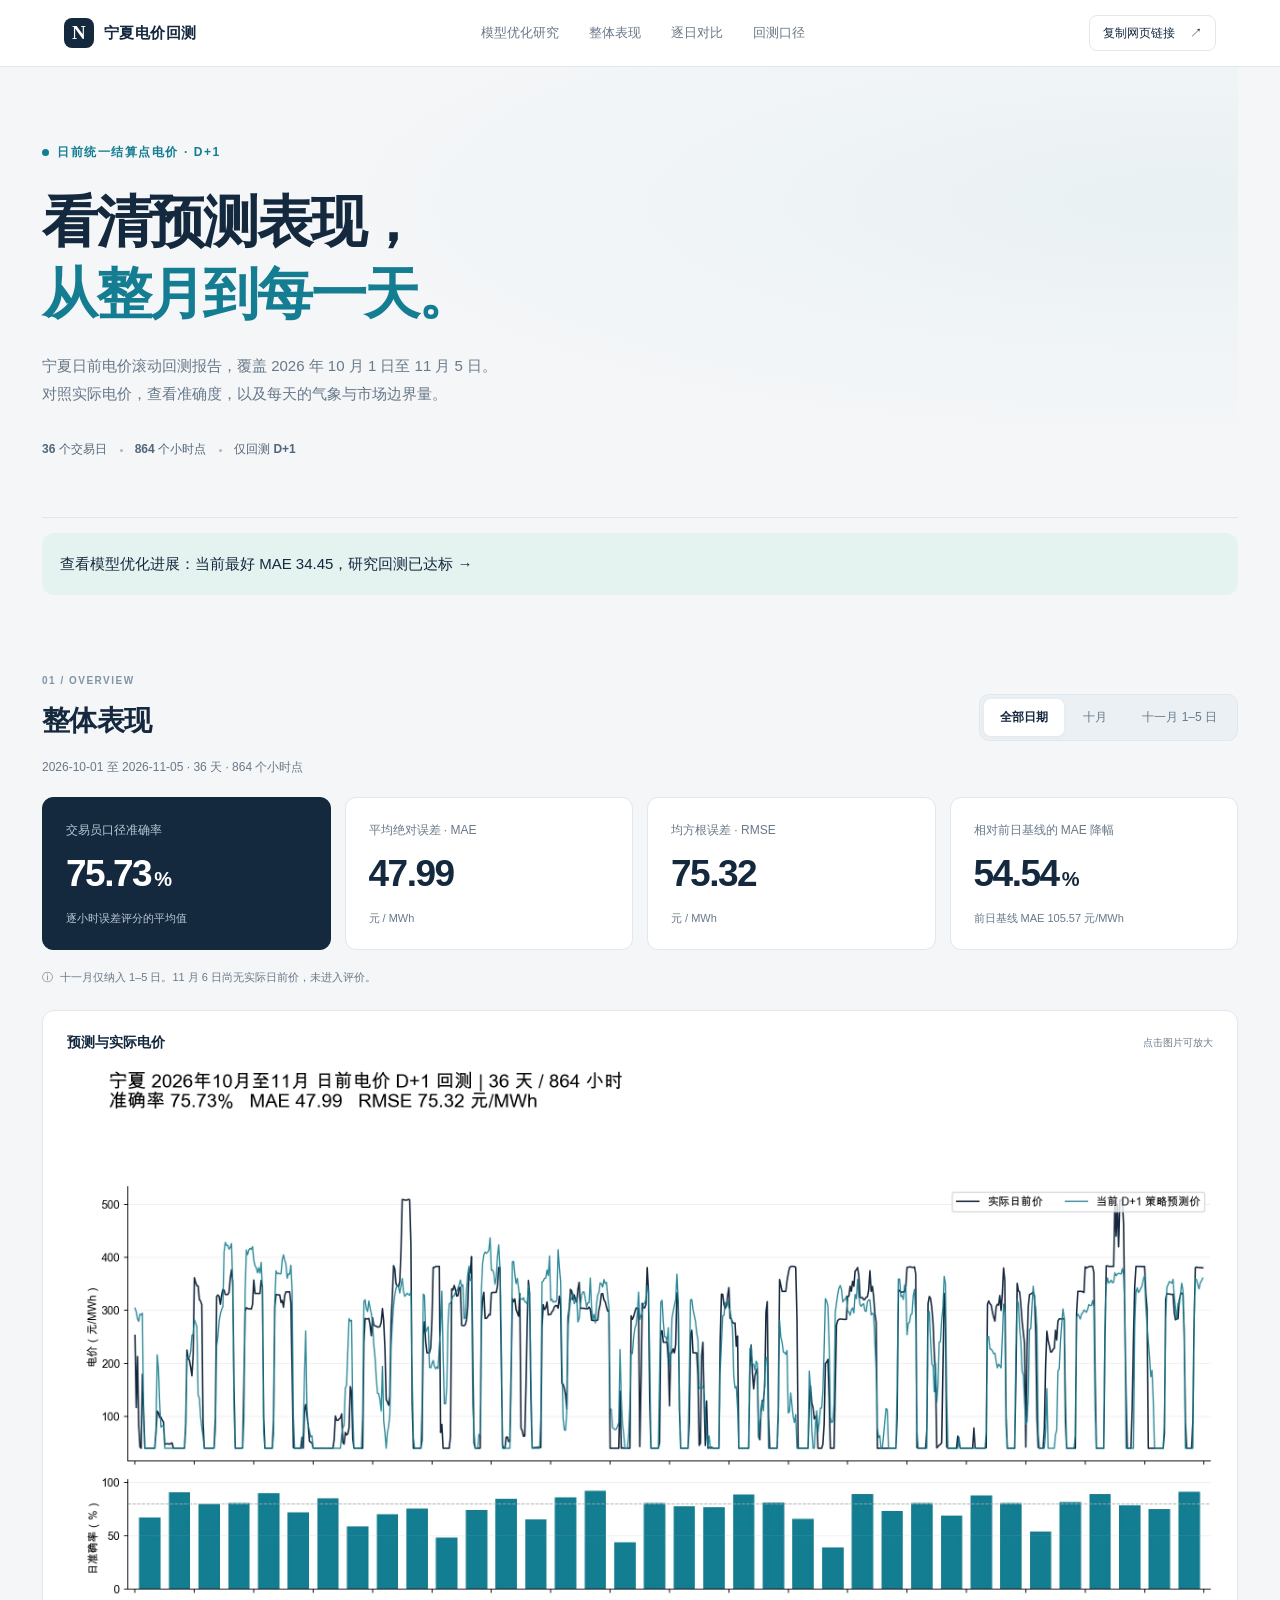
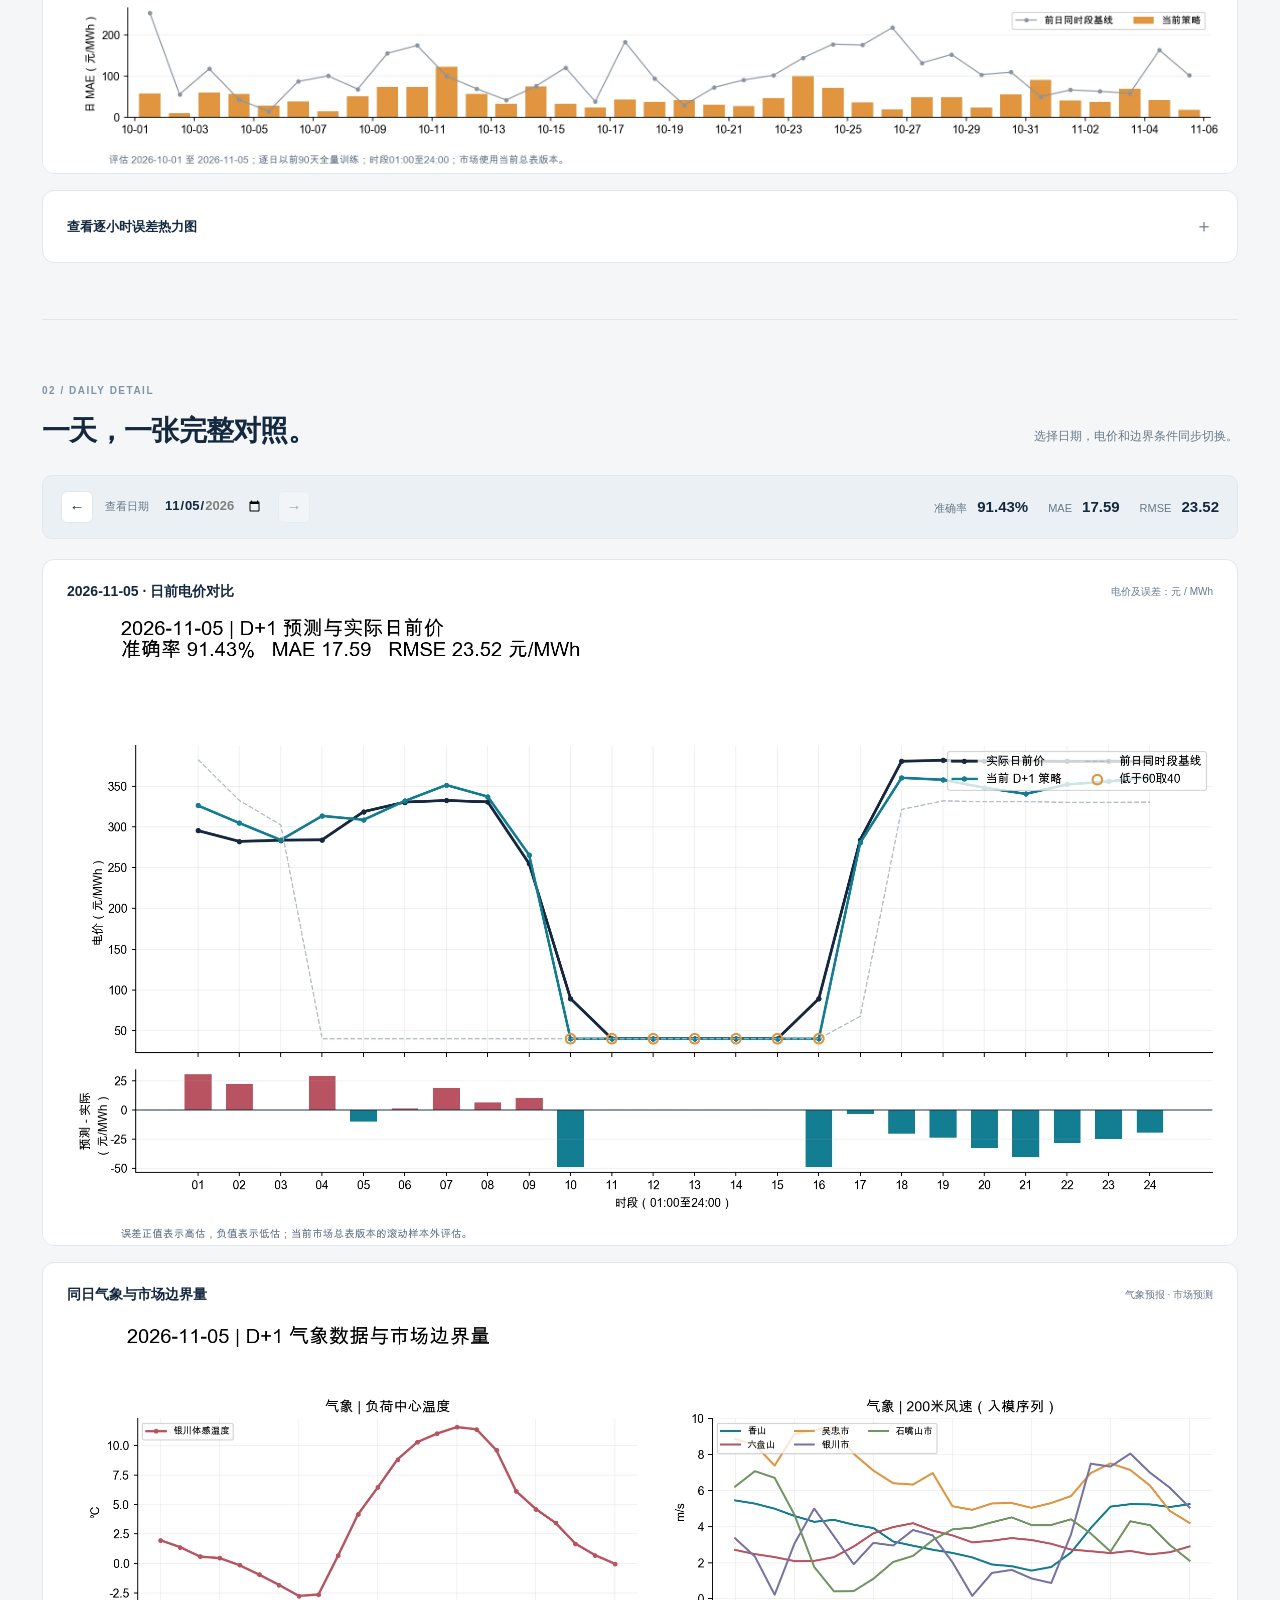
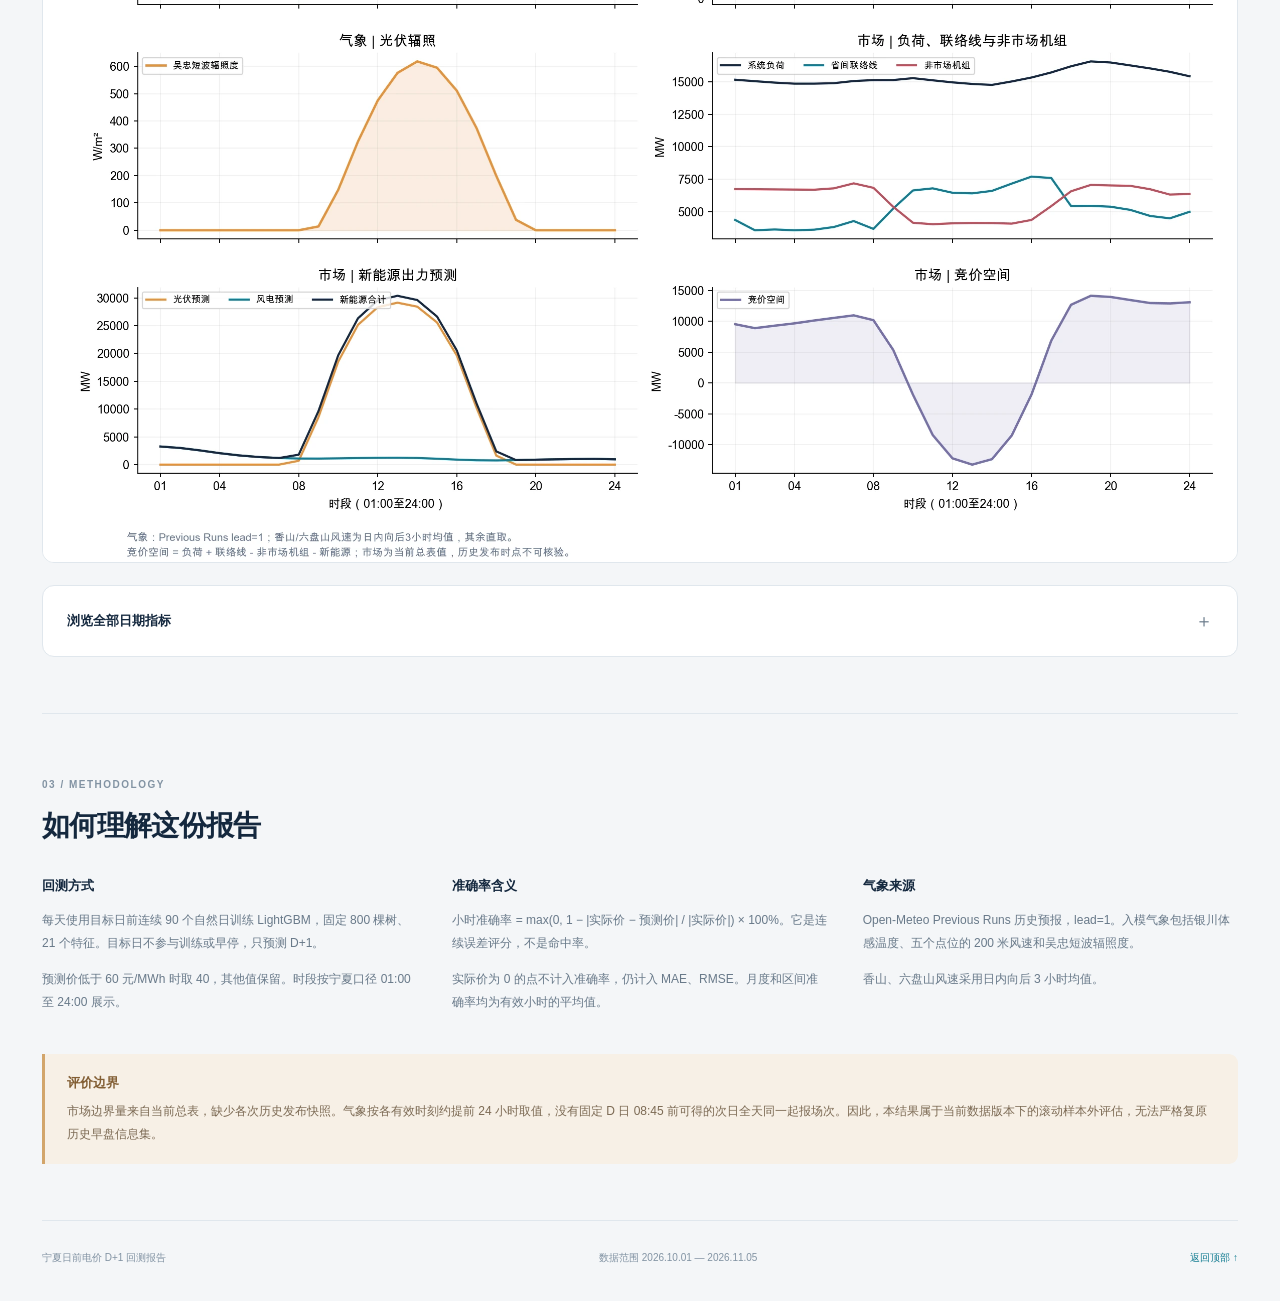
<file: index.html>
<!doctype html>
<html lang="zh-CN">
<head>
  <meta charset="utf-8">
  <meta name="viewport" content="width=device-width,initial-scale=1">
  <meta name="robots" content="noindex,nofollow">
  <meta name="description" content="宁夏日前电价 D+1 回测：2026年10月1日至11月5日，分月准确度、逐日电价对比、气象与市场边界量。">
  <meta name="theme-color" content="#14283e">
  <title>宁夏日前电价 D+1 回测报告</title>
  <link rel="stylesheet" href="style.css">
  <script src="app.js" defer></script>
</head>
<body>
  <header class="topbar"><a class="brand" href="#top"><span class="brand-mark">N</span> 宁夏电价回测</a><nav><a href="optimization/">模型优化研究</a><a href="#overview">整体表现</a><a href="#daily">逐日对比</a><a href="#method">回测口径</a></nav><button class="share" id="share">复制网页链接 <span aria-hidden="true">↗</span></button></header>
  <main id="top">
    <section class="hero">
      <div class="eyebrow"><span class="status-dot"></span> 日前统一结算点电价 · D+1</div>
      <h1>看清预测表现，<br><span>从整月到每一天。</span></h1>
      <p class="intro">宁夏日前电价滚动回测报告，覆盖 2026 年 10 月 1 日至 11 月 5 日。<br class="desktop">对照实际电价，查看准确度，以及每天的气象与市场边界量。</p>
      <div class="hero-foot"><span>36 个交易日</span><span>864 个小时点</span><span>仅回测 D+1</span></div>
    </section>
    <p style="padding:18px;background:#e4f2f0;border-radius:12px"><a href="optimization/">查看模型优化进展：当前最好 MAE 34.45，研究回测已达标 →</a></p>
    <section id="overview" class="section">
      <div class="section-heading"><div><span class="section-num">01 / OVERVIEW</span><h2>整体表现</h2></div><div class="scope-tabs" role="group" aria-label="选择统计范围"><button data-scope="all" aria-pressed="true">全部日期</button><button data-scope="2026-10" aria-pressed="false">十月</button><button data-scope="2026-11" aria-pressed="false">十一月 1–5 日</button></div></div>
      <p class="range-label" id="scope-range">正在加载报告…</p>
      <div class="metrics" aria-live="polite">
        <article class="metric primary"><div>交易员口径准确率</div><strong id="accuracy">—</strong><small>逐小时误差评分的平均值</small></article>
        <article class="metric"><div>平均绝对误差 · MAE</div><strong id="mae">—</strong><small>元 / MWh</small></article>
        <article class="metric"><div>均方根误差 · RMSE</div><strong id="rmse">—</strong><small>元 / MWh</small></article>
        <article class="metric"><div>相对前日基线的 MAE 降幅</div><strong id="gain">—</strong><small id="baseline">前日同时段价格作为基线</small></article>
      </div>
      <p class="coverage"><span aria-hidden="true">ⓘ</span> 十一月仅纳入 1–5 日。11 月 6 日尚无实际日前价，未进入评价。</p>
      <article class="chart-card"><div class="card-heading"><h3>预测与实际电价</h3><span>点击图片可放大</span></div><img id="overview-chart" class="zoomable" alt="区间预测与实际电价、每日准确率与MAE对比" data-zoom></article>
      <details class="chart-card heatmap"><summary>查看逐小时误差热力图 <span>＋</span></summary><img id="heatmap-chart" class="zoomable" alt="逐小时绝对误差与日准确率" data-zoom></details>
    </section>
    <section id="daily" class="section">
      <div class="section-heading"><div><span class="section-num">02 / DAILY DETAIL</span><h2>一天，一张完整对照。</h2></div><p class="section-note">选择日期，电价和边界条件同步切换。</p></div>
      <div class="day-toolbar"><div class="date-controls"><button id="previous" aria-label="前一天">←</button><label for="date">查看日期</label><input id="date" type="date" min="2026-10-01" max="2026-11-05"><button id="next" aria-label="后一天">→</button></div><div class="daily-stat" aria-live="polite"><span>准确率 <b id="day-accuracy">—</b></span><span>MAE <b id="day-mae">—</b></span><span>RMSE <b id="day-rmse">—</b></span></div></div>
      <article class="chart-card"><div class="card-heading"><h3><span id="day-title">—</span> · 日前电价对比</h3><span>电价及误差：元 / MWh</span></div><img id="day-price" class="zoomable" alt="所选日期的实际电价、D+1预测电价及逐时误差" data-zoom></article>
      <article class="chart-card"><div class="card-heading"><h3>同日气象与市场边界量</h3><span>气象预报 · 市场预测</span></div><img id="day-inputs" class="zoomable" alt="所选日期的温度、风速、辐照、系统负荷、新能源及竞价空间" data-zoom></article>
      <details class="table-card"><summary>浏览全部日期指标 <span>＋</span></summary><div class="table-scroll"><table><thead><tr><th>日期</th><th>准确率</th><th>MAE</th><th>RMSE</th><th>平均偏差</th><th>低价修正点数</th></tr></thead><tbody id="daily-table"></tbody></table></div><p class="table-note">点击日期即可切换图表。误差单位：元 / MWh；平均偏差为预测减实际。</p></details>
    </section>
    <section id="method" class="section method-section"><span class="section-num">03 / METHODOLOGY</span><h2>如何理解这份报告</h2><div class="method-grid"><article><h3>回测方式</h3><p>每天使用目标日前连续 90 个自然日训练 LightGBM，固定 800 棵树、21 个特征。目标日不参与训练或早停，只预测 D+1。</p><p>预测价低于 60 元/MWh 时取 40，其他值保留。时段按宁夏口径 01:00 至 24:00 展示。</p></article><article><h3>准确率含义</h3><p>小时准确率 = max(0, 1 − |实际价 − 预测价| / |实际价|) × 100%。它是连续误差评分，不是命中率。</p><p>实际价为 0 的点不计入准确率，仍计入 MAE、RMSE。月度和区间准确率均为有效小时的平均值。</p></article><article><h3>气象来源</h3><p>Open-Meteo Previous Runs 历史预报，lead=1。入模气象包括银川体感温度、五个点位的 200 米风速和吴忠短波辐照度。</p><p>香山、六盘山风速采用日内向后 3 小时均值。</p></article></div><div class="method-limit"><h3>评价边界</h3><p>市场边界量来自当前总表，缺少各次历史发布快照。气象按各有效时刻约提前 24 小时取值，没有固定 D 日 08:45 前可得的次日全天同一起报场次。因此，本结果属于当前数据版本下的滚动样本外评估，无法严格复原历史早盘信息集。</p></div></section>
  </main>
  <footer><span>宁夏日前电价 D+1 回测报告</span><span>数据范围 2026.10.01 — 2026.11.05</span><a href="#top">返回顶部 ↑</a></footer>
  <dialog id="zoom-dialog" aria-label="放大查看图表"><button id="close-zoom" aria-label="关闭放大图">关闭 ×</button><img id="zoom-image" alt="放大图表"></dialog>
  <div id="toast" role="status" aria-live="polite"></div>
</body></html>
</file>
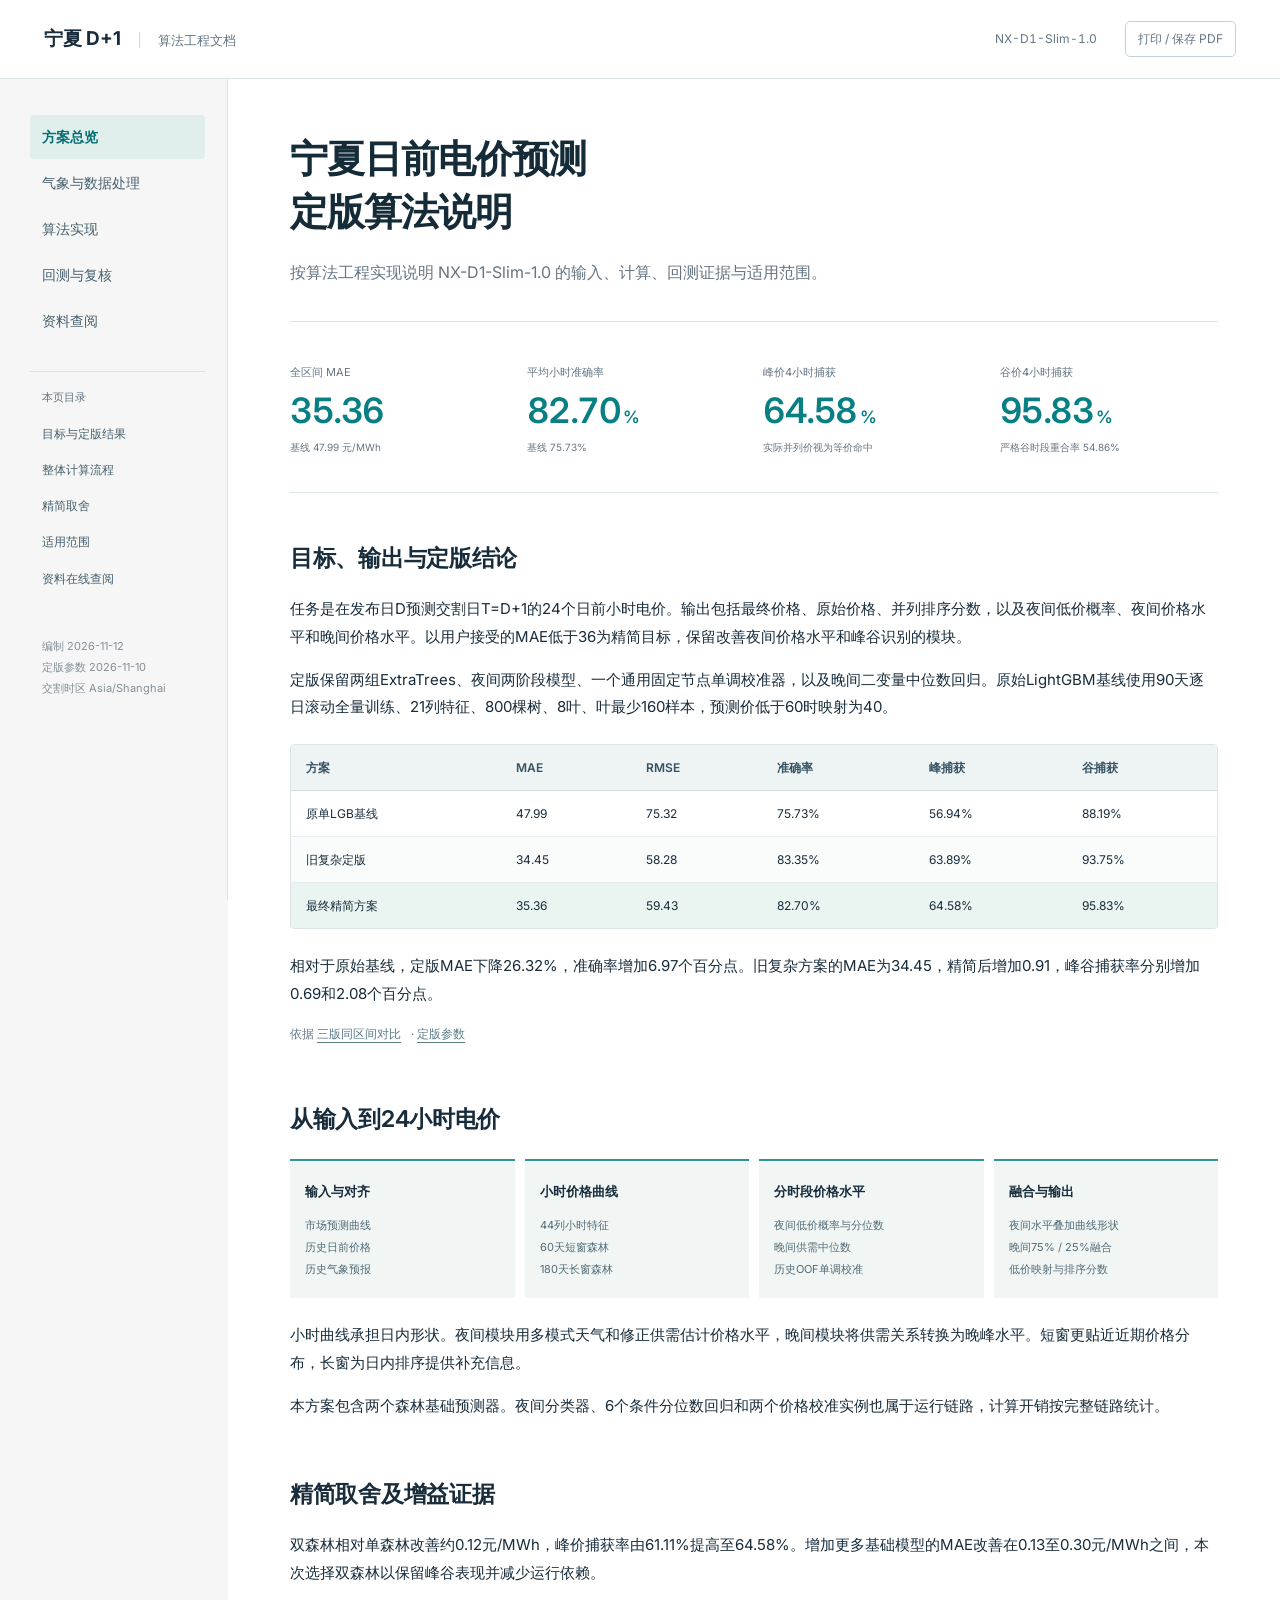
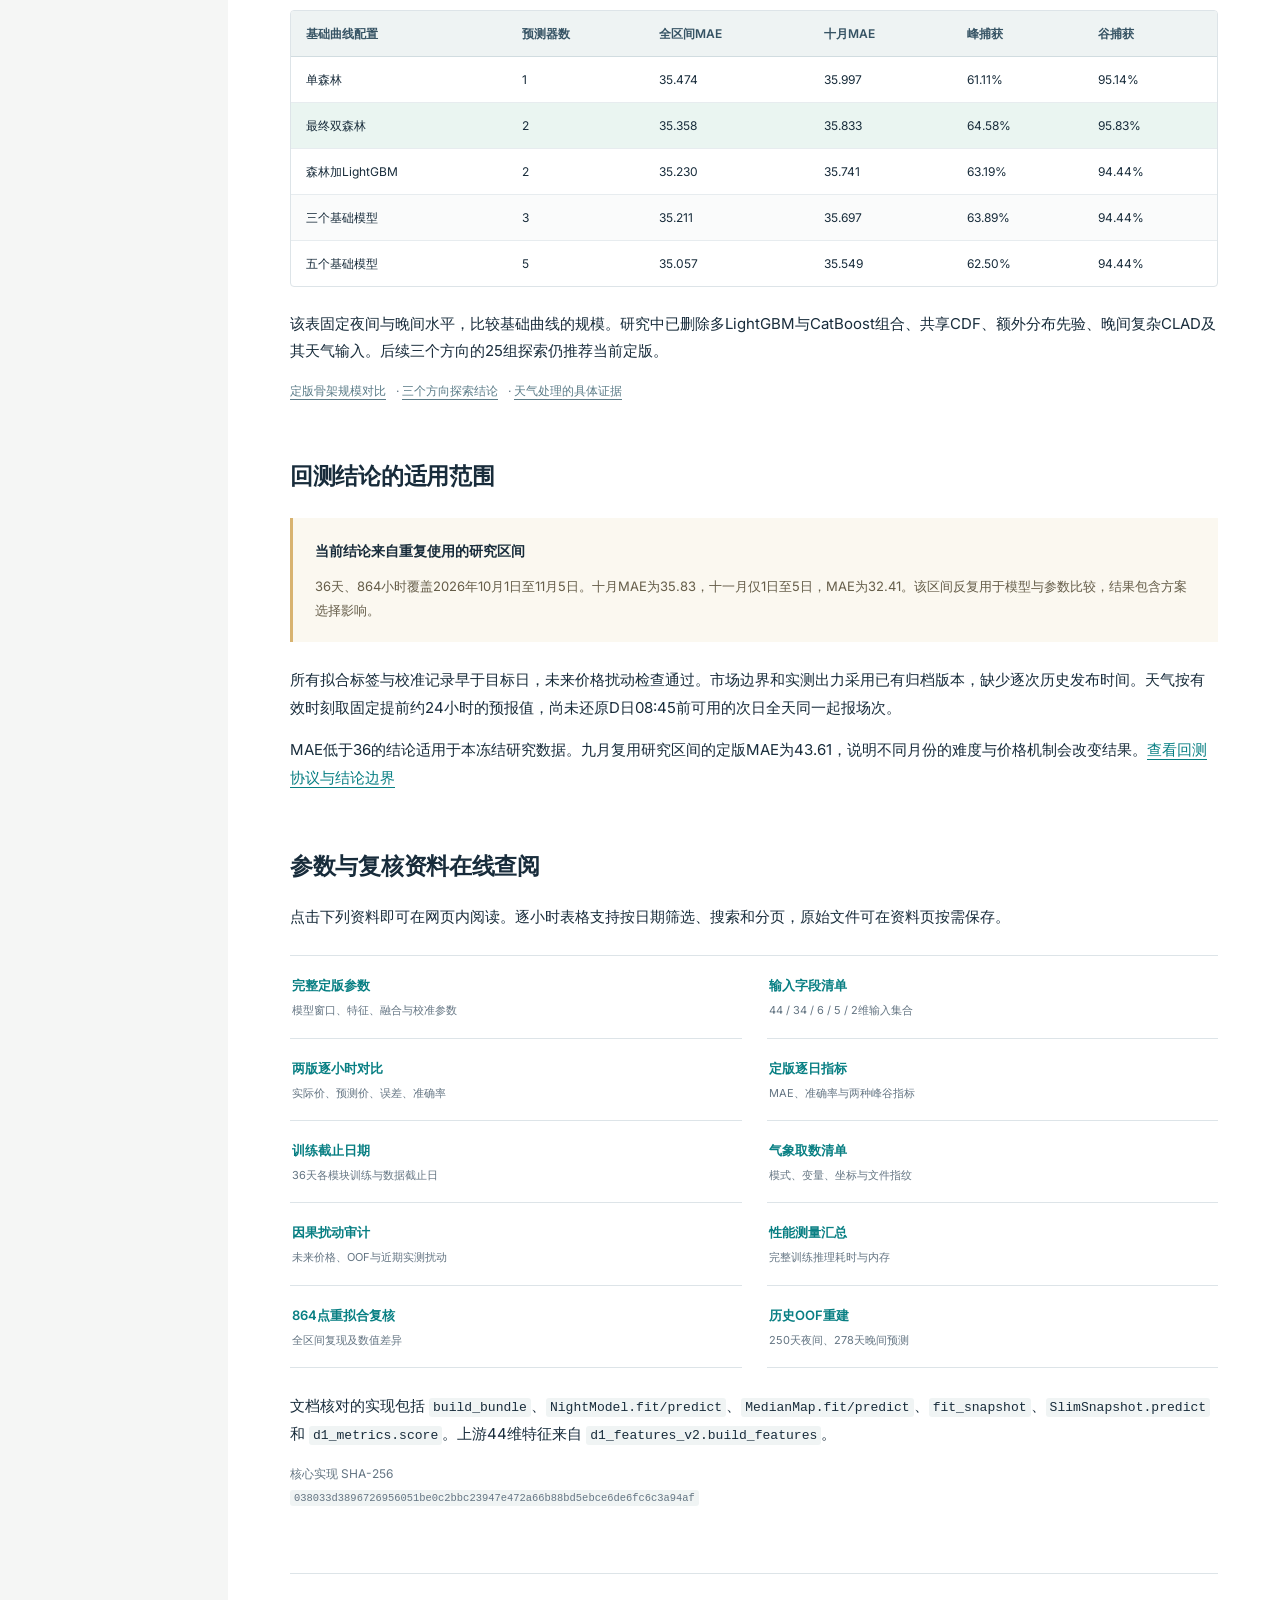
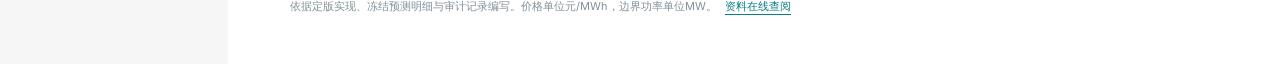
<file: algorithm/index.html>
<!doctype html>
<html lang="zh-CN"><head><meta charset="utf-8"><meta name="viewport" content="width=device-width,initial-scale=1">
<meta name="description" content="按算法工程实现说明 NX-D1-Slim-1.0 的输入、计算、回测证据与适用范围。"><meta name="color-scheme" content="light"><title>宁夏日前电价预测 定版算法说明 · 宁夏D1算法工程文档</title>
<link rel="stylesheet" href="assets/style.css?v=2127a3fffd"><script src="assets/app.js?v=2728bcb90c" defer></script><script src="assets/resources.js?v=71de764c98" defer></script></head><body>
<a class="skip" href="#main">跳到正文</a><header class="topbar"><a class="brand" href="index.html">宁夏 D+1<span>算法工程文档</span></a><span class="version">NX-D1-Slim-1.0</span><button type="button" class="print" data-print>打印 / 保存 PDF</button></header>
<div class="layout"><aside class="sidebar"><nav aria-label="文档章节"><a href="index.html" aria-current="page">方案总览</a><a href="weather.html">气象与数据处理</a><a href="model.html">算法实现</a><a href="backtest.html">回测与复核</a><a href="resources.html">资料查阅</a></nav><div class="toc"><p>本页目录</p><nav aria-label="本页目录"><a href="#scope">目标与定版结果</a><a href="#architecture">整体计算流程</a><a href="#choice">精简取舍</a><a href="#limits">适用范围</a><a href="#evidence">资料在线查阅</a></nav></div><p class="sidebar-note">编制 2026-11-12<br>定版参数 2026-11-10<br>交割时区 Asia/Shanghai</p></aside>
<main id="main"><header class="article-header"><h1>宁夏日前电价预测<br>定版算法说明</h1><p class="lead">按算法工程实现说明 NX-D1-Slim-1.0 的输入、计算、回测证据与适用范围。</p></header>
<div class="metrics">
<div><span>全区间 MAE</span><strong>35.36</strong><small>基线 47.99 元/MWh</small></div>
<div><span>平均小时准确率</span><strong>82.70<em>%</em></strong><small>基线 75.73%</small></div>
<div><span>峰价4小时捕获</span><strong>64.58<em>%</em></strong><small>实际并列价视为等价命中</small></div>
<div><span>谷价4小时捕获</span><strong>95.83<em>%</em></strong><small>严格谷时段重合率 54.86%</small></div>
</div>
<section id="scope"><h2>目标、输出与定版结论</h2>
<p>任务是在发布日D预测交割日T=D+1的24个日前小时电价。输出包括最终价格、原始价格、并列排序分数，以及夜间低价概率、夜间价格水平和晚间价格水平。以用户接受的MAE低于36为精简目标，保留改善夜间价格水平和峰谷识别的模块。</p>
<p>定版保留两组ExtraTrees、夜间两阶段模型、一个通用固定节点单调校准器，以及晚间二变量中位数回归。原始LightGBM基线使用90天逐日滚动全量训练、21列特征、800棵树、8叶、叶最少160样本，预测价低于60时映射为40。</p>
<div class="table-scroll" tabindex="0"><table><thead><tr><th scope="col">方案</th><th scope="col">MAE</th><th scope="col">RMSE</th><th scope="col">准确率</th><th scope="col">峰捕获</th><th scope="col">谷捕获</th></tr></thead><tbody><tr><td>原单LGB基线</td><td>47.99</td><td>75.32</td><td>75.73%</td><td>56.94%</td><td>88.19%</td></tr><tr><td>旧复杂定版</td><td>34.45</td><td>58.28</td><td>83.35%</td><td>63.89%</td><td>93.75%</td></tr><tr class="selected"><td>最终精简方案</td><td>35.36</td><td>59.43</td><td>82.70%</td><td>64.58%</td><td>95.83%</td></tr></tbody></table></div>
<p>相对于原始基线，定版MAE下降26.32%，准确率增加6.97个百分点。旧复杂方案的MAE为34.45，精简后增加0.91，峰谷捕获率分别增加0.69和2.08个百分点。</p>
<p class="source">依据 <a href="resources.html?file=model_comparison.csv">三版同区间对比</a> · <a href="resources.html?file=parameters.json">定版参数</a></p>
</section>
<section id="architecture"><h2>从输入到24小时电价</h2>
<div class="flow">
<div><b>输入与对齐</b><span>市场预测曲线<br>历史日前价格<br>历史气象预报</span></div>
<div><b>小时价格曲线</b><span>44列小时特征<br>60天短窗森林<br>180天长窗森林</span></div>
<div><b>分时段价格水平</b><span>夜间低价概率与分位数<br>晚间供需中位数<br>历史OOF单调校准</span></div>
<div><b>融合与输出</b><span>夜间水平叠加曲线形状<br>晚间75% / 25%融合<br>低价映射与排序分数</span></div>
</div>
<p>小时曲线承担日内形状。夜间模块用多模式天气和修正供需估计价格水平，晚间模块将供需关系转换为晚峰水平。短窗更贴近近期价格分布，长窗为日内排序提供补充信息。</p>
<p>本方案包含两个森林基础预测器。夜间分类器、6个条件分位数回归和两个价格校准实例也属于运行链路，计算开销按完整链路统计。</p>
</section>
<section id="choice"><h2>精简取舍及增益证据</h2>
<p>双森林相对单森林改善约0.12元/MWh，峰价捕获率由61.11%提高至64.58%。增加更多基础模型的MAE改善在0.13至0.30元/MWh之间，本次选择双森林以保留峰谷表现并减少运行依赖。</p>
<div class="table-scroll" tabindex="0"><table><thead><tr><th scope="col">基础曲线配置</th><th scope="col">预测器数</th><th scope="col">全区间MAE</th><th scope="col">十月MAE</th><th scope="col">峰捕获</th><th scope="col">谷捕获</th></tr></thead><tbody><tr><td>单森林</td><td>1</td><td>35.474</td><td>35.997</td><td>61.11%</td><td>95.14%</td></tr><tr class="selected"><td>最终双森林</td><td>2</td><td>35.358</td><td>35.833</td><td>64.58%</td><td>95.83%</td></tr><tr><td>森林加LightGBM</td><td>2</td><td>35.230</td><td>35.741</td><td>63.19%</td><td>94.44%</td></tr><tr><td>三个基础模型</td><td>3</td><td>35.211</td><td>35.697</td><td>63.89%</td><td>94.44%</td></tr><tr><td>五个基础模型</td><td>5</td><td>35.057</td><td>35.549</td><td>62.50%</td><td>94.44%</td></tr></tbody></table></div>
<p>该表固定夜间与晚间水平，比较基础曲线的规模。研究中已删除多LightGBM与CatBoost组合、共享CDF、额外分布先验、晚间复杂CLAD及其天气输入。后续三个方向的25组探索仍推荐当前定版。</p>
<p class="source"><a href="resources.html?file=model_size_tradeoff.csv">定版骨架规模对比</a> · <a href="resources.html?file=three_direction_selection.json">三个方向探索结论</a> · <a href="weather.html#evidence">天气处理的具体证据</a></p>
</section>
<section id="limits"><h2>回测结论的适用范围</h2>
<aside class="callout"><strong>当前结论来自重复使用的研究区间</strong><p>36天、864小时覆盖2026年10月1日至11月5日。十月MAE为35.83，十一月仅1日至5日，MAE为32.41。该区间反复用于模型与参数比较，结果包含方案选择影响。</p></aside>
<p>所有拟合标签与校准记录早于目标日，未来价格扰动检查通过。市场边界和实测出力采用已有归档版本，缺少逐次历史发布时间。天气按有效时刻取固定提前约24小时的预报值，尚未还原D日08:45前可用的次日全天同一起报场次。</p>
<p>MAE低于36的结论适用于本冻结研究数据。九月复用研究区间的定版MAE为43.61，说明不同月份的难度与价格机制会改变结果。<a href="backtest.html#limits">查看回测协议与结论边界</a></p>
</section>
<section id="evidence"><h2>参数与复核资料在线查阅</h2>
<p>点击下列资料即可在网页内阅读。逐小时表格支持按日期筛选、搜索和分页，原始文件可在资料页按需保存。</p>
<div class="downloads">
<a href="resources.html?file=parameters.json"><b>完整定版参数</b><span>模型窗口、特征、融合与校准参数</span></a>
<a href="resources.html?file=feature_dictionary.csv"><b>输入字段清单</b><span>44 / 34 / 6 / 5 / 2维输入集合</span></a>
<a href="resources.html?file=hourly_comparison.csv"><b>两版逐小时对比</b><span>实际价、预测价、误差、准确率</span></a>
<a href="resources.html?file=final_daily_metrics.csv"><b>定版逐日指标</b><span>MAE、准确率与两种峰谷指标</span></a>
<a href="resources.html?file=training_cutoffs.csv"><b>训练截止日期</b><span>36天各模块训练与数据截止日</span></a>
<a href="resources.html?file=weather_manifest.json"><b>气象取数清单</b><span>模式、变量、坐标与文件指纹</span></a>
<a href="resources.html?file=causality_audit.json"><b>因果扰动审计</b><span>未来价格、OOF与近期实测扰动</span></a>
<a href="resources.html?file=performance.json"><b>性能测量汇总</b><span>完整训练推理耗时与内存</span></a>
<a href="resources.html?file=fresh_reproduction.json"><b>864点重拟合复核</b><span>全区间复现及数值差异</span></a>
<a href="resources.html?file=history_reproduction.json"><b>历史OOF重建</b><span>250天夜间、278天晚间预测</span></a>
</div>
<p>文档核对的实现包括 <code>build_bundle</code>、<code>NightModel.fit/predict</code>、<code>MedianMap.fit/predict</code>、<code>fit_snapshot</code>、<code>SlimSnapshot.predict</code> 和 <code>d1_metrics.score</code>。上游44维特征来自 <code>d1_features_v2.build_features</code>。</p>
<p class="source">核心实现 SHA-256<br><code class="hash">038033d3896726956051be0c2bbc23947e472a66b88bd5ebce6de6fc6c3a94af</code></p>
</section>

<footer>依据定版实现、冻结预测明细与审计记录编写。价格单位元/MWh，边界功率单位MW。<a href="index.html#evidence">资料在线查阅</a></footer></main></div></body></html>
</file>
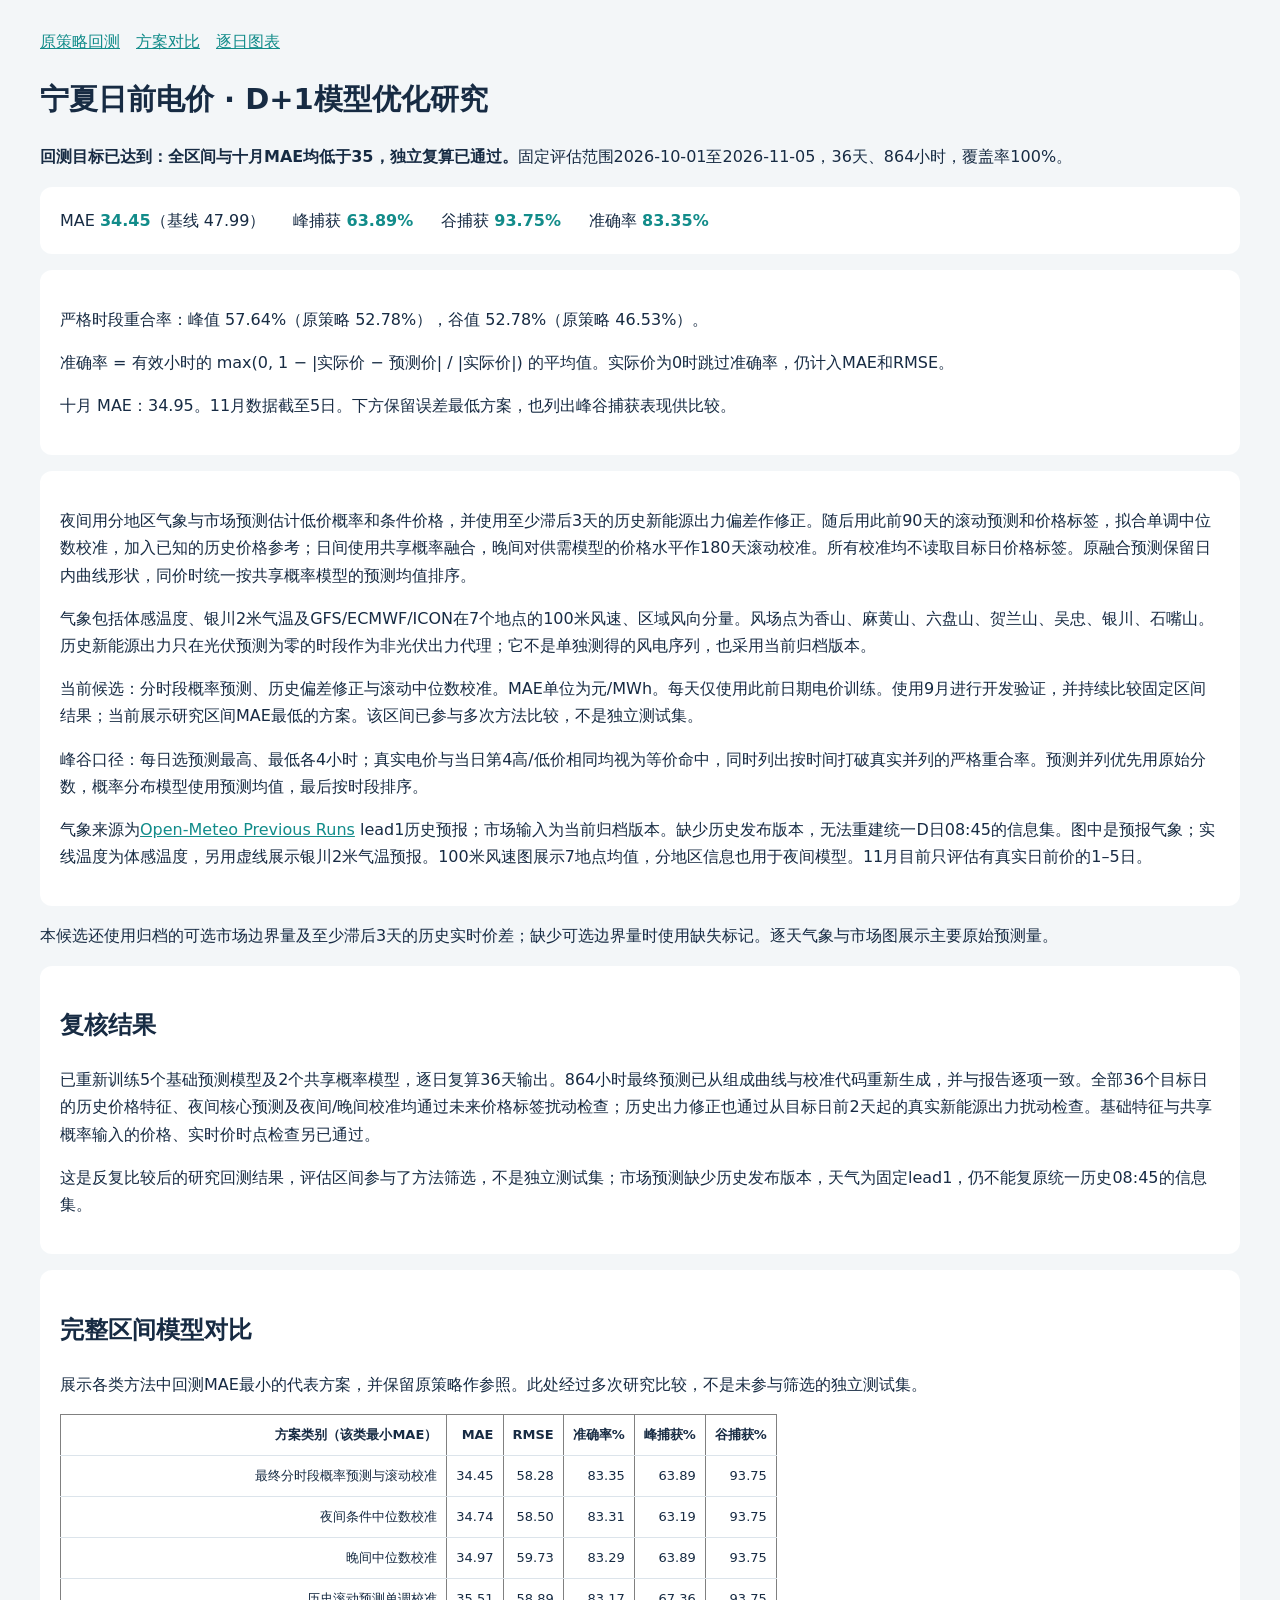
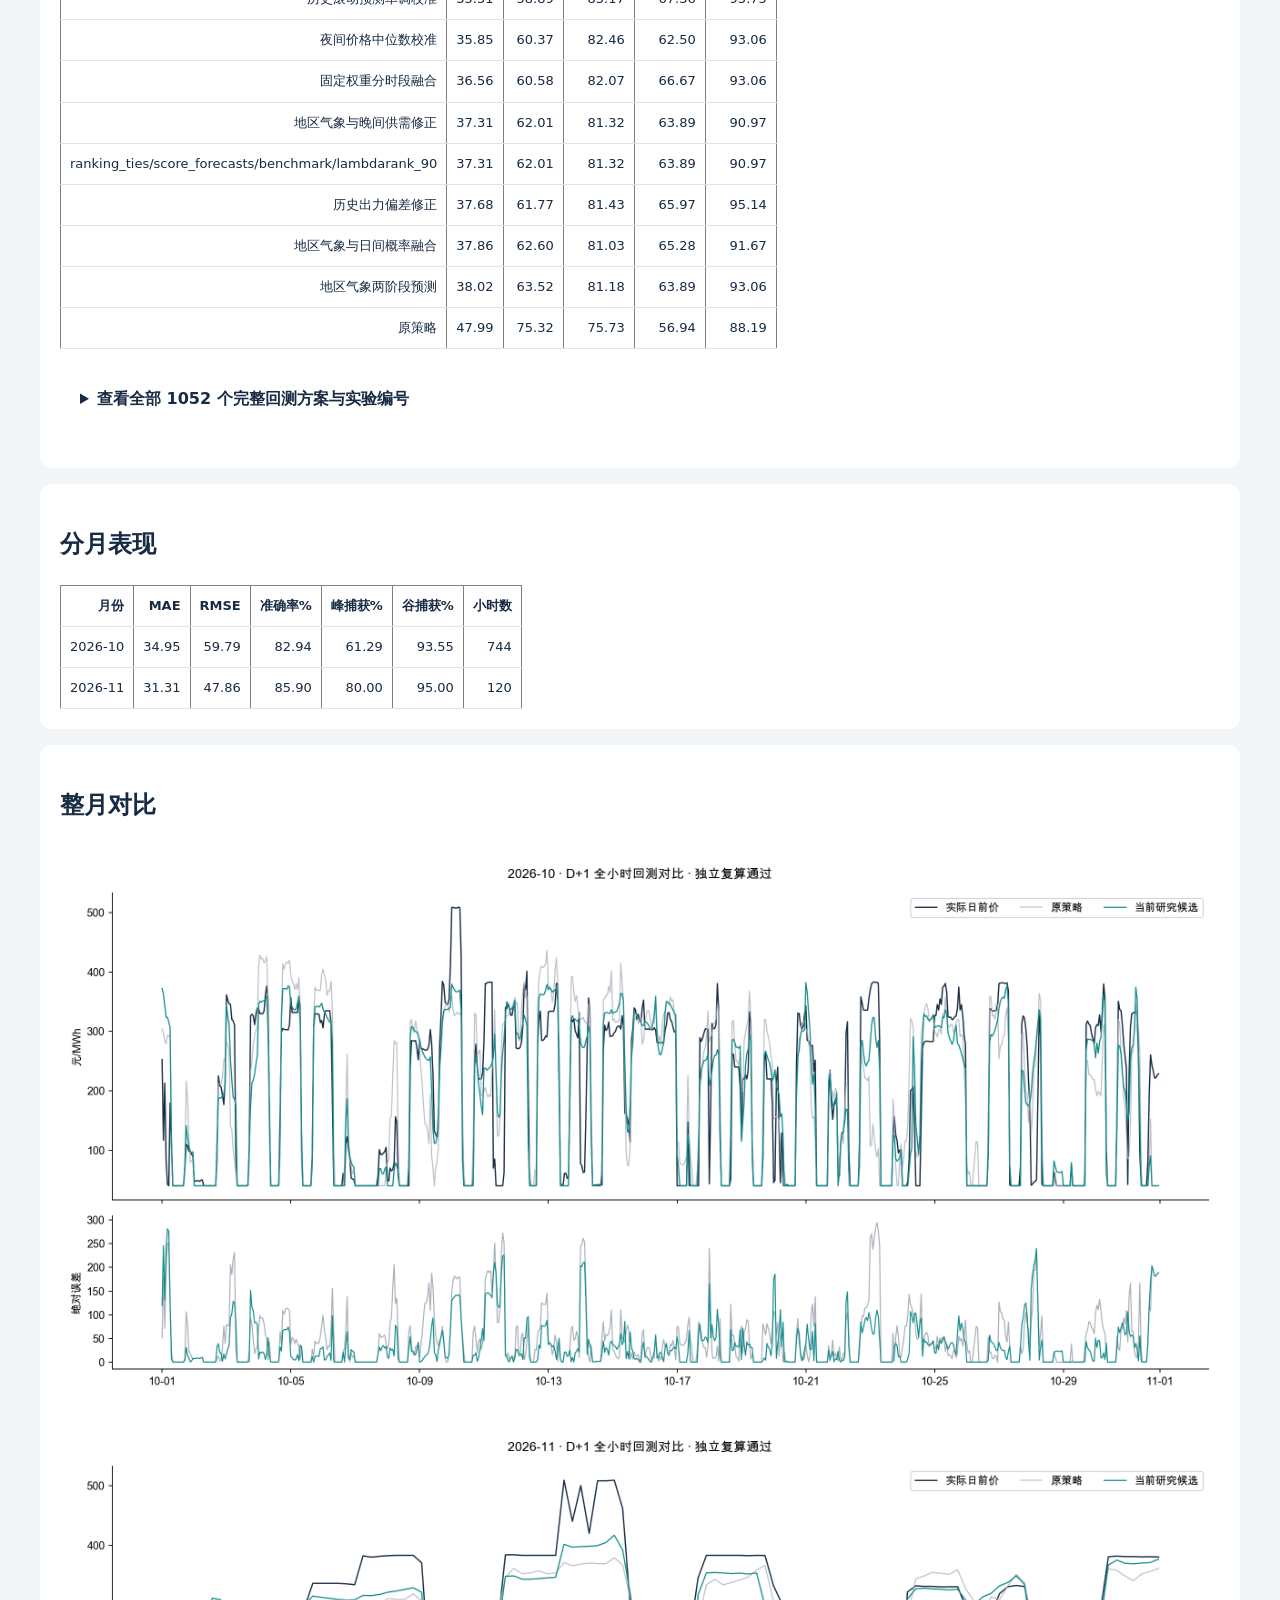
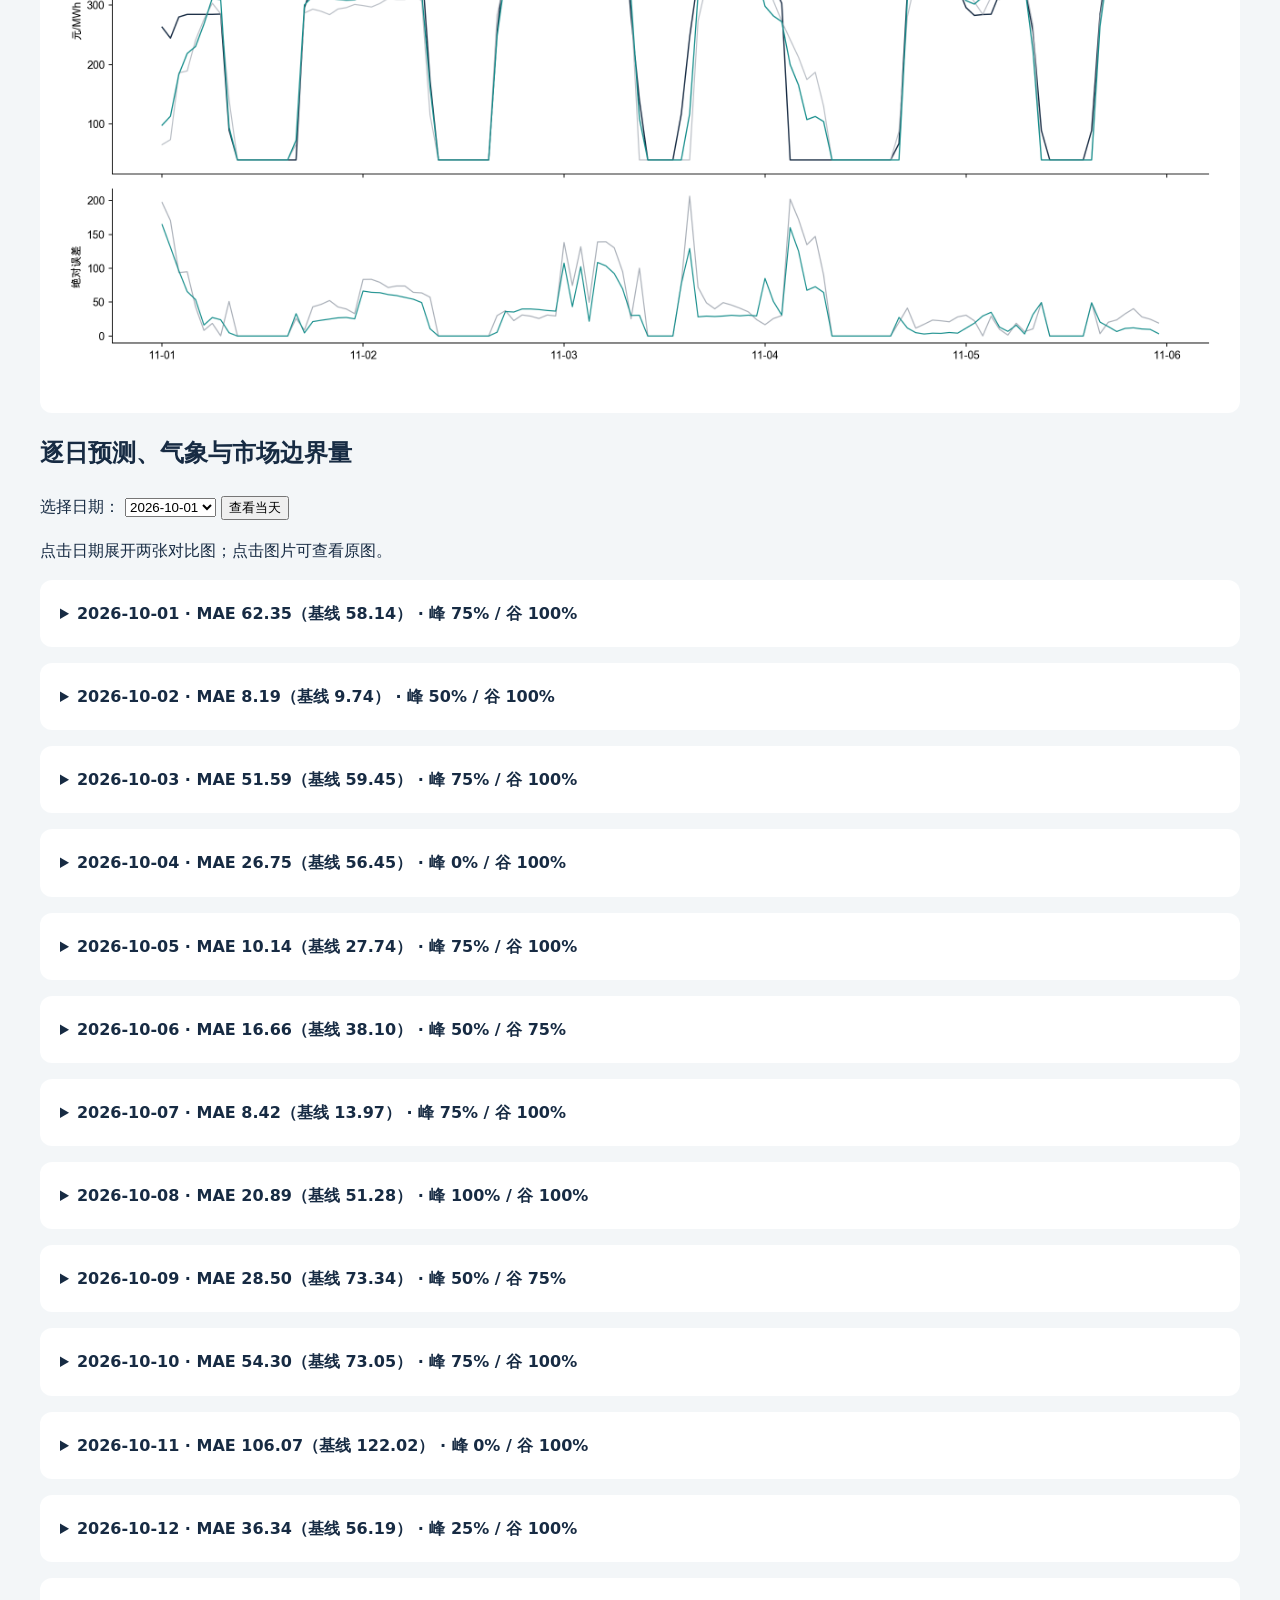
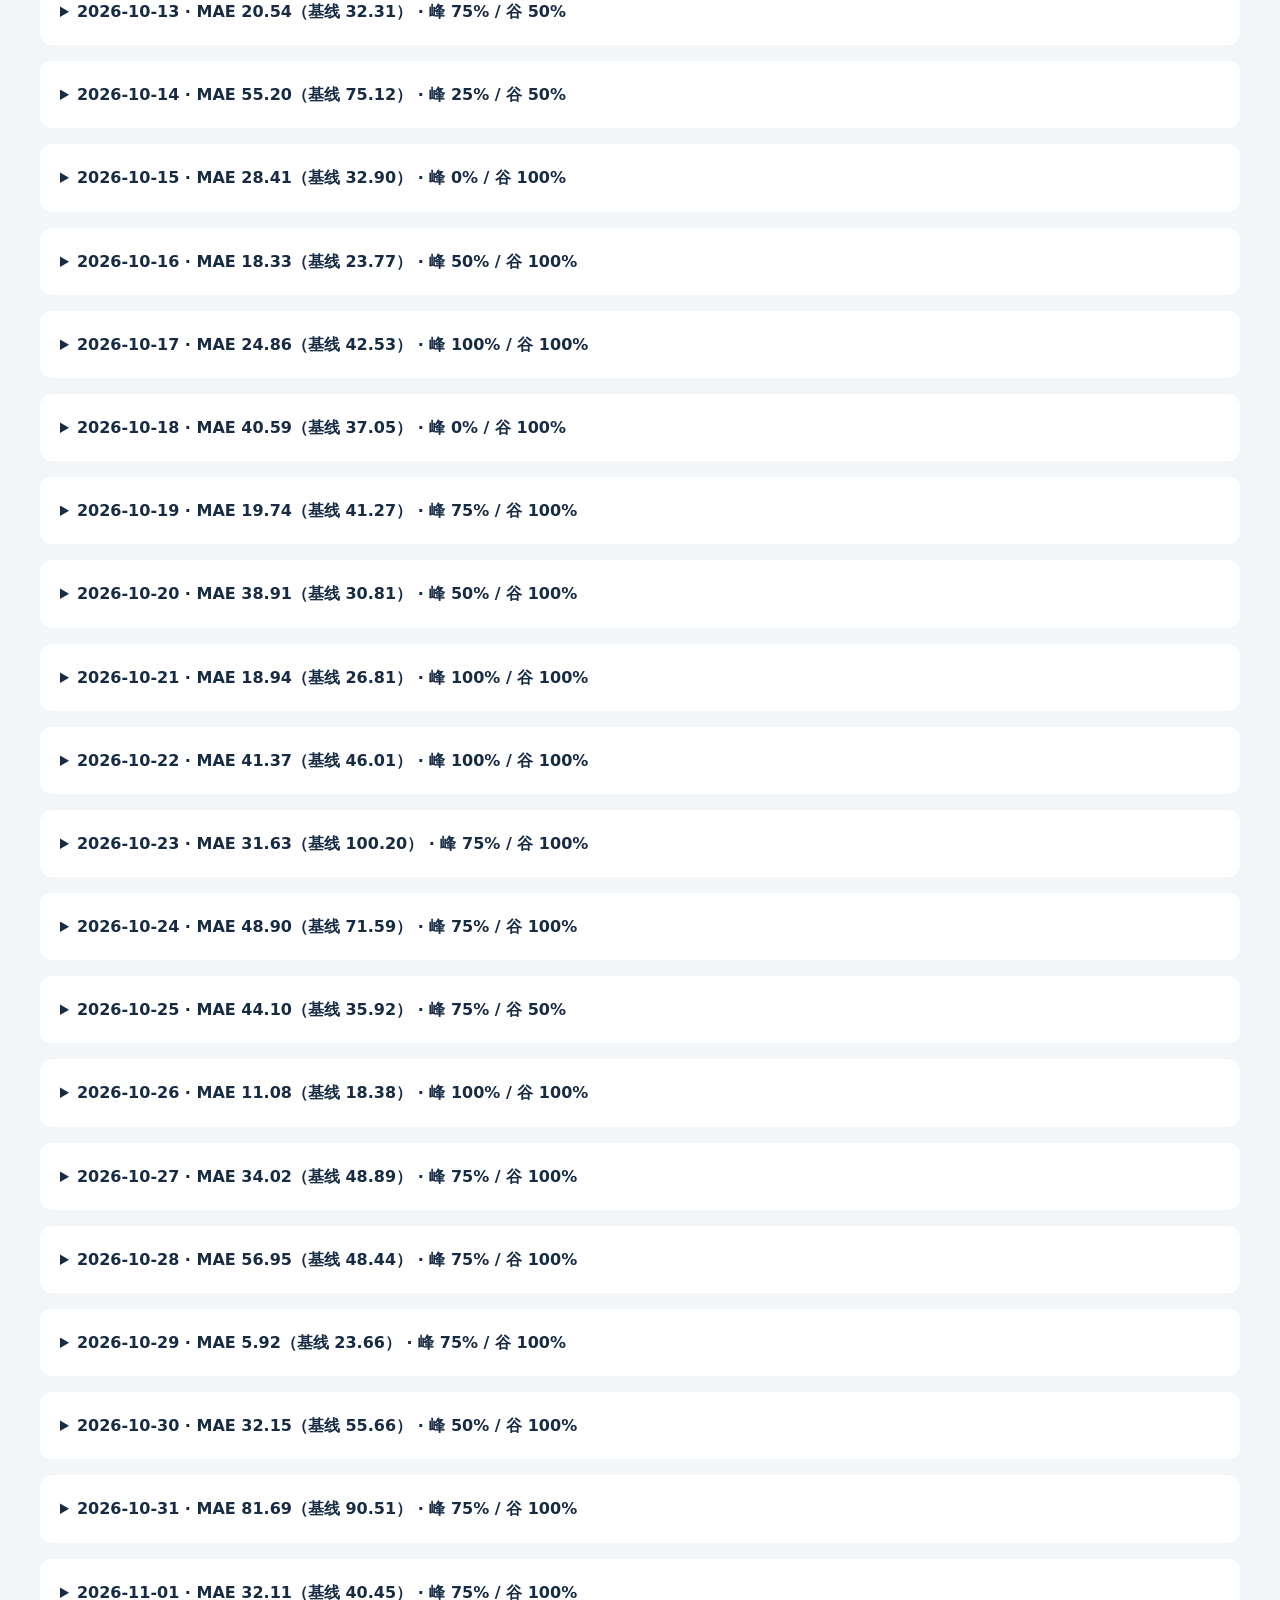
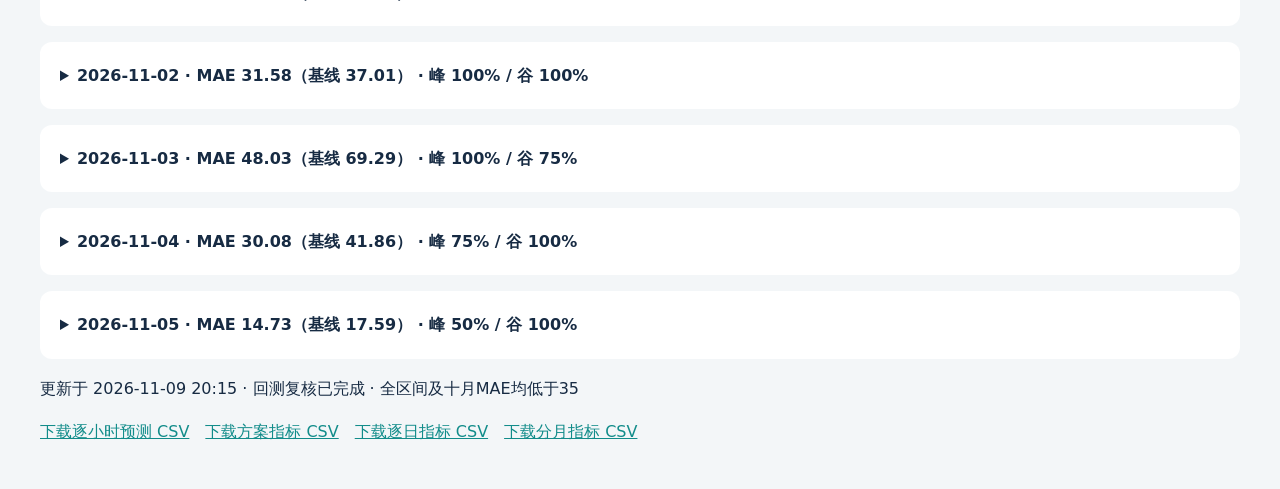
<file: optimization/index.html>
<!doctype html><html lang="zh-CN"><meta charset="utf-8"><meta name="robots" content="noindex,nofollow"><meta name="viewport" content="width=device-width,initial-scale=1"><title>宁夏D+1模型优化研究</title>
<style>body{background:#f3f6f8;color:#172b43;font:16px/1.7 system-ui,sans-serif;margin:0}main{max-width:1200px;margin:auto;padding:28px 18px}section,details{background:white;padding:20px;border-radius:12px;margin:16px 0}h1{font-size:29px}img{width:100%;height:auto;margin:12px 0}table{border-collapse:collapse;font-size:13px;white-space:nowrap}th,td{padding:9px;border-bottom:1px solid #dce4eb;text-align:right}summary{cursor:pointer;font-weight:600}.scroll{overflow:auto}.kpi{display:flex;gap:28px;flex-wrap:wrap}b{color:#128c8a}a{color:#128c8a}</style><main><nav><a href="../">原策略回测</a>　<a href="#comparison">方案对比</a>　<a href="#daily">逐日图表</a></nav>
<h1>宁夏日前电价 · D+1模型优化研究</h1><p><strong>回测目标已达到：全区间与十月MAE均低于35，独立复算已通过。</strong>固定评估范围2026-10-01至2026-11-05，36天、864小时，覆盖率100%。</p>
<section class="kpi"><span>MAE <b>34.45</b>（基线 47.99）</span><span>峰捕获 <b>63.89%</b></span><span>谷捕获 <b>93.75%</b></span><span>准确率 <b>83.35%</b></span></section>
<section><p>严格时段重合率：峰值 57.64%（原策略 52.78%），谷值 52.78%（原策略 46.53%）。</p>
<p>准确率 = 有效小时的 max(0, 1 − |实际价 − 预测价| / |实际价|) 的平均值。实际价为0时跳过准确率，仍计入MAE和RMSE。</p>
<p>十月 MAE：34.95。11月数据截至5日。下方保留误差最低方案，也列出峰谷捕获表现供比较。</p></section><section><p>夜间用分地区气象与市场预测估计低价概率和条件价格，并使用至少滞后3天的历史新能源出力偏差作修正。随后用此前90天的滚动预测和价格标签，拟合单调中位数校准，加入已知的历史价格参考；日间使用共享概率融合，晚间对供需模型的价格水平作180天滚动校准。所有校准均不读取目标日价格标签。原融合预测保留日内曲线形状，同价时统一按共享概率模型的预测均值排序。</p><p>气象包括体感温度、银川2米气温及GFS/ECMWF/ICON在7个地点的100米风速、区域风向分量。风场点为香山、麻黄山、六盘山、贺兰山、吴忠、银川、石嘴山。历史新能源出力只在光伏预测为零的时段作为非光伏出力代理；它不是单独测得的风电序列，也采用当前归档版本。</p><p>当前候选：分时段概率预测、历史偏差修正与滚动中位数校准。MAE单位为元/MWh。每天仅使用此前日期电价训练。使用9月进行开发验证，并持续比较固定区间结果；当前展示研究区间MAE最低的方案。该区间已参与多次方法比较，不是独立测试集。</p><p>峰谷口径：每日选预测最高、最低各4小时；真实电价与当日第4高/低价相同均视为等价命中，同时列出按时间打破真实并列的严格重合率。预测并列优先用原始分数，概率分布模型使用预测均值，最后按时段排序。</p><p>气象来源为<a href="https://open-meteo.com/en/docs/previous-runs-api" target="_blank" rel="noopener">Open-Meteo Previous Runs</a> lead1历史预报；市场输入为当前归档版本。缺少历史发布版本，无法重建统一D日08:45的信息集。图中是预报气象；实线温度为体感温度，另用虚线展示银川2米气温预报。100米风速图展示7地点均值，分地区信息也用于夜间模型。11月目前只评估有真实日前价的1–5日。</p></section>
<p>本候选还使用归档的可选市场边界量及至少滞后3天的历史实时价差；缺少可选边界量时使用缺失标记。逐天气象与市场图展示主要原始预测量。</p><section><h2>复核结果</h2><p>已重新训练5个基础预测模型及2个共享概率模型，逐日复算36天输出。864小时最终预测已从组成曲线与校准代码重新生成，并与报告逐项一致。全部36个目标日的历史价格特征、夜间核心预测及夜间/晚间校准均通过未来价格标签扰动检查；历史出力修正也通过从目标日前2天起的真实新能源出力扰动检查。基础特征与共享概率输入的价格、实时价时点检查另已通过。</p><p>这是反复比较后的研究回测结果，评估区间参与了方法筛选，不是独立测试集；市场预测缺少历史发布版本，天气为固定lead1，仍不能复原统一历史08:45的信息集。</p></section><section id="comparison"><h2>完整区间模型对比</h2><p>展示各类方法中回测MAE最小的代表方案，并保留原策略作参照。此处经过多次研究比较，不是未参与筛选的独立测试集。</p><div class="scroll"><table border="1" class="dataframe">
  <thead>
    <tr style="text-align: right;">
      <th>方案类别（该类最小MAE）</th>
      <th>MAE</th>
      <th>RMSE</th>
      <th>准确率%</th>
      <th>峰捕获%</th>
      <th>谷捕获%</th>
    </tr>
  </thead>
  <tbody>
    <tr>
      <td>最终分时段概率预测与滚动校准</td>
      <td>34.45</td>
      <td>58.28</td>
      <td>83.35</td>
      <td>63.89</td>
      <td>93.75</td>
    </tr>
    <tr>
      <td>夜间条件中位数校准</td>
      <td>34.74</td>
      <td>58.50</td>
      <td>83.31</td>
      <td>63.19</td>
      <td>93.75</td>
    </tr>
    <tr>
      <td>晚间中位数校准</td>
      <td>34.97</td>
      <td>59.73</td>
      <td>83.29</td>
      <td>63.89</td>
      <td>93.75</td>
    </tr>
    <tr>
      <td>历史滚动预测单调校准</td>
      <td>35.51</td>
      <td>58.89</td>
      <td>83.17</td>
      <td>67.36</td>
      <td>93.75</td>
    </tr>
    <tr>
      <td>夜间价格中位数校准</td>
      <td>35.85</td>
      <td>60.37</td>
      <td>82.46</td>
      <td>62.50</td>
      <td>93.06</td>
    </tr>
    <tr>
      <td>固定权重分时段融合</td>
      <td>36.56</td>
      <td>60.58</td>
      <td>82.07</td>
      <td>66.67</td>
      <td>93.06</td>
    </tr>
    <tr>
      <td>地区气象与晚间供需修正</td>
      <td>37.31</td>
      <td>62.01</td>
      <td>81.32</td>
      <td>63.89</td>
      <td>90.97</td>
    </tr>
    <tr>
      <td>ranking_ties/score_forecasts/benchmark/lambdarank_90</td>
      <td>37.31</td>
      <td>62.01</td>
      <td>81.32</td>
      <td>63.89</td>
      <td>90.97</td>
    </tr>
    <tr>
      <td>历史出力偏差修正</td>
      <td>37.68</td>
      <td>61.77</td>
      <td>81.43</td>
      <td>65.97</td>
      <td>95.14</td>
    </tr>
    <tr>
      <td>地区气象与日间概率融合</td>
      <td>37.86</td>
      <td>62.60</td>
      <td>81.03</td>
      <td>65.28</td>
      <td>91.67</td>
    </tr>
    <tr>
      <td>地区气象两阶段预测</td>
      <td>38.02</td>
      <td>63.52</td>
      <td>81.18</td>
      <td>63.89</td>
      <td>93.06</td>
    </tr>
    <tr>
      <td>原策略</td>
      <td>47.99</td>
      <td>75.32</td>
      <td>75.73</td>
      <td>56.94</td>
      <td>88.19</td>
    </tr>
  </tbody>
</table></div><details><summary>查看全部 1052 个完整回测方案与实验编号</summary><div class="scroll"><table border="1" class="dataframe">
  <thead>
    <tr style="text-align: right;">
      <th>model</th>
      <th>MAE</th>
      <th>RMSE</th>
      <th>accuracy</th>
      <th>peak_top4</th>
      <th>valley_bottom4</th>
      <th>strict_peak_top4</th>
      <th>strict_valley_bottom4</th>
      <th>n</th>
    </tr>
  </thead>
  <tbody>
    <tr>
      <td>calibrated_blocks/benchmark/night90_evening180</td>
      <td>34.45</td>
      <td>58.28</td>
      <td>83.35</td>
      <td>63.89</td>
      <td>93.75</td>
      <td>57.64</td>
      <td>52.78</td>
      <td>864</td>
    </tr>
    <tr>
      <td>night_conditional_map/benchmark/wind_bias_anchors_w90_knots_reg0.005_strength1.0</td>
      <td>34.74</td>
      <td>58.50</td>
      <td>83.31</td>
      <td>63.19</td>
      <td>93.75</td>
      <td>56.94</td>
      <td>52.78</td>
      <td>864</td>
    </tr>
    <tr>
      <td>night_conditional_map/benchmark/wind_bias_anchors_w90_knots_reg0.001_strength1.0</td>
      <td>34.90</td>
      <td>59.01</td>
      <td>83.25</td>
      <td>63.19</td>
      <td>93.75</td>
      <td>56.94</td>
      <td>52.78</td>
      <td>864</td>
    </tr>
    <tr>
      <td>evening_median_map/benchmark/physical_180_isotonic_strength0.25</td>
      <td>34.97</td>
      <td>59.73</td>
      <td>83.29</td>
      <td>63.89</td>
      <td>93.75</td>
      <td>57.64</td>
      <td>52.78</td>
      <td>864</td>
    </tr>
    <tr>
      <td>evening_median_map/benchmark/physical_180_isotonic_strength0.5</td>
      <td>34.98</td>
      <td>59.73</td>
      <td>83.22</td>
      <td>63.89</td>
      <td>93.75</td>
      <td>57.64</td>
      <td>52.78</td>
      <td>864</td>
    </tr>
    <tr>
      <td>night_conditional_map/benchmark/wind_bias_anchors_w120_isotonic_reg0.001_strength1.0</td>
      <td>35.00</td>
      <td>58.67</td>
      <td>82.80</td>
      <td>61.81</td>
      <td>93.75</td>
      <td>55.56</td>
      <td>52.78</td>
      <td>864</td>
    </tr>
    <tr>
      <td>evening_median_map/benchmark/physical_180_knots_strength0.5</td>
      <td>35.04</td>
      <td>59.60</td>
      <td>83.16</td>
      <td>63.89</td>
      <td>93.75</td>
      <td>57.64</td>
      <td>52.78</td>
      <td>864</td>
    </tr>
    <tr>
      <td>evening_median_map/benchmark/physical_180_knots_strength0.25</td>
      <td>35.05</td>
      <td>59.66</td>
      <td>83.20</td>
      <td>63.89</td>
      <td>93.75</td>
      <td>57.64</td>
      <td>52.78</td>
      <td>864</td>
    </tr>
    <tr>
      <td>evening_median_map/benchmark/physical_90_knots_strength0.25</td>
      <td>35.15</td>
      <td>59.76</td>
      <td>83.12</td>
      <td>63.89</td>
      <td>93.75</td>
      <td>57.64</td>
      <td>52.78</td>
      <td>864</td>
    </tr>
    <tr>
      <td>night_conditional_map/benchmark/wind_bias_anchors_w180_knots_reg0.001_strength1.0</td>
      <td>35.17</td>
      <td>59.94</td>
      <td>83.25</td>
      <td>64.58</td>
      <td>93.75</td>
      <td>58.33</td>
      <td>52.78</td>
      <td>864</td>
    </tr>
    <tr>
      <td>night_conditional_map/benchmark/wind_bias_anchors_knots_reg0.005_strength1.0</td>
      <td>35.26</td>
      <td>59.95</td>
      <td>83.24</td>
      <td>64.58</td>
      <td>93.75</td>
      <td>58.33</td>
      <td>52.78</td>
      <td>864</td>
    </tr>
    <tr>
      <td>night_conditional_map/benchmark/wind_bias_anchors_w180_knots_reg0.005_strength1.0</td>
      <td>35.26</td>
      <td>59.95</td>
      <td>83.24</td>
      <td>64.58</td>
      <td>93.75</td>
      <td>58.33</td>
      <td>52.78</td>
      <td>864</td>
    </tr>
    <tr>
      <td>evening_median_map/benchmark/physical_90_isotonic_strength0.25</td>
      <td>35.27</td>
      <td>59.98</td>
      <td>83.11</td>
      <td>63.89</td>
      <td>93.75</td>
      <td>57.64</td>
      <td>52.78</td>
      <td>864</td>
    </tr>
    <tr>
      <td>night_conditional_map/benchmark/wind_bias_anchors_w120_isotonic_reg0.005_strength1.0</td>
      <td>35.28</td>
      <td>59.08</td>
      <td>82.72</td>
      <td>61.81</td>
      <td>93.75</td>
      <td>55.56</td>
      <td>52.78</td>
      <td>864</td>
    </tr>
    <tr>
      <td>evening_median_map/benchmark/physical_90_knots_strength0.5</td>
      <td>35.28</td>
      <td>59.83</td>
      <td>82.95</td>
      <td>63.89</td>
      <td>93.75</td>
      <td>57.64</td>
      <td>52.78</td>
      <td>864</td>
    </tr>
    <tr>
      <td>night_conditional_map/benchmark/wind_bias_anchors_w240_knots_reg0.005_strength1.0</td>
      <td>35.30</td>
      <td>60.18</td>
      <td>83.12</td>
      <td>63.89</td>
      <td>93.75</td>
      <td>57.64</td>
      <td>52.78</td>
      <td>864</td>
    </tr>
    <tr>
      <td>night_conditional_map/benchmark/wind_bias_anchors_isotonic_reg0.005_strength1.0</td>
      <td>35.30</td>
      <td>59.56</td>
      <td>83.24</td>
      <td>64.58</td>
      <td>93.75</td>
      <td>58.33</td>
      <td>52.78</td>
      <td>864</td>
    </tr>
    <tr>
      <td>night_conditional_map/benchmark/wind_bias_anchors_w180_isotonic_reg0.005_strength1.0</td>
      <td>35.30</td>
      <td>59.56</td>
      <td>83.24</td>
      <td>64.58</td>
      <td>93.75</td>
      <td>58.33</td>
      <td>52.78</td>
      <td>864</td>
    </tr>
    <tr>
      <td>night_conditional_map/benchmark/wind_bias_anchors_w180_isotonic_reg0.001_strength1.0</td>
      <td>35.31</td>
      <td>59.72</td>
      <td>83.33</td>
      <td>63.89</td>
      <td>93.75</td>
      <td>57.64</td>
      <td>52.78</td>
      <td>864</td>
    </tr>
    <tr>
      <td>evening_median_map/benchmark/physical_120_knots_strength0.25</td>
      <td>35.33</td>
      <td>59.93</td>
      <td>83.08</td>
      <td>63.89</td>
      <td>93.75</td>
      <td>57.64</td>
      <td>52.78</td>
      <td>864</td>
    </tr>
    <tr>
      <td>evening_median_map/benchmark/blend_180_knots_strength0.25</td>
      <td>35.34</td>
      <td>60.02</td>
      <td>83.21</td>
      <td>64.58</td>
      <td>93.75</td>
      <td>58.33</td>
      <td>52.78</td>
      <td>864</td>
    </tr>
    <tr>
      <td>evening_median_map/benchmark/blend_180_isotonic_strength0.25</td>
      <td>35.35</td>
      <td>60.07</td>
      <td>83.13</td>
      <td>63.89</td>
      <td>93.75</td>
      <td>57.64</td>
      <td>52.78</td>
      <td>864</td>
    </tr>
    <tr>
      <td>evening_median_map/benchmark/blend_90_knots_strength0.25</td>
      <td>35.40</td>
      <td>60.25</td>
      <td>83.22</td>
      <td>64.58</td>
      <td>93.75</td>
      <td>58.33</td>
      <td>52.78</td>
      <td>864</td>
    </tr>
    <tr>
      <td>evening_median_map/benchmark/blend_120_knots_strength0.25</td>
      <td>35.43</td>
      <td>60.19</td>
      <td>83.25</td>
      <td>64.58</td>
      <td>93.75</td>
      <td>58.33</td>
      <td>52.78</td>
      <td>864</td>
    </tr>
    <tr>
      <td>night_conditional_map/benchmark/wind_bias_anchors_w90_knots_reg0.005_strength0.5</td>
      <td>35.44</td>
      <td>59.05</td>
      <td>82.86</td>
      <td>64.58</td>
      <td>93.06</td>
      <td>58.33</td>
      <td>52.08</td>
      <td>864</td>
    </tr>
    <tr>
      <td>night_conditional_map/benchmark/wind_bias_anchors_knots_reg0.02_strength1.0</td>
      <td>35.45</td>
      <td>60.01</td>
      <td>83.15</td>
      <td>63.89</td>
      <td>93.75</td>
      <td>57.64</td>
      <td>52.78</td>
      <td>864</td>
    </tr>
    <tr>
      <td>evening_median_map/benchmark/blend_180_knots_strength0.5</td>
      <td>35.45</td>
      <td>60.11</td>
      <td>83.12</td>
      <td>64.58</td>
      <td>93.75</td>
      <td>58.33</td>
      <td>52.78</td>
      <td>864</td>
    </tr>
    <tr>
      <td>evening_median_map/benchmark/physical_120_isotonic_strength0.25</td>
      <td>35.47</td>
      <td>60.13</td>
      <td>83.04</td>
      <td>63.89</td>
      <td>93.75</td>
      <td>57.64</td>
      <td>52.78</td>
      <td>864</td>
    </tr>
    <tr>
      <td>night_conditional_map/benchmark/wind_bias_anchors_w240_knots_reg0.001_strength1.0</td>
      <td>35.48</td>
      <td>60.61</td>
      <td>83.07</td>
      <td>63.89</td>
      <td>93.75</td>
      <td>57.64</td>
      <td>52.78</td>
      <td>864</td>
    </tr>
    <tr>
      <td>evening_median_map/benchmark/blend_180_isotonic_strength0.5</td>
      <td>35.49</td>
      <td>60.23</td>
      <td>83.03</td>
      <td>63.89</td>
      <td>93.75</td>
      <td>57.64</td>
      <td>52.78</td>
      <td>864</td>
    </tr>
    <tr>
      <td>night_history_maps/benchmark/wind_bias_180_isotonic_strength1.0</td>
      <td>35.51</td>
      <td>58.89</td>
      <td>83.17</td>
      <td>67.36</td>
      <td>93.75</td>
      <td>61.11</td>
      <td>52.78</td>
      <td>864</td>
    </tr>
    <tr>
      <td>evening_median_map/benchmark/blend_90_isotonic_strength0.25</td>
      <td>35.52</td>
      <td>60.30</td>
      <td>83.15</td>
      <td>63.89</td>
      <td>93.75</td>
      <td>57.64</td>
      <td>52.78</td>
      <td>864</td>
    </tr>
    <tr>
      <td>night_history_maps/benchmark/blend_180_knots_strength1.0</td>
      <td>35.52</td>
      <td>59.55</td>
      <td>82.94</td>
      <td>65.28</td>
      <td>93.06</td>
      <td>59.03</td>
      <td>52.08</td>
      <td>864</td>
    </tr>
    <tr>
      <td>evening_median_map/benchmark/reference_180_knots_strength0.25</td>
      <td>35.52</td>
      <td>60.21</td>
      <td>83.07</td>
      <td>64.58</td>
      <td>93.75</td>
      <td>58.33</td>
      <td>52.78</td>
      <td>864</td>
    </tr>
    <tr>
      <td>night_conditional_map/benchmark/wind_bias_calendar_isotonic_reg0.02_strength1.0</td>
      <td>35.54</td>
      <td>59.13</td>
      <td>83.23</td>
      <td>66.67</td>
      <td>93.75</td>
      <td>60.42</td>
      <td>52.78</td>
      <td>864</td>
    </tr>
    <tr>
      <td>night_conditional_map/benchmark/blend_calendar_knots_reg0.02_strength1.0</td>
      <td>35.54</td>
      <td>59.61</td>
      <td>82.93</td>
      <td>65.28</td>
      <td>93.06</td>
      <td>59.03</td>
      <td>52.08</td>
      <td>864</td>
    </tr>
    <tr>
      <td>night_conditional_map/benchmark/wind_bias_anchors_w90_knots_reg0.001_strength0.5</td>
      <td>35.55</td>
      <td>59.29</td>
      <td>82.81</td>
      <td>65.97</td>
      <td>93.06</td>
      <td>59.72</td>
      <td>52.08</td>
      <td>864</td>
    </tr>
    <tr>
      <td>evening_median_map/benchmark/reference_90_knots_strength0.25</td>
      <td>35.55</td>
      <td>60.40</td>
      <td>83.21</td>
      <td>64.58</td>
      <td>93.75</td>
      <td>58.33</td>
      <td>52.78</td>
      <td>864</td>
    </tr>
    <tr>
      <td>evening_median_map/benchmark/reference_90_isotonic_strength0.25</td>
      <td>35.56</td>
      <td>60.44</td>
      <td>83.19</td>
      <td>63.89</td>
      <td>93.75</td>
      <td>57.64</td>
      <td>52.78</td>
      <td>864</td>
    </tr>
    <tr>
      <td>night_conditional_map/benchmark/blend_transition_knots_reg0.02_strength1.0</td>
      <td>35.56</td>
      <td>59.68</td>
      <td>82.95</td>
      <td>65.28</td>
      <td>93.06</td>
      <td>59.03</td>
      <td>52.08</td>
      <td>864</td>
    </tr>
    <tr>
      <td>night_conditional_map/benchmark/wind_bias_anchors_w120_isotonic_reg0.001_strength0.5</td>
      <td>35.62</td>
      <td>58.98</td>
      <td>82.34</td>
      <td>64.58</td>
      <td>93.75</td>
      <td>58.33</td>
      <td>52.78</td>
      <td>864</td>
    </tr>
    <tr>
      <td>night_conditional_map/benchmark/wind_bias_anchors_w180_knots_reg0.001_strength0.5</td>
      <td>35.63</td>
      <td>59.72</td>
      <td>82.85</td>
      <td>64.58</td>
      <td>93.75</td>
      <td>58.33</td>
      <td>52.78</td>
      <td>864</td>
    </tr>
    <tr>
      <td>evening_median_map/benchmark/reference_180_isotonic_strength0.25</td>
      <td>35.63</td>
      <td>60.31</td>
      <td>82.93</td>
      <td>63.89</td>
      <td>93.75</td>
      <td>57.64</td>
      <td>52.78</td>
      <td>864</td>
    </tr>
    <tr>
      <td>evening_median_map/benchmark/physical_90_isotonic_strength0.5</td>
      <td>35.64</td>
      <td>60.39</td>
      <td>82.82</td>
      <td>63.89</td>
      <td>93.75</td>
      <td>57.64</td>
      <td>52.78</td>
      <td>864</td>
    </tr>
    <tr>
      <td>evening_median_map/benchmark/blend_120_isotonic_strength0.25</td>
      <td>35.66</td>
      <td>60.52</td>
      <td>83.14</td>
      <td>63.89</td>
      <td>93.75</td>
      <td>57.64</td>
      <td>52.78</td>
      <td>864</td>
    </tr>
    <tr>
      <td>night_conditional_map/benchmark/blend_transition_knots_reg0.005_strength1.0</td>
      <td>35.66</td>
      <td>59.82</td>
      <td>82.90</td>
      <td>65.97</td>
      <td>93.06</td>
      <td>59.72</td>
      <td>52.08</td>
      <td>864</td>
    </tr>
    <tr>
      <td>evening_median_map/benchmark/blend_90_knots_strength0.5</td>
      <td>35.66</td>
      <td>60.71</td>
      <td>83.04</td>
      <td>64.58</td>
      <td>93.75</td>
      <td>58.33</td>
      <td>52.78</td>
      <td>864</td>
    </tr>
    <tr>
      <td>evening_median_map/benchmark/blend_120_knots_strength0.5</td>
      <td>35.67</td>
      <td>60.48</td>
      <td>83.17</td>
      <td>63.89</td>
      <td>93.75</td>
      <td>57.64</td>
      <td>52.78</td>
      <td>864</td>
    </tr>
    <tr>
      <td>night_conditional_map/benchmark/wind_bias_anchors_isotonic_reg0.02_strength1.0</td>
      <td>35.68</td>
      <td>59.94</td>
      <td>83.16</td>
      <td>65.28</td>
      <td>93.75</td>
      <td>59.03</td>
      <td>52.78</td>
      <td>864</td>
    </tr>
    <tr>
      <td>night_conditional_map/benchmark/blend_calendar_knots_reg0.005_strength1.0</td>
      <td>35.68</td>
      <td>59.89</td>
      <td>82.90</td>
      <td>64.58</td>
      <td>93.06</td>
      <td>58.33</td>
      <td>52.08</td>
      <td>864</td>
    </tr>
    <tr>
      <td>night_conditional_map/benchmark/blend_anchors_knots_reg0.005_strength1.0</td>
      <td>35.68</td>
      <td>60.33</td>
      <td>82.88</td>
      <td>65.28</td>
      <td>93.06</td>
      <td>59.03</td>
      <td>52.08</td>
      <td>864</td>
    </tr>
    <tr>
      <td>evening_median_map/benchmark/physical_180_isotonic_strength1.0</td>
      <td>35.69</td>
      <td>60.41</td>
      <td>82.54</td>
      <td>66.67</td>
      <td>93.75</td>
      <td>60.42</td>
      <td>52.78</td>
      <td>864</td>
    </tr>
    <tr>
      <td>evening_median_map/benchmark/physical_120_knots_strength0.5</td>
      <td>35.69</td>
      <td>60.20</td>
      <td>82.82</td>
      <td>63.89</td>
      <td>93.75</td>
      <td>57.64</td>
      <td>52.78</td>
      <td>864</td>
    </tr>
    <tr>
      <td>night_conditional_map/benchmark/wind_bias_anchors_knots_reg0.005_strength0.5</td>
      <td>35.69</td>
      <td>59.74</td>
      <td>82.89</td>
      <td>64.58</td>
      <td>93.75</td>
      <td>58.33</td>
      <td>52.78</td>
      <td>864</td>
    </tr>
    <tr>
      <td>night_conditional_map/benchmark/wind_bias_anchors_w180_knots_reg0.005_strength0.5</td>
      <td>35.69</td>
      <td>59.74</td>
      <td>82.89</td>
      <td>64.58</td>
      <td>93.75</td>
      <td>58.33</td>
      <td>52.78</td>
      <td>864</td>
    </tr>
    <tr>
      <td>night_conditional_map/benchmark/wind_bias_anchors_w240_knots_reg0.001_strength0.5</td>
      <td>35.70</td>
      <td>59.97</td>
      <td>82.72</td>
      <td>64.58</td>
      <td>93.75</td>
      <td>58.33</td>
      <td>52.78</td>
      <td>864</td>
    </tr>
    <tr>
      <td>night_conditional_map/benchmark/wind_bias_anchors_w240_knots_reg0.005_strength0.5</td>
      <td>35.71</td>
      <td>59.82</td>
      <td>82.72</td>
      <td>65.28</td>
      <td>93.75</td>
      <td>59.03</td>
      <td>52.78</td>
      <td>864</td>
    </tr>
    <tr>
      <td>night_conditional_map/benchmark/wind_bias_transition_knots_reg0.02_strength1.0</td>
      <td>35.71</td>
      <td>60.51</td>
      <td>83.35</td>
      <td>63.89</td>
      <td>93.75</td>
      <td>57.64</td>
      <td>52.78</td>
      <td>864</td>
    </tr>
    <tr>
      <td>night_history_maps/benchmark/wind_bias_180_knots_strength1.0</td>
      <td>35.72</td>
      <td>60.29</td>
      <td>83.32</td>
      <td>63.89</td>
      <td>93.75</td>
      <td>57.64</td>
      <td>52.78</td>
      <td>864</td>
    </tr>
    <tr>
      <td>night_conditional_map/benchmark/wind_bias_transition_isotonic_reg0.02_strength1.0</td>
      <td>35.73</td>
      <td>59.22</td>
      <td>83.19</td>
      <td>68.06</td>
      <td>93.75</td>
      <td>61.81</td>
      <td>52.78</td>
      <td>864</td>
    </tr>
    <tr>
      <td>night_conditional_map/benchmark/wind_bias_anchors_w180_isotonic_reg0.005_strength0.5</td>
      <td>35.73</td>
      <td>59.56</td>
      <td>82.79</td>
      <td>65.28</td>
      <td>93.75</td>
      <td>59.03</td>
      <td>52.78</td>
      <td>864</td>
    </tr>
    <tr>
      <td>night_conditional_map/benchmark/wind_bias_anchors_isotonic_reg0.005_strength0.5</td>
      <td>35.73</td>
      <td>59.56</td>
      <td>82.79</td>
      <td>65.28</td>
      <td>93.75</td>
      <td>59.03</td>
      <td>52.78</td>
      <td>864</td>
    </tr>
    <tr>
      <td>night_conditional_map/benchmark/wind_bias_calendar_knots_reg0.02_strength1.0</td>
      <td>35.73</td>
      <td>60.38</td>
      <td>83.32</td>
      <td>63.89</td>
      <td>93.75</td>
      <td>57.64</td>
      <td>52.78</td>
      <td>864</td>
    </tr>
    <tr>
      <td>night_conditional_map/benchmark/wind_bias_anchors_knots_reg0.02_strength0.5</td>
      <td>35.74</td>
      <td>59.81</td>
      <td>82.89</td>
      <td>65.28</td>
      <td>93.75</td>
      <td>59.03</td>
      <td>52.78</td>
      <td>864</td>
    </tr>
    <tr>
      <td>evening_median_map/benchmark/reference_120_knots_strength0.25</td>
      <td>35.75</td>
      <td>60.59</td>
      <td>83.05</td>
      <td>63.89</td>
      <td>93.75</td>
      <td>57.64</td>
      <td>52.78</td>
      <td>864</td>
    </tr>
    <tr>
      <td>evening_median_map/benchmark/physical_180_knots_strength1.0</td>
      <td>35.75</td>
      <td>60.20</td>
      <td>82.49</td>
      <td>66.67</td>
      <td>93.75</td>
      <td>60.42</td>
      <td>52.78</td>
      <td>864</td>
    </tr>
    <tr>
      <td>night_conditional_map/benchmark/wind_bias_calendar_isotonic_reg0.005_strength1.0</td>
      <td>35.75</td>
      <td>59.64</td>
      <td>83.19</td>
      <td>66.67</td>
      <td>93.75</td>
      <td>60.42</td>
      <td>52.78</td>
      <td>864</td>
    </tr>
    <tr>
      <td>night_conditional_map/benchmark/wind_bias_anchors_w180_isotonic_reg0.001_strength0.5</td>
      <td>35.76</td>
      <td>59.62</td>
      <td>82.76</td>
      <td>64.58</td>
      <td>93.75</td>
      <td>58.33</td>
      <td>52.78</td>
      <td>864</td>
    </tr>
    <tr>
      <td>night_history_maps/benchmark/thermal_90_isotonic_strength1.0</td>
      <td>35.77</td>
      <td>60.06</td>
      <td>82.89</td>
      <td>62.50</td>
      <td>93.06</td>
      <td>56.94</td>
      <td>52.08</td>
      <td>864</td>
    </tr>
    <tr>
      <td>night_conditional_map/benchmark/blend_anchors_knots_reg0.02_strength1.0</td>
      <td>35.78</td>
      <td>60.51</td>
      <td>82.89</td>
      <td>65.28</td>
      <td>93.06</td>
      <td>59.72</td>
      <td>52.08</td>
      <td>864</td>
    </tr>
    <tr>
      <td>evening_median_map/benchmark/reference_120_isotonic_strength0.25</td>
      <td>35.78</td>
      <td>60.73</td>
      <td>83.12</td>
      <td>63.89</td>
      <td>93.75</td>
      <td>57.64</td>
      <td>52.78</td>
      <td>864</td>
    </tr>
    <tr>
      <td>night_history_maps/benchmark/thermal_120_knots_strength1.0</td>
      <td>35.78</td>
      <td>59.85</td>
      <td>82.53</td>
      <td>63.89</td>
      <td>93.06</td>
      <td>57.64</td>
      <td>52.08</td>
      <td>864</td>
    </tr>
    <tr>
      <td>night_conditional_map/benchmark/wind_bias_calendar_knots_reg0.005_strength1.0</td>
      <td>35.79</td>
      <td>60.49</td>
      <td>83.32</td>
      <td>63.89</td>
      <td>93.75</td>
      <td>57.64</td>
      <td>52.78</td>
      <td>864</td>
    </tr>
    <tr>
      <td>evening_median_map/benchmark/blend_180_isotonic_strength1.0</td>
      <td>35.79</td>
      <td>60.62</td>
      <td>82.73</td>
      <td>63.19</td>
      <td>94.44</td>
      <td>57.64</td>
      <td>53.47</td>
      <td>864</td>
    </tr>
    <tr>
      <td>night_history_maps/benchmark/thermal_120_isotonic_strength1.0</td>
      <td>35.79</td>
      <td>60.03</td>
      <td>82.59</td>
      <td>63.19</td>
      <td>93.06</td>
      <td>58.33</td>
      <td>52.08</td>
      <td>864</td>
    </tr>
    <tr>
      <td>night_conditional_map/benchmark/wind_bias_anchors_w120_knots_reg0.001_strength1.0</td>
      <td>35.81</td>
      <td>59.84</td>
      <td>82.33</td>
      <td>63.19</td>
      <td>93.75</td>
      <td>57.64</td>
      <td>52.08</td>
      <td>864</td>
    </tr>
    <tr>
      <td>night_conditional_map/benchmark/wind_bias_transition_knots_reg0.005_strength1.0</td>
      <td>35.82</td>
      <td>60.73</td>
      <td>83.31</td>
      <td>65.28</td>
      <td>93.75</td>
      <td>59.03</td>
      <td>52.78</td>
      <td>864</td>
    </tr>
    <tr>
      <td>evening_median_map/benchmark/blend_180_knots_strength1.0</td>
      <td>35.82</td>
      <td>60.39</td>
      <td>82.84</td>
      <td>62.50</td>
      <td>93.75</td>
      <td>56.25</td>
      <td>52.78</td>
      <td>864</td>
    </tr>
    <tr>
      <td>evening_median_map/benchmark/reference_180_knots_strength0.5</td>
      <td>35.84</td>
      <td>60.53</td>
      <td>82.85</td>
      <td>63.19</td>
      <td>94.44</td>
      <td>56.94</td>
      <td>53.47</td>
      <td>864</td>
    </tr>
    <tr>
      <td>night_median_map/benchmark/map120_prior0.02_strength1.0</td>
      <td>35.85</td>
      <td>60.37</td>
      <td>82.46</td>
      <td>62.50</td>
      <td>93.06</td>
      <td>56.25</td>
      <td>52.08</td>
      <td>864</td>
    </tr>
    <tr>
      <td>night_conditional_map/benchmark/wind_bias_anchors_w120_isotonic_reg0.005_strength0.5</td>
      <td>35.86</td>
      <td>59.32</td>
      <td>82.29</td>
      <td>65.28</td>
      <td>93.75</td>
      <td>59.03</td>
      <td>52.78</td>
      <td>864</td>
    </tr>
    <tr>
      <td>evening_median_map/benchmark/blend_90_isotonic_strength0.5</td>
      <td>35.88</td>
      <td>60.80</td>
      <td>82.93</td>
      <td>63.89</td>
      <td>93.75</td>
      <td>57.64</td>
      <td>52.78</td>
      <td>864</td>
    </tr>
    <tr>
      <td>night_history_maps/benchmark/blend_90_knots_strength1.0</td>
      <td>35.91</td>
      <td>60.42</td>
      <td>82.81</td>
      <td>64.58</td>
      <td>93.75</td>
      <td>58.33</td>
      <td>52.78</td>
      <td>864</td>
    </tr>
    <tr>
      <td>evening_median_map/benchmark/reference_90_knots_strength0.5</td>
      <td>35.93</td>
      <td>60.98</td>
      <td>83.07</td>
      <td>65.28</td>
      <td>94.44</td>
      <td>59.03</td>
      <td>53.47</td>
      <td>864</td>
    </tr>
    <tr>
      <td>night_history_maps/benchmark/wind_bias_180_isotonic_strength0.5</td>
      <td>35.95</td>
      <td>59.30</td>
      <td>82.60</td>
      <td>67.36</td>
      <td>93.75</td>
      <td>61.11</td>
      <td>52.78</td>
      <td>864</td>
    </tr>
    <tr>
      <td>night_history_maps/benchmark/thermal_90_isotonic_strength0.5</td>
      <td>35.95</td>
      <td>59.82</td>
      <td>82.69</td>
      <td>63.89</td>
      <td>93.06</td>
      <td>57.64</td>
      <td>52.08</td>
      <td>864</td>
    </tr>
    <tr>
      <td>night_history_maps/benchmark/blend_180_knots_strength0.5</td>
      <td>35.96</td>
      <td>59.82</td>
      <td>82.62</td>
      <td>65.97</td>
      <td>93.06</td>
      <td>59.72</td>
      <td>52.08</td>
      <td>864</td>
    </tr>
    <tr>
      <td>night_conditional_map/benchmark/wind_bias_calendar_isotonic_reg0.02_strength0.5</td>
      <td>35.97</td>
      <td>59.42</td>
      <td>82.62</td>
      <td>67.36</td>
      <td>93.75</td>
      <td>61.11</td>
      <td>52.78</td>
      <td>864</td>
    </tr>
    <tr>
      <td>night_history_maps/benchmark/thermal_90_knots_strength1.0</td>
      <td>35.97</td>
      <td>60.27</td>
      <td>82.57</td>
      <td>62.50</td>
      <td>93.06</td>
      <td>56.25</td>
      <td>52.08</td>
      <td>864</td>
    </tr>
    <tr>
      <td>evening_median_map/benchmark/reference_90_isotonic_strength0.5</td>
      <td>35.98</td>
      <td>61.09</td>
      <td>83.02</td>
      <td>63.19</td>
      <td>93.75</td>
      <td>57.64</td>
      <td>52.78</td>
      <td>864</td>
    </tr>
    <tr>
      <td>night_median_map/benchmark/map120_prior0.02_strength0.5</td>
      <td>35.99</td>
      <td>60.06</td>
      <td>82.43</td>
      <td>63.89</td>
      <td>93.06</td>
      <td>57.64</td>
      <td>52.08</td>
      <td>864</td>
    </tr>
    <tr>
      <td>night_conditional_map/benchmark/wind_bias_transition_isotonic_reg0.005_strength1.0</td>
      <td>35.99</td>
      <td>59.41</td>
      <td>83.05</td>
      <td>66.67</td>
      <td>93.75</td>
      <td>60.42</td>
      <td>52.78</td>
      <td>864</td>
    </tr>
    <tr>
      <td>night_conditional_map/benchmark/wind_bias_anchors_isotonic_reg0.02_strength0.5</td>
      <td>35.99</td>
      <td>59.78</td>
      <td>82.68</td>
      <td>67.36</td>
      <td>93.75</td>
      <td>61.11</td>
      <td>52.78</td>
      <td>864</td>
    </tr>
    <tr>
      <td>night_conditional_map/benchmark/blend_calendar_knots_reg0.02_strength0.5</td>
      <td>35.99</td>
      <td>59.86</td>
      <td>82.58</td>
      <td>65.97</td>
      <td>93.06</td>
      <td>59.72</td>
      <td>52.08</td>
      <td>864</td>
    </tr>
    <tr>
      <td>evening_median_map/benchmark/reference_180_isotonic_strength0.5</td>
      <td>36.00</td>
      <td>60.73</td>
      <td>82.69</td>
      <td>63.19</td>
      <td>94.44</td>
      <td>57.64</td>
      <td>53.47</td>
      <td>864</td>
    </tr>
    <tr>
      <td>night_conditional_map/benchmark/blend_transition_knots_reg0.02_strength0.5</td>
      <td>36.01</td>
      <td>59.90</td>
      <td>82.56</td>
      <td>65.97</td>
      <td>93.06</td>
      <td>59.72</td>
      <td>52.08</td>
      <td>864</td>
    </tr>
    <tr>
      <td>night_conditional_map/benchmark/wind_bias_anchors_w120_knots_reg0.001_strength0.5</td>
      <td>36.03</td>
      <td>59.46</td>
      <td>82.14</td>
      <td>64.58</td>
      <td>93.75</td>
      <td>58.33</td>
      <td>52.08</td>
      <td>864</td>
    </tr>
    <tr>
      <td>night_conditional_map/benchmark/wind_bias_anchors_w240_isotonic_reg0.001_strength0.5</td>
      <td>36.03</td>
      <td>60.55</td>
      <td>82.65</td>
      <td>65.97</td>
      <td>93.75</td>
      <td>59.72</td>
      <td>52.78</td>
      <td>864</td>
    </tr>
    <tr>
      <td>evening_median_map/benchmark/physical_120_isotonic_strength0.5</td>
      <td>36.04</td>
      <td>60.71</td>
      <td>82.69</td>
      <td>63.19</td>
      <td>93.75</td>
      <td>56.94</td>
      <td>52.78</td>
      <td>864</td>
    </tr>
    <tr>
      <td>night_history_maps/benchmark/wind_bias_180_knots_strength0.5</td>
      <td>36.04</td>
      <td>60.05</td>
      <td>82.66</td>
      <td>66.67</td>
      <td>93.06</td>
      <td>60.42</td>
      <td>52.08</td>
      <td>864</td>
    </tr>
    <tr>
      <td>night_conditional_map/benchmark/blend_transition_knots_reg0.005_strength0.5</td>
      <td>36.04</td>
      <td>59.95</td>
      <td>82.54</td>
      <td>66.67</td>
      <td>93.06</td>
      <td>60.42</td>
      <td>52.08</td>
      <td>864</td>
    </tr>
    <tr>
      <td>night_history_maps/benchmark/wind_bias_120_isotonic_strength1.0</td>
      <td>36.04</td>
      <td>60.00</td>
      <td>82.56</td>
      <td>65.28</td>
      <td>93.75</td>
      <td>59.72</td>
      <td>52.78</td>
      <td>864</td>
    </tr>
    <tr>
      <td>night_conditional_map/benchmark/wind_bias_transition_isotonic_reg0.02_strength0.5</td>
      <td>36.05</td>
      <td>59.47</td>
      <td>82.60</td>
      <td>66.67</td>
      <td>93.75</td>
      <td>60.42</td>
      <td>52.78</td>
      <td>864</td>
    </tr>
    <tr>
      <td>night_conditional_map/benchmark/wind_bias_calendar_knots_reg0.02_strength0.5</td>
      <td>36.05</td>
      <td>60.09</td>
      <td>82.66</td>
      <td>66.67</td>
      <td>93.06</td>
      <td>60.42</td>
      <td>52.08</td>
      <td>864</td>
    </tr>
    <tr>
      <td>night_history_maps/benchmark/thermal_120_knots_strength0.5</td>
      <td>36.05</td>
      <td>59.92</td>
      <td>82.42</td>
      <td>64.58</td>
      <td>93.06</td>
      <td>58.33</td>
      <td>52.08</td>
      <td>864</td>
    </tr>
    <tr>
      <td>night_conditional_map/benchmark/wind_bias_calendar_knots_reg0.005_strength0.5</td>
      <td>36.05</td>
      <td>60.09</td>
      <td>82.67</td>
      <td>66.67</td>
      <td>93.06</td>
      <td>60.42</td>
      <td>52.08</td>
      <td>864</td>
    </tr>
    <tr>
      <td>night_history_maps/benchmark/thermal_120_isotonic_strength0.5</td>
      <td>36.05</td>
      <td>59.97</td>
      <td>82.43</td>
      <td>64.58</td>
      <td>93.06</td>
      <td>58.33</td>
      <td>52.08</td>
      <td>864</td>
    </tr>
    <tr>
      <td>night_conditional_map/benchmark/blend_calendar_knots_reg0.005_strength0.5</td>
      <td>36.05</td>
      <td>59.97</td>
      <td>82.57</td>
      <td>65.97</td>
      <td>93.06</td>
      <td>59.72</td>
      <td>52.08</td>
      <td>864</td>
    </tr>
    <tr>
      <td>night_conditional_map/benchmark/wind_bias_transition_knots_reg0.02_strength0.5</td>
      <td>36.06</td>
      <td>60.14</td>
      <td>82.66</td>
      <td>66.67</td>
      <td>93.06</td>
      <td>60.42</td>
      <td>52.08</td>
      <td>864</td>
    </tr>
    <tr>
      <td>night_conditional_map/benchmark/blend_anchors_knots_reg0.005_strength0.5</td>
      <td>36.06</td>
      <td>60.16</td>
      <td>82.53</td>
      <td>64.58</td>
      <td>93.06</td>
      <td>58.33</td>
      <td>52.08</td>
      <td>864</td>
    </tr>
    <tr>
      <td>night_history_maps/benchmark/blend_120_knots_strength1.0</td>
      <td>36.07</td>
      <td>60.14</td>
      <td>82.55</td>
      <td>64.58</td>
      <td>93.75</td>
      <td>58.33</td>
      <td>52.78</td>
      <td>864</td>
    </tr>
    <tr>
      <td>night_conditional_map/benchmark/wind_bias_calendar_isotonic_reg0.005_strength0.5</td>
      <td>36.08</td>
      <td>59.68</td>
      <td>82.61</td>
      <td>66.67</td>
      <td>93.75</td>
      <td>60.42</td>
      <td>52.78</td>
      <td>864</td>
    </tr>
    <tr>
      <td>night_conditional_map/benchmark/wind_bias_transition_knots_reg0.005_strength0.5</td>
      <td>36.08</td>
      <td>60.22</td>
      <td>82.71</td>
      <td>66.67</td>
      <td>93.75</td>
      <td>60.42</td>
      <td>52.78</td>
      <td>864</td>
    </tr>
    <tr>
      <td>night_conditional_map/benchmark/blend_anchors_knots_reg0.02_strength0.5</td>
      <td>36.09</td>
      <td>60.27</td>
      <td>82.60</td>
      <td>64.58</td>
      <td>93.06</td>
      <td>58.33</td>
      <td>52.08</td>
      <td>864</td>
    </tr>
    <tr>
      <td>evening_median_map/benchmark/blend_90_knots_strength1.0</td>
      <td>36.09</td>
      <td>61.75</td>
      <td>82.89</td>
      <td>63.89</td>
      <td>93.75</td>
      <td>57.64</td>
      <td>52.78</td>
      <td>864</td>
    </tr>
    <tr>
      <td>night_conditional_map/benchmark/wind_bias_anchors_w240_isotonic_reg0.005_strength0.5</td>
      <td>36.10</td>
      <td>60.68</td>
      <td>82.65</td>
      <td>65.97</td>
      <td>93.75</td>
      <td>59.72</td>
      <td>52.78</td>
      <td>864</td>
    </tr>
    <tr>
      <td>night_median_map/benchmark/map60_prior0.02_strength0.5</td>
      <td>36.11</td>
      <td>59.91</td>
      <td>82.31</td>
      <td>64.58</td>
      <td>93.75</td>
      <td>58.33</td>
      <td>52.78</td>
      <td>864</td>
    </tr>
    <tr>
      <td>night_history_maps/benchmark/thermal_90_knots_strength0.5</td>
      <td>36.11</td>
      <td>60.08</td>
      <td>82.39</td>
      <td>63.89</td>
      <td>93.06</td>
      <td>57.64</td>
      <td>52.08</td>
      <td>864</td>
    </tr>
    <tr>
      <td>evening_median_map/benchmark/physical_90_knots_strength1.0</td>
      <td>36.13</td>
      <td>60.49</td>
      <td>82.13</td>
      <td>67.36</td>
      <td>93.75</td>
      <td>61.11</td>
      <td>52.78</td>
      <td>864</td>
    </tr>
    <tr>
      <td>night_conditional_map/benchmark/wind_bias_transition_isotonic_reg0.005_strength0.5</td>
      <td>36.15</td>
      <td>59.58</td>
      <td>82.60</td>
      <td>65.97</td>
      <td>93.75</td>
      <td>59.72</td>
      <td>52.78</td>
      <td>864</td>
    </tr>
    <tr>
      <td>night_history_maps/benchmark/blend_90_knots_strength0.5</td>
      <td>36.17</td>
      <td>60.14</td>
      <td>82.36</td>
      <td>65.28</td>
      <td>93.06</td>
      <td>59.03</td>
      <td>52.08</td>
      <td>864</td>
    </tr>
    <tr>
      <td>evening_median_map/benchmark/blend_120_knots_strength1.0</td>
      <td>36.19</td>
      <td>61.14</td>
      <td>83.00</td>
      <td>62.50</td>
      <td>93.75</td>
      <td>56.94</td>
      <td>52.78</td>
      <td>864</td>
    </tr>
    <tr>
      <td>night_median_map/benchmark/map240_prior0.02_strength0.5</td>
      <td>36.22</td>
      <td>60.52</td>
      <td>82.22</td>
      <td>63.89</td>
      <td>93.06</td>
      <td>57.64</td>
      <td>52.08</td>
      <td>864</td>
    </tr>
    <tr>
      <td>night_history_maps/benchmark/blend_120_knots_strength0.5</td>
      <td>36.27</td>
      <td>60.00</td>
      <td>82.21</td>
      <td>65.28</td>
      <td>93.06</td>
      <td>59.03</td>
      <td>52.08</td>
      <td>864</td>
    </tr>
    <tr>
      <td>night_conditional_map/benchmark/blend_anchors_isotonic_reg0.005_strength0.5</td>
      <td>36.27</td>
      <td>61.21</td>
      <td>82.78</td>
      <td>65.97</td>
      <td>93.06</td>
      <td>59.72</td>
      <td>52.08</td>
      <td>864</td>
    </tr>
    <tr>
      <td>night_median_map/benchmark/map240_prior0.02_strength1.0</td>
      <td>36.29</td>
      <td>61.44</td>
      <td>82.23</td>
      <td>62.50</td>
      <td>90.97</td>
      <td>56.25</td>
      <td>50.00</td>
      <td>864</td>
    </tr>
    <tr>
      <td>night_history_maps/benchmark/wind_bias_120_isotonic_strength0.5</td>
      <td>36.30</td>
      <td>60.11</td>
      <td>82.18</td>
      <td>65.97</td>
      <td>93.06</td>
      <td>59.72</td>
      <td>52.08</td>
      <td>864</td>
    </tr>
    <tr>
      <td>night_conditional_map/benchmark/wind_bias_anchors_w120_knots_reg0.005_strength0.5</td>
      <td>36.32</td>
      <td>60.33</td>
      <td>82.19</td>
      <td>65.28</td>
      <td>93.75</td>
      <td>59.72</td>
      <td>52.78</td>
      <td>864</td>
    </tr>
    <tr>
      <td>evening_median_map/benchmark/blend_120_isotonic_strength0.5</td>
      <td>36.32</td>
      <td>61.32</td>
      <td>82.83</td>
      <td>63.19</td>
      <td>93.75</td>
      <td>56.94</td>
      <td>52.78</td>
      <td>864</td>
    </tr>
    <tr>
      <td>night_history_maps/benchmark/thermal_180_knots_strength0.5</td>
      <td>36.32</td>
      <td>60.31</td>
      <td>82.36</td>
      <td>64.58</td>
      <td>93.06</td>
      <td>58.33</td>
      <td>52.08</td>
      <td>864</td>
    </tr>
    <tr>
      <td>night_history_maps/benchmark/thermal_180_knots_strength1.0</td>
      <td>36.33</td>
      <td>60.65</td>
      <td>82.57</td>
      <td>62.50</td>
      <td>93.06</td>
      <td>56.25</td>
      <td>52.08</td>
      <td>864</td>
    </tr>
    <tr>
      <td>night_median_map/benchmark/map120_prior0.1_strength0.5</td>
      <td>36.34</td>
      <td>60.55</td>
      <td>82.33</td>
      <td>63.89</td>
      <td>93.06</td>
      <td>57.64</td>
      <td>52.08</td>
      <td>864</td>
    </tr>
    <tr>
      <td>night_median_map/benchmark/map120_prior0.1_strength1.0</td>
      <td>36.38</td>
      <td>61.03</td>
      <td>82.35</td>
      <td>63.19</td>
      <td>93.06</td>
      <td>56.94</td>
      <td>52.08</td>
      <td>864</td>
    </tr>
    <tr>
      <td>night_history_maps/benchmark/wind_bias_120_knots_strength1.0</td>
      <td>36.40</td>
      <td>60.15</td>
      <td>82.04</td>
      <td>64.58</td>
      <td>93.75</td>
      <td>58.33</td>
      <td>52.78</td>
      <td>864</td>
    </tr>
    <tr>
      <td>night_history_maps/benchmark/wind_bias_120_knots_strength0.5</td>
      <td>36.41</td>
      <td>60.08</td>
      <td>81.97</td>
      <td>65.28</td>
      <td>93.75</td>
      <td>59.03</td>
      <td>52.78</td>
      <td>864</td>
    </tr>
    <tr>
      <td>evening_median_map/benchmark/reference_120_knots_strength0.5</td>
      <td>36.41</td>
      <td>61.41</td>
      <td>82.73</td>
      <td>63.89</td>
      <td>94.44</td>
      <td>57.64</td>
      <td>53.47</td>
      <td>864</td>
    </tr>
    <tr>
      <td>night_median_map/benchmark/map60_prior0.1_strength0.5</td>
      <td>36.43</td>
      <td>60.90</td>
      <td>82.23</td>
      <td>64.58</td>
      <td>93.06</td>
      <td>58.33</td>
      <td>52.08</td>
      <td>864</td>
    </tr>
    <tr>
      <td>night_history_maps/benchmark/wind_bias_90_knots_strength0.5</td>
      <td>36.48</td>
      <td>60.56</td>
      <td>82.15</td>
      <td>64.58</td>
      <td>93.06</td>
      <td>58.33</td>
      <td>52.08</td>
      <td>864</td>
    </tr>
    <tr>
      <td>evening_median_map/benchmark/reference_120_isotonic_strength0.5</td>
      <td>36.52</td>
      <td>61.78</td>
      <td>82.81</td>
      <td>63.19</td>
      <td>93.75</td>
      <td>57.64</td>
      <td>52.78</td>
      <td>864</td>
    </tr>
    <tr>
      <td>night_conditional_map/benchmark/wind_bias_anchors_w120_knots_reg0.005_strength1.0</td>
      <td>36.52</td>
      <td>61.66</td>
      <td>82.44</td>
      <td>61.81</td>
      <td>93.75</td>
      <td>56.25</td>
      <td>52.78</td>
      <td>864</td>
    </tr>
    <tr>
      <td>night_median_map/benchmark/map60_prior0.02_strength1.0</td>
      <td>36.54</td>
      <td>61.48</td>
      <td>82.19</td>
      <td>63.19</td>
      <td>93.75</td>
      <td>57.64</td>
      <td>52.78</td>
      <td>864</td>
    </tr>
    <tr>
      <td>night_conditional_map/benchmark/wind_bias_anchors_w240_isotonic_reg0.001_strength1.0</td>
      <td>36.56</td>
      <td>62.05</td>
      <td>82.73</td>
      <td>64.58</td>
      <td>93.75</td>
      <td>58.33</td>
      <td>52.78</td>
      <td>864</td>
    </tr>
    <tr>
      <td>night_fixed_ensembles/benchmark/regional_thermal_anchor_wind_bias_day_cdf7</td>
      <td>36.56</td>
      <td>60.58</td>
      <td>82.07</td>
      <td>66.67</td>
      <td>93.06</td>
      <td>60.42</td>
      <td>52.08</td>
      <td>864</td>
    </tr>
    <tr>
      <td>night_fixed_ensembles/benchmark/wind_bias_only_day_cdf7</td>
      <td>36.57</td>
      <td>60.48</td>
      <td>82.26</td>
      <td>65.97</td>
      <td>93.75</td>
      <td>59.72</td>
      <td>52.78</td>
      <td>864</td>
    </tr>
    <tr>
      <td>night_history_maps/benchmark/wind_bias_90_knots_strength1.0</td>
      <td>36.60</td>
      <td>61.49</td>
      <td>82.62</td>
      <td>63.19</td>
      <td>93.75</td>
      <td>56.94</td>
      <td>52.78</td>
      <td>864</td>
    </tr>
    <tr>
      <td>evening_median_map/benchmark/blend_90_isotonic_strength1.0</td>
      <td>36.60</td>
      <td>61.99</td>
      <td>82.59</td>
      <td>63.19</td>
      <td>94.44</td>
      <td>57.64</td>
      <td>53.47</td>
      <td>864</td>
    </tr>
    <tr>
      <td>evening_median_map/benchmark/reference_180_knots_strength1.0</td>
      <td>36.60</td>
      <td>61.35</td>
      <td>82.35</td>
      <td>61.81</td>
      <td>95.14</td>
      <td>56.25</td>
      <td>54.17</td>
      <td>864</td>
    </tr>
    <tr>
      <td>night_conditional_map/benchmark/wind_bias_anchors_w240_isotonic_reg0.005_strength1.0</td>
      <td>36.68</td>
      <td>62.37</td>
      <td>82.75</td>
      <td>63.89</td>
      <td>93.75</td>
      <td>57.64</td>
      <td>52.78</td>
      <td>864</td>
    </tr>
    <tr>
      <td>night_median_map/benchmark/map240_prior0.1_strength0.5</td>
      <td>36.70</td>
      <td>60.90</td>
      <td>81.78</td>
      <td>64.58</td>
      <td>93.06</td>
      <td>58.33</td>
      <td>52.08</td>
      <td>864</td>
    </tr>
    <tr>
      <td>night_history_maps/benchmark/thermal_180_isotonic_strength0.5</td>
      <td>36.72</td>
      <td>61.92</td>
      <td>82.34</td>
      <td>65.28</td>
      <td>90.97</td>
      <td>59.03</td>
      <td>50.00</td>
      <td>864</td>
    </tr>
    <tr>
      <td>night_history_maps/benchmark/blend_90_isotonic_strength0.5</td>
      <td>36.72</td>
      <td>61.46</td>
      <td>82.15</td>
      <td>64.58</td>
      <td>92.36</td>
      <td>58.33</td>
      <td>51.39</td>
      <td>864</td>
    </tr>
    <tr>
      <td>evening_median_map/benchmark/reference_90_knots_strength1.0</td>
      <td>36.75</td>
      <td>62.42</td>
      <td>82.78</td>
      <td>64.58</td>
      <td>94.44</td>
      <td>58.33</td>
      <td>53.47</td>
      <td>864</td>
    </tr>
    <tr>
      <td>night_conditional_map/benchmark/wind_bias_anchors_w90_isotonic_reg0.001_strength0.5</td>
      <td>36.81</td>
      <td>60.85</td>
      <td>82.22</td>
      <td>66.67</td>
      <td>93.06</td>
      <td>60.42</td>
      <td>52.08</td>
      <td>864</td>
    </tr>
    <tr>
      <td>night_fixed_ensembles/benchmark/regional_thermal_anchor_day_cdf7</td>
      <td>36.83</td>
      <td>61.33</td>
      <td>81.65</td>
      <td>64.58</td>
      <td>93.06</td>
      <td>58.33</td>
      <td>51.39</td>
      <td>864</td>
    </tr>
    <tr>
      <td>night_fixed_ensembles/benchmark/regional_thermal_anchor_wind_bias_day_original</td>
      <td>36.84</td>
      <td>61.11</td>
      <td>81.93</td>
      <td>66.67</td>
      <td>93.06</td>
      <td>60.42</td>
      <td>52.08</td>
      <td>864</td>
    </tr>
    <tr>
      <td>night_conditional_map/benchmark/wind_bias_anchors_w90_isotonic_reg0.005_strength0.5</td>
      <td>36.84</td>
      <td>61.20</td>
      <td>82.40</td>
      <td>65.97</td>
      <td>93.06</td>
      <td>59.72</td>
      <td>52.08</td>
      <td>864</td>
    </tr>
    <tr>
      <td>night_fixed_ensembles/benchmark/wind_bias_only_day_original</td>
      <td>36.85</td>
      <td>61.01</td>
      <td>82.12</td>
      <td>65.97</td>
      <td>93.06</td>
      <td>59.72</td>
      <td>52.08</td>
      <td>864</td>
    </tr>
    <tr>
      <td>night_fixed_ensembles/benchmark/regional_anchor_day_cdf7</td>
      <td>36.86</td>
      <td>61.70</td>
      <td>81.82</td>
      <td>65.97</td>
      <td>93.06</td>
      <td>60.42</td>
      <td>51.39</td>
      <td>864</td>
    </tr>
    <tr>
      <td>evening_median_map/benchmark/reference_180_isotonic_strength1.0</td>
      <td>36.90</td>
      <td>61.79</td>
      <td>82.06</td>
      <td>62.50</td>
      <td>94.44</td>
      <td>56.94</td>
      <td>53.47</td>
      <td>864</td>
    </tr>
    <tr>
      <td>night_fixed_ensembles/benchmark/thermal_only_day_cdf7</td>
      <td>36.92</td>
      <td>60.96</td>
      <td>81.52</td>
      <td>63.89</td>
      <td>93.06</td>
      <td>57.64</td>
      <td>52.08</td>
      <td>864</td>
    </tr>
    <tr>
      <td>night_fixed_ensembles/benchmark/regional_boundary_day_cdf7</td>
      <td>36.92</td>
      <td>61.44</td>
      <td>81.59</td>
      <td>63.19</td>
      <td>93.06</td>
      <td>56.94</td>
      <td>51.39</td>
      <td>864</td>
    </tr>
    <tr>
      <td>night_fixed_ensembles/benchmark/regional_svm_day_cdf7</td>
      <td>36.92</td>
      <td>61.08</td>
      <td>81.41</td>
      <td>64.58</td>
      <td>93.06</td>
      <td>58.33</td>
      <td>50.69</td>
      <td>864</td>
    </tr>
    <tr>
      <td>night_median_map/benchmark/map240_prior0.1_strength1.0</td>
      <td>36.97</td>
      <td>61.69</td>
      <td>81.73</td>
      <td>62.50</td>
      <td>92.36</td>
      <td>56.25</td>
      <td>51.39</td>
      <td>864</td>
    </tr>
    <tr>
      <td>night_fixed_ensembles/benchmark/regional_thermal_day_cdf7</td>
      <td>36.98</td>
      <td>61.21</td>
      <td>81.49</td>
      <td>63.89</td>
      <td>93.06</td>
      <td>57.64</td>
      <td>52.08</td>
      <td>864</td>
    </tr>
    <tr>
      <td>night_history_maps/benchmark/blend_90_isotonic_strength1.0</td>
      <td>36.98</td>
      <td>63.23</td>
      <td>82.58</td>
      <td>62.50</td>
      <td>90.97</td>
      <td>56.25</td>
      <td>50.00</td>
      <td>864</td>
    </tr>
    <tr>
      <td>night_fixed_ensembles/benchmark/regional_thermal_power_day_cdf7</td>
      <td>36.99</td>
      <td>61.08</td>
      <td>81.35</td>
      <td>64.58</td>
      <td>93.06</td>
      <td>58.33</td>
      <td>51.39</td>
      <td>864</td>
    </tr>
    <tr>
      <td>night_conditional_map/benchmark/blend_anchors_isotonic_reg0.02_strength0.5</td>
      <td>37.00</td>
      <td>62.88</td>
      <td>82.49</td>
      <td>65.28</td>
      <td>92.36</td>
      <td>59.03</td>
      <td>51.39</td>
      <td>864</td>
    </tr>
    <tr>
      <td>night_conditional_map/benchmark/blend_anchors_isotonic_reg0.005_strength1.0</td>
      <td>37.02</td>
      <td>63.46</td>
      <td>82.74</td>
      <td>63.19</td>
      <td>93.06</td>
      <td>56.94</td>
      <td>52.08</td>
      <td>864</td>
    </tr>
    <tr>
      <td>evening_median_map/benchmark/physical_90_isotonic_strength1.0</td>
      <td>37.04</td>
      <td>62.23</td>
      <td>81.82</td>
      <td>65.28</td>
      <td>93.75</td>
      <td>59.03</td>
      <td>52.78</td>
      <td>864</td>
    </tr>
    <tr>
      <td>evening_median_map/benchmark/physical_120_knots_strength1.0</td>
      <td>37.07</td>
      <td>61.23</td>
      <td>81.86</td>
      <td>65.28</td>
      <td>93.75</td>
      <td>59.03</td>
      <td>52.78</td>
      <td>864</td>
    </tr>
    <tr>
      <td>evening_median_map/benchmark/reference_90_isotonic_strength1.0</td>
      <td>37.08</td>
      <td>62.76</td>
      <td>82.56</td>
      <td>64.58</td>
      <td>94.44</td>
      <td>59.03</td>
      <td>53.47</td>
      <td>864</td>
    </tr>
    <tr>
      <td>night_conditional_map/benchmark/wind_bias_anchors_w90_isotonic_reg0.001_strength1.0</td>
      <td>37.09</td>
      <td>61.58</td>
      <td>82.43</td>
      <td>64.58</td>
      <td>93.75</td>
      <td>59.03</td>
      <td>52.78</td>
      <td>864</td>
    </tr>
    <tr>
      <td>night_fixed_ensembles/benchmark/regional_power_day_cdf7</td>
      <td>37.10</td>
      <td>61.33</td>
      <td>81.38</td>
      <td>64.58</td>
      <td>93.06</td>
      <td>58.33</td>
      <td>51.39</td>
      <td>864</td>
    </tr>
    <tr>
      <td>night_fixed_ensembles/benchmark/regional_thermal_anchor_day_original</td>
      <td>37.11</td>
      <td>61.85</td>
      <td>81.51</td>
      <td>65.28</td>
      <td>91.67</td>
      <td>59.03</td>
      <td>50.69</td>
      <td>864</td>
    </tr>
    <tr>
      <td>night_fixed_ensembles/benchmark/regional_anchor_day_original</td>
      <td>37.14</td>
      <td>62.23</td>
      <td>81.68</td>
      <td>65.97</td>
      <td>90.97</td>
      <td>60.42</td>
      <td>50.00</td>
      <td>864</td>
    </tr>
    <tr>
      <td>night_history_maps/benchmark/blend_180_isotonic_strength0.5</td>
      <td>37.17</td>
      <td>63.10</td>
      <td>82.53</td>
      <td>65.97</td>
      <td>92.36</td>
      <td>59.72</td>
      <td>51.39</td>
      <td>864</td>
    </tr>
    <tr>
      <td>night_fixed_ensembles/benchmark/regional_thermal_physical_day_cdf7</td>
      <td>37.18</td>
      <td>61.54</td>
      <td>81.43</td>
      <td>64.58</td>
      <td>93.06</td>
      <td>59.03</td>
      <td>51.39</td>
      <td>864</td>
    </tr>
    <tr>
      <td>night_conditional_map/benchmark/blend_calendar_isotonic_reg0.02_strength0.5</td>
      <td>37.19</td>
      <td>63.19</td>
      <td>82.52</td>
      <td>65.97</td>
      <td>92.36</td>
      <td>59.72</td>
      <td>51.39</td>
      <td>864</td>
    </tr>
    <tr>
      <td>night_fixed_ensembles/benchmark/thermal_only_day_original</td>
      <td>37.20</td>
      <td>61.48</td>
      <td>81.38</td>
      <td>63.89</td>
      <td>93.06</td>
      <td>57.64</td>
      <td>52.08</td>
      <td>864</td>
    </tr>
    <tr>
      <td>night_fixed_ensembles/benchmark/regional_boundary_day_original</td>
      <td>37.20</td>
      <td>61.96</td>
      <td>81.45</td>
      <td>63.89</td>
      <td>93.06</td>
      <td>57.64</td>
      <td>52.08</td>
      <td>864</td>
    </tr>
    <tr>
      <td>night_fixed_ensembles/benchmark/regional_svm_day_original</td>
      <td>37.20</td>
      <td>61.61</td>
      <td>81.27</td>
      <td>64.58</td>
      <td>93.06</td>
      <td>58.33</td>
      <td>51.39</td>
      <td>864</td>
    </tr>
    <tr>
      <td>night_conditional_map/benchmark/blend_transition_isotonic_reg0.02_strength0.5</td>
      <td>37.22</td>
      <td>63.15</td>
      <td>82.51</td>
      <td>65.97</td>
      <td>91.67</td>
      <td>59.72</td>
      <td>50.69</td>
      <td>864</td>
    </tr>
    <tr>
      <td>night_median_map/benchmark/map60_prior0.1_strength1.0</td>
      <td>37.23</td>
      <td>63.14</td>
      <td>82.02</td>
      <td>61.81</td>
      <td>93.06</td>
      <td>56.25</td>
      <td>52.08</td>
      <td>864</td>
    </tr>
    <tr>
      <td>night_conditional_map/benchmark/blend_calendar_isotonic_reg0.005_strength0.5</td>
      <td>37.23</td>
      <td>63.30</td>
      <td>82.51</td>
      <td>65.28</td>
      <td>91.67</td>
      <td>59.03</td>
      <td>50.69</td>
      <td>864</td>
    </tr>
    <tr>
      <td>night_history_maps/benchmark/thermal_180_isotonic_strength1.0</td>
      <td>37.24</td>
      <td>64.76</td>
      <td>82.40</td>
      <td>63.19</td>
      <td>90.97</td>
      <td>58.33</td>
      <td>50.00</td>
      <td>864</td>
    </tr>
    <tr>
      <td>night_history_maps/benchmark/wind_bias_90_isotonic_strength0.5</td>
      <td>37.24</td>
      <td>61.63</td>
      <td>81.95</td>
      <td>65.97</td>
      <td>93.06</td>
      <td>59.72</td>
      <td>52.08</td>
      <td>864</td>
    </tr>
    <tr>
      <td>night_fixed_ensembles/benchmark/regional_thermal_day_original</td>
      <td>37.25</td>
      <td>61.73</td>
      <td>81.35</td>
      <td>63.89</td>
      <td>92.36</td>
      <td>57.64</td>
      <td>51.39</td>
      <td>864</td>
    </tr>
    <tr>
      <td>night_fixed_ensembles/benchmark/regional_thermal_power_day_original</td>
      <td>37.27</td>
      <td>61.60</td>
      <td>81.21</td>
      <td>64.58</td>
      <td>92.36</td>
      <td>58.33</td>
      <td>51.39</td>
      <td>864</td>
    </tr>
    <tr>
      <td>regional_evening_combo/benchmark/clad_nwp_240_strength0.5_shape0.0_mix0.5</td>
      <td>37.31</td>
      <td>62.01</td>
      <td>81.32</td>
      <td>63.89</td>
      <td>90.97</td>
      <td>57.64</td>
      <td>50.00</td>
      <td>864</td>
    </tr>
    <tr>
      <td>ranking_ties/score_forecasts/benchmark/lambdarank_90</td>
      <td>37.31</td>
      <td>62.01</td>
      <td>81.32</td>
      <td>63.89</td>
      <td>90.97</td>
      <td>57.64</td>
      <td>51.39</td>
      <td>864</td>
    </tr>
    <tr>
      <td>ranking_ties/score_forecasts/benchmark/lambdarank_180</td>
      <td>37.31</td>
      <td>62.01</td>
      <td>81.32</td>
      <td>63.89</td>
      <td>88.89</td>
      <td>57.64</td>
      <td>47.22</td>
      <td>864</td>
    </tr>
    <tr>
      <td>night_conditional_map/benchmark/blend_transition_isotonic_reg0.005_strength0.5</td>
      <td>37.32</td>
      <td>63.29</td>
      <td>82.45</td>
      <td>64.58</td>
      <td>91.67</td>
      <td>58.33</td>
      <td>50.69</td>
      <td>864</td>
    </tr>
    <tr>
      <td>night_history_maps/benchmark/blend_120_isotonic_strength0.5</td>
      <td>37.32</td>
      <td>62.54</td>
      <td>81.96</td>
      <td>64.58</td>
      <td>93.06</td>
      <td>58.33</td>
      <td>52.08</td>
      <td>864</td>
    </tr>
    <tr>
      <td>night_conditional_map/benchmark/wind_bias_anchors_w90_isotonic_reg0.005_strength1.0</td>
      <td>37.35</td>
      <td>62.52</td>
      <td>82.46</td>
      <td>61.81</td>
      <td>93.75</td>
      <td>56.25</td>
      <td>52.78</td>
      <td>864</td>
    </tr>
    <tr>
      <td>night_fixed_ensembles/benchmark/regional_power_day_original</td>
      <td>37.37</td>
      <td>61.86</td>
      <td>81.24</td>
      <td>64.58</td>
      <td>92.36</td>
      <td>58.33</td>
      <td>51.39</td>
      <td>864</td>
    </tr>
    <tr>
      <td>regional_evening_combo/benchmark/clad_nwp_240_strength0.5_shape0.0_mix1.0</td>
      <td>37.38</td>
      <td>61.97</td>
      <td>81.04</td>
      <td>65.28</td>
      <td>90.97</td>
      <td>59.03</td>
      <td>50.00</td>
      <td>864</td>
    </tr>
    <tr>
      <td>regional_evening_combo/benchmark/linear_nwp_240_strength0.5_shape0.0_mix0.5</td>
      <td>37.40</td>
      <td>62.04</td>
      <td>81.06</td>
      <td>64.58</td>
      <td>90.97</td>
      <td>58.33</td>
      <td>50.00</td>
      <td>864</td>
    </tr>
    <tr>
      <td>night_fixed_ensembles/benchmark/regional_physical_day_cdf7</td>
      <td>37.41</td>
      <td>62.08</td>
      <td>81.45</td>
      <td>65.28</td>
      <td>93.06</td>
      <td>59.72</td>
      <td>51.39</td>
      <td>864</td>
    </tr>
    <tr>
      <td>regional_evening_combo/benchmark/linear_nwp_240_strength0.5_shape0.0_mix1.0</td>
      <td>37.43</td>
      <td>62.08</td>
      <td>80.91</td>
      <td>66.67</td>
      <td>90.97</td>
      <td>60.42</td>
      <td>50.00</td>
      <td>864</td>
    </tr>
    <tr>
      <td>night_fixed_ensembles/benchmark/regional_thermal_physical_day_original</td>
      <td>37.46</td>
      <td>62.06</td>
      <td>81.29</td>
      <td>65.28</td>
      <td>92.36</td>
      <td>59.72</td>
      <td>51.39</td>
      <td>864</td>
    </tr>
    <tr>
      <td>evening_median_map/benchmark/blend_120_isotonic_strength1.0</td>
      <td>37.59</td>
      <td>63.21</td>
      <td>82.30</td>
      <td>63.19</td>
      <td>94.44</td>
      <td>57.64</td>
      <td>53.47</td>
      <td>864</td>
    </tr>
    <tr>
      <td>night_wind_adjusted/benchmark/bias3_weight1.0_replace_mixture</td>
      <td>37.68</td>
      <td>61.77</td>
      <td>81.43</td>
      <td>65.97</td>
      <td>95.14</td>
      <td>59.72</td>
      <td>54.17</td>
      <td>864</td>
    </tr>
    <tr>
      <td>night_fixed_ensembles/benchmark/regional_physical_day_original</td>
      <td>37.69</td>
      <td>62.59</td>
      <td>81.31</td>
      <td>65.28</td>
      <td>91.67</td>
      <td>59.72</td>
      <td>50.69</td>
      <td>864</td>
    </tr>
    <tr>
      <td>night_wind_adjusted/benchmark/bias3_weight0.5_replace_mixture</td>
      <td>37.74</td>
      <td>61.91</td>
      <td>81.44</td>
      <td>64.58</td>
      <td>95.14</td>
      <td>58.33</td>
      <td>54.17</td>
      <td>864</td>
    </tr>
    <tr>
      <td>night_context_cdf/benchmark/regional_l2_C1.0_mixture_strength1.0_mix1.0</td>
      <td>37.86</td>
      <td>62.60</td>
      <td>81.03</td>
      <td>65.28</td>
      <td>91.67</td>
      <td>59.72</td>
      <td>50.69</td>
      <td>864</td>
    </tr>
    <tr>
      <td>evening_median_map/benchmark/physical_120_isotonic_strength1.0</td>
      <td>37.86</td>
      <td>62.96</td>
      <td>81.52</td>
      <td>63.89</td>
      <td>93.75</td>
      <td>58.33</td>
      <td>52.78</td>
      <td>864</td>
    </tr>
    <tr>
      <td>evening_median_map/benchmark/reference_120_knots_strength1.0</td>
      <td>37.92</td>
      <td>63.42</td>
      <td>82.01</td>
      <td>62.50</td>
      <td>94.44</td>
      <td>56.94</td>
      <td>53.47</td>
      <td>864</td>
    </tr>
    <tr>
      <td>night_context_hurdle/benchmark/regional_transition_C1.0_mixture_strength1.0</td>
      <td>38.02</td>
      <td>63.52</td>
      <td>81.18</td>
      <td>63.89</td>
      <td>93.06</td>
      <td>58.33</td>
      <td>52.08</td>
      <td>864</td>
    </tr>
    <tr>
      <td>tabicl_night_hurdle/benchmark/regional_transition_240_weight0.5</td>
      <td>38.02</td>
      <td>62.95</td>
      <td>81.03</td>
      <td>64.58</td>
      <td>93.06</td>
      <td>59.03</td>
      <td>52.08</td>
      <td>864</td>
    </tr>
    <tr>
      <td>night_conditional_weather/benchmark/thermal_240_reg0.001_strength1.0</td>
      <td>38.03</td>
      <td>62.23</td>
      <td>80.69</td>
      <td>65.28</td>
      <td>95.14</td>
      <td>59.72</td>
      <td>54.17</td>
      <td>864</td>
    </tr>
    <tr>
      <td>night_context_hurdle/benchmark/regional_reserve_C1.0_mixture_strength1.0</td>
      <td>38.03</td>
      <td>62.45</td>
      <td>80.56</td>
      <td>64.58</td>
      <td>93.06</td>
      <td>59.03</td>
      <td>52.08</td>
      <td>864</td>
    </tr>
    <tr>
      <td>night_history_maps/benchmark/wind_bias_90_isotonic_strength1.0</td>
      <td>38.04</td>
      <td>63.42</td>
      <td>81.97</td>
      <td>64.58</td>
      <td>93.75</td>
      <td>58.33</td>
      <td>52.78</td>
      <td>864</td>
    </tr>
    <tr>
      <td>night_history_maps/benchmark/blend_120_isotonic_strength1.0</td>
      <td>38.07</td>
      <td>64.84</td>
      <td>81.91</td>
      <td>62.50</td>
      <td>93.06</td>
      <td>56.94</td>
      <td>52.08</td>
      <td>864</td>
    </tr>
    <tr>
      <td>tabicl_night_hurdle/benchmark/regional_240_weight0.5</td>
      <td>38.11</td>
      <td>63.04</td>
      <td>80.94</td>
      <td>64.58</td>
      <td>93.06</td>
      <td>59.03</td>
      <td>52.08</td>
      <td>864</td>
    </tr>
    <tr>
      <td>night_wind_adjusted/benchmark/bias7_weight1.0_replace_mixture</td>
      <td>38.13</td>
      <td>63.00</td>
      <td>81.74</td>
      <td>65.28</td>
      <td>95.14</td>
      <td>59.03</td>
      <td>54.17</td>
      <td>864</td>
    </tr>
    <tr>
      <td>night_context_hurdle/benchmark/regional_l2_C1.0_mixture_strength1.0</td>
      <td>38.14</td>
      <td>62.75</td>
      <td>80.63</td>
      <td>64.58</td>
      <td>93.06</td>
      <td>59.03</td>
      <td>52.08</td>
      <td>864</td>
    </tr>
    <tr>
      <td>night_context_hurdle/benchmark/regional_nonmarket_C1.0_mixture_strength1.0</td>
      <td>38.19</td>
      <td>62.94</td>
      <td>80.66</td>
      <td>65.28</td>
      <td>93.06</td>
      <td>59.72</td>
      <td>52.08</td>
      <td>864</td>
    </tr>
    <tr>
      <td>night_context_hurdle/benchmark/regional_price_boundary_reg0.005_mixture_strength1.0</td>
      <td>38.19</td>
      <td>62.71</td>
      <td>80.25</td>
      <td>65.97</td>
      <td>95.14</td>
      <td>60.42</td>
      <td>54.17</td>
      <td>864</td>
    </tr>
    <tr>
      <td>night_wind_adjusted/benchmark/bias7_weight0.5_replace_mixture</td>
      <td>38.21</td>
      <td>62.84</td>
      <td>81.16</td>
      <td>65.28</td>
      <td>93.75</td>
      <td>59.03</td>
      <td>52.78</td>
      <td>864</td>
    </tr>
    <tr>
      <td>evening_median_map/benchmark/reference_120_isotonic_strength1.0</td>
      <td>38.22</td>
      <td>64.46</td>
      <td>82.11</td>
      <td>63.89</td>
      <td>94.44</td>
      <td>58.33</td>
      <td>53.47</td>
      <td>864</td>
    </tr>
    <tr>
      <td>tabicl_night_hurdle/benchmark/core_240_weight0.5</td>
      <td>38.25</td>
      <td>64.13</td>
      <td>81.46</td>
      <td>63.89</td>
      <td>93.06</td>
      <td>58.33</td>
      <td>52.08</td>
      <td>864</td>
    </tr>
    <tr>
      <td>night_conditional_weather/benchmark/core_240_reg0.005_strength1.0</td>
      <td>38.26</td>
      <td>62.68</td>
      <td>80.56</td>
      <td>66.67</td>
      <td>95.14</td>
      <td>61.11</td>
      <td>54.17</td>
      <td>864</td>
    </tr>
    <tr>
      <td>evening_supply_combo/benchmark/clad_nwp_240_strength0.5_shape0.0_mix0.5</td>
      <td>38.28</td>
      <td>63.68</td>
      <td>81.33</td>
      <td>62.50</td>
      <td>93.06</td>
      <td>56.94</td>
      <td>49.31</td>
      <td>864</td>
    </tr>
    <tr>
      <td>night_bid_state/benchmark/median7_gate0.25_strength0.5</td>
      <td>38.30</td>
      <td>63.56</td>
      <td>81.12</td>
      <td>63.19</td>
      <td>93.06</td>
      <td>58.33</td>
      <td>52.08</td>
      <td>864</td>
    </tr>
    <tr>
      <td>night_bid_state/benchmark/median7_gate0.5_strength0.5</td>
      <td>38.30</td>
      <td>63.56</td>
      <td>81.12</td>
      <td>63.19</td>
      <td>93.06</td>
      <td>58.33</td>
      <td>52.08</td>
      <td>864</td>
    </tr>
    <tr>
      <td>night_conditional_map/benchmark/blend_anchors_isotonic_reg0.02_strength1.0</td>
      <td>38.31</td>
      <td>66.76</td>
      <td>82.22</td>
      <td>63.89</td>
      <td>90.97</td>
      <td>57.64</td>
      <td>50.00</td>
      <td>864</td>
    </tr>
    <tr>
      <td>night_bid_state/benchmark/median14_gate0.5_strength0.5</td>
      <td>38.34</td>
      <td>62.98</td>
      <td>80.90</td>
      <td>64.58</td>
      <td>93.06</td>
      <td>59.72</td>
      <td>52.08</td>
      <td>864</td>
    </tr>
    <tr>
      <td>night_bid_state/benchmark/median14_gate0.25_strength0.5</td>
      <td>38.34</td>
      <td>62.98</td>
      <td>80.90</td>
      <td>64.58</td>
      <td>93.06</td>
      <td>59.72</td>
      <td>52.08</td>
      <td>864</td>
    </tr>
    <tr>
      <td>evening_supply_combo/benchmark/clad_nwp_240_strength0.5_shape0.0_mix1.0</td>
      <td>38.35</td>
      <td>63.65</td>
      <td>81.05</td>
      <td>63.19</td>
      <td>93.06</td>
      <td>57.64</td>
      <td>49.31</td>
      <td>864</td>
    </tr>
    <tr>
      <td>night_wind_adjusted/benchmark/ridge0.01_weight0.5_augment_mixture</td>
      <td>38.35</td>
      <td>62.58</td>
      <td>80.21</td>
      <td>64.58</td>
      <td>95.14</td>
      <td>58.33</td>
      <td>53.47</td>
      <td>864</td>
    </tr>
    <tr>
      <td>tabicl_night_hurdle/benchmark/regional_transition_240_weight1.0</td>
      <td>38.36</td>
      <td>63.62</td>
      <td>80.96</td>
      <td>64.58</td>
      <td>93.06</td>
      <td>59.03</td>
      <td>51.39</td>
      <td>864</td>
    </tr>
    <tr>
      <td>evening_supply_combo/benchmark/linear_nwp_240_strength0.5_shape0.0_mix0.5</td>
      <td>38.37</td>
      <td>63.72</td>
      <td>81.07</td>
      <td>62.50</td>
      <td>93.06</td>
      <td>56.94</td>
      <td>49.31</td>
      <td>864</td>
    </tr>
    <tr>
      <td>night_bid_state/benchmark/ewm3_gate0.25_strength0.5</td>
      <td>38.39</td>
      <td>63.28</td>
      <td>80.97</td>
      <td>63.19</td>
      <td>95.14</td>
      <td>58.33</td>
      <td>54.17</td>
      <td>864</td>
    </tr>
    <tr>
      <td>night_bid_state/benchmark/ewm3_gate0.5_strength0.5</td>
      <td>38.39</td>
      <td>63.28</td>
      <td>80.97</td>
      <td>63.19</td>
      <td>95.14</td>
      <td>58.33</td>
      <td>54.17</td>
      <td>864</td>
    </tr>
    <tr>
      <td>evening_supply_combo/benchmark/linear_nwp_240_strength0.5_shape0.0_mix1.0</td>
      <td>38.40</td>
      <td>63.75</td>
      <td>80.91</td>
      <td>65.28</td>
      <td>93.06</td>
      <td>59.72</td>
      <td>49.31</td>
      <td>864</td>
    </tr>
    <tr>
      <td>night_weather_distribution/benchmark/power_qr_240_mixture_strength1.0</td>
      <td>38.43</td>
      <td>63.13</td>
      <td>80.68</td>
      <td>65.97</td>
      <td>95.14</td>
      <td>60.42</td>
      <td>52.78</td>
      <td>864</td>
    </tr>
    <tr>
      <td>tabicl_night_hurdle/benchmark/regional_240_weight1.0</td>
      <td>38.44</td>
      <td>63.68</td>
      <td>80.94</td>
      <td>64.58</td>
      <td>93.06</td>
      <td>59.03</td>
      <td>52.08</td>
      <td>864</td>
    </tr>
    <tr>
      <td>night_context_hurdle/benchmark/core_priceanchors_mixture_strength1.0</td>
      <td>38.44</td>
      <td>64.42</td>
      <td>81.17</td>
      <td>65.28</td>
      <td>93.06</td>
      <td>61.11</td>
      <td>51.39</td>
      <td>864</td>
    </tr>
    <tr>
      <td>night_wind_adjusted/benchmark/ridge0.1_weight0.5_augment_mixture</td>
      <td>38.45</td>
      <td>62.56</td>
      <td>79.91</td>
      <td>64.58</td>
      <td>95.14</td>
      <td>58.33</td>
      <td>53.47</td>
      <td>864</td>
    </tr>
    <tr>
      <td>night_bid_state/benchmark/ewm14_gate0.25_strength0.5</td>
      <td>38.48</td>
      <td>62.95</td>
      <td>80.53</td>
      <td>64.58</td>
      <td>93.75</td>
      <td>59.03</td>
      <td>52.78</td>
      <td>864</td>
    </tr>
    <tr>
      <td>night_bid_state/benchmark/ewm14_gate0.5_strength0.5</td>
      <td>38.49</td>
      <td>62.95</td>
      <td>80.53</td>
      <td>64.58</td>
      <td>93.75</td>
      <td>59.03</td>
      <td>52.78</td>
      <td>864</td>
    </tr>
    <tr>
      <td>night_bid_state/benchmark/ewm7_gate0.25_strength0.5</td>
      <td>38.52</td>
      <td>63.10</td>
      <td>80.72</td>
      <td>65.28</td>
      <td>94.44</td>
      <td>59.72</td>
      <td>53.47</td>
      <td>864</td>
    </tr>
    <tr>
      <td>night_bid_state/benchmark/ewm7_gate0.5_strength0.5</td>
      <td>38.52</td>
      <td>63.10</td>
      <td>80.71</td>
      <td>65.28</td>
      <td>94.44</td>
      <td>59.72</td>
      <td>53.47</td>
      <td>864</td>
    </tr>
    <tr>
      <td>night_context_cdf/benchmark/boundary_price_l2_C0.1_hard_strength1.0_mix1.0</td>
      <td>38.56</td>
      <td>63.82</td>
      <td>81.06</td>
      <td>63.89</td>
      <td>93.75</td>
      <td>58.33</td>
      <td>50.00</td>
      <td>864</td>
    </tr>
    <tr>
      <td>night_history_maps/benchmark/blend_180_isotonic_strength1.0</td>
      <td>38.62</td>
      <td>67.25</td>
      <td>82.23</td>
      <td>64.58</td>
      <td>90.97</td>
      <td>58.33</td>
      <td>50.00</td>
      <td>864</td>
    </tr>
    <tr>
      <td>evening_supply_combo/benchmark/linear_wind_120_strength0.5_shape0.0_mix0.5</td>
      <td>38.63</td>
      <td>63.68</td>
      <td>80.62</td>
      <td>61.11</td>
      <td>93.75</td>
      <td>56.25</td>
      <td>50.00</td>
      <td>864</td>
    </tr>
    <tr>
      <td>night_context_hurdle/benchmark/regional_transition_C1.0_hard_strength1.0</td>
      <td>38.64</td>
      <td>63.48</td>
      <td>80.54</td>
      <td>63.89</td>
      <td>95.14</td>
      <td>59.03</td>
      <td>54.17</td>
      <td>864</td>
    </tr>
    <tr>
      <td>night_conditional_map/benchmark/blend_calendar_isotonic_reg0.02_strength1.0</td>
      <td>38.67</td>
      <td>67.46</td>
      <td>82.23</td>
      <td>64.58</td>
      <td>90.97</td>
      <td>58.33</td>
      <td>50.00</td>
      <td>864</td>
    </tr>
    <tr>
      <td>night_conditional_map/benchmark/blend_calendar_isotonic_reg0.005_strength1.0</td>
      <td>38.74</td>
      <td>67.66</td>
      <td>82.23</td>
      <td>64.58</td>
      <td>90.97</td>
      <td>58.33</td>
      <td>50.00</td>
      <td>864</td>
    </tr>
    <tr>
      <td>night_conditional_weather/benchmark/thermal_240_age60_reg0.005_strength1.0</td>
      <td>38.80</td>
      <td>63.26</td>
      <td>80.37</td>
      <td>65.97</td>
      <td>95.14</td>
      <td>59.72</td>
      <td>54.17</td>
      <td>864</td>
    </tr>
    <tr>
      <td>night_conditional_map/benchmark/blend_transition_isotonic_reg0.02_strength1.0</td>
      <td>38.81</td>
      <td>67.63</td>
      <td>82.19</td>
      <td>65.28</td>
      <td>90.97</td>
      <td>59.03</td>
      <td>50.00</td>
      <td>864</td>
    </tr>
    <tr>
      <td>night_bid_state/benchmark/median14_gate0.5_strength1.0</td>
      <td>38.81</td>
      <td>63.64</td>
      <td>80.92</td>
      <td>63.19</td>
      <td>93.06</td>
      <td>58.33</td>
      <td>52.08</td>
      <td>864</td>
    </tr>
    <tr>
      <td>night_bid_state/benchmark/median14_gate0.25_strength1.0</td>
      <td>38.81</td>
      <td>63.64</td>
      <td>80.92</td>
      <td>63.19</td>
      <td>93.06</td>
      <td>58.33</td>
      <td>52.08</td>
      <td>864</td>
    </tr>
    <tr>
      <td>night_bias/benchmark/median7_strength0.25_gate1</td>
      <td>38.81</td>
      <td>64.22</td>
      <td>81.04</td>
      <td>63.89</td>
      <td>93.75</td>
      <td>59.03</td>
      <td>50.00</td>
      <td>864</td>
    </tr>
    <tr>
      <td>night_bias/benchmark/median7_strength0.25_gate0</td>
      <td>38.81</td>
      <td>64.22</td>
      <td>81.04</td>
      <td>63.89</td>
      <td>93.75</td>
      <td>59.03</td>
      <td>50.00</td>
      <td>864</td>
    </tr>
    <tr>
      <td>night_hurdle_cdf/benchmark/logistic_nwp_240_C1.0_hard_strength1.0_mix1.0</td>
      <td>38.82</td>
      <td>64.26</td>
      <td>81.04</td>
      <td>63.89</td>
      <td>93.75</td>
      <td>59.03</td>
      <td>50.00</td>
      <td>864</td>
    </tr>
    <tr>
      <td>night_context_hurdle/benchmark/regional_l2_C0.1_mixture_strength1.0</td>
      <td>38.83</td>
      <td>63.15</td>
      <td>80.02</td>
      <td>65.97</td>
      <td>95.14</td>
      <td>59.72</td>
      <td>51.39</td>
      <td>864</td>
    </tr>
    <tr>
      <td>night_conditional_weather/benchmark/core_240_age60_reg0.005_strength1.0</td>
      <td>38.84</td>
      <td>63.23</td>
      <td>80.37</td>
      <td>65.97</td>
      <td>95.14</td>
      <td>59.72</td>
      <td>54.17</td>
      <td>864</td>
    </tr>
    <tr>
      <td>night_hurdle_cdf/benchmark/logistic_nwp_240_C1.0_mixture_strength1.0_mix1.0</td>
      <td>38.84</td>
      <td>64.66</td>
      <td>80.97</td>
      <td>65.28</td>
      <td>91.67</td>
      <td>59.72</td>
      <td>49.31</td>
      <td>864</td>
    </tr>
    <tr>
      <td>night_bias/benchmark/median14_strength0.25_gate0</td>
      <td>38.84</td>
      <td>64.20</td>
      <td>81.03</td>
      <td>64.58</td>
      <td>93.75</td>
      <td>59.72</td>
      <td>50.00</td>
      <td>864</td>
    </tr>
    <tr>
      <td>night_bias/benchmark/median14_strength0.25_gate1</td>
      <td>38.84</td>
      <td>64.20</td>
      <td>81.03</td>
      <td>64.58</td>
      <td>93.75</td>
      <td>59.72</td>
      <td>50.00</td>
      <td>864</td>
    </tr>
    <tr>
      <td>night_context_hurdle/benchmark/boundary_price_l2_C0.1_hard_strength1.0</td>
      <td>38.85</td>
      <td>63.96</td>
      <td>80.66</td>
      <td>63.89</td>
      <td>95.14</td>
      <td>58.33</td>
      <td>51.39</td>
      <td>864</td>
    </tr>
    <tr>
      <td>night_bid_state/benchmark/ewm14_gate0.25_strength1.0</td>
      <td>38.85</td>
      <td>63.28</td>
      <td>80.44</td>
      <td>63.89</td>
      <td>95.14</td>
      <td>58.33</td>
      <td>54.17</td>
      <td>864</td>
    </tr>
    <tr>
      <td>night_context_hurdle/benchmark/regional_l1_C1.0_hard_strength1.0</td>
      <td>38.85</td>
      <td>63.78</td>
      <td>80.47</td>
      <td>63.89</td>
      <td>95.14</td>
      <td>59.03</td>
      <td>51.39</td>
      <td>864</td>
    </tr>
    <tr>
      <td>night_context_hurdle/benchmark/boundary_price_l2_C0.1_mixture_strength1.0</td>
      <td>38.86</td>
      <td>64.10</td>
      <td>80.50</td>
      <td>62.50</td>
      <td>95.14</td>
      <td>56.94</td>
      <td>53.47</td>
      <td>864</td>
    </tr>
    <tr>
      <td>night_bid_state/benchmark/ewm14_gate0.5_strength1.0</td>
      <td>38.86</td>
      <td>63.29</td>
      <td>80.43</td>
      <td>63.89</td>
      <td>95.14</td>
      <td>58.33</td>
      <td>54.17</td>
      <td>864</td>
    </tr>
    <tr>
      <td>night_bias/benchmark/median7_strength0.5_gate0</td>
      <td>38.87</td>
      <td>64.24</td>
      <td>81.02</td>
      <td>64.58</td>
      <td>93.75</td>
      <td>59.72</td>
      <td>50.00</td>
      <td>864</td>
    </tr>
    <tr>
      <td>night_bias/benchmark/median7_strength0.5_gate1</td>
      <td>38.87</td>
      <td>64.24</td>
      <td>81.02</td>
      <td>64.58</td>
      <td>93.75</td>
      <td>59.72</td>
      <td>50.00</td>
      <td>864</td>
    </tr>
    <tr>
      <td>night_bias/benchmark/median14_strength0.5_gate1</td>
      <td>38.90</td>
      <td>64.15</td>
      <td>81.01</td>
      <td>65.28</td>
      <td>93.75</td>
      <td>60.42</td>
      <td>50.00</td>
      <td>864</td>
    </tr>
    <tr>
      <td>night_bias/benchmark/median14_strength0.5_gate0</td>
      <td>38.90</td>
      <td>64.15</td>
      <td>81.01</td>
      <td>65.28</td>
      <td>93.75</td>
      <td>60.42</td>
      <td>50.00</td>
      <td>864</td>
    </tr>
    <tr>
      <td>night_context_hurdle/benchmark/core_priceanchors_hard_strength1.0</td>
      <td>38.90</td>
      <td>65.03</td>
      <td>80.94</td>
      <td>63.89</td>
      <td>95.14</td>
      <td>59.72</td>
      <td>51.39</td>
      <td>864</td>
    </tr>
    <tr>
      <td>night_bias/benchmark/median30_strength0.25_gate1</td>
      <td>38.92</td>
      <td>64.29</td>
      <td>81.00</td>
      <td>63.89</td>
      <td>93.75</td>
      <td>59.03</td>
      <td>50.00</td>
      <td>864</td>
    </tr>
    <tr>
      <td>night_bias/benchmark/median30_strength0.25_gate0</td>
      <td>38.92</td>
      <td>64.29</td>
      <td>81.00</td>
      <td>63.89</td>
      <td>93.75</td>
      <td>59.03</td>
      <td>50.00</td>
      <td>864</td>
    </tr>
    <tr>
      <td>night_conditional_map/benchmark/blend_transition_isotonic_reg0.005_strength1.0</td>
      <td>38.93</td>
      <td>67.88</td>
      <td>82.13</td>
      <td>63.19</td>
      <td>90.97</td>
      <td>56.94</td>
      <td>50.00</td>
      <td>864</td>
    </tr>
    <tr>
      <td>night_gaussian/benchmark/air_nwp_240_matern_hard_strength1.0</td>
      <td>38.95</td>
      <td>64.03</td>
      <td>80.75</td>
      <td>64.58</td>
      <td>95.14</td>
      <td>59.03</td>
      <td>53.47</td>
      <td>864</td>
    </tr>
    <tr>
      <td>night_context_hurdle/benchmark/regional_l1_C1.0_mixture_strength1.0</td>
      <td>38.96</td>
      <td>66.16</td>
      <td>80.97</td>
      <td>65.97</td>
      <td>93.06</td>
      <td>60.42</td>
      <td>52.08</td>
      <td>864</td>
    </tr>
    <tr>
      <td>night_bid_state/benchmark/ewm7_gate0.25_strength1.0</td>
      <td>38.99</td>
      <td>63.71</td>
      <td>80.66</td>
      <td>65.97</td>
      <td>95.14</td>
      <td>60.42</td>
      <td>54.17</td>
      <td>864</td>
    </tr>
    <tr>
      <td>night_bid_state/benchmark/ewm7_gate0.5_strength1.0</td>
      <td>39.00</td>
      <td>63.72</td>
      <td>80.65</td>
      <td>65.28</td>
      <td>95.14</td>
      <td>60.42</td>
      <td>54.17</td>
      <td>864</td>
    </tr>
    <tr>
      <td>night_bias/benchmark/median7_strength1.0_gate1</td>
      <td>39.01</td>
      <td>64.47</td>
      <td>81.06</td>
      <td>63.19</td>
      <td>93.75</td>
      <td>58.33</td>
      <td>50.00</td>
      <td>864</td>
    </tr>
    <tr>
      <td>night_bias/benchmark/median7_strength1.0_gate0</td>
      <td>39.01</td>
      <td>64.47</td>
      <td>81.06</td>
      <td>63.19</td>
      <td>93.75</td>
      <td>58.33</td>
      <td>50.00</td>
      <td>864</td>
    </tr>
    <tr>
      <td>night_bias/benchmark/median30_strength0.5_gate1</td>
      <td>39.02</td>
      <td>64.34</td>
      <td>80.97</td>
      <td>64.58</td>
      <td>93.75</td>
      <td>59.72</td>
      <td>50.00</td>
      <td>864</td>
    </tr>
    <tr>
      <td>night_bias/benchmark/median30_strength0.5_gate0</td>
      <td>39.02</td>
      <td>64.34</td>
      <td>80.97</td>
      <td>64.58</td>
      <td>93.75</td>
      <td>59.72</td>
      <td>50.00</td>
      <td>864</td>
    </tr>
    <tr>
      <td>night_weather_distribution/benchmark/svm_regional_240_C10.0_mixture_strength1.0</td>
      <td>39.02</td>
      <td>63.27</td>
      <td>79.71</td>
      <td>65.97</td>
      <td>95.14</td>
      <td>59.72</td>
      <td>51.39</td>
      <td>864</td>
    </tr>
    <tr>
      <td>night_bid_state/benchmark/ewm3_gate0.25_strength1.0</td>
      <td>39.03</td>
      <td>64.62</td>
      <td>81.12</td>
      <td>62.50</td>
      <td>95.14</td>
      <td>57.64</td>
      <td>54.17</td>
      <td>864</td>
    </tr>
    <tr>
      <td>night_bid_state/benchmark/ewm3_gate0.5_strength1.0</td>
      <td>39.03</td>
      <td>64.62</td>
      <td>81.12</td>
      <td>62.50</td>
      <td>95.14</td>
      <td>57.64</td>
      <td>54.17</td>
      <td>864</td>
    </tr>
    <tr>
      <td>night_hurdle/benchmark/logistic_thermo_nwp_240_C1.0_mixture_strength1.0</td>
      <td>39.06</td>
      <td>64.30</td>
      <td>80.57</td>
      <td>65.28</td>
      <td>93.75</td>
      <td>59.72</td>
      <td>51.39</td>
      <td>864</td>
    </tr>
    <tr>
      <td>night_context_hurdle/benchmark/regional_boundary_price_raw_reg0.02_mixture_strength1.0</td>
      <td>39.07</td>
      <td>63.41</td>
      <td>79.50</td>
      <td>63.89</td>
      <td>95.14</td>
      <td>58.33</td>
      <td>54.17</td>
      <td>864</td>
    </tr>
    <tr>
      <td>night_bias/benchmark/median14_strength1.0_gate1</td>
      <td>39.10</td>
      <td>64.15</td>
      <td>81.00</td>
      <td>65.28</td>
      <td>93.75</td>
      <td>60.42</td>
      <td>50.00</td>
      <td>864</td>
    </tr>
    <tr>
      <td>night_bias/benchmark/median14_strength1.0_gate0</td>
      <td>39.10</td>
      <td>64.15</td>
      <td>81.00</td>
      <td>65.28</td>
      <td>93.75</td>
      <td>60.42</td>
      <td>50.00</td>
      <td>864</td>
    </tr>
    <tr>
      <td>night_hurdle/benchmark/logistic_nwp_240_C1.0_hard_strength1.0</td>
      <td>39.11</td>
      <td>64.41</td>
      <td>80.63</td>
      <td>63.89</td>
      <td>95.14</td>
      <td>59.03</td>
      <td>51.39</td>
      <td>864</td>
    </tr>
    <tr>
      <td>night_context_hurdle/benchmark/boundary_l2_C0.1_hard_strength1.0</td>
      <td>39.11</td>
      <td>64.41</td>
      <td>80.63</td>
      <td>63.89</td>
      <td>95.14</td>
      <td>59.03</td>
      <td>51.39</td>
      <td>864</td>
    </tr>
    <tr>
      <td>night_context_hurdle/benchmark/nonmarket_l2_C1.0_hard_strength1.0</td>
      <td>39.11</td>
      <td>64.41</td>
      <td>80.63</td>
      <td>63.89</td>
      <td>95.14</td>
      <td>59.03</td>
      <td>51.39</td>
      <td>864</td>
    </tr>
    <tr>
      <td>night_bias/benchmark/ewma14_strength0.25_gate1</td>
      <td>39.11</td>
      <td>64.58</td>
      <td>80.95</td>
      <td>64.58</td>
      <td>93.75</td>
      <td>59.72</td>
      <td>50.00</td>
      <td>864</td>
    </tr>
    <tr>
      <td>night_bias/benchmark/ewma14_strength0.25_gate0</td>
      <td>39.11</td>
      <td>64.58</td>
      <td>80.95</td>
      <td>64.58</td>
      <td>93.75</td>
      <td>59.72</td>
      <td>50.00</td>
      <td>864</td>
    </tr>
    <tr>
      <td>night_hurdle/benchmark/logistic_nwp_240_C1.0_mixture_strength1.0</td>
      <td>39.13</td>
      <td>64.80</td>
      <td>80.57</td>
      <td>65.28</td>
      <td>93.06</td>
      <td>59.72</td>
      <td>50.69</td>
      <td>864</td>
    </tr>
    <tr>
      <td>evening_supply_combo/benchmark/linear_wind_120_strength0.5_shape0.0_mix1.0</td>
      <td>39.14</td>
      <td>64.07</td>
      <td>79.96</td>
      <td>60.42</td>
      <td>93.75</td>
      <td>55.56</td>
      <td>50.00</td>
      <td>864</td>
    </tr>
    <tr>
      <td>night_context_hurdle/benchmark/boundary_priceanchors_mixture_strength1.0</td>
      <td>39.15</td>
      <td>64.89</td>
      <td>80.54</td>
      <td>65.28</td>
      <td>95.14</td>
      <td>61.11</td>
      <td>52.78</td>
      <td>864</td>
    </tr>
    <tr>
      <td>night_context_hurdle/benchmark/regional_price_boundary_reg0.02_mixture_strength1.0</td>
      <td>39.17</td>
      <td>63.46</td>
      <td>79.45</td>
      <td>63.89</td>
      <td>95.14</td>
      <td>58.33</td>
      <td>54.17</td>
      <td>864</td>
    </tr>
    <tr>
      <td>night_context_hurdle/benchmark/nonmarket_l2_C1.0_mixture_strength1.0</td>
      <td>39.18</td>
      <td>64.90</td>
      <td>80.53</td>
      <td>64.58</td>
      <td>93.06</td>
      <td>59.03</td>
      <td>50.69</td>
      <td>864</td>
    </tr>
    <tr>
      <td>night_bias/benchmark/median3_strength0.25_gate1</td>
      <td>39.19</td>
      <td>64.41</td>
      <td>81.00</td>
      <td>63.89</td>
      <td>94.44</td>
      <td>59.03</td>
      <td>50.00</td>
      <td>864</td>
    </tr>
    <tr>
      <td>night_bias/benchmark/median3_strength0.25_gate0</td>
      <td>39.19</td>
      <td>64.41</td>
      <td>81.00</td>
      <td>63.89</td>
      <td>94.44</td>
      <td>59.03</td>
      <td>50.00</td>
      <td>864</td>
    </tr>
    <tr>
      <td>night_bias/benchmark/ewma7_strength0.25_gate1</td>
      <td>39.19</td>
      <td>64.76</td>
      <td>80.94</td>
      <td>65.28</td>
      <td>93.75</td>
      <td>60.42</td>
      <td>50.00</td>
      <td>864</td>
    </tr>
    <tr>
      <td>night_bias/benchmark/ewma7_strength0.25_gate0</td>
      <td>39.19</td>
      <td>64.76</td>
      <td>80.94</td>
      <td>65.28</td>
      <td>93.75</td>
      <td>60.42</td>
      <td>50.00</td>
      <td>864</td>
    </tr>
    <tr>
      <td>night_context_hurdle/benchmark/boundary_l2_C1.0_mixture_strength1.0</td>
      <td>39.20</td>
      <td>64.61</td>
      <td>80.57</td>
      <td>65.28</td>
      <td>95.14</td>
      <td>60.42</td>
      <td>51.39</td>
      <td>864</td>
    </tr>
    <tr>
      <td>night_hurdle/benchmark/logistic_thermo_nwp_240_C1.0_hard_strength1.0</td>
      <td>39.22</td>
      <td>64.53</td>
      <td>80.61</td>
      <td>63.19</td>
      <td>95.14</td>
      <td>58.33</td>
      <td>51.39</td>
      <td>864</td>
    </tr>
    <tr>
      <td>night_context_hurdle/benchmark/boundary_l1_C1.0_mixture_strength1.0</td>
      <td>39.25</td>
      <td>65.01</td>
      <td>80.56</td>
      <td>65.28</td>
      <td>93.06</td>
      <td>60.42</td>
      <td>50.69</td>
      <td>864</td>
    </tr>
    <tr>
      <td>night_conditional_weather/benchmark/pca3_240_reg0.02_strength1.0</td>
      <td>39.25</td>
      <td>64.13</td>
      <td>79.68</td>
      <td>64.58</td>
      <td>95.14</td>
      <td>59.03</td>
      <td>54.17</td>
      <td>864</td>
    </tr>
    <tr>
      <td>night_bias/benchmark/median30_strength1.0_gate1</td>
      <td>39.25</td>
      <td>64.49</td>
      <td>80.89</td>
      <td>65.28</td>
      <td>93.75</td>
      <td>59.72</td>
      <td>50.00</td>
      <td>864</td>
    </tr>
    <tr>
      <td>night_bias/benchmark/median30_strength1.0_gate0</td>
      <td>39.25</td>
      <td>64.49</td>
      <td>80.88</td>
      <td>65.28</td>
      <td>93.75</td>
      <td>59.72</td>
      <td>50.00</td>
      <td>864</td>
    </tr>
    <tr>
      <td>night_bias/benchmark/ewma3_strength0.25_gate0</td>
      <td>39.26</td>
      <td>65.00</td>
      <td>80.93</td>
      <td>63.89</td>
      <td>94.44</td>
      <td>59.03</td>
      <td>50.00</td>
      <td>864</td>
    </tr>
    <tr>
      <td>night_bias/benchmark/ewma3_strength0.25_gate1</td>
      <td>39.26</td>
      <td>65.00</td>
      <td>80.93</td>
      <td>63.89</td>
      <td>94.44</td>
      <td>59.03</td>
      <td>50.00</td>
      <td>864</td>
    </tr>
    <tr>
      <td>night_conditional_weather/benchmark/pca6_240_reg0.02_strength1.0</td>
      <td>39.26</td>
      <td>63.70</td>
      <td>79.48</td>
      <td>64.58</td>
      <td>95.14</td>
      <td>59.03</td>
      <td>54.17</td>
      <td>864</td>
    </tr>
    <tr>
      <td>night_conditional_weather/benchmark/thermal_365_band4_half90_strength1.0</td>
      <td>39.31</td>
      <td>65.77</td>
      <td>80.14</td>
      <td>64.58</td>
      <td>93.06</td>
      <td>59.03</td>
      <td>52.08</td>
      <td>864</td>
    </tr>
    <tr>
      <td>night_context_hurdle/benchmark/regional_priceanchors_mixture_strength1.0</td>
      <td>39.31</td>
      <td>64.03</td>
      <td>79.66</td>
      <td>65.97</td>
      <td>95.14</td>
      <td>61.11</td>
      <td>54.17</td>
      <td>864</td>
    </tr>
    <tr>
      <td>night_context_hurdle/benchmark/regional_boundary_price_ratios_reg0.02_mixture_strength1.0</td>
      <td>39.33</td>
      <td>63.62</td>
      <td>79.44</td>
      <td>63.89</td>
      <td>95.14</td>
      <td>58.33</td>
      <td>54.17</td>
      <td>864</td>
    </tr>
    <tr>
      <td>night_context_cdf/benchmark/regional_l2_C1.0_mixture_strength1.0_mix0.5</td>
      <td>39.34</td>
      <td>64.43</td>
      <td>80.48</td>
      <td>64.58</td>
      <td>93.75</td>
      <td>59.03</td>
      <td>51.39</td>
      <td>864</td>
    </tr>
    <tr>
      <td>night_bid_state/benchmark/median7_gate0.25_strength1.0</td>
      <td>39.35</td>
      <td>65.54</td>
      <td>80.95</td>
      <td>61.81</td>
      <td>93.06</td>
      <td>57.64</td>
      <td>52.08</td>
      <td>864</td>
    </tr>
    <tr>
      <td>night_bid_state/benchmark/median7_gate0.5_strength1.0</td>
      <td>39.35</td>
      <td>65.54</td>
      <td>80.95</td>
      <td>61.81</td>
      <td>93.06</td>
      <td>57.64</td>
      <td>52.08</td>
      <td>864</td>
    </tr>
    <tr>
      <td>night_context_hurdle/benchmark/boundary_l2_C0.1_mixture_strength1.0</td>
      <td>39.40</td>
      <td>64.87</td>
      <td>80.44</td>
      <td>64.58</td>
      <td>93.75</td>
      <td>59.03</td>
      <td>50.69</td>
      <td>864</td>
    </tr>
    <tr>
      <td>night_conditional_weather/benchmark/sites_240_reg0.02_strength1.0</td>
      <td>39.41</td>
      <td>64.24</td>
      <td>79.47</td>
      <td>64.58</td>
      <td>95.14</td>
      <td>59.03</td>
      <td>54.17</td>
      <td>864</td>
    </tr>
    <tr>
      <td>night_conditional_weather/benchmark/core_120_reg0.005_strength1.0</td>
      <td>39.44</td>
      <td>63.81</td>
      <td>80.14</td>
      <td>68.06</td>
      <td>95.14</td>
      <td>61.81</td>
      <td>54.17</td>
      <td>864</td>
    </tr>
    <tr>
      <td>night_hurdle/benchmark/logistic_air_nwp_240_C1.0_mixture_strength1.0</td>
      <td>39.45</td>
      <td>64.72</td>
      <td>80.50</td>
      <td>65.28</td>
      <td>93.06</td>
      <td>59.72</td>
      <td>50.00</td>
      <td>864</td>
    </tr>
    <tr>
      <td>night_gaussian/benchmark/air_nwp_240_matern_mixture_strength1.0</td>
      <td>39.45</td>
      <td>64.80</td>
      <td>80.67</td>
      <td>64.58</td>
      <td>95.14</td>
      <td>59.03</td>
      <td>54.17</td>
      <td>864</td>
    </tr>
    <tr>
      <td>night_supply_cdf/benchmark/linear_nwp_240_strength1.0_shape1.0_mix1.0</td>
      <td>39.46</td>
      <td>63.11</td>
      <td>78.85</td>
      <td>63.19</td>
      <td>92.36</td>
      <td>57.64</td>
      <td>49.31</td>
      <td>864</td>
    </tr>
    <tr>
      <td>night_bias/benchmark/ewma14_strength0.5_gate1</td>
      <td>39.49</td>
      <td>64.98</td>
      <td>80.81</td>
      <td>65.97</td>
      <td>93.75</td>
      <td>60.42</td>
      <td>50.00</td>
      <td>864</td>
    </tr>
    <tr>
      <td>night_bias/benchmark/ewma14_strength0.5_gate0</td>
      <td>39.49</td>
      <td>64.98</td>
      <td>80.81</td>
      <td>65.97</td>
      <td>93.75</td>
      <td>60.42</td>
      <td>50.00</td>
      <td>864</td>
    </tr>
    <tr>
      <td>night_weather_distribution/benchmark/svm_regional_240_C1.0_mixture_strength1.0</td>
      <td>39.51</td>
      <td>63.83</td>
      <td>79.24</td>
      <td>66.67</td>
      <td>95.14</td>
      <td>60.42</td>
      <td>51.39</td>
      <td>864</td>
    </tr>
    <tr>
      <td>tabicl_night_hurdle/benchmark/core_240_weight1.0</td>
      <td>39.55</td>
      <td>66.90</td>
      <td>80.90</td>
      <td>64.58</td>
      <td>91.67</td>
      <td>59.03</td>
      <td>50.69</td>
      <td>864</td>
    </tr>
    <tr>
      <td>hourly_night_hurdle/benchmark/logistic_decomposed_240_hard_strength1.0</td>
      <td>39.56</td>
      <td>66.02</td>
      <td>81.03</td>
      <td>60.42</td>
      <td>95.14</td>
      <td>54.86</td>
      <td>54.17</td>
      <td>864</td>
    </tr>
    <tr>
      <td>night_supply_cdf/benchmark/clad_wind_240_latent_strength1.0_shape1.0_mix1.0</td>
      <td>39.57</td>
      <td>65.11</td>
      <td>80.66</td>
      <td>62.50</td>
      <td>90.97</td>
      <td>57.64</td>
      <td>48.61</td>
      <td>864</td>
    </tr>
    <tr>
      <td>hourly_night_hurdle/benchmark/logistic_economic_240_hard_strength1.0</td>
      <td>39.64</td>
      <td>66.54</td>
      <td>81.12</td>
      <td>58.33</td>
      <td>94.44</td>
      <td>52.78</td>
      <td>53.47</td>
      <td>864</td>
    </tr>
    <tr>
      <td>night_context_hurdle/benchmark/boundary_l2_C1.0_hard_strength1.0</td>
      <td>39.65</td>
      <td>64.76</td>
      <td>79.93</td>
      <td>63.89</td>
      <td>95.14</td>
      <td>59.03</td>
      <td>51.39</td>
      <td>864</td>
    </tr>
    <tr>
      <td>night_context_hurdle/benchmark/boundary_l1_C1.0_hard_strength1.0</td>
      <td>39.65</td>
      <td>64.76</td>
      <td>79.93</td>
      <td>63.89</td>
      <td>95.14</td>
      <td>59.03</td>
      <td>51.39</td>
      <td>864</td>
    </tr>
    <tr>
      <td>night_conditional_weather/benchmark/thermal_120_reg0.005_strength1.0</td>
      <td>39.66</td>
      <td>64.27</td>
      <td>80.06</td>
      <td>68.06</td>
      <td>95.14</td>
      <td>61.81</td>
      <td>54.17</td>
      <td>864</td>
    </tr>
    <tr>
      <td>night_supply_cdf/benchmark/clad_wind_240_strength1.0_shape1.0_mix1.0</td>
      <td>39.67</td>
      <td>65.14</td>
      <td>80.45</td>
      <td>62.50</td>
      <td>90.97</td>
      <td>57.64</td>
      <td>48.61</td>
      <td>864</td>
    </tr>
    <tr>
      <td>night_context_cdf/benchmark/regional_l2_C1.0_hard_strength1.0_mix1.0</td>
      <td>39.67</td>
      <td>64.67</td>
      <td>79.94</td>
      <td>63.89</td>
      <td>93.75</td>
      <td>59.03</td>
      <td>50.00</td>
      <td>864</td>
    </tr>
    <tr>
      <td>night_bias/benchmark/ewma7_strength0.5_gate1</td>
      <td>39.72</td>
      <td>65.44</td>
      <td>80.83</td>
      <td>65.28</td>
      <td>94.44</td>
      <td>60.42</td>
      <td>50.00</td>
      <td>864</td>
    </tr>
    <tr>
      <td>night_bias/benchmark/ewma7_strength0.5_gate0</td>
      <td>39.72</td>
      <td>65.44</td>
      <td>80.83</td>
      <td>65.28</td>
      <td>94.44</td>
      <td>60.42</td>
      <td>50.00</td>
      <td>864</td>
    </tr>
    <tr>
      <td>night_supply_curve/benchmark/linear_nwp_240_strength1.0_shape1.0</td>
      <td>39.74</td>
      <td>63.25</td>
      <td>78.45</td>
      <td>62.50</td>
      <td>93.06</td>
      <td>57.64</td>
      <td>50.00</td>
      <td>864</td>
    </tr>
    <tr>
      <td>night_supply_curve/benchmark/linear_nwp_240_latent_strength1.0_shape1.0</td>
      <td>39.74</td>
      <td>63.25</td>
      <td>78.45</td>
      <td>62.50</td>
      <td>93.06</td>
      <td>57.64</td>
      <td>50.00</td>
      <td>864</td>
    </tr>
    <tr>
      <td>night_hurdle/benchmark/logistic_air_nwp_240_C1.0_hard_strength1.0</td>
      <td>39.76</td>
      <td>65.26</td>
      <td>80.47</td>
      <td>63.19</td>
      <td>95.14</td>
      <td>58.33</td>
      <td>51.39</td>
      <td>864</td>
    </tr>
    <tr>
      <td>night_conditional_weather/benchmark/thermal_240_reg0.001_strength0.5</td>
      <td>39.76</td>
      <td>64.74</td>
      <td>80.01</td>
      <td>64.58</td>
      <td>95.14</td>
      <td>59.72</td>
      <td>52.78</td>
      <td>864</td>
    </tr>
    <tr>
      <td>hourly_night_hurdle/benchmark/logistic_nwp_240_hard_strength1.0</td>
      <td>39.78</td>
      <td>66.30</td>
      <td>80.94</td>
      <td>60.42</td>
      <td>94.44</td>
      <td>54.86</td>
      <td>53.47</td>
      <td>864</td>
    </tr>
    <tr>
      <td>hourly_night_hurdle/benchmark/logistic_decomposed_240_mixture_strength1.0</td>
      <td>39.80</td>
      <td>67.07</td>
      <td>80.88</td>
      <td>61.11</td>
      <td>91.67</td>
      <td>55.56</td>
      <td>50.69</td>
      <td>864</td>
    </tr>
    <tr>
      <td>night_context_hurdle/benchmark/regional_l2_C1.0_mixture_strength0.5</td>
      <td>39.83</td>
      <td>64.97</td>
      <td>79.98</td>
      <td>65.28</td>
      <td>95.14</td>
      <td>59.72</td>
      <td>52.78</td>
      <td>864</td>
    </tr>
    <tr>
      <td>night_wind_adjusted/benchmark/bias3_weight1.0_replace_hard</td>
      <td>39.83</td>
      <td>64.49</td>
      <td>79.75</td>
      <td>64.58</td>
      <td>95.83</td>
      <td>58.33</td>
      <td>51.39</td>
      <td>864</td>
    </tr>
    <tr>
      <td>night_gaussian/benchmark/nwp_240_matern_hard_strength1.0</td>
      <td>39.83</td>
      <td>65.89</td>
      <td>80.61</td>
      <td>66.67</td>
      <td>95.83</td>
      <td>61.11</td>
      <td>52.78</td>
      <td>864</td>
    </tr>
    <tr>
      <td>night_wind_adjusted/benchmark/bias3_weight0.5_replace_hard</td>
      <td>39.85</td>
      <td>64.21</td>
      <td>79.69</td>
      <td>63.19</td>
      <td>95.14</td>
      <td>57.64</td>
      <td>51.39</td>
      <td>864</td>
    </tr>
    <tr>
      <td>night_supply_curve/benchmark/clad_wind_240_latent_strength1.0_shape1.0</td>
      <td>39.85</td>
      <td>65.25</td>
      <td>80.25</td>
      <td>63.19</td>
      <td>90.97</td>
      <td>58.33</td>
      <td>49.31</td>
      <td>864</td>
    </tr>
    <tr>
      <td>night_context_hurdle/benchmark/regional_nonmarket_C1.0_mixture_strength0.5</td>
      <td>39.86</td>
      <td>65.05</td>
      <td>79.98</td>
      <td>65.97</td>
      <td>95.14</td>
      <td>60.42</td>
      <td>52.78</td>
      <td>864</td>
    </tr>
    <tr>
      <td>night_context_hurdle/benchmark/regional_transition_C1.0_mixture_strength0.5</td>
      <td>39.86</td>
      <td>65.15</td>
      <td>79.97</td>
      <td>65.28</td>
      <td>95.14</td>
      <td>59.72</td>
      <td>53.47</td>
      <td>864</td>
    </tr>
    <tr>
      <td>night_context_hurdle/benchmark/regional_price_boundary_reg0.005_mixture_strength0.5</td>
      <td>39.86</td>
      <td>64.99</td>
      <td>79.76</td>
      <td>65.28</td>
      <td>95.14</td>
      <td>59.72</td>
      <td>52.08</td>
      <td>864</td>
    </tr>
    <tr>
      <td>night_conditional_weather/benchmark/core_240_reg0.005_strength0.5</td>
      <td>39.88</td>
      <td>64.98</td>
      <td>79.95</td>
      <td>65.28</td>
      <td>95.14</td>
      <td>60.42</td>
      <td>52.78</td>
      <td>864</td>
    </tr>
    <tr>
      <td>night_conditional_weather/benchmark/core_240_age30_reg0.005_strength1.0</td>
      <td>39.89</td>
      <td>65.29</td>
      <td>80.03</td>
      <td>66.67</td>
      <td>95.14</td>
      <td>60.42</td>
      <td>54.17</td>
      <td>864</td>
    </tr>
    <tr>
      <td>night_wind_adjusted/benchmark/ridge0.1_weight0.5_augment_hard</td>
      <td>39.89</td>
      <td>64.76</td>
      <td>79.56</td>
      <td>63.89</td>
      <td>95.14</td>
      <td>58.33</td>
      <td>51.39</td>
      <td>864</td>
    </tr>
    <tr>
      <td>night_conditional_weather/benchmark/thermal_240_age30_reg0.005_strength1.0</td>
      <td>39.90</td>
      <td>65.31</td>
      <td>80.03</td>
      <td>66.67</td>
      <td>95.14</td>
      <td>60.42</td>
      <td>54.17</td>
      <td>864</td>
    </tr>
    <tr>
      <td>night_context_hurdle/benchmark/boundary_priceanchors_hard_strength1.0</td>
      <td>39.90</td>
      <td>66.04</td>
      <td>80.22</td>
      <td>63.89</td>
      <td>95.14</td>
      <td>59.72</td>
      <td>51.39</td>
      <td>864</td>
    </tr>
    <tr>
      <td>night_wind_adjusted/benchmark/ridge0.01_weight0.5_augment_hard</td>
      <td>39.90</td>
      <td>64.78</td>
      <td>79.56</td>
      <td>63.89</td>
      <td>95.14</td>
      <td>58.33</td>
      <td>51.39</td>
      <td>864</td>
    </tr>
    <tr>
      <td>night_supply_curve/benchmark/clad_wind_240_strength1.0_shape1.0</td>
      <td>39.95</td>
      <td>65.28</td>
      <td>80.05</td>
      <td>63.19</td>
      <td>90.97</td>
      <td>58.33</td>
      <td>49.31</td>
      <td>864</td>
    </tr>
    <tr>
      <td>night_hurdle_cdf/benchmark/logistic_weather_240_C1.0_hard_strength1.0_mix1.0</td>
      <td>39.96</td>
      <td>65.80</td>
      <td>80.72</td>
      <td>63.89</td>
      <td>93.75</td>
      <td>59.03</td>
      <td>50.00</td>
      <td>864</td>
    </tr>
    <tr>
      <td>night_context_hurdle/benchmark/regional_l2_C1.0_hard_strength1.0</td>
      <td>39.96</td>
      <td>64.81</td>
      <td>79.54</td>
      <td>63.89</td>
      <td>95.14</td>
      <td>59.03</td>
      <td>51.39</td>
      <td>864</td>
    </tr>
    <tr>
      <td>night_context_hurdle/benchmark/regional_nonmarket_C1.0_hard_strength1.0</td>
      <td>39.96</td>
      <td>64.81</td>
      <td>79.54</td>
      <td>63.89</td>
      <td>95.14</td>
      <td>59.03</td>
      <td>51.39</td>
      <td>864</td>
    </tr>
    <tr>
      <td>hourly_night_hurdle/benchmark/logistic_nwp_240_mixture_strength1.0</td>
      <td>39.97</td>
      <td>67.57</td>
      <td>80.74</td>
      <td>60.42</td>
      <td>90.97</td>
      <td>54.86</td>
      <td>50.00</td>
      <td>864</td>
    </tr>
    <tr>
      <td>night_context_hurdle/benchmark/regional_price_boundary_reg0.005_hard_strength1.0</td>
      <td>39.98</td>
      <td>65.12</td>
      <td>79.56</td>
      <td>64.58</td>
      <td>95.14</td>
      <td>59.03</td>
      <td>51.39</td>
      <td>864</td>
    </tr>
    <tr>
      <td>night_bias/benchmark/median3_strength0.5_gate1</td>
      <td>39.99</td>
      <td>65.23</td>
      <td>80.79</td>
      <td>62.50</td>
      <td>93.75</td>
      <td>57.64</td>
      <td>49.31</td>
      <td>864</td>
    </tr>
    <tr>
      <td>night_bias/benchmark/median3_strength0.5_gate0</td>
      <td>39.99</td>
      <td>65.23</td>
      <td>80.79</td>
      <td>62.50</td>
      <td>93.75</td>
      <td>57.64</td>
      <td>49.31</td>
      <td>864</td>
    </tr>
    <tr>
      <td>night_supply_curve/benchmark/clad_temperature_kinks_240_strength1.0_shape1.0</td>
      <td>40.00</td>
      <td>65.24</td>
      <td>80.01</td>
      <td>63.89</td>
      <td>90.28</td>
      <td>59.03</td>
      <td>48.61</td>
      <td>864</td>
    </tr>
    <tr>
      <td>night_bias/benchmark/ewma3_strength0.5_gate0</td>
      <td>40.05</td>
      <td>66.23</td>
      <td>80.79</td>
      <td>64.58</td>
      <td>94.44</td>
      <td>59.72</td>
      <td>50.00</td>
      <td>864</td>
    </tr>
    <tr>
      <td>night_bias/benchmark/ewma3_strength0.5_gate1</td>
      <td>40.05</td>
      <td>66.23</td>
      <td>80.79</td>
      <td>64.58</td>
      <td>94.44</td>
      <td>59.72</td>
      <td>50.00</td>
      <td>864</td>
    </tr>
    <tr>
      <td>night_weather_distribution/benchmark/regional_gp_240_mixture_strength1.0</td>
      <td>40.10</td>
      <td>64.81</td>
      <td>79.25</td>
      <td>64.58</td>
      <td>95.14</td>
      <td>59.03</td>
      <td>54.17</td>
      <td>864</td>
    </tr>
    <tr>
      <td>night_context_hurdle/benchmark/regional_reserve_C1.0_mixture_strength0.5</td>
      <td>40.11</td>
      <td>65.11</td>
      <td>79.75</td>
      <td>65.28</td>
      <td>95.14</td>
      <td>59.72</td>
      <td>51.39</td>
      <td>864</td>
    </tr>
    <tr>
      <td>night_context_cdf/benchmark/boundary_price_l2_C0.1_hard_strength1.0_mix0.5</td>
      <td>40.12</td>
      <td>65.90</td>
      <td>80.42</td>
      <td>63.89</td>
      <td>94.44</td>
      <td>58.33</td>
      <td>50.00</td>
      <td>864</td>
    </tr>
    <tr>
      <td>night_gaussian/benchmark/air_nwp_240_matern_hard_strength0.5</td>
      <td>40.15</td>
      <td>65.75</td>
      <td>80.00</td>
      <td>65.97</td>
      <td>95.83</td>
      <td>61.11</td>
      <td>51.39</td>
      <td>864</td>
    </tr>
    <tr>
      <td>night_wind_adjusted/benchmark/bias7_weight1.0_replace_hard</td>
      <td>40.17</td>
      <td>64.68</td>
      <td>79.45</td>
      <td>65.28</td>
      <td>95.14</td>
      <td>59.03</td>
      <td>51.39</td>
      <td>864</td>
    </tr>
    <tr>
      <td>night_hurdle/benchmark/logistic_wind_240_C1.0_hard_strength1.0</td>
      <td>40.17</td>
      <td>65.80</td>
      <td>80.37</td>
      <td>63.19</td>
      <td>95.14</td>
      <td>58.33</td>
      <td>51.39</td>
      <td>864</td>
    </tr>
    <tr>
      <td>night_supply_curve/benchmark/clad_median_wind_240_latent_strength1.0_shape1.0</td>
      <td>40.17</td>
      <td>65.75</td>
      <td>80.22</td>
      <td>63.19</td>
      <td>90.28</td>
      <td>58.33</td>
      <td>48.61</td>
      <td>864</td>
    </tr>
    <tr>
      <td>night_supply_curve/benchmark/clad_nwp_240_latent_strength1.0_shape1.0</td>
      <td>40.17</td>
      <td>65.26</td>
      <td>79.58</td>
      <td>63.89</td>
      <td>90.28</td>
      <td>59.03</td>
      <td>47.92</td>
      <td>864</td>
    </tr>
    <tr>
      <td>night_supply_curve/benchmark/clad_nwp_240_strength1.0_shape1.0</td>
      <td>40.17</td>
      <td>65.26</td>
      <td>79.58</td>
      <td>63.89</td>
      <td>90.28</td>
      <td>59.03</td>
      <td>47.92</td>
      <td>864</td>
    </tr>
    <tr>
      <td>night_supply_curve/benchmark/clad_mean_median_240_strength1.0_shape1.0</td>
      <td>40.19</td>
      <td>66.01</td>
      <td>80.03</td>
      <td>63.89</td>
      <td>90.28</td>
      <td>59.03</td>
      <td>48.61</td>
      <td>864</td>
    </tr>
    <tr>
      <td>night_supply_curve/benchmark/clad_trimmed_wind_240_strength1.0_shape1.0</td>
      <td>40.21</td>
      <td>65.69</td>
      <td>80.01</td>
      <td>63.89</td>
      <td>90.28</td>
      <td>59.03</td>
      <td>48.61</td>
      <td>864</td>
    </tr>
    <tr>
      <td>night_hurdle_cdf/benchmark/logistic_nwp_240_C1.0_hard_strength1.0_mix0.5</td>
      <td>40.23</td>
      <td>66.01</td>
      <td>80.41</td>
      <td>64.58</td>
      <td>94.44</td>
      <td>59.72</td>
      <td>50.00</td>
      <td>864</td>
    </tr>
    <tr>
      <td>night_conditional_weather/benchmark/thermal_240_age60_reg0.005_strength0.5</td>
      <td>40.23</td>
      <td>65.28</td>
      <td>79.82</td>
      <td>67.36</td>
      <td>95.14</td>
      <td>61.81</td>
      <td>52.78</td>
      <td>864</td>
    </tr>
    <tr>
      <td>night_supply_curve/benchmark/clad_weather_240_strength1.0_shape1.0</td>
      <td>40.23</td>
      <td>66.29</td>
      <td>80.14</td>
      <td>64.58</td>
      <td>90.28</td>
      <td>59.03</td>
      <td>48.61</td>
      <td>864</td>
    </tr>
    <tr>
      <td>night_supply_curve/benchmark/clad_weather_power_240_strength1.0_shape1.0</td>
      <td>40.24</td>
      <td>64.45</td>
      <td>79.10</td>
      <td>62.50</td>
      <td>90.28</td>
      <td>57.64</td>
      <td>47.92</td>
      <td>864</td>
    </tr>
    <tr>
      <td>night_context_hurdle/benchmark/regional_l1_C1.0_mixture_strength0.5</td>
      <td>40.24</td>
      <td>66.57</td>
      <td>80.07</td>
      <td>66.67</td>
      <td>95.14</td>
      <td>61.11</td>
      <td>52.78</td>
      <td>864</td>
    </tr>
    <tr>
      <td>night_hurdle/benchmark/hgb_weather_240_hard_strength1.0</td>
      <td>40.24</td>
      <td>65.94</td>
      <td>80.32</td>
      <td>63.19</td>
      <td>95.14</td>
      <td>58.33</td>
      <td>51.39</td>
      <td>864</td>
    </tr>
    <tr>
      <td>night_hurdle/benchmark/logistic_weather_240_C1.0_hard_strength1.0</td>
      <td>40.24</td>
      <td>65.94</td>
      <td>80.32</td>
      <td>63.19</td>
      <td>95.14</td>
      <td>58.33</td>
      <td>51.39</td>
      <td>864</td>
    </tr>
    <tr>
      <td>night_gaussian/benchmark/nwp_240_matern_mixture_strength1.0</td>
      <td>40.25</td>
      <td>66.45</td>
      <td>80.59</td>
      <td>65.28</td>
      <td>95.14</td>
      <td>59.72</td>
      <td>54.17</td>
      <td>864</td>
    </tr>
    <tr>
      <td>night_conditional_weather/benchmark/core_240_age60_reg0.005_strength0.5</td>
      <td>40.25</td>
      <td>65.29</td>
      <td>79.81</td>
      <td>67.36</td>
      <td>95.14</td>
      <td>61.81</td>
      <td>52.78</td>
      <td>864</td>
    </tr>
    <tr>
      <td>night_context_hurdle/benchmark/regional_l1_C1.0_hard_strength0.5</td>
      <td>40.26</td>
      <td>65.80</td>
      <td>79.97</td>
      <td>65.28</td>
      <td>95.83</td>
      <td>60.42</td>
      <td>51.39</td>
      <td>864</td>
    </tr>
    <tr>
      <td>night_context_hurdle/benchmark/regional_transition_C1.0_hard_strength0.5</td>
      <td>40.26</td>
      <td>65.47</td>
      <td>79.65</td>
      <td>65.28</td>
      <td>95.83</td>
      <td>60.42</td>
      <td>53.47</td>
      <td>864</td>
    </tr>
    <tr>
      <td>night_context_hurdle/benchmark/core_priceanchors_mixture_strength0.5</td>
      <td>40.26</td>
      <td>66.17</td>
      <td>80.24</td>
      <td>64.58</td>
      <td>95.14</td>
      <td>60.42</td>
      <td>51.39</td>
      <td>864</td>
    </tr>
    <tr>
      <td>night_pointwise/benchmark/nwp_floor_240_shapefitted_intraday</td>
      <td>40.26</td>
      <td>66.69</td>
      <td>80.37</td>
      <td>63.89</td>
      <td>90.28</td>
      <td>59.03</td>
      <td>49.31</td>
      <td>864</td>
    </tr>
    <tr>
      <td>night_pointwise/benchmark/wind_240_shapefixed</td>
      <td>40.26</td>
      <td>65.82</td>
      <td>79.99</td>
      <td>63.19</td>
      <td>90.28</td>
      <td>58.33</td>
      <td>48.61</td>
      <td>864</td>
    </tr>
    <tr>
      <td>night_supply_curve/benchmark/clad_median_wind_240_strength1.0_shape1.0</td>
      <td>40.26</td>
      <td>65.78</td>
      <td>80.02</td>
      <td>63.19</td>
      <td>90.28</td>
      <td>58.33</td>
      <td>48.61</td>
      <td>864</td>
    </tr>
    <tr>
      <td>night_hurdle/benchmark/logistic_wind_240_C1.0_mixture_strength1.0</td>
      <td>40.28</td>
      <td>66.27</td>
      <td>80.20</td>
      <td>63.89</td>
      <td>92.36</td>
      <td>58.33</td>
      <td>50.69</td>
      <td>864</td>
    </tr>
    <tr>
      <td>night_gaussian/benchmark/air_nwp_240_matern_mixture_strength0.5</td>
      <td>40.30</td>
      <td>66.02</td>
      <td>80.00</td>
      <td>65.97</td>
      <td>95.14</td>
      <td>61.11</td>
      <td>51.39</td>
      <td>864</td>
    </tr>
    <tr>
      <td>night_bias/benchmark/ewma14_strength1.0_gate1</td>
      <td>40.31</td>
      <td>66.00</td>
      <td>80.63</td>
      <td>67.36</td>
      <td>93.75</td>
      <td>61.81</td>
      <td>50.00</td>
      <td>864</td>
    </tr>
    <tr>
      <td>night_bias/benchmark/ewma14_strength1.0_gate0</td>
      <td>40.31</td>
      <td>66.00</td>
      <td>80.63</td>
      <td>67.36</td>
      <td>93.75</td>
      <td>61.81</td>
      <td>50.00</td>
      <td>864</td>
    </tr>
    <tr>
      <td>night_weather_distribution/benchmark/regional_gp_240_hard_strength1.0</td>
      <td>40.32</td>
      <td>64.99</td>
      <td>79.28</td>
      <td>64.58</td>
      <td>95.14</td>
      <td>59.03</td>
      <td>53.47</td>
      <td>864</td>
    </tr>
    <tr>
      <td>night_pointwise/benchmark/wind_240_shapefitted</td>
      <td>40.32</td>
      <td>65.84</td>
      <td>79.93</td>
      <td>63.19</td>
      <td>90.28</td>
      <td>58.33</td>
      <td>48.61</td>
      <td>864</td>
    </tr>
    <tr>
      <td>night_hurdle_cdf/benchmark/logistic_nwp_240_C1.0_mixture_strength1.0_mix0.5</td>
      <td>40.33</td>
      <td>66.13</td>
      <td>80.39</td>
      <td>65.28</td>
      <td>93.75</td>
      <td>59.72</td>
      <td>50.00</td>
      <td>864</td>
    </tr>
    <tr>
      <td>night_wind_adjusted/benchmark/bias7_weight0.5_replace_hard</td>
      <td>40.33</td>
      <td>64.88</td>
      <td>79.40</td>
      <td>64.58</td>
      <td>95.14</td>
      <td>59.03</td>
      <td>51.39</td>
      <td>864</td>
    </tr>
    <tr>
      <td>night_context_hurdle/benchmark/regional_boundary_price_raw_reg0.02_mixture_strength0.5</td>
      <td>40.34</td>
      <td>65.34</td>
      <td>79.24</td>
      <td>63.89</td>
      <td>95.14</td>
      <td>59.03</td>
      <td>51.39</td>
      <td>864</td>
    </tr>
    <tr>
      <td>night_weather_distribution/benchmark/regional_gp_240_mixture_strength0.5</td>
      <td>40.35</td>
      <td>65.59</td>
      <td>79.06</td>
      <td>66.67</td>
      <td>95.14</td>
      <td>61.81</td>
      <td>52.08</td>
      <td>864</td>
    </tr>
    <tr>
      <td>night_context_cdf/benchmark/regional_l2_C1.0_hard_strength1.0_mix0.5</td>
      <td>40.35</td>
      <td>65.53</td>
      <td>79.51</td>
      <td>64.58</td>
      <td>94.44</td>
      <td>59.72</td>
      <td>50.00</td>
      <td>864</td>
    </tr>
    <tr>
      <td>night_hurdle/benchmark/logistic_weather_240_C1.0_mixture_strength1.0</td>
      <td>40.36</td>
      <td>66.06</td>
      <td>80.11</td>
      <td>63.19</td>
      <td>92.36</td>
      <td>57.64</td>
      <td>49.31</td>
      <td>864</td>
    </tr>
    <tr>
      <td>night_conditional_weather/benchmark/pca3_240_reg0.02_strength0.5</td>
      <td>40.36</td>
      <td>65.71</td>
      <td>79.57</td>
      <td>64.58</td>
      <td>95.14</td>
      <td>59.72</td>
      <td>51.39</td>
      <td>864</td>
    </tr>
    <tr>
      <td>night_conditional_weather/benchmark/pca6_240_reg0.02_strength0.5</td>
      <td>40.37</td>
      <td>65.52</td>
      <td>79.33</td>
      <td>64.58</td>
      <td>95.14</td>
      <td>59.72</td>
      <td>51.39</td>
      <td>864</td>
    </tr>
    <tr>
      <td>night_pointwise/benchmark/wind_floor_240_shapefitted_intraday</td>
      <td>40.37</td>
      <td>67.02</td>
      <td>80.36</td>
      <td>62.50</td>
      <td>90.28</td>
      <td>57.64</td>
      <td>49.31</td>
      <td>864</td>
    </tr>
    <tr>
      <td>night_context_hurdle/benchmark/regional_price_boundary_reg0.02_mixture_strength0.5</td>
      <td>40.37</td>
      <td>65.34</td>
      <td>79.28</td>
      <td>63.89</td>
      <td>95.14</td>
      <td>59.03</td>
      <td>52.08</td>
      <td>864</td>
    </tr>
    <tr>
      <td>night_supply_cdf/benchmark/clad_wind_365_strength1.0_shape1.0_mix1.0</td>
      <td>40.38</td>
      <td>65.79</td>
      <td>80.31</td>
      <td>65.28</td>
      <td>92.36</td>
      <td>59.03</td>
      <td>50.69</td>
      <td>864</td>
    </tr>
    <tr>
      <td>night_supply_curve/benchmark/clad_ratio_240_latent_strength1.0_shape1.0</td>
      <td>40.40</td>
      <td>66.42</td>
      <td>80.20</td>
      <td>63.89</td>
      <td>90.28</td>
      <td>59.03</td>
      <td>49.31</td>
      <td>864</td>
    </tr>
    <tr>
      <td>night_supply_cdf/benchmark/clad_wind_240_latent_strength1.0_shape1.0_mix0.5</td>
      <td>40.41</td>
      <td>66.40</td>
      <td>80.39</td>
      <td>62.50</td>
      <td>93.75</td>
      <td>57.64</td>
      <td>50.00</td>
      <td>864</td>
    </tr>
    <tr>
      <td>night_weather_distribution/benchmark/power_qr_240_mixture_strength0.5</td>
      <td>40.43</td>
      <td>65.54</td>
      <td>79.72</td>
      <td>65.28</td>
      <td>95.14</td>
      <td>59.72</td>
      <td>51.39</td>
      <td>864</td>
    </tr>
    <tr>
      <td>night_pointwise/benchmark/nwp_floor_240_shapefixed_intraday</td>
      <td>40.45</td>
      <td>66.95</td>
      <td>80.30</td>
      <td>62.50</td>
      <td>90.28</td>
      <td>58.33</td>
      <td>49.31</td>
      <td>864</td>
    </tr>
    <tr>
      <td>night_supply_curve/benchmark/clad_ratio_240_strength1.0_shape1.0</td>
      <td>40.46</td>
      <td>66.44</td>
      <td>80.05</td>
      <td>63.89</td>
      <td>90.28</td>
      <td>59.03</td>
      <td>49.31</td>
      <td>864</td>
    </tr>
    <tr>
      <td>night_context_hurdle/benchmark/regional_boundary_price_ratios_reg0.02_mixture_strength0.5</td>
      <td>40.46</td>
      <td>65.43</td>
      <td>79.27</td>
      <td>64.58</td>
      <td>95.14</td>
      <td>59.72</td>
      <td>51.39</td>
      <td>864</td>
    </tr>
    <tr>
      <td>night_conditional_weather/benchmark/sites_240_reg0.02_strength0.5</td>
      <td>40.47</td>
      <td>65.71</td>
      <td>79.23</td>
      <td>64.58</td>
      <td>95.14</td>
      <td>59.72</td>
      <td>52.08</td>
      <td>864</td>
    </tr>
    <tr>
      <td>hourly_night_hurdle/benchmark/logistic_economic_240_mixture_strength1.0</td>
      <td>40.47</td>
      <td>68.38</td>
      <td>80.70</td>
      <td>59.03</td>
      <td>91.67</td>
      <td>53.47</td>
      <td>50.69</td>
      <td>864</td>
    </tr>
    <tr>
      <td>night_context_hurdle/benchmark/core_anchorresidual_hard_strength1.0</td>
      <td>40.48</td>
      <td>70.23</td>
      <td>81.08</td>
      <td>61.11</td>
      <td>95.83</td>
      <td>56.94</td>
      <td>51.39</td>
      <td>864</td>
    </tr>
    <tr>
      <td>night_conditional_weather/benchmark/core_120_reg0.005_strength0.5</td>
      <td>40.48</td>
      <td>65.48</td>
      <td>79.76</td>
      <td>67.36</td>
      <td>95.83</td>
      <td>62.50</td>
      <td>52.08</td>
      <td>864</td>
    </tr>
    <tr>
      <td>night_context_hurdle/benchmark/regional_priceanchors_mixture_strength0.5</td>
      <td>40.49</td>
      <td>65.57</td>
      <td>79.09</td>
      <td>64.58</td>
      <td>95.14</td>
      <td>59.72</td>
      <td>52.08</td>
      <td>864</td>
    </tr>
    <tr>
      <td>night_context_hurdle/benchmark/core_priceanchors_hard_strength0.5</td>
      <td>40.50</td>
      <td>66.56</td>
      <td>80.08</td>
      <td>63.89</td>
      <td>95.14</td>
      <td>59.72</td>
      <td>51.39</td>
      <td>864</td>
    </tr>
    <tr>
      <td>night_pointwise/benchmark/nwp_240_shapefixed</td>
      <td>40.51</td>
      <td>66.02</td>
      <td>79.42</td>
      <td>63.19</td>
      <td>90.28</td>
      <td>58.33</td>
      <td>47.92</td>
      <td>864</td>
    </tr>
    <tr>
      <td>night_conditional_weather/benchmark/thermal_365_band4_half90_strength0.5</td>
      <td>40.51</td>
      <td>66.30</td>
      <td>79.60</td>
      <td>65.28</td>
      <td>95.14</td>
      <td>59.72</td>
      <td>52.08</td>
      <td>864</td>
    </tr>
    <tr>
      <td>night_supply_cdf/benchmark/linear_wind_240_strength1.0_shape1.0_mix1.0</td>
      <td>40.54</td>
      <td>65.07</td>
      <td>78.40</td>
      <td>64.58</td>
      <td>93.75</td>
      <td>59.72</td>
      <td>50.00</td>
      <td>864</td>
    </tr>
    <tr>
      <td>night_supply_cdf/benchmark/clad_wind_240_strength1.0_shape1.0_mix0.5</td>
      <td>40.55</td>
      <td>66.46</td>
      <td>80.14</td>
      <td>62.50</td>
      <td>93.75</td>
      <td>57.64</td>
      <td>50.00</td>
      <td>864</td>
    </tr>
    <tr>
      <td>night_weather_distribution/benchmark/svm_power_240_C1.0_mixture_strength1.0</td>
      <td>40.56</td>
      <td>67.03</td>
      <td>80.05</td>
      <td>64.58</td>
      <td>95.14</td>
      <td>58.33</td>
      <td>51.39</td>
      <td>864</td>
    </tr>
    <tr>
      <td>night_supply_curve/benchmark/clad_wind_365_latent_strength1.0_shape1.0</td>
      <td>40.57</td>
      <td>65.90</td>
      <td>80.11</td>
      <td>65.97</td>
      <td>90.97</td>
      <td>59.72</td>
      <td>49.31</td>
      <td>864</td>
    </tr>
    <tr>
      <td>night_pointwise/benchmark/nwp_240_shapefitted</td>
      <td>40.57</td>
      <td>66.04</td>
      <td>79.39</td>
      <td>62.50</td>
      <td>90.28</td>
      <td>57.64</td>
      <td>47.92</td>
      <td>864</td>
    </tr>
    <tr>
      <td>night_conditional_weather/benchmark/thermal_120_reg0.005_strength0.5</td>
      <td>40.58</td>
      <td>65.66</td>
      <td>79.71</td>
      <td>67.36</td>
      <td>95.14</td>
      <td>62.50</td>
      <td>52.08</td>
      <td>864</td>
    </tr>
    <tr>
      <td>night_weather_distribution/benchmark/regional_gp_240_hard_strength0.5</td>
      <td>40.58</td>
      <td>65.80</td>
      <td>78.95</td>
      <td>65.97</td>
      <td>95.83</td>
      <td>61.11</td>
      <td>51.39</td>
      <td>864</td>
    </tr>
    <tr>
      <td>night_pointwise/benchmark/nwp_floor_240_shapefixed</td>
      <td>40.59</td>
      <td>67.78</td>
      <td>80.34</td>
      <td>63.89</td>
      <td>90.28</td>
      <td>57.64</td>
      <td>48.61</td>
      <td>864</td>
    </tr>
    <tr>
      <td>night_context_hurdle/benchmark/boundary_price_l2_C0.1_hard_strength0.5</td>
      <td>40.59</td>
      <td>66.40</td>
      <td>79.96</td>
      <td>63.89</td>
      <td>95.83</td>
      <td>58.33</td>
      <td>51.39</td>
      <td>864</td>
    </tr>
    <tr>
      <td>night_gaussian/benchmark/nwp_240_matern_hard_strength0.5</td>
      <td>40.60</td>
      <td>66.73</td>
      <td>79.97</td>
      <td>67.36</td>
      <td>95.83</td>
      <td>61.81</td>
      <td>51.39</td>
      <td>864</td>
    </tr>
    <tr>
      <td>night_hurdle_cdf/benchmark/logistic_weather_240_C1.0_hard_strength1.0_mix0.5</td>
      <td>40.63</td>
      <td>66.63</td>
      <td>80.30</td>
      <td>65.28</td>
      <td>94.44</td>
      <td>59.72</td>
      <td>50.00</td>
      <td>864</td>
    </tr>
    <tr>
      <td>night_pointwise/benchmark/wind_240_shapefitted_intraday</td>
      <td>40.63</td>
      <td>65.86</td>
      <td>79.50</td>
      <td>63.89</td>
      <td>90.28</td>
      <td>59.03</td>
      <td>48.61</td>
      <td>864</td>
    </tr>
    <tr>
      <td>night_context_hurdle/benchmark/core_anchorresidual_mixture_strength1.0</td>
      <td>40.63</td>
      <td>68.83</td>
      <td>80.90</td>
      <td>61.81</td>
      <td>95.83</td>
      <td>57.64</td>
      <td>51.39</td>
      <td>864</td>
    </tr>
    <tr>
      <td>night_context_hurdle/benchmark/boundary_price_l2_C0.1_mixture_strength0.5</td>
      <td>40.65</td>
      <td>66.51</td>
      <td>79.90</td>
      <td>63.19</td>
      <td>95.14</td>
      <td>57.64</td>
      <td>51.39</td>
      <td>864</td>
    </tr>
    <tr>
      <td>night_supply_curve/benchmark/clad_wind_365_strength1.0_shape1.0</td>
      <td>40.66</td>
      <td>65.93</td>
      <td>79.91</td>
      <td>65.97</td>
      <td>90.97</td>
      <td>59.72</td>
      <td>49.31</td>
      <td>864</td>
    </tr>
    <tr>
      <td>night_context_hurdle/benchmark/boundary_priceanchors_mixture_strength0.5</td>
      <td>40.67</td>
      <td>66.56</td>
      <td>79.83</td>
      <td>64.58</td>
      <td>95.14</td>
      <td>60.42</td>
      <td>51.39</td>
      <td>864</td>
    </tr>
    <tr>
      <td>night_pointwise/benchmark/wind_365_shapefitted</td>
      <td>40.67</td>
      <td>66.14</td>
      <td>80.10</td>
      <td>65.97</td>
      <td>90.28</td>
      <td>59.72</td>
      <td>49.31</td>
      <td>864</td>
    </tr>
    <tr>
      <td>night_pointwise/benchmark/wind_240_shapefixed_intraday</td>
      <td>40.67</td>
      <td>66.03</td>
      <td>79.55</td>
      <td>63.89</td>
      <td>90.28</td>
      <td>59.03</td>
      <td>48.61</td>
      <td>864</td>
    </tr>
    <tr>
      <td>night_pointwise/benchmark/wind_365_shapefixed</td>
      <td>40.68</td>
      <td>66.15</td>
      <td>80.12</td>
      <td>65.97</td>
      <td>90.28</td>
      <td>59.72</td>
      <td>49.31</td>
      <td>864</td>
    </tr>
    <tr>
      <td>night_hurdle/benchmark/hgb_weather_240_mixture_strength1.0</td>
      <td>40.68</td>
      <td>67.51</td>
      <td>80.47</td>
      <td>62.50</td>
      <td>94.44</td>
      <td>56.25</td>
      <td>53.47</td>
      <td>864</td>
    </tr>
    <tr>
      <td>night_weather_distribution/benchmark/power_qr_240_hard_strength1.0</td>
      <td>40.68</td>
      <td>65.82</td>
      <td>79.07</td>
      <td>63.89</td>
      <td>95.14</td>
      <td>59.03</td>
      <td>51.39</td>
      <td>864</td>
    </tr>
    <tr>
      <td>night_context_hurdle/benchmark/regional_l2_C0.1_mixture_strength0.5</td>
      <td>40.68</td>
      <td>66.00</td>
      <td>79.48</td>
      <td>65.28</td>
      <td>95.14</td>
      <td>59.72</td>
      <td>51.39</td>
      <td>864</td>
    </tr>
    <tr>
      <td>night_pointwise/benchmark/nwp_floor_240_shapefitted</td>
      <td>40.69</td>
      <td>67.84</td>
      <td>80.29</td>
      <td>63.19</td>
      <td>90.28</td>
      <td>58.33</td>
      <td>48.61</td>
      <td>864</td>
    </tr>
    <tr>
      <td>night_pointwise/benchmark/wind_floor_240_shapefixed</td>
      <td>40.69</td>
      <td>67.89</td>
      <td>80.31</td>
      <td>63.89</td>
      <td>90.28</td>
      <td>58.33</td>
      <td>49.31</td>
      <td>864</td>
    </tr>
    <tr>
      <td>night_gaussian/benchmark/nwp_240_matern_mixture_strength0.5</td>
      <td>40.71</td>
      <td>66.94</td>
      <td>79.98</td>
      <td>68.06</td>
      <td>95.14</td>
      <td>62.50</td>
      <td>51.39</td>
      <td>864</td>
    </tr>
    <tr>
      <td>night_regime_mixture/benchmark/air_nwp_k2_reg0.03_mixture_strength1.0</td>
      <td>40.71</td>
      <td>64.63</td>
      <td>78.82</td>
      <td>64.58</td>
      <td>93.06</td>
      <td>58.33</td>
      <td>52.08</td>
      <td>864</td>
    </tr>
    <tr>
      <td>night_pointwise/benchmark/nwp_240_shapefitted_intraday</td>
      <td>40.71</td>
      <td>66.07</td>
      <td>79.33</td>
      <td>62.50</td>
      <td>90.28</td>
      <td>57.64</td>
      <td>48.61</td>
      <td>864</td>
    </tr>
    <tr>
      <td>night_context_hurdle/benchmark/regional_priceforest_core_hard_strength1.0</td>
      <td>40.72</td>
      <td>65.83</td>
      <td>78.92</td>
      <td>63.89</td>
      <td>95.14</td>
      <td>58.33</td>
      <td>52.78</td>
      <td>864</td>
    </tr>
    <tr>
      <td>night_context_hurdle/benchmark/boundary_l2_C0.1_hard_strength0.5</td>
      <td>40.73</td>
      <td>66.54</td>
      <td>79.94</td>
      <td>65.28</td>
      <td>95.83</td>
      <td>60.42</td>
      <td>51.39</td>
      <td>864</td>
    </tr>
    <tr>
      <td>night_context_hurdle/benchmark/nonmarket_l2_C1.0_hard_strength0.5</td>
      <td>40.73</td>
      <td>66.54</td>
      <td>79.94</td>
      <td>65.28</td>
      <td>95.83</td>
      <td>60.42</td>
      <td>51.39</td>
      <td>864</td>
    </tr>
    <tr>
      <td>night_hurdle/benchmark/logistic_nwp_240_C1.0_hard_strength0.5</td>
      <td>40.73</td>
      <td>66.54</td>
      <td>79.94</td>
      <td>65.28</td>
      <td>95.83</td>
      <td>60.42</td>
      <td>51.39</td>
      <td>864</td>
    </tr>
    <tr>
      <td>night_supply_cdf/benchmark/linear_nwp_240_strength1.0_shape1.0_mix0.5</td>
      <td>40.73</td>
      <td>65.55</td>
      <td>78.96</td>
      <td>61.81</td>
      <td>93.75</td>
      <td>56.94</td>
      <td>50.00</td>
      <td>864</td>
    </tr>
    <tr>
      <td>night_hurdle/benchmark/logistic_thermo_nwp_240_C1.0_mixture_strength0.5</td>
      <td>40.74</td>
      <td>66.38</td>
      <td>79.92</td>
      <td>64.58</td>
      <td>95.14</td>
      <td>59.72</td>
      <td>51.39</td>
      <td>864</td>
    </tr>
    <tr>
      <td>night_regime_mixture/benchmark/air_nwp_k2_reg0.03_mixture_strength0.5</td>
      <td>40.74</td>
      <td>65.80</td>
      <td>78.95</td>
      <td>64.58</td>
      <td>95.14</td>
      <td>58.33</td>
      <td>51.39</td>
      <td>864</td>
    </tr>
    <tr>
      <td>night_pointwise/benchmark/wind_365_shapefixed_intraday</td>
      <td>40.74</td>
      <td>66.24</td>
      <td>79.93</td>
      <td>65.97</td>
      <td>90.28</td>
      <td>59.72</td>
      <td>49.31</td>
      <td>864</td>
    </tr>
    <tr>
      <td>night_context_hurdle/benchmark/regional_reserve_C1.0_hard_strength1.0</td>
      <td>40.75</td>
      <td>65.77</td>
      <td>79.00</td>
      <td>63.89</td>
      <td>95.14</td>
      <td>59.03</td>
      <td>51.39</td>
      <td>864</td>
    </tr>
    <tr>
      <td>night_pointwise/benchmark/nwp_365_shapefixed</td>
      <td>40.76</td>
      <td>66.33</td>
      <td>79.82</td>
      <td>65.97</td>
      <td>90.28</td>
      <td>60.42</td>
      <td>48.61</td>
      <td>864</td>
    </tr>
    <tr>
      <td>night_weather_distribution/benchmark/svm_regional_240_C10.0_mixture_strength0.5</td>
      <td>40.77</td>
      <td>66.06</td>
      <td>79.37</td>
      <td>65.97</td>
      <td>95.14</td>
      <td>60.42</td>
      <td>51.39</td>
      <td>864</td>
    </tr>
    <tr>
      <td>night_hurdle/benchmark/logistic_thermo_nwp_240_C1.0_hard_strength0.5</td>
      <td>40.77</td>
      <td>66.59</td>
      <td>79.92</td>
      <td>64.58</td>
      <td>95.83</td>
      <td>60.42</td>
      <td>51.39</td>
      <td>864</td>
    </tr>
    <tr>
      <td>night_pointwise/benchmark/nwp_365_shapefitted</td>
      <td>40.77</td>
      <td>66.35</td>
      <td>79.80</td>
      <td>65.97</td>
      <td>90.28</td>
      <td>60.42</td>
      <td>48.61</td>
      <td>864</td>
    </tr>
    <tr>
      <td>night_pointwise/benchmark/wind_floor_240_shapefitted</td>
      <td>40.77</td>
      <td>67.95</td>
      <td>80.28</td>
      <td>63.89</td>
      <td>90.28</td>
      <td>58.33</td>
      <td>49.31</td>
      <td>864</td>
    </tr>
    <tr>
      <td>night_hurdle/benchmark/logistic_nwp_240_C1.0_mixture_strength0.5</td>
      <td>40.78</td>
      <td>66.59</td>
      <td>79.91</td>
      <td>65.97</td>
      <td>95.14</td>
      <td>60.42</td>
      <td>51.39</td>
      <td>864</td>
    </tr>
    <tr>
      <td>night_hurdle/benchmark/logistic_air_wind_240_C1.0_mixture_strength1.0</td>
      <td>40.78</td>
      <td>66.80</td>
      <td>80.08</td>
      <td>61.81</td>
      <td>92.36</td>
      <td>57.64</td>
      <td>50.00</td>
      <td>864</td>
    </tr>
    <tr>
      <td>night_conditional_weather/benchmark/core_240_age30_reg0.005_strength0.5</td>
      <td>40.80</td>
      <td>66.37</td>
      <td>79.68</td>
      <td>66.67</td>
      <td>95.14</td>
      <td>61.81</td>
      <td>52.08</td>
      <td>864</td>
    </tr>
    <tr>
      <td>night_pointwise/benchmark/nwp_365_shapefitted_intraday</td>
      <td>40.80</td>
      <td>66.19</td>
      <td>79.59</td>
      <td>65.97</td>
      <td>90.28</td>
      <td>61.11</td>
      <td>49.31</td>
      <td>864</td>
    </tr>
    <tr>
      <td>night_conditional_weather/benchmark/thermal_240_age30_reg0.005_strength0.5</td>
      <td>40.80</td>
      <td>66.38</td>
      <td>79.68</td>
      <td>66.67</td>
      <td>95.14</td>
      <td>61.81</td>
      <td>52.08</td>
      <td>864</td>
    </tr>
    <tr>
      <td>night_context_hurdle/benchmark/nonmarket_l2_C1.0_mixture_strength0.5</td>
      <td>40.82</td>
      <td>66.68</td>
      <td>79.90</td>
      <td>65.97</td>
      <td>95.14</td>
      <td>60.42</td>
      <td>51.39</td>
      <td>864</td>
    </tr>
    <tr>
      <td>night_supply_curve/benchmark/linear_wind_240_strength1.0_shape1.0</td>
      <td>40.83</td>
      <td>65.21</td>
      <td>78.00</td>
      <td>63.89</td>
      <td>93.06</td>
      <td>59.03</td>
      <td>50.00</td>
      <td>864</td>
    </tr>
    <tr>
      <td>night_supply_curve/benchmark/linear_wind_240_latent_strength1.0_shape1.0</td>
      <td>40.83</td>
      <td>65.21</td>
      <td>78.00</td>
      <td>63.89</td>
      <td>93.06</td>
      <td>59.03</td>
      <td>50.00</td>
      <td>864</td>
    </tr>
    <tr>
      <td>night_hurdle/benchmark/logistic_air_wind_240_C1.0_hard_strength1.0</td>
      <td>40.84</td>
      <td>66.81</td>
      <td>80.20</td>
      <td>62.50</td>
      <td>95.14</td>
      <td>58.33</td>
      <td>51.39</td>
      <td>864</td>
    </tr>
    <tr>
      <td>night_context_hurdle/benchmark/boundary_l2_C1.0_mixture_strength0.5</td>
      <td>40.84</td>
      <td>66.71</td>
      <td>79.83</td>
      <td>65.97</td>
      <td>95.14</td>
      <td>60.42</td>
      <td>51.39</td>
      <td>864</td>
    </tr>
    <tr>
      <td>night_supply_curve/benchmark/clad_wind_240_latent_strength0.5_shape1.0</td>
      <td>40.85</td>
      <td>66.84</td>
      <td>79.88</td>
      <td>63.19</td>
      <td>95.14</td>
      <td>58.33</td>
      <td>51.39</td>
      <td>864</td>
    </tr>
    <tr>
      <td>night_pointwise/benchmark/wind_365_shapefitted_intraday</td>
      <td>40.85</td>
      <td>66.12</td>
      <td>79.71</td>
      <td>65.97</td>
      <td>90.28</td>
      <td>59.72</td>
      <td>49.31</td>
      <td>864</td>
    </tr>
    <tr>
      <td>night_context_hurdle/benchmark/regional_price_boundary_reg0.005_hard_strength0.5</td>
      <td>40.86</td>
      <td>66.21</td>
      <td>79.04</td>
      <td>65.97</td>
      <td>95.83</td>
      <td>60.42</td>
      <td>51.39</td>
      <td>864</td>
    </tr>
    <tr>
      <td>night_context_hurdle/benchmark/boundary_l1_C1.0_mixture_strength0.5</td>
      <td>40.86</td>
      <td>66.83</td>
      <td>79.87</td>
      <td>65.97</td>
      <td>95.14</td>
      <td>60.42</td>
      <td>51.39</td>
      <td>864</td>
    </tr>
    <tr>
      <td>night_supply_curve/benchmark/clad_median_wind_240_latent_strength0.5_shape1.0</td>
      <td>40.87</td>
      <td>66.89</td>
      <td>79.93</td>
      <td>63.89</td>
      <td>95.14</td>
      <td>59.03</td>
      <td>51.39</td>
      <td>864</td>
    </tr>
    <tr>
      <td>night_supply_curve/benchmark/clad_ratio_240_latent_strength0.5_shape1.0</td>
      <td>40.89</td>
      <td>67.26</td>
      <td>79.94</td>
      <td>65.28</td>
      <td>95.14</td>
      <td>60.42</td>
      <td>52.08</td>
      <td>864</td>
    </tr>
    <tr>
      <td>night_context_hurdle/benchmark/core_anchorresidual_mixture_strength0.5</td>
      <td>40.89</td>
      <td>67.87</td>
      <td>80.33</td>
      <td>65.28</td>
      <td>95.83</td>
      <td>60.42</td>
      <td>51.39</td>
      <td>864</td>
    </tr>
    <tr>
      <td>night_context_hurdle/benchmark/regional_nonmarket_C1.0_hard_strength0.5</td>
      <td>40.89</td>
      <td>66.13</td>
      <td>79.05</td>
      <td>65.28</td>
      <td>95.83</td>
      <td>60.42</td>
      <td>51.39</td>
      <td>864</td>
    </tr>
    <tr>
      <td>night_context_hurdle/benchmark/regional_l2_C1.0_hard_strength0.5</td>
      <td>40.89</td>
      <td>66.13</td>
      <td>79.05</td>
      <td>65.28</td>
      <td>95.83</td>
      <td>60.42</td>
      <td>51.39</td>
      <td>864</td>
    </tr>
    <tr>
      <td>night_context_hurdle/benchmark/core_anchorresidual_hard_strength0.5</td>
      <td>40.89</td>
      <td>68.27</td>
      <td>80.31</td>
      <td>65.28</td>
      <td>95.83</td>
      <td>60.42</td>
      <td>51.39</td>
      <td>864</td>
    </tr>
    <tr>
      <td>night_hurdle/benchmark/logistic_air_nwp_240_C1.0_mixture_strength0.5</td>
      <td>40.91</td>
      <td>66.61</td>
      <td>79.87</td>
      <td>65.28</td>
      <td>95.14</td>
      <td>60.42</td>
      <td>51.39</td>
      <td>864</td>
    </tr>
    <tr>
      <td>night_pointwise/benchmark/wind_floor_240_shapefixed_intraday</td>
      <td>40.91</td>
      <td>68.11</td>
      <td>80.18</td>
      <td>61.81</td>
      <td>90.28</td>
      <td>57.64</td>
      <td>49.31</td>
      <td>864</td>
    </tr>
    <tr>
      <td>night_supply_curve/benchmark/clad_quadratic_240_strength1.0_shape1.0</td>
      <td>40.91</td>
      <td>67.26</td>
      <td>79.98</td>
      <td>63.19</td>
      <td>90.28</td>
      <td>58.33</td>
      <td>49.31</td>
      <td>864</td>
    </tr>
    <tr>
      <td>night_supply_curve/benchmark/linear_median_wind_240_strength1.0_shape1.0</td>
      <td>40.91</td>
      <td>65.06</td>
      <td>78.14</td>
      <td>61.81</td>
      <td>93.06</td>
      <td>56.94</td>
      <td>50.69</td>
      <td>864</td>
    </tr>
    <tr>
      <td>night_pointwise/benchmark/nwp_240_shapefixed_intraday</td>
      <td>40.92</td>
      <td>66.53</td>
      <td>79.31</td>
      <td>61.81</td>
      <td>90.28</td>
      <td>56.94</td>
      <td>48.61</td>
      <td>864</td>
    </tr>
    <tr>
      <td>night_supply_curve/benchmark/linear_trimmed_wind_240_strength1.0_shape1.0</td>
      <td>40.93</td>
      <td>65.07</td>
      <td>77.88</td>
      <td>62.50</td>
      <td>92.36</td>
      <td>57.64</td>
      <td>50.00</td>
      <td>864</td>
    </tr>
    <tr>
      <td>night_supply_cdf/benchmark/clad_wind_365_strength1.0_shape1.0_mix0.5</td>
      <td>40.93</td>
      <td>66.82</td>
      <td>80.01</td>
      <td>65.28</td>
      <td>93.75</td>
      <td>59.03</td>
      <td>50.00</td>
      <td>864</td>
    </tr>
    <tr>
      <td>night_pointwise/benchmark/nwp_365_shapefixed_intraday</td>
      <td>40.94</td>
      <td>66.56</td>
      <td>79.58</td>
      <td>65.28</td>
      <td>90.28</td>
      <td>60.42</td>
      <td>48.61</td>
      <td>864</td>
    </tr>
    <tr>
      <td>hourly_night_hurdle/benchmark/logistic_decomposed_240_hard_strength0.5</td>
      <td>40.94</td>
      <td>66.79</td>
      <td>79.97</td>
      <td>65.28</td>
      <td>95.83</td>
      <td>60.42</td>
      <td>53.47</td>
      <td>864</td>
    </tr>
    <tr>
      <td>night_context_hurdle/benchmark/boundary_l2_C0.1_mixture_strength0.5</td>
      <td>40.95</td>
      <td>66.75</td>
      <td>79.83</td>
      <td>65.97</td>
      <td>95.14</td>
      <td>60.42</td>
      <td>51.39</td>
      <td>864</td>
    </tr>
    <tr>
      <td>night_hurdle/benchmark/logistic_air_nwp_240_C1.0_hard_strength0.5</td>
      <td>40.98</td>
      <td>66.87</td>
      <td>79.87</td>
      <td>65.97</td>
      <td>95.83</td>
      <td>61.81</td>
      <td>51.39</td>
      <td>864</td>
    </tr>
    <tr>
      <td>hourly_night_hurdle/benchmark/logistic_economic_240_hard_strength0.5</td>
      <td>40.98</td>
      <td>67.20</td>
      <td>79.92</td>
      <td>63.89</td>
      <td>95.83</td>
      <td>59.03</td>
      <td>53.47</td>
      <td>864</td>
    </tr>
    <tr>
      <td>night_supply_curve/benchmark/clad_wind_240_strength0.5_shape1.0</td>
      <td>40.99</td>
      <td>66.90</td>
      <td>79.62</td>
      <td>63.19</td>
      <td>95.14</td>
      <td>58.33</td>
      <td>51.39</td>
      <td>864</td>
    </tr>
    <tr>
      <td>night_supply_curve/benchmark/clad_ratio_240_strength0.5_shape1.0</td>
      <td>41.00</td>
      <td>67.32</td>
      <td>79.73</td>
      <td>65.28</td>
      <td>95.14</td>
      <td>60.42</td>
      <td>52.08</td>
      <td>864</td>
    </tr>
    <tr>
      <td>night_supply_curve/benchmark/linear_mean_median_240_strength1.0_shape1.0</td>
      <td>41.02</td>
      <td>65.53</td>
      <td>78.07</td>
      <td>65.28</td>
      <td>90.97</td>
      <td>60.42</td>
      <td>48.61</td>
      <td>864</td>
    </tr>
    <tr>
      <td>night_weather_distribution/benchmark/svm_regional_240_C1.0_mixture_strength0.5</td>
      <td>41.02</td>
      <td>66.40</td>
      <td>79.02</td>
      <td>65.97</td>
      <td>95.14</td>
      <td>60.42</td>
      <td>51.39</td>
      <td>864</td>
    </tr>
    <tr>
      <td>night_regime_mixture/benchmark/air_nwp_k2_reg0.03_hard_strength0.5</td>
      <td>41.02</td>
      <td>66.17</td>
      <td>78.91</td>
      <td>64.58</td>
      <td>95.14</td>
      <td>58.33</td>
      <td>51.39</td>
      <td>864</td>
    </tr>
    <tr>
      <td>night_regime_mixture/benchmark/core_k3_reg0.1_mixture_strength1.0</td>
      <td>41.03</td>
      <td>65.89</td>
      <td>78.92</td>
      <td>63.89</td>
      <td>95.14</td>
      <td>58.33</td>
      <td>54.17</td>
      <td>864</td>
    </tr>
    <tr>
      <td>night_hurdle/benchmark/logistic_wind_240_C1.0_hard_strength0.5</td>
      <td>41.03</td>
      <td>67.08</td>
      <td>79.86</td>
      <td>65.28</td>
      <td>95.83</td>
      <td>60.42</td>
      <td>51.39</td>
      <td>864</td>
    </tr>
    <tr>
      <td>night_context_hurdle/benchmark/boundary_l2_C1.0_hard_strength0.5</td>
      <td>41.03</td>
      <td>66.74</td>
      <td>79.55</td>
      <td>65.28</td>
      <td>95.83</td>
      <td>60.42</td>
      <td>51.39</td>
      <td>864</td>
    </tr>
    <tr>
      <td>night_context_hurdle/benchmark/boundary_l1_C1.0_hard_strength0.5</td>
      <td>41.03</td>
      <td>66.74</td>
      <td>79.55</td>
      <td>65.28</td>
      <td>95.83</td>
      <td>60.42</td>
      <td>51.39</td>
      <td>864</td>
    </tr>
    <tr>
      <td>night_supply_curve/benchmark/clad_temperature_kinks_240_strength0.5_shape1.0</td>
      <td>41.04</td>
      <td>66.87</td>
      <td>79.54</td>
      <td>63.19</td>
      <td>95.14</td>
      <td>58.33</td>
      <td>51.39</td>
      <td>864</td>
    </tr>
    <tr>
      <td>night_context_hurdle/benchmark/boundary_priceanchors_hard_strength0.5</td>
      <td>41.04</td>
      <td>67.02</td>
      <td>79.64</td>
      <td>63.89</td>
      <td>95.14</td>
      <td>59.72</td>
      <td>51.39</td>
      <td>864</td>
    </tr>
    <tr>
      <td>night_regime_mixture/benchmark/air_nwp_k2_reg0.03_hard_strength1.0</td>
      <td>41.05</td>
      <td>64.89</td>
      <td>78.97</td>
      <td>63.89</td>
      <td>95.14</td>
      <td>57.64</td>
      <td>51.39</td>
      <td>864</td>
    </tr>
    <tr>
      <td>night_supply_curve/benchmark/clad_median_wind_240_strength0.5_shape1.0</td>
      <td>41.05</td>
      <td>66.97</td>
      <td>79.63</td>
      <td>63.89</td>
      <td>95.14</td>
      <td>59.03</td>
      <td>51.39</td>
      <td>864</td>
    </tr>
    <tr>
      <td>night_supply_curve/benchmark/clad_wind_365_bw12_half365_strength1.0_shape1.0</td>
      <td>41.05</td>
      <td>66.26</td>
      <td>79.82</td>
      <td>66.67</td>
      <td>90.97</td>
      <td>60.42</td>
      <td>50.00</td>
      <td>864</td>
    </tr>
    <tr>
      <td>night_weather_distribution/benchmark/cdf_core_240_C1.0_cdf_strength1.0</td>
      <td>41.07</td>
      <td>69.20</td>
      <td>80.09</td>
      <td>63.89</td>
      <td>90.28</td>
      <td>58.33</td>
      <td>49.31</td>
      <td>864</td>
    </tr>
    <tr>
      <td>night_regime_mixture/benchmark/core_k3_reg0.1_mixture_strength0.5</td>
      <td>41.08</td>
      <td>66.59</td>
      <td>78.97</td>
      <td>66.67</td>
      <td>95.14</td>
      <td>61.11</td>
      <td>52.08</td>
      <td>864</td>
    </tr>
    <tr>
      <td>night_bias/benchmark/ewma7_strength1.0_gate0</td>
      <td>41.08</td>
      <td>67.32</td>
      <td>80.48</td>
      <td>66.67</td>
      <td>94.44</td>
      <td>61.81</td>
      <td>50.00</td>
      <td>864</td>
    </tr>
    <tr>
      <td>night_bias/benchmark/ewma7_strength1.0_gate1</td>
      <td>41.08</td>
      <td>67.32</td>
      <td>80.48</td>
      <td>66.67</td>
      <td>94.44</td>
      <td>61.81</td>
      <td>50.00</td>
      <td>864</td>
    </tr>
    <tr>
      <td>night_context_hurdle/benchmark/regional_priceforest_price_boundary_hard_strength1.0</td>
      <td>41.09</td>
      <td>66.97</td>
      <td>79.16</td>
      <td>63.89</td>
      <td>95.14</td>
      <td>58.33</td>
      <td>52.78</td>
      <td>864</td>
    </tr>
    <tr>
      <td>night_supply_curve/benchmark/clad_trimmed_wind_240_strength0.5_shape1.0</td>
      <td>41.09</td>
      <td>67.04</td>
      <td>79.59</td>
      <td>63.19</td>
      <td>95.14</td>
      <td>58.33</td>
      <td>51.39</td>
      <td>864</td>
    </tr>
    <tr>
      <td>night_supply_curve/benchmark/clad_weather_power_240_strength0.5_shape1.0</td>
      <td>41.10</td>
      <td>66.30</td>
      <td>79.18</td>
      <td>63.89</td>
      <td>95.14</td>
      <td>59.03</td>
      <td>51.39</td>
      <td>864</td>
    </tr>
    <tr>
      <td>hourly_night_hurdle/benchmark/logistic_nwp_240_hard_strength0.5</td>
      <td>41.11</td>
      <td>67.03</td>
      <td>79.88</td>
      <td>65.28</td>
      <td>95.83</td>
      <td>60.42</td>
      <td>53.47</td>
      <td>864</td>
    </tr>
    <tr>
      <td>night_context_hurdle/benchmark/regional_priceforest_core_hard_strength0.5</td>
      <td>41.13</td>
      <td>66.58</td>
      <td>78.95</td>
      <td>64.58</td>
      <td>95.14</td>
      <td>59.72</td>
      <td>51.39</td>
      <td>864</td>
    </tr>
    <tr>
      <td>night_supply_cdf/benchmark/linear_wind_240_strength1.0_shape1.0_mix0.5</td>
      <td>41.14</td>
      <td>66.58</td>
      <td>78.89</td>
      <td>63.19</td>
      <td>93.75</td>
      <td>58.33</td>
      <td>50.00</td>
      <td>864</td>
    </tr>
    <tr>
      <td>night_supply_curve/benchmark/linear_nwp_240_latent_strength0.5_shape1.0</td>
      <td>41.15</td>
      <td>66.00</td>
      <td>78.48</td>
      <td>64.58</td>
      <td>95.14</td>
      <td>59.72</td>
      <td>51.39</td>
      <td>864</td>
    </tr>
    <tr>
      <td>night_supply_curve/benchmark/linear_nwp_240_strength0.5_shape1.0</td>
      <td>41.15</td>
      <td>66.00</td>
      <td>78.48</td>
      <td>64.58</td>
      <td>95.14</td>
      <td>59.72</td>
      <td>51.39</td>
      <td>864</td>
    </tr>
    <tr>
      <td>hourly_night_hurdle/benchmark/logistic_decomposed_240_mixture_strength0.5</td>
      <td>41.16</td>
      <td>67.52</td>
      <td>79.79</td>
      <td>65.97</td>
      <td>95.14</td>
      <td>61.11</td>
      <td>53.47</td>
      <td>864</td>
    </tr>
    <tr>
      <td>night_context_hurdle/benchmark/regional_boundary_price_raw_reg0.02_hard_strength1.0</td>
      <td>41.20</td>
      <td>67.48</td>
      <td>79.49</td>
      <td>62.50</td>
      <td>95.83</td>
      <td>57.64</td>
      <td>51.39</td>
      <td>864</td>
    </tr>
    <tr>
      <td>night_supply_curve/benchmark/clad_thermal_ratio_240_strength1.0_shape1.0</td>
      <td>41.20</td>
      <td>67.10</td>
      <td>79.97</td>
      <td>64.58</td>
      <td>91.67</td>
      <td>60.42</td>
      <td>50.00</td>
      <td>864</td>
    </tr>
    <tr>
      <td>night_hurdle/benchmark/logistic_weather_240_C1.0_hard_strength0.5</td>
      <td>41.21</td>
      <td>67.23</td>
      <td>79.80</td>
      <td>65.97</td>
      <td>95.83</td>
      <td>61.11</td>
      <td>51.39</td>
      <td>864</td>
    </tr>
    <tr>
      <td>night_hurdle/benchmark/hgb_weather_240_hard_strength0.5</td>
      <td>41.21</td>
      <td>67.23</td>
      <td>79.80</td>
      <td>65.97</td>
      <td>95.83</td>
      <td>61.11</td>
      <td>51.39</td>
      <td>864</td>
    </tr>
    <tr>
      <td>hourly_night_hurdle/benchmark/logistic_nwp_240_mixture_strength0.5</td>
      <td>41.21</td>
      <td>67.78</td>
      <td>79.76</td>
      <td>65.28</td>
      <td>95.14</td>
      <td>60.42</td>
      <td>53.47</td>
      <td>864</td>
    </tr>
    <tr>
      <td>night_supply_curve/benchmark/clad_nwp_240_latent_strength0.5_shape1.0</td>
      <td>41.22</td>
      <td>66.91</td>
      <td>79.32</td>
      <td>64.58</td>
      <td>95.14</td>
      <td>59.72</td>
      <td>51.39</td>
      <td>864</td>
    </tr>
    <tr>
      <td>night_supply_curve/benchmark/clad_nwp_240_strength0.5_shape1.0</td>
      <td>41.22</td>
      <td>66.91</td>
      <td>79.32</td>
      <td>64.58</td>
      <td>95.14</td>
      <td>59.72</td>
      <td>51.39</td>
      <td>864</td>
    </tr>
    <tr>
      <td>night_supply_curve/benchmark/clad_mean_median_240_strength0.5_shape1.0</td>
      <td>41.24</td>
      <td>67.18</td>
      <td>79.55</td>
      <td>63.89</td>
      <td>95.14</td>
      <td>59.03</td>
      <td>51.39</td>
      <td>864</td>
    </tr>
    <tr>
      <td>night_no_history/benchmark/clad_wind_linear_240_strength1.0</td>
      <td>41.25</td>
      <td>66.95</td>
      <td>79.62</td>
      <td>63.19</td>
      <td>85.42</td>
      <td>57.64</td>
      <td>55.56</td>
      <td>864</td>
    </tr>
    <tr>
      <td>night_supply_curve/benchmark/clad_weather_240_strength0.5_shape1.0</td>
      <td>41.25</td>
      <td>67.42</td>
      <td>79.67</td>
      <td>64.58</td>
      <td>95.14</td>
      <td>59.72</td>
      <td>51.39</td>
      <td>864</td>
    </tr>
    <tr>
      <td>night_hurdle/benchmark/logistic_wind_240_C1.0_mixture_strength0.5</td>
      <td>41.25</td>
      <td>67.47</td>
      <td>79.73</td>
      <td>64.58</td>
      <td>95.14</td>
      <td>59.72</td>
      <td>51.39</td>
      <td>864</td>
    </tr>
    <tr>
      <td>night_supply_curve/benchmark/clad_wind_365_latent_strength0.5_shape1.0</td>
      <td>41.25</td>
      <td>67.13</td>
      <td>79.69</td>
      <td>64.58</td>
      <td>95.14</td>
      <td>59.72</td>
      <td>51.39</td>
      <td>864</td>
    </tr>
    <tr>
      <td>night_context_hurdle/benchmark/regional_priceforest_core_mixture_strength0.5</td>
      <td>41.28</td>
      <td>67.40</td>
      <td>79.06</td>
      <td>65.28</td>
      <td>95.14</td>
      <td>60.42</td>
      <td>52.78</td>
      <td>864</td>
    </tr>
    <tr>
      <td>night_hurdle/benchmark/hgb_weather_240_mixture_strength0.5</td>
      <td>41.34</td>
      <td>67.83</td>
      <td>79.62</td>
      <td>64.58</td>
      <td>95.14</td>
      <td>59.72</td>
      <td>52.78</td>
      <td>864</td>
    </tr>
    <tr>
      <td>night_hurdle/benchmark/logistic_air_wind_240_C1.0_hard_strength0.5</td>
      <td>41.34</td>
      <td>67.51</td>
      <td>79.79</td>
      <td>65.28</td>
      <td>95.83</td>
      <td>61.11</td>
      <td>51.39</td>
      <td>864</td>
    </tr>
    <tr>
      <td>night_context_hurdle/benchmark/regional_boundary_price_raw_reg0.02_hard_strength0.5</td>
      <td>41.35</td>
      <td>66.92</td>
      <td>79.01</td>
      <td>65.28</td>
      <td>95.83</td>
      <td>61.11</td>
      <td>51.39</td>
      <td>864</td>
    </tr>
    <tr>
      <td>night_context_hurdle/benchmark/regional_priceforest_price_boundary_hard_strength0.5</td>
      <td>41.36</td>
      <td>67.24</td>
      <td>79.26</td>
      <td>64.58</td>
      <td>95.14</td>
      <td>59.72</td>
      <td>51.39</td>
      <td>864</td>
    </tr>
    <tr>
      <td>night_weather_distribution/benchmark/regional_pca_qr_240_mixture_strength1.0</td>
      <td>41.37</td>
      <td>65.38</td>
      <td>77.81</td>
      <td>65.28</td>
      <td>95.14</td>
      <td>59.03</td>
      <td>51.39</td>
      <td>864</td>
    </tr>
    <tr>
      <td>night_supply_curve/benchmark/clad_wind_365_strength0.5_shape1.0</td>
      <td>41.37</td>
      <td>67.18</td>
      <td>79.50</td>
      <td>64.58</td>
      <td>95.14</td>
      <td>59.72</td>
      <td>51.39</td>
      <td>864</td>
    </tr>
    <tr>
      <td>night_context_hurdle/benchmark/regional_priceforest_core_mixture_strength1.0</td>
      <td>41.39</td>
      <td>68.35</td>
      <td>79.56</td>
      <td>63.19</td>
      <td>93.06</td>
      <td>57.64</td>
      <td>52.08</td>
      <td>864</td>
    </tr>
    <tr>
      <td>hourly_night_hurdle/benchmark/logistic_economic_240_mixture_strength0.5</td>
      <td>41.40</td>
      <td>68.15</td>
      <td>79.67</td>
      <td>63.89</td>
      <td>93.06</td>
      <td>59.03</td>
      <td>51.39</td>
      <td>864</td>
    </tr>
    <tr>
      <td>night_weather_distribution/benchmark/svm_power_240_C10.0_mixture_strength1.0</td>
      <td>41.40</td>
      <td>67.75</td>
      <td>78.37</td>
      <td>63.19</td>
      <td>95.14</td>
      <td>56.94</td>
      <td>51.39</td>
      <td>864</td>
    </tr>
    <tr>
      <td>night_supply_curve/benchmark/linear_median_wind_240_strength0.5_shape1.0</td>
      <td>41.41</td>
      <td>66.89</td>
      <td>78.88</td>
      <td>64.58</td>
      <td>95.14</td>
      <td>59.72</td>
      <td>51.39</td>
      <td>864</td>
    </tr>
    <tr>
      <td>night_hurdle/benchmark/logistic_weather_240_C1.0_mixture_strength0.5</td>
      <td>41.41</td>
      <td>67.45</td>
      <td>79.64</td>
      <td>65.28</td>
      <td>95.14</td>
      <td>60.42</td>
      <td>51.39</td>
      <td>864</td>
    </tr>
    <tr>
      <td>night_no_history/benchmark/linear_wind_linear_240_strength1.0</td>
      <td>41.47</td>
      <td>65.80</td>
      <td>78.22</td>
      <td>60.42</td>
      <td>88.89</td>
      <td>56.25</td>
      <td>52.08</td>
      <td>864</td>
    </tr>
    <tr>
      <td>night_hurdle/benchmark/logistic_air_wind_240_C1.0_mixture_strength0.5</td>
      <td>41.48</td>
      <td>67.65</td>
      <td>79.66</td>
      <td>63.89</td>
      <td>95.14</td>
      <td>59.03</td>
      <td>51.39</td>
      <td>864</td>
    </tr>
    <tr>
      <td>night_supply_curve/benchmark/clad_wind_365_bw8_half365_strength1.0_shape1.0</td>
      <td>41.48</td>
      <td>66.98</td>
      <td>79.71</td>
      <td>68.06</td>
      <td>90.28</td>
      <td>61.81</td>
      <td>49.31</td>
      <td>864</td>
    </tr>
    <tr>
      <td>night_context_hurdle/benchmark/regional_priceanchors_hard_strength1.0</td>
      <td>41.50</td>
      <td>68.48</td>
      <td>79.53</td>
      <td>63.89</td>
      <td>95.14</td>
      <td>59.72</td>
      <td>51.39</td>
      <td>864</td>
    </tr>
    <tr>
      <td>night_regime_mixture/benchmark/core_k3_reg0.1_hard_strength0.5</td>
      <td>41.50</td>
      <td>67.30</td>
      <td>78.86</td>
      <td>66.67</td>
      <td>95.83</td>
      <td>61.11</td>
      <td>51.39</td>
      <td>864</td>
    </tr>
    <tr>
      <td>night_context_hurdle/benchmark/regional_price_boundary_reg0.02_hard_strength1.0</td>
      <td>41.51</td>
      <td>67.86</td>
      <td>79.40</td>
      <td>62.50</td>
      <td>95.83</td>
      <td>57.64</td>
      <td>51.39</td>
      <td>864</td>
    </tr>
    <tr>
      <td>night_context_hurdle/benchmark/regional_priceforest_price_boundary_mixture_strength0.5</td>
      <td>41.52</td>
      <td>67.69</td>
      <td>79.24</td>
      <td>65.28</td>
      <td>95.14</td>
      <td>60.42</td>
      <td>52.78</td>
      <td>864</td>
    </tr>
    <tr>
      <td>night_context_hurdle/benchmark/regional_price_boundary_reg0.02_hard_strength0.5</td>
      <td>41.53</td>
      <td>67.11</td>
      <td>78.96</td>
      <td>64.58</td>
      <td>95.83</td>
      <td>60.42</td>
      <td>51.39</td>
      <td>864</td>
    </tr>
    <tr>
      <td>night_supply_curve/benchmark/clad_wind_365_bw12_half365_strength0.5_shape1.0</td>
      <td>41.54</td>
      <td>67.37</td>
      <td>79.56</td>
      <td>64.58</td>
      <td>95.14</td>
      <td>59.72</td>
      <td>51.39</td>
      <td>864</td>
    </tr>
    <tr>
      <td>night_context_hurdle/benchmark/regional_priceanchors_hard_strength0.5</td>
      <td>41.55</td>
      <td>67.33</td>
      <td>79.04</td>
      <td>63.89</td>
      <td>95.14</td>
      <td>59.72</td>
      <td>51.39</td>
      <td>864</td>
    </tr>
    <tr>
      <td>night_weather_distribution/benchmark/power_qr_240_hard_strength0.5</td>
      <td>41.57</td>
      <td>67.01</td>
      <td>78.71</td>
      <td>65.28</td>
      <td>95.83</td>
      <td>60.42</td>
      <td>51.39</td>
      <td>864</td>
    </tr>
    <tr>
      <td>night_supply_curve/benchmark/linear_trimmed_wind_240_strength0.5_shape1.0</td>
      <td>41.57</td>
      <td>66.96</td>
      <td>78.43</td>
      <td>65.28</td>
      <td>95.14</td>
      <td>60.42</td>
      <td>51.39</td>
      <td>864</td>
    </tr>
    <tr>
      <td>night_supply_curve/benchmark/clad_wind_365_bw12_half90_strength1.0_shape1.0</td>
      <td>41.58</td>
      <td>66.97</td>
      <td>79.64</td>
      <td>66.67</td>
      <td>90.97</td>
      <td>60.42</td>
      <td>50.00</td>
      <td>864</td>
    </tr>
    <tr>
      <td>night_supply_curve/benchmark/clad_quadratic_240_strength0.5_shape1.0</td>
      <td>41.58</td>
      <td>67.91</td>
      <td>79.55</td>
      <td>64.58</td>
      <td>95.14</td>
      <td>59.72</td>
      <td>52.08</td>
      <td>864</td>
    </tr>
    <tr>
      <td>night_context_hurdle/benchmark/regional_boundary_price_ratios_reg0.02_hard_strength0.5</td>
      <td>41.59</td>
      <td>67.16</td>
      <td>78.95</td>
      <td>65.28</td>
      <td>95.83</td>
      <td>61.11</td>
      <td>51.39</td>
      <td>864</td>
    </tr>
    <tr>
      <td>night_context_hurdle/benchmark/regional_boundary_price_ratios_reg0.02_hard_strength1.0</td>
      <td>41.61</td>
      <td>67.97</td>
      <td>79.39</td>
      <td>63.19</td>
      <td>95.83</td>
      <td>58.33</td>
      <td>51.39</td>
      <td>864</td>
    </tr>
    <tr>
      <td>night_context_hurdle/benchmark/regional_priceforest_price_boundary_mixture_strength1.0</td>
      <td>41.62</td>
      <td>68.52</td>
      <td>79.79</td>
      <td>63.19</td>
      <td>93.06</td>
      <td>57.64</td>
      <td>52.08</td>
      <td>864</td>
    </tr>
    <tr>
      <td>night_no_history/benchmark/clad_wind_linear_240_strength0.5</td>
      <td>41.62</td>
      <td>67.43</td>
      <td>79.19</td>
      <td>63.89</td>
      <td>93.75</td>
      <td>59.03</td>
      <td>51.39</td>
      <td>864</td>
    </tr>
    <tr>
      <td>night_supply_curve/benchmark/linear_wind_240_strength0.5_shape1.0</td>
      <td>41.64</td>
      <td>67.10</td>
      <td>78.33</td>
      <td>64.58</td>
      <td>95.14</td>
      <td>59.72</td>
      <td>51.39</td>
      <td>864</td>
    </tr>
    <tr>
      <td>night_supply_curve/benchmark/linear_wind_240_latent_strength0.5_shape1.0</td>
      <td>41.64</td>
      <td>67.10</td>
      <td>78.33</td>
      <td>64.58</td>
      <td>95.14</td>
      <td>59.72</td>
      <td>51.39</td>
      <td>864</td>
    </tr>
    <tr>
      <td>night_weather_distribution/benchmark/svm_power_240_C1.0_mixture_strength0.5</td>
      <td>41.64</td>
      <td>67.97</td>
      <td>79.54</td>
      <td>65.28</td>
      <td>95.14</td>
      <td>59.72</td>
      <td>51.39</td>
      <td>864</td>
    </tr>
    <tr>
      <td>night_supply_curve/benchmark/clad_thermal_ratio_240_strength0.5_shape1.0</td>
      <td>41.66</td>
      <td>67.76</td>
      <td>79.62</td>
      <td>63.89</td>
      <td>95.14</td>
      <td>59.72</td>
      <td>51.39</td>
      <td>864</td>
    </tr>
    <tr>
      <td>night_context_hurdle/benchmark/regional_reserve_C1.0_hard_strength0.5</td>
      <td>41.67</td>
      <td>67.07</td>
      <td>78.62</td>
      <td>65.28</td>
      <td>95.83</td>
      <td>60.42</td>
      <td>51.39</td>
      <td>864</td>
    </tr>
    <tr>
      <td>night_supply_curve/benchmark/clad_nwp_365_bw8_half90_strength1.0_shape1.0</td>
      <td>41.70</td>
      <td>67.04</td>
      <td>79.71</td>
      <td>68.06</td>
      <td>92.36</td>
      <td>61.81</td>
      <td>50.00</td>
      <td>864</td>
    </tr>
    <tr>
      <td>night_weather_distribution/benchmark/svm_regional_240_C1.0_hard_strength1.0</td>
      <td>41.71</td>
      <td>66.50</td>
      <td>78.00</td>
      <td>63.89</td>
      <td>95.14</td>
      <td>59.03</td>
      <td>51.39</td>
      <td>864</td>
    </tr>
    <tr>
      <td>night_context_hurdle/benchmark/regional_l2_C0.1_hard_strength1.0</td>
      <td>41.71</td>
      <td>66.50</td>
      <td>78.00</td>
      <td>63.89</td>
      <td>95.14</td>
      <td>59.03</td>
      <td>51.39</td>
      <td>864</td>
    </tr>
    <tr>
      <td>night_weather_distribution/benchmark/cdf_core_240_C1.0_cdf_strength0.5</td>
      <td>41.71</td>
      <td>68.61</td>
      <td>79.62</td>
      <td>63.89</td>
      <td>95.14</td>
      <td>59.03</td>
      <td>51.39</td>
      <td>864</td>
    </tr>
    <tr>
      <td>night_no_history/benchmark/linear_wind_linear_365_strength1.0</td>
      <td>41.71</td>
      <td>66.05</td>
      <td>78.55</td>
      <td>63.89</td>
      <td>88.89</td>
      <td>59.03</td>
      <td>54.17</td>
      <td>864</td>
    </tr>
    <tr>
      <td>night_supply_curve/benchmark/clad_wind_365_bw8_half90_strength1.0_shape1.0</td>
      <td>41.72</td>
      <td>67.27</td>
      <td>79.67</td>
      <td>67.36</td>
      <td>90.97</td>
      <td>61.11</td>
      <td>50.00</td>
      <td>864</td>
    </tr>
    <tr>
      <td>night_no_history/benchmark/clad_wind_linear_365_strength1.0</td>
      <td>41.73</td>
      <td>67.78</td>
      <td>79.64</td>
      <td>65.97</td>
      <td>84.03</td>
      <td>61.11</td>
      <td>56.25</td>
      <td>864</td>
    </tr>
    <tr>
      <td>night_regime_mixture/benchmark/core_k3_reg0.1_hard_strength1.0</td>
      <td>41.75</td>
      <td>67.15</td>
      <td>79.04</td>
      <td>63.19</td>
      <td>95.14</td>
      <td>58.33</td>
      <td>51.39</td>
      <td>864</td>
    </tr>
    <tr>
      <td>night_supply_curve/benchmark/clad_wind_365_bw8_half365_strength0.5_shape1.0</td>
      <td>41.76</td>
      <td>67.70</td>
      <td>79.50</td>
      <td>65.28</td>
      <td>95.14</td>
      <td>60.42</td>
      <td>51.39</td>
      <td>864</td>
    </tr>
    <tr>
      <td>night_supply_curve/benchmark/linear_mean_median_240_strength0.5_shape1.0</td>
      <td>41.77</td>
      <td>67.26</td>
      <td>78.54</td>
      <td>65.28</td>
      <td>95.14</td>
      <td>60.42</td>
      <td>51.39</td>
      <td>864</td>
    </tr>
    <tr>
      <td>night_supply_curve/benchmark/clad_wind_240_latent_strength0.5_shape0.0</td>
      <td>41.77</td>
      <td>67.82</td>
      <td>79.75</td>
      <td>63.89</td>
      <td>95.14</td>
      <td>59.03</td>
      <td>51.39</td>
      <td>864</td>
    </tr>
    <tr>
      <td>night_no_history/benchmark/linear_wind_linear_240_strength0.5</td>
      <td>41.79</td>
      <td>67.19</td>
      <td>78.59</td>
      <td>63.89</td>
      <td>95.14</td>
      <td>59.03</td>
      <td>52.08</td>
      <td>864</td>
    </tr>
    <tr>
      <td>night_supply_curve/benchmark/clad_median_wind_240_latent_strength0.5_shape0.0</td>
      <td>41.81</td>
      <td>67.96</td>
      <td>79.84</td>
      <td>63.89</td>
      <td>95.14</td>
      <td>59.03</td>
      <td>51.39</td>
      <td>864</td>
    </tr>
    <tr>
      <td>night_no_history/benchmark/clad_wind_linear_365_strength0.5</td>
      <td>41.82</td>
      <td>67.67</td>
      <td>79.20</td>
      <td>65.28</td>
      <td>93.75</td>
      <td>60.42</td>
      <td>52.08</td>
      <td>864</td>
    </tr>
    <tr>
      <td>night_supply_curve/benchmark/clad_nwp_365_bw8_half90_strength0.5_shape1.0</td>
      <td>41.82</td>
      <td>67.70</td>
      <td>79.57</td>
      <td>66.67</td>
      <td>95.14</td>
      <td>61.11</td>
      <td>51.39</td>
      <td>864</td>
    </tr>
    <tr>
      <td>night_context_hurdle/benchmark/regional_priceforest_regional_mixture_strength0.5</td>
      <td>41.84</td>
      <td>68.64</td>
      <td>78.99</td>
      <td>63.19</td>
      <td>95.14</td>
      <td>58.33</td>
      <td>52.78</td>
      <td>864</td>
    </tr>
    <tr>
      <td>night_supply_curve/benchmark/clad_ratio_240_latent_strength0.5_shape0.0</td>
      <td>41.85</td>
      <td>68.26</td>
      <td>79.73</td>
      <td>64.58</td>
      <td>95.14</td>
      <td>59.03</td>
      <td>51.39</td>
      <td>864</td>
    </tr>
    <tr>
      <td>night_no_history/benchmark/linear_wind_linear_365_strength0.5</td>
      <td>41.89</td>
      <td>67.28</td>
      <td>78.78</td>
      <td>65.97</td>
      <td>95.14</td>
      <td>61.11</td>
      <td>52.78</td>
      <td>864</td>
    </tr>
    <tr>
      <td>night_supply_curve/benchmark/clad_ratio_365_bw8_half90_strength0.5_shape1.0</td>
      <td>41.90</td>
      <td>68.55</td>
      <td>79.48</td>
      <td>64.58</td>
      <td>95.14</td>
      <td>59.03</td>
      <td>52.78</td>
      <td>864</td>
    </tr>
    <tr>
      <td>night_supply_curve/benchmark/linear_nwp_240_latent_strength1.0_shape0.0</td>
      <td>41.90</td>
      <td>66.83</td>
      <td>77.78</td>
      <td>60.42</td>
      <td>93.75</td>
      <td>56.25</td>
      <td>50.00</td>
      <td>864</td>
    </tr>
    <tr>
      <td>night_supply_curve/benchmark/linear_nwp_240_strength1.0_shape0.0</td>
      <td>41.90</td>
      <td>66.83</td>
      <td>77.78</td>
      <td>60.42</td>
      <td>93.75</td>
      <td>56.25</td>
      <td>50.00</td>
      <td>864</td>
    </tr>
    <tr>
      <td>night_supply_curve/benchmark/clad_wind_240_strength0.5_shape0.0</td>
      <td>41.91</td>
      <td>67.86</td>
      <td>79.44</td>
      <td>63.89</td>
      <td>95.14</td>
      <td>59.03</td>
      <td>51.39</td>
      <td>864</td>
    </tr>
    <tr>
      <td>night_weather_distribution/benchmark/regional_pca_qr_240_mixture_strength0.5</td>
      <td>41.92</td>
      <td>66.78</td>
      <td>77.75</td>
      <td>65.97</td>
      <td>95.14</td>
      <td>59.72</td>
      <td>51.39</td>
      <td>864</td>
    </tr>
    <tr>
      <td>night_supply_curve/benchmark/clad_wind_365_bw12_half90_strength0.5_shape1.0</td>
      <td>41.95</td>
      <td>67.92</td>
      <td>79.43</td>
      <td>65.28</td>
      <td>95.14</td>
      <td>60.42</td>
      <td>51.39</td>
      <td>864</td>
    </tr>
    <tr>
      <td>night_supply_curve/benchmark/clad_wind_365_bw8_half90_strength0.5_shape1.0</td>
      <td>41.96</td>
      <td>67.94</td>
      <td>79.46</td>
      <td>65.97</td>
      <td>95.14</td>
      <td>60.42</td>
      <td>51.39</td>
      <td>864</td>
    </tr>
    <tr>
      <td>night_supply_curve/benchmark/clad_temperature_kinks_240_strength0.5_shape0.0</td>
      <td>41.96</td>
      <td>67.84</td>
      <td>79.36</td>
      <td>64.58</td>
      <td>95.14</td>
      <td>59.03</td>
      <td>51.39</td>
      <td>864</td>
    </tr>
    <tr>
      <td>night_weather_distribution/benchmark/svm_power_240_C10.0_mixture_strength0.5</td>
      <td>41.98</td>
      <td>68.40</td>
      <td>78.35</td>
      <td>63.89</td>
      <td>95.14</td>
      <td>58.33</td>
      <td>51.39</td>
      <td>864</td>
    </tr>
    <tr>
      <td>night_supply_curve/benchmark/clad_median_wind_240_strength0.5_shape0.0</td>
      <td>41.98</td>
      <td>68.00</td>
      <td>79.40</td>
      <td>63.89</td>
      <td>95.14</td>
      <td>59.03</td>
      <td>51.39</td>
      <td>864</td>
    </tr>
    <tr>
      <td>night_supply_curve/benchmark/clad_ratio_240_strength0.5_shape0.0</td>
      <td>41.99</td>
      <td>68.30</td>
      <td>79.38</td>
      <td>64.58</td>
      <td>95.14</td>
      <td>59.03</td>
      <td>51.39</td>
      <td>864</td>
    </tr>
    <tr>
      <td>night_supply_curve/benchmark/clad_trimmed_wind_240_strength0.5_shape0.0</td>
      <td>42.00</td>
      <td>68.03</td>
      <td>79.42</td>
      <td>63.89</td>
      <td>95.14</td>
      <td>59.03</td>
      <td>51.39</td>
      <td>864</td>
    </tr>
    <tr>
      <td>night_gaussian/benchmark/wind_240_matern_hard_strength0.5</td>
      <td>42.03</td>
      <td>68.28</td>
      <td>79.54</td>
      <td>64.58</td>
      <td>95.14</td>
      <td>59.72</td>
      <td>51.39</td>
      <td>864</td>
    </tr>
    <tr>
      <td>night_gaussian/benchmark/wind_240_matern_hard_strength1.0</td>
      <td>42.04</td>
      <td>67.72</td>
      <td>79.61</td>
      <td>63.19</td>
      <td>91.67</td>
      <td>57.64</td>
      <td>49.31</td>
      <td>864</td>
    </tr>
    <tr>
      <td>night_supply_curve/benchmark/linear_nwp_240_latent_strength0.5_shape0.0</td>
      <td>42.04</td>
      <td>66.95</td>
      <td>78.02</td>
      <td>63.19</td>
      <td>95.14</td>
      <td>58.33</td>
      <td>51.39</td>
      <td>864</td>
    </tr>
    <tr>
      <td>night_supply_curve/benchmark/linear_nwp_240_strength0.5_shape0.0</td>
      <td>42.04</td>
      <td>66.95</td>
      <td>78.02</td>
      <td>63.19</td>
      <td>95.14</td>
      <td>58.33</td>
      <td>51.39</td>
      <td>864</td>
    </tr>
    <tr>
      <td>night_supply_curve/benchmark/clad_weather_power_240_strength0.5_shape0.0</td>
      <td>42.05</td>
      <td>67.29</td>
      <td>78.88</td>
      <td>63.19</td>
      <td>95.14</td>
      <td>58.33</td>
      <td>51.39</td>
      <td>864</td>
    </tr>
    <tr>
      <td>night_supply_curve/benchmark/clad_mean_median_240_strength0.5_shape0.0</td>
      <td>42.07</td>
      <td>68.09</td>
      <td>79.40</td>
      <td>63.19</td>
      <td>95.14</td>
      <td>58.33</td>
      <td>51.39</td>
      <td>864</td>
    </tr>
    <tr>
      <td>night_context_hurdle/benchmark/regional_priceforest_regional_mixture_strength1.0</td>
      <td>42.08</td>
      <td>70.10</td>
      <td>79.45</td>
      <td>62.50</td>
      <td>93.06</td>
      <td>56.94</td>
      <td>52.08</td>
      <td>864</td>
    </tr>
    <tr>
      <td>night_context_hurdle/benchmark/regional_l2_C0.1_hard_strength0.5</td>
      <td>42.10</td>
      <td>67.16</td>
      <td>77.65</td>
      <td>65.28</td>
      <td>95.83</td>
      <td>60.42</td>
      <td>51.39</td>
      <td>864</td>
    </tr>
    <tr>
      <td>night_weather_distribution/benchmark/svm_regional_240_C1.0_hard_strength0.5</td>
      <td>42.10</td>
      <td>67.16</td>
      <td>77.65</td>
      <td>65.28</td>
      <td>95.83</td>
      <td>60.42</td>
      <td>51.39</td>
      <td>864</td>
    </tr>
    <tr>
      <td>night_weather_distribution/benchmark/cdf_core_240_C0.1_cdf_strength0.5</td>
      <td>42.10</td>
      <td>69.24</td>
      <td>79.22</td>
      <td>64.58</td>
      <td>95.83</td>
      <td>60.42</td>
      <td>51.39</td>
      <td>864</td>
    </tr>
    <tr>
      <td>night_bias/benchmark/median3_strength1.0_gate1</td>
      <td>42.14</td>
      <td>68.74</td>
      <td>80.22</td>
      <td>61.11</td>
      <td>90.97</td>
      <td>56.94</td>
      <td>46.53</td>
      <td>864</td>
    </tr>
    <tr>
      <td>night_bias/benchmark/median3_strength1.0_gate0</td>
      <td>42.14</td>
      <td>68.74</td>
      <td>80.22</td>
      <td>61.11</td>
      <td>90.97</td>
      <td>56.94</td>
      <td>46.53</td>
      <td>864</td>
    </tr>
    <tr>
      <td>night_supply_curve/benchmark/clad_nwp_240_latent_strength0.5_shape0.0</td>
      <td>42.17</td>
      <td>67.87</td>
      <td>79.01</td>
      <td>63.89</td>
      <td>95.14</td>
      <td>59.03</td>
      <td>51.39</td>
      <td>864</td>
    </tr>
    <tr>
      <td>night_supply_curve/benchmark/clad_nwp_240_strength0.5_shape0.0</td>
      <td>42.17</td>
      <td>67.87</td>
      <td>79.01</td>
      <td>63.89</td>
      <td>95.14</td>
      <td>59.03</td>
      <td>51.39</td>
      <td>864</td>
    </tr>
    <tr>
      <td>night_supply_curve/benchmark/clad_wind_365_bw4_half90_strength0.5_shape1.0</td>
      <td>42.18</td>
      <td>68.87</td>
      <td>79.41</td>
      <td>63.19</td>
      <td>95.14</td>
      <td>57.64</td>
      <td>52.08</td>
      <td>864</td>
    </tr>
    <tr>
      <td>night_supply_curve/benchmark/clad_ratio_365_bw8_half90_strength1.0_shape1.0</td>
      <td>42.19</td>
      <td>69.17</td>
      <td>79.87</td>
      <td>65.97</td>
      <td>90.28</td>
      <td>59.72</td>
      <td>49.31</td>
      <td>864</td>
    </tr>
    <tr>
      <td>night_supply_curve/benchmark/clad_wind_365_latent_strength0.5_shape0.0</td>
      <td>42.20</td>
      <td>68.11</td>
      <td>79.59</td>
      <td>65.28</td>
      <td>95.14</td>
      <td>59.03</td>
      <td>51.39</td>
      <td>864</td>
    </tr>
    <tr>
      <td>night_gaussian/benchmark/wind_240_matern_mixture_strength0.5</td>
      <td>42.21</td>
      <td>68.55</td>
      <td>79.44</td>
      <td>65.28</td>
      <td>95.14</td>
      <td>60.42</td>
      <td>51.39</td>
      <td>864</td>
    </tr>
    <tr>
      <td>night_supply_curve/benchmark/clad_weather_240_strength0.5_shape0.0</td>
      <td>42.24</td>
      <td>68.42</td>
      <td>79.32</td>
      <td>64.58</td>
      <td>95.14</td>
      <td>59.03</td>
      <td>51.39</td>
      <td>864</td>
    </tr>
    <tr>
      <td>night_weather_distribution/benchmark/svm_regional_240_C10.0_hard_strength1.0</td>
      <td>42.25</td>
      <td>66.84</td>
      <td>77.30</td>
      <td>63.89</td>
      <td>95.14</td>
      <td>59.03</td>
      <td>51.39</td>
      <td>864</td>
    </tr>
    <tr>
      <td>night_weather_distribution/benchmark/regional_pca_qr_240_hard_strength1.0</td>
      <td>42.25</td>
      <td>66.84</td>
      <td>77.30</td>
      <td>63.89</td>
      <td>95.14</td>
      <td>59.03</td>
      <td>51.39</td>
      <td>864</td>
    </tr>
    <tr>
      <td>night_supply_curve/benchmark/clad_wind_240_latent_strength1.0_shape0.0</td>
      <td>42.26</td>
      <td>68.95</td>
      <td>79.63</td>
      <td>61.11</td>
      <td>90.97</td>
      <td>56.25</td>
      <td>48.61</td>
      <td>864</td>
    </tr>
    <tr>
      <td>night_supply_curve/benchmark/clad_wind_240_strength1.0_shape0.0</td>
      <td>42.26</td>
      <td>68.95</td>
      <td>79.63</td>
      <td>61.11</td>
      <td>90.97</td>
      <td>56.25</td>
      <td>48.61</td>
      <td>864</td>
    </tr>
    <tr>
      <td>night_supply_curve/benchmark/linear_median_wind_240_strength0.5_shape0.0</td>
      <td>42.26</td>
      <td>67.93</td>
      <td>78.76</td>
      <td>62.50</td>
      <td>95.14</td>
      <td>57.64</td>
      <td>51.39</td>
      <td>864</td>
    </tr>
    <tr>
      <td>night_supply_curve/benchmark/clad_wind_365_bw4_half365_strength0.5_shape1.0</td>
      <td>42.29</td>
      <td>69.00</td>
      <td>79.34</td>
      <td>63.19</td>
      <td>95.14</td>
      <td>57.64</td>
      <td>52.08</td>
      <td>864</td>
    </tr>
    <tr>
      <td>night_context_hurdle/benchmark/regional_priceforest_regional_hard_strength0.5</td>
      <td>42.30</td>
      <td>69.11</td>
      <td>78.56</td>
      <td>64.58</td>
      <td>95.83</td>
      <td>59.72</td>
      <td>51.39</td>
      <td>864</td>
    </tr>
    <tr>
      <td>night_supply_curve/benchmark/clad_weather_365_bw8_half90_strength0.5_shape1.0</td>
      <td>42.32</td>
      <td>68.77</td>
      <td>79.37</td>
      <td>66.67</td>
      <td>95.14</td>
      <td>60.42</td>
      <td>51.39</td>
      <td>864</td>
    </tr>
    <tr>
      <td>tabicl_physical_night/benchmark/air_nwp_240_strength0.5_shape1.0</td>
      <td>42.32</td>
      <td>69.41</td>
      <td>79.23</td>
      <td>65.28</td>
      <td>95.14</td>
      <td>60.42</td>
      <td>52.78</td>
      <td>864</td>
    </tr>
    <tr>
      <td>tabicl_physical_night/benchmark/air_nwp_240_strength1.0_shape1.0</td>
      <td>42.33</td>
      <td>71.45</td>
      <td>80.00</td>
      <td>61.81</td>
      <td>90.28</td>
      <td>56.94</td>
      <td>49.31</td>
      <td>864</td>
    </tr>
    <tr>
      <td>night_supply_curve/benchmark/clad_wind_365_strength0.5_shape0.0</td>
      <td>42.33</td>
      <td>68.15</td>
      <td>79.30</td>
      <td>65.28</td>
      <td>95.14</td>
      <td>59.03</td>
      <td>51.39</td>
      <td>864</td>
    </tr>
    <tr>
      <td>night_supply_curve/benchmark/clad_mean_median_240_strength1.0_shape0.0</td>
      <td>42.35</td>
      <td>69.41</td>
      <td>79.64</td>
      <td>59.03</td>
      <td>90.28</td>
      <td>54.17</td>
      <td>47.92</td>
      <td>864</td>
    </tr>
    <tr>
      <td>night_supply_curve/benchmark/clad_temperature_kinks_240_strength1.0_shape0.0</td>
      <td>42.35</td>
      <td>68.92</td>
      <td>79.57</td>
      <td>59.72</td>
      <td>90.28</td>
      <td>54.86</td>
      <td>47.92</td>
      <td>864</td>
    </tr>
    <tr>
      <td>night_regime_mixture/benchmark/wind_k3_reg0.03_mixture_strength0.5</td>
      <td>42.39</td>
      <td>68.57</td>
      <td>78.47</td>
      <td>64.58</td>
      <td>95.14</td>
      <td>59.72</td>
      <td>52.78</td>
      <td>864</td>
    </tr>
    <tr>
      <td>night_weather_distribution/benchmark/cdf_core_240_C0.1_cdf_strength1.0</td>
      <td>42.39</td>
      <td>70.56</td>
      <td>78.99</td>
      <td>64.58</td>
      <td>95.14</td>
      <td>59.72</td>
      <td>52.78</td>
      <td>864</td>
    </tr>
    <tr>
      <td>night_transition_cdf/benchmark/night_weight0.25</td>
      <td>42.40</td>
      <td>69.30</td>
      <td>79.44</td>
      <td>65.28</td>
      <td>94.44</td>
      <td>60.42</td>
      <td>50.00</td>
      <td>864</td>
    </tr>
    <tr>
      <td>night_weather_distribution/benchmark/svm_regional_240_C10.0_hard_strength0.5</td>
      <td>42.41</td>
      <td>67.36</td>
      <td>77.26</td>
      <td>65.28</td>
      <td>95.83</td>
      <td>60.42</td>
      <td>51.39</td>
      <td>864</td>
    </tr>
    <tr>
      <td>night_weather_distribution/benchmark/regional_pca_qr_240_hard_strength0.5</td>
      <td>42.41</td>
      <td>67.36</td>
      <td>77.26</td>
      <td>65.28</td>
      <td>95.83</td>
      <td>60.42</td>
      <td>51.39</td>
      <td>864</td>
    </tr>
    <tr>
      <td>night_transition_cdf/benchmark/night_weight0.5</td>
      <td>42.41</td>
      <td>69.07</td>
      <td>79.24</td>
      <td>65.28</td>
      <td>93.75</td>
      <td>61.11</td>
      <td>50.00</td>
      <td>864</td>
    </tr>
    <tr>
      <td>night_weather_distribution/benchmark/cdf_regional_240_C0.1_cdf_strength0.5</td>
      <td>42.45</td>
      <td>69.30</td>
      <td>78.66</td>
      <td>66.67</td>
      <td>95.83</td>
      <td>61.11</td>
      <td>51.39</td>
      <td>864</td>
    </tr>
    <tr>
      <td>night_supply_curve/benchmark/linear_trimmed_wind_240_strength0.5_shape0.0</td>
      <td>42.48</td>
      <td>67.97</td>
      <td>78.14</td>
      <td>63.19</td>
      <td>95.14</td>
      <td>58.33</td>
      <td>51.39</td>
      <td>864</td>
    </tr>
    <tr>
      <td>night_supply_curve/benchmark/clad_quadratic_240_strength0.5_shape0.0</td>
      <td>42.48</td>
      <td>68.92</td>
      <td>79.26</td>
      <td>63.89</td>
      <td>95.14</td>
      <td>59.03</td>
      <td>51.39</td>
      <td>864</td>
    </tr>
    <tr>
      <td>night_bias/benchmark/ewma3_strength1.0_gate0</td>
      <td>42.50</td>
      <td>70.07</td>
      <td>80.21</td>
      <td>63.89</td>
      <td>90.97</td>
      <td>59.03</td>
      <td>46.53</td>
      <td>864</td>
    </tr>
    <tr>
      <td>night_bias/benchmark/ewma3_strength1.0_gate1</td>
      <td>42.50</td>
      <td>70.07</td>
      <td>80.21</td>
      <td>63.89</td>
      <td>90.97</td>
      <td>59.03</td>
      <td>46.53</td>
      <td>864</td>
    </tr>
    <tr>
      <td>night_supply_curve/benchmark/linear_wind_240_latent_strength0.5_shape0.0</td>
      <td>42.51</td>
      <td>68.07</td>
      <td>78.05</td>
      <td>63.19</td>
      <td>95.14</td>
      <td>58.33</td>
      <td>51.39</td>
      <td>864</td>
    </tr>
    <tr>
      <td>night_supply_curve/benchmark/linear_wind_240_strength0.5_shape0.0</td>
      <td>42.51</td>
      <td>68.07</td>
      <td>78.05</td>
      <td>63.19</td>
      <td>95.14</td>
      <td>58.33</td>
      <td>51.39</td>
      <td>864</td>
    </tr>
    <tr>
      <td>night_supply_curve/benchmark/clad_nwp_240_latent_strength1.0_shape0.0</td>
      <td>42.52</td>
      <td>68.90</td>
      <td>79.02</td>
      <td>59.72</td>
      <td>90.28</td>
      <td>54.86</td>
      <td>46.53</td>
      <td>864</td>
    </tr>
    <tr>
      <td>night_supply_curve/benchmark/clad_nwp_240_strength1.0_shape0.0</td>
      <td>42.52</td>
      <td>68.90</td>
      <td>79.02</td>
      <td>59.72</td>
      <td>90.28</td>
      <td>54.86</td>
      <td>46.53</td>
      <td>864</td>
    </tr>
    <tr>
      <td>night_supply_curve/benchmark/clad_weather_365_bw8_half90_strength1.0_shape1.0</td>
      <td>42.52</td>
      <td>69.06</td>
      <td>79.47</td>
      <td>64.58</td>
      <td>90.28</td>
      <td>58.33</td>
      <td>49.31</td>
      <td>864</td>
    </tr>
    <tr>
      <td>night_weather_distribution/benchmark/svm_power_240_C1.0_hard_strength1.0</td>
      <td>42.52</td>
      <td>68.59</td>
      <td>77.76</td>
      <td>64.58</td>
      <td>95.14</td>
      <td>59.72</td>
      <td>51.39</td>
      <td>864</td>
    </tr>
    <tr>
      <td>night_supply_curve/benchmark/clad_weather_power_240_strength1.0_shape0.0</td>
      <td>42.54</td>
      <td>68.19</td>
      <td>78.84</td>
      <td>59.03</td>
      <td>90.28</td>
      <td>54.17</td>
      <td>47.92</td>
      <td>864</td>
    </tr>
    <tr>
      <td>night_gaussian/benchmark/wind_240_matern_mixture_strength1.0</td>
      <td>42.57</td>
      <td>68.61</td>
      <td>79.38</td>
      <td>65.28</td>
      <td>87.50</td>
      <td>59.72</td>
      <td>46.53</td>
      <td>864</td>
    </tr>
    <tr>
      <td>shared_cdf/benchmark/shared31_strength0.25</td>
      <td>42.58</td>
      <td>69.94</td>
      <td>79.58</td>
      <td>65.97</td>
      <td>94.44</td>
      <td>61.11</td>
      <td>50.00</td>
      <td>864</td>
    </tr>
    <tr>
      <td>night_weather_distribution/benchmark/svm_power_240_C1.0_hard_strength0.5</td>
      <td>42.58</td>
      <td>68.29</td>
      <td>77.90</td>
      <td>65.97</td>
      <td>95.83</td>
      <td>61.11</td>
      <td>51.39</td>
      <td>864</td>
    </tr>
    <tr>
      <td>tabicl_physical_night/benchmark/wind_240_strength0.5_shape1.0</td>
      <td>42.58</td>
      <td>70.43</td>
      <td>79.26</td>
      <td>64.58</td>
      <td>93.75</td>
      <td>60.42</td>
      <td>52.08</td>
      <td>864</td>
    </tr>
    <tr>
      <td>night_supply_curve/benchmark/clad_wind_365_bw4_half90_strength1.0_shape1.0</td>
      <td>42.59</td>
      <td>69.87</td>
      <td>79.50</td>
      <td>67.36</td>
      <td>87.50</td>
      <td>61.11</td>
      <td>46.53</td>
      <td>864</td>
    </tr>
    <tr>
      <td>night_supply_curve/benchmark/clad_wind_365_bw12_half365_strength0.5_shape0.0</td>
      <td>42.60</td>
      <td>68.36</td>
      <td>79.19</td>
      <td>65.28</td>
      <td>95.14</td>
      <td>59.03</td>
      <td>51.39</td>
      <td>864</td>
    </tr>
    <tr>
      <td>night_supply_curve/benchmark/clad_trimmed_wind_240_strength1.0_shape0.0</td>
      <td>42.62</td>
      <td>69.45</td>
      <td>79.52</td>
      <td>61.11</td>
      <td>90.28</td>
      <td>56.25</td>
      <td>47.92</td>
      <td>864</td>
    </tr>
    <tr>
      <td>night_supply_curve/benchmark/clad_thermal_ratio_240_strength0.5_shape0.0</td>
      <td>42.63</td>
      <td>68.71</td>
      <td>79.25</td>
      <td>63.19</td>
      <td>95.14</td>
      <td>58.33</td>
      <td>51.39</td>
      <td>864</td>
    </tr>
    <tr>
      <td>night_transition_cdf/benchmark/night_weight0.75</td>
      <td>42.63</td>
      <td>69.10</td>
      <td>78.89</td>
      <td>65.28</td>
      <td>93.75</td>
      <td>61.11</td>
      <td>50.00</td>
      <td>864</td>
    </tr>
    <tr>
      <td>chronos_cdf/benchmark/shared15_strength0.25</td>
      <td>42.67</td>
      <td>69.65</td>
      <td>79.42</td>
      <td>65.97</td>
      <td>91.67</td>
      <td>61.11</td>
      <td>51.39</td>
      <td>864</td>
    </tr>
    <tr>
      <td>night_supply_curve/benchmark/linear_mean_median_240_strength0.5_shape0.0</td>
      <td>42.67</td>
      <td>68.20</td>
      <td>78.11</td>
      <td>62.50</td>
      <td>95.14</td>
      <td>57.64</td>
      <td>51.39</td>
      <td>864</td>
    </tr>
    <tr>
      <td>evening_supply_curve/benchmark/clad_thermo_nwp_240_strength0.5_shape0.0</td>
      <td>42.67</td>
      <td>70.13</td>
      <td>79.02</td>
      <td>65.28</td>
      <td>95.14</td>
      <td>60.42</td>
      <td>50.69</td>
      <td>864</td>
    </tr>
    <tr>
      <td>night_regime_mixture/benchmark/wind_k3_reg0.03_hard_strength0.5</td>
      <td>42.67</td>
      <td>68.71</td>
      <td>78.46</td>
      <td>64.58</td>
      <td>95.14</td>
      <td>59.72</td>
      <td>51.39</td>
      <td>864</td>
    </tr>
    <tr>
      <td>tabicl_physical_night/benchmark/nwp_240_strength0.5_shape1.0</td>
      <td>42.68</td>
      <td>70.01</td>
      <td>79.20</td>
      <td>65.28</td>
      <td>95.14</td>
      <td>60.42</td>
      <td>52.78</td>
      <td>864</td>
    </tr>
    <tr>
      <td>shared_cdf/benchmark/shared15_strength0.25</td>
      <td>42.69</td>
      <td>69.91</td>
      <td>79.53</td>
      <td>66.67</td>
      <td>95.83</td>
      <td>61.81</td>
      <td>52.08</td>
      <td>864</td>
    </tr>
    <tr>
      <td>evening_supply_curve/benchmark/clad_nwp_240_strength0.5_shape0.0</td>
      <td>42.71</td>
      <td>70.18</td>
      <td>79.00</td>
      <td>65.28</td>
      <td>95.14</td>
      <td>60.42</td>
      <td>50.69</td>
      <td>864</td>
    </tr>
    <tr>
      <td>evening_supply_curve/benchmark/linear_air_nwp_240_strength0.5_shape0.0</td>
      <td>42.71</td>
      <td>69.74</td>
      <td>78.80</td>
      <td>65.28</td>
      <td>95.14</td>
      <td>59.72</td>
      <td>50.69</td>
      <td>864</td>
    </tr>
    <tr>
      <td>night_supply_curve/benchmark/clad_weather_240_strength1.0_shape0.0</td>
      <td>42.74</td>
      <td>70.01</td>
      <td>79.48</td>
      <td>58.33</td>
      <td>90.28</td>
      <td>53.47</td>
      <td>47.92</td>
      <td>864</td>
    </tr>
    <tr>
      <td>chronos_cdf/benchmark/shared31_strength0.25</td>
      <td>42.74</td>
      <td>69.81</td>
      <td>79.41</td>
      <td>65.28</td>
      <td>91.67</td>
      <td>60.42</td>
      <td>51.39</td>
      <td>864</td>
    </tr>
    <tr>
      <td>night_supply_curve/benchmark/clad_median_wind_240_strength1.0_shape0.0</td>
      <td>42.75</td>
      <td>69.69</td>
      <td>79.46</td>
      <td>60.42</td>
      <td>90.28</td>
      <td>55.56</td>
      <td>47.92</td>
      <td>864</td>
    </tr>
    <tr>
      <td>night_supply_curve/benchmark/clad_median_wind_240_latent_strength1.0_shape0.0</td>
      <td>42.75</td>
      <td>69.69</td>
      <td>79.46</td>
      <td>60.42</td>
      <td>90.28</td>
      <td>55.56</td>
      <td>47.92</td>
      <td>864</td>
    </tr>
    <tr>
      <td>evening_supply_curve/benchmark/linear_nwp_240_strength0.5_shape0.0</td>
      <td>42.76</td>
      <td>70.27</td>
      <td>78.87</td>
      <td>64.58</td>
      <td>95.14</td>
      <td>59.03</td>
      <td>50.69</td>
      <td>864</td>
    </tr>
    <tr>
      <td>night_context_hurdle/benchmark/regional_priceforest_regional_hard_strength1.0</td>
      <td>42.77</td>
      <td>69.94</td>
      <td>78.54</td>
      <td>64.58</td>
      <td>95.83</td>
      <td>59.03</td>
      <td>51.39</td>
      <td>864</td>
    </tr>
    <tr>
      <td>evening_supply_curve/benchmark/linear_thermo_nwp_240_strength0.5_shape0.0</td>
      <td>42.77</td>
      <td>70.28</td>
      <td>78.89</td>
      <td>64.58</td>
      <td>95.14</td>
      <td>59.03</td>
      <td>50.69</td>
      <td>864</td>
    </tr>
    <tr>
      <td>night_supply_curve/benchmark/linear_wind_240_latent_strength1.0_shape0.0</td>
      <td>42.79</td>
      <td>68.86</td>
      <td>77.96</td>
      <td>61.81</td>
      <td>94.44</td>
      <td>56.94</td>
      <td>50.69</td>
      <td>864</td>
    </tr>
    <tr>
      <td>night_supply_curve/benchmark/linear_wind_240_strength1.0_shape0.0</td>
      <td>42.79</td>
      <td>68.86</td>
      <td>77.96</td>
      <td>61.81</td>
      <td>94.44</td>
      <td>56.94</td>
      <td>50.69</td>
      <td>864</td>
    </tr>
    <tr>
      <td>evening_supply_curve/benchmark/linear_air_wind_240_strength0.5_shape0.0</td>
      <td>42.79</td>
      <td>69.99</td>
      <td>78.45</td>
      <td>64.58</td>
      <td>95.14</td>
      <td>59.72</td>
      <td>50.69</td>
      <td>864</td>
    </tr>
    <tr>
      <td>night_supply_curve/benchmark/clad_wind_365_bw4_half365_strength1.0_shape1.0</td>
      <td>42.80</td>
      <td>69.95</td>
      <td>79.32</td>
      <td>65.28</td>
      <td>87.50</td>
      <td>59.03</td>
      <td>46.53</td>
      <td>864</td>
    </tr>
    <tr>
      <td>evening_supply_curve/benchmark/clad_air_wind_240_strength0.5_shape0.0</td>
      <td>42.81</td>
      <td>70.04</td>
      <td>78.56</td>
      <td>62.50</td>
      <td>95.14</td>
      <td>57.64</td>
      <td>50.69</td>
      <td>864</td>
    </tr>
    <tr>
      <td>night_supply_curve/benchmark/clad_ratio_240_strength1.0_shape0.0</td>
      <td>42.82</td>
      <td>70.12</td>
      <td>79.42</td>
      <td>59.72</td>
      <td>90.28</td>
      <td>54.86</td>
      <td>49.31</td>
      <td>864</td>
    </tr>
    <tr>
      <td>night_supply_curve/benchmark/clad_ratio_240_latent_strength1.0_shape0.0</td>
      <td>42.82</td>
      <td>70.12</td>
      <td>79.42</td>
      <td>59.72</td>
      <td>90.28</td>
      <td>54.86</td>
      <td>49.31</td>
      <td>864</td>
    </tr>
    <tr>
      <td>evening_supply_curve/benchmark/clad_median_wind_240_strength0.5_shape0.0</td>
      <td>42.83</td>
      <td>70.39</td>
      <td>79.24</td>
      <td>62.50</td>
      <td>95.14</td>
      <td>57.64</td>
      <td>50.69</td>
      <td>864</td>
    </tr>
    <tr>
      <td>night_supply_curve/benchmark/clad_wind_365_bw8_half365_strength0.5_shape0.0</td>
      <td>42.83</td>
      <td>68.69</td>
      <td>79.11</td>
      <td>65.28</td>
      <td>95.14</td>
      <td>59.03</td>
      <td>51.39</td>
      <td>864</td>
    </tr>
    <tr>
      <td>night_weather_distribution/benchmark/svm_power_240_C10.0_hard_strength0.5</td>
      <td>42.84</td>
      <td>69.12</td>
      <td>77.39</td>
      <td>63.89</td>
      <td>95.83</td>
      <td>59.03</td>
      <td>51.39</td>
      <td>864</td>
    </tr>
    <tr>
      <td>night/benchmark/cat_180_0_strength0.5_shape1.0</td>
      <td>42.84</td>
      <td>69.68</td>
      <td>78.72</td>
      <td>66.67</td>
      <td>95.14</td>
      <td>62.50</td>
      <td>52.08</td>
      <td>864</td>
    </tr>
    <tr>
      <td>evening_supply_curve/benchmark/clad_thermo_nwp_240_strength0.5_shape1.0</td>
      <td>42.84</td>
      <td>70.21</td>
      <td>78.85</td>
      <td>64.58</td>
      <td>95.14</td>
      <td>59.72</td>
      <td>50.69</td>
      <td>864</td>
    </tr>
    <tr>
      <td>night_supply_curve/benchmark/clad_wind_120_strength0.5_shape1.0</td>
      <td>42.86</td>
      <td>68.65</td>
      <td>78.66</td>
      <td>66.67</td>
      <td>95.14</td>
      <td>61.81</td>
      <td>51.39</td>
      <td>864</td>
    </tr>
    <tr>
      <td>evening_supply_curve/benchmark/clad_air_nwp_240_strength0.5_shape0.0</td>
      <td>42.87</td>
      <td>70.16</td>
      <td>78.87</td>
      <td>64.58</td>
      <td>95.14</td>
      <td>59.03</td>
      <td>50.69</td>
      <td>864</td>
    </tr>
    <tr>
      <td>evening_supply_curve/benchmark/linear_nwp_240_strength0.5_shape1.0</td>
      <td>42.87</td>
      <td>70.27</td>
      <td>78.77</td>
      <td>63.89</td>
      <td>95.14</td>
      <td>58.33</td>
      <td>50.69</td>
      <td>864</td>
    </tr>
    <tr>
      <td>evening_supply_curve/benchmark/clad_nwp_240_strength0.5_shape1.0</td>
      <td>42.88</td>
      <td>70.27</td>
      <td>78.84</td>
      <td>64.58</td>
      <td>95.14</td>
      <td>59.72</td>
      <td>50.69</td>
      <td>864</td>
    </tr>
    <tr>
      <td>night_supply_curve/benchmark/clad_nwp_365_bw8_half90_strength0.5_shape0.0</td>
      <td>42.88</td>
      <td>68.65</td>
      <td>79.16</td>
      <td>63.89</td>
      <td>95.14</td>
      <td>57.64</td>
      <td>51.39</td>
      <td>864</td>
    </tr>
    <tr>
      <td>shared_cdf/benchmark/shared31_strength0.5</td>
      <td>42.90</td>
      <td>70.72</td>
      <td>79.84</td>
      <td>66.67</td>
      <td>94.44</td>
      <td>61.11</td>
      <td>50.00</td>
      <td>864</td>
    </tr>
    <tr>
      <td>evening_supply_curve/benchmark/linear_air_nwp_240_strength0.5_shape1.0</td>
      <td>42.90</td>
      <td>69.94</td>
      <td>78.64</td>
      <td>64.58</td>
      <td>95.14</td>
      <td>59.03</td>
      <td>50.69</td>
      <td>864</td>
    </tr>
    <tr>
      <td>evening_supply_curve/benchmark/linear_thermo_nwp_240_strength0.5_shape1.0</td>
      <td>42.91</td>
      <td>70.28</td>
      <td>78.75</td>
      <td>63.89</td>
      <td>95.14</td>
      <td>58.33</td>
      <td>50.69</td>
      <td>864</td>
    </tr>
    <tr>
      <td>night_weather_distribution/benchmark/cdf_regional_240_C1.0_cdf_strength0.5</td>
      <td>42.93</td>
      <td>70.57</td>
      <td>78.61</td>
      <td>64.58</td>
      <td>95.14</td>
      <td>58.33</td>
      <td>52.78</td>
      <td>864</td>
    </tr>
    <tr>
      <td>shared_cdf/benchmark/shared7_strength0.25</td>
      <td>42.93</td>
      <td>70.15</td>
      <td>79.44</td>
      <td>66.67</td>
      <td>95.14</td>
      <td>61.81</td>
      <td>53.47</td>
      <td>864</td>
    </tr>
    <tr>
      <td>evening_supply_curve/benchmark/clad_air_nwp_240_strength0.5_shape1.0</td>
      <td>42.94</td>
      <td>70.18</td>
      <td>78.82</td>
      <td>63.19</td>
      <td>95.14</td>
      <td>57.64</td>
      <td>50.69</td>
      <td>864</td>
    </tr>
    <tr>
      <td>tabicl_physical_night/benchmark/nwp_240_strength1.0_shape1.0</td>
      <td>42.94</td>
      <td>72.33</td>
      <td>79.75</td>
      <td>64.58</td>
      <td>90.28</td>
      <td>59.72</td>
      <td>49.31</td>
      <td>864</td>
    </tr>
    <tr>
      <td>evening_supply_curve/benchmark/linear_air_wind_240_strength0.5_shape1.0</td>
      <td>42.95</td>
      <td>70.13</td>
      <td>78.33</td>
      <td>64.58</td>
      <td>95.14</td>
      <td>59.72</td>
      <td>50.69</td>
      <td>864</td>
    </tr>
    <tr>
      <td>night_weather_distribution/benchmark/cdf_regional_240_C0.1_cdf_strength1.0</td>
      <td>42.98</td>
      <td>70.89</td>
      <td>78.55</td>
      <td>63.89</td>
      <td>95.83</td>
      <td>58.33</td>
      <td>51.39</td>
      <td>864</td>
    </tr>
    <tr>
      <td>night_regime_mixture/benchmark/wind_k3_reg0.03_mixture_strength1.0</td>
      <td>42.99</td>
      <td>70.19</td>
      <td>78.63</td>
      <td>62.50</td>
      <td>90.28</td>
      <td>56.94</td>
      <td>49.31</td>
      <td>864</td>
    </tr>
    <tr>
      <td>night_weather_distribution/benchmark/svm_power_240_C10.0_hard_strength1.0</td>
      <td>42.99</td>
      <td>69.81</td>
      <td>77.63</td>
      <td>61.81</td>
      <td>95.14</td>
      <td>56.94</td>
      <td>51.39</td>
      <td>864</td>
    </tr>
    <tr>
      <td>evening_supply_curve/benchmark/clad_weather_240_strength0.5_shape0.0</td>
      <td>42.99</td>
      <td>70.19</td>
      <td>78.73</td>
      <td>63.89</td>
      <td>95.14</td>
      <td>59.03</td>
      <td>50.69</td>
      <td>864</td>
    </tr>
    <tr>
      <td>night_transition/benchmark/tabicl_small_180_known_evening_strength0.5</td>
      <td>43.00</td>
      <td>69.51</td>
      <td>78.58</td>
      <td>65.28</td>
      <td>95.14</td>
      <td>61.11</td>
      <td>52.08</td>
      <td>864</td>
    </tr>
    <tr>
      <td>evening_supply_curve/benchmark/clad_median_wind_240_strength0.5_shape1.0</td>
      <td>43.01</td>
      <td>70.47</td>
      <td>79.06</td>
      <td>63.89</td>
      <td>95.14</td>
      <td>59.03</td>
      <td>50.69</td>
      <td>864</td>
    </tr>
    <tr>
      <td>evening_supply_curve/benchmark/clad_air_wind_240_strength0.5_shape1.0</td>
      <td>43.03</td>
      <td>70.19</td>
      <td>78.41</td>
      <td>63.89</td>
      <td>95.14</td>
      <td>59.03</td>
      <td>50.69</td>
      <td>864</td>
    </tr>
    <tr>
      <td>night_supply_curve/benchmark/clad_wind_365_bw8_half90_strength0.5_shape0.0</td>
      <td>43.04</td>
      <td>68.86</td>
      <td>79.07</td>
      <td>64.58</td>
      <td>95.14</td>
      <td>58.33</td>
      <td>51.39</td>
      <td>864</td>
    </tr>
    <tr>
      <td>night_supply_curve/benchmark/clad_wind_365_bw12_half90_strength0.5_shape0.0</td>
      <td>43.04</td>
      <td>68.84</td>
      <td>79.08</td>
      <td>64.58</td>
      <td>95.14</td>
      <td>58.33</td>
      <td>51.39</td>
      <td>864</td>
    </tr>
    <tr>
      <td>chronos_cdf/benchmark/shared15_strength0.5</td>
      <td>43.07</td>
      <td>70.13</td>
      <td>79.55</td>
      <td>64.58</td>
      <td>90.97</td>
      <td>59.72</td>
      <td>50.69</td>
      <td>864</td>
    </tr>
    <tr>
      <td>night_supply_curve/benchmark/clad_ratio_365_bw8_half90_strength0.5_shape0.0</td>
      <td>43.09</td>
      <td>69.54</td>
      <td>79.03</td>
      <td>63.19</td>
      <td>95.14</td>
      <td>56.94</td>
      <td>52.08</td>
      <td>864</td>
    </tr>
    <tr>
      <td>night_supply_curve/benchmark/linear_trimmed_wind_240_strength1.0_shape0.0</td>
      <td>43.09</td>
      <td>68.87</td>
      <td>77.74</td>
      <td>61.11</td>
      <td>93.75</td>
      <td>56.25</td>
      <td>50.00</td>
      <td>864</td>
    </tr>
    <tr>
      <td>night_supply_curve/benchmark/clad_wind_365_strength1.0_shape0.0</td>
      <td>43.13</td>
      <td>69.59</td>
      <td>79.34</td>
      <td>60.42</td>
      <td>90.97</td>
      <td>54.86</td>
      <td>48.61</td>
      <td>864</td>
    </tr>
    <tr>
      <td>night_supply_curve/benchmark/clad_wind_365_latent_strength1.0_shape0.0</td>
      <td>43.13</td>
      <td>69.59</td>
      <td>79.34</td>
      <td>60.42</td>
      <td>90.97</td>
      <td>54.86</td>
      <td>48.61</td>
      <td>864</td>
    </tr>
    <tr>
      <td>shared_cdf/benchmark/shared15_strength0.5</td>
      <td>43.17</td>
      <td>70.75</td>
      <td>79.76</td>
      <td>66.67</td>
      <td>95.83</td>
      <td>61.81</td>
      <td>52.08</td>
      <td>864</td>
    </tr>
    <tr>
      <td>night_supply_curve/benchmark/linear_median_wind_240_strength1.0_shape0.0</td>
      <td>43.18</td>
      <td>69.00</td>
      <td>77.95</td>
      <td>59.03</td>
      <td>93.75</td>
      <td>54.17</td>
      <td>50.00</td>
      <td>864</td>
    </tr>
    <tr>
      <td>night/benchmark/cat_180_0_strength1.0_shape1.0</td>
      <td>43.19</td>
      <td>70.37</td>
      <td>78.54</td>
      <td>64.58</td>
      <td>93.06</td>
      <td>59.72</td>
      <td>52.08</td>
      <td>864</td>
    </tr>
    <tr>
      <td>night_supply_curve/benchmark/clad_wind_365_bw4_half90_strength0.5_shape0.0</td>
      <td>43.19</td>
      <td>69.81</td>
      <td>79.05</td>
      <td>64.58</td>
      <td>95.14</td>
      <td>58.33</td>
      <td>51.39</td>
      <td>864</td>
    </tr>
    <tr>
      <td>chronos_cdf/benchmark/shared31_strength0.5</td>
      <td>43.19</td>
      <td>70.48</td>
      <td>79.57</td>
      <td>65.28</td>
      <td>90.97</td>
      <td>60.42</td>
      <td>50.69</td>
      <td>864</td>
    </tr>
    <tr>
      <td>evening_supply_curve/benchmark/clad_weather_240_strength0.5_shape1.0</td>
      <td>43.22</td>
      <td>70.36</td>
      <td>78.55</td>
      <td>64.58</td>
      <td>95.14</td>
      <td>59.72</td>
      <td>50.69</td>
      <td>864</td>
    </tr>
    <tr>
      <td>night/benchmark/cat_180_0_strength0.5_shape0.5</td>
      <td>43.23</td>
      <td>69.83</td>
      <td>78.29</td>
      <td>63.89</td>
      <td>95.14</td>
      <td>59.72</td>
      <td>51.39</td>
      <td>864</td>
    </tr>
    <tr>
      <td>cdf_calibration/benchmark/qr_blend_0.5</td>
      <td>43.24</td>
      <td>70.65</td>
      <td>78.74</td>
      <td>66.67</td>
      <td>95.83</td>
      <td>61.81</td>
      <td>51.39</td>
      <td>864</td>
    </tr>
    <tr>
      <td>night_supply_curve/benchmark/linear_mean_median_240_strength1.0_shape0.0</td>
      <td>43.24</td>
      <td>69.05</td>
      <td>77.22</td>
      <td>61.11</td>
      <td>92.36</td>
      <td>56.25</td>
      <td>48.61</td>
      <td>864</td>
    </tr>
    <tr>
      <td>night_supply_curve/benchmark/clad_quadratic_240_strength1.0_shape0.0</td>
      <td>43.24</td>
      <td>71.07</td>
      <td>79.40</td>
      <td>60.42</td>
      <td>90.28</td>
      <td>55.56</td>
      <td>49.31</td>
      <td>864</td>
    </tr>
    <tr>
      <td>night_weather_distribution/benchmark/cdf_power_240_C0.1_cdf_strength0.5</td>
      <td>43.25</td>
      <td>69.61</td>
      <td>78.17</td>
      <td>65.97</td>
      <td>95.83</td>
      <td>59.72</td>
      <td>51.39</td>
      <td>864</td>
    </tr>
    <tr>
      <td>cdf_calibration/benchmark/qr_blend_0.75</td>
      <td>43.28</td>
      <td>71.67</td>
      <td>79.31</td>
      <td>64.58</td>
      <td>95.83</td>
      <td>59.72</td>
      <td>51.39</td>
      <td>864</td>
    </tr>
    <tr>
      <td>tabicl_physical_night/benchmark/wind_240_strength1.0_shape1.0</td>
      <td>43.31</td>
      <td>73.70</td>
      <td>79.81</td>
      <td>61.11</td>
      <td>90.28</td>
      <td>56.94</td>
      <td>49.31</td>
      <td>864</td>
    </tr>
    <tr>
      <td>tabicl_physical_night/benchmark/air_nwp_240_strength0.5_shape0.0</td>
      <td>43.31</td>
      <td>70.43</td>
      <td>78.84</td>
      <td>63.89</td>
      <td>95.14</td>
      <td>59.03</td>
      <td>52.78</td>
      <td>864</td>
    </tr>
    <tr>
      <td>night_supply_curve/benchmark/clad_wind_365_bw4_half365_strength0.5_shape0.0</td>
      <td>43.31</td>
      <td>69.93</td>
      <td>79.00</td>
      <td>63.89</td>
      <td>95.14</td>
      <td>57.64</td>
      <td>51.39</td>
      <td>864</td>
    </tr>
    <tr>
      <td>evening_supply_curve/benchmark/clad_wind_120_strength0.5_shape0.0</td>
      <td>43.34</td>
      <td>70.56</td>
      <td>78.36</td>
      <td>59.72</td>
      <td>95.14</td>
      <td>55.56</td>
      <td>50.69</td>
      <td>864</td>
    </tr>
    <tr>
      <td>night_supply_curve/benchmark/clad_weather_365_bw8_half90_strength0.5_shape0.0</td>
      <td>43.36</td>
      <td>69.74</td>
      <td>78.98</td>
      <td>63.89</td>
      <td>95.14</td>
      <td>57.64</td>
      <td>51.39</td>
      <td>864</td>
    </tr>
    <tr>
      <td>night_supply_curve/benchmark/clad_wind_120_strength1.0_shape1.0</td>
      <td>43.36</td>
      <td>68.63</td>
      <td>78.07</td>
      <td>66.67</td>
      <td>93.75</td>
      <td>60.42</td>
      <td>51.39</td>
      <td>864</td>
    </tr>
    <tr>
      <td>evening_supply_curve/benchmark/linear_air_nwp_240_strength1.0_shape1.0</td>
      <td>43.39</td>
      <td>70.23</td>
      <td>78.56</td>
      <td>64.58</td>
      <td>95.14</td>
      <td>59.72</td>
      <td>50.69</td>
      <td>864</td>
    </tr>
    <tr>
      <td>evening_supply_curve/benchmark/clad_wind_120_strength0.5_shape1.0</td>
      <td>43.43</td>
      <td>70.65</td>
      <td>78.31</td>
      <td>59.72</td>
      <td>95.14</td>
      <td>55.56</td>
      <td>50.69</td>
      <td>864</td>
    </tr>
    <tr>
      <td>night/benchmark/svr_90_0_strength0.5_shape1.0</td>
      <td>43.43</td>
      <td>70.55</td>
      <td>77.46</td>
      <td>62.50</td>
      <td>95.83</td>
      <td>57.64</td>
      <td>51.39</td>
      <td>864</td>
    </tr>
    <tr>
      <td>cdf_calibration/benchmark/qr_blend_0.25</td>
      <td>43.47</td>
      <td>69.93</td>
      <td>77.77</td>
      <td>64.58</td>
      <td>95.14</td>
      <td>59.03</td>
      <td>51.39</td>
      <td>864</td>
    </tr>
    <tr>
      <td>night_pointwise/benchmark/wind_120_shapefitted</td>
      <td>43.48</td>
      <td>68.73</td>
      <td>77.62</td>
      <td>65.28</td>
      <td>92.36</td>
      <td>60.42</td>
      <td>50.00</td>
      <td>864</td>
    </tr>
    <tr>
      <td>evening_supply_curve/benchmark/clad_thermo_nwp_240_strength1.0_shape1.0</td>
      <td>43.48</td>
      <td>70.95</td>
      <td>78.65</td>
      <td>64.58</td>
      <td>95.14</td>
      <td>59.72</td>
      <td>50.69</td>
      <td>864</td>
    </tr>
    <tr>
      <td>night_supply_curve/benchmark/isotonic_space_120_strength0.5_shape1.0</td>
      <td>43.48</td>
      <td>71.87</td>
      <td>79.02</td>
      <td>60.42</td>
      <td>94.44</td>
      <td>55.56</td>
      <td>52.78</td>
      <td>864</td>
    </tr>
    <tr>
      <td>evening_supply_curve/benchmark/linear_wind_120_strength0.5_shape0.0</td>
      <td>43.50</td>
      <td>70.57</td>
      <td>77.92</td>
      <td>59.72</td>
      <td>95.14</td>
      <td>55.56</td>
      <td>50.69</td>
      <td>864</td>
    </tr>
    <tr>
      <td>evening_supply_curve/benchmark/linear_air_wind_240_strength1.0_shape1.0</td>
      <td>43.52</td>
      <td>70.56</td>
      <td>77.78</td>
      <td>62.50</td>
      <td>95.14</td>
      <td>57.64</td>
      <td>50.69</td>
      <td>864</td>
    </tr>
    <tr>
      <td>night_supply_curve/benchmark/clad_thermal_ratio_240_strength1.0_shape0.0</td>
      <td>43.52</td>
      <td>70.65</td>
      <td>79.36</td>
      <td>59.72</td>
      <td>92.36</td>
      <td>55.56</td>
      <td>50.00</td>
      <td>864</td>
    </tr>
    <tr>
      <td>night_regime_mixture/benchmark/wind_k3_reg0.03_hard_strength1.0</td>
      <td>43.54</td>
      <td>69.87</td>
      <td>78.36</td>
      <td>62.50</td>
      <td>91.67</td>
      <td>56.94</td>
      <td>49.31</td>
      <td>864</td>
    </tr>
    <tr>
      <td>evening_supply_curve/benchmark/clad_nwp_240_strength1.0_shape1.0</td>
      <td>43.54</td>
      <td>71.12</td>
      <td>78.63</td>
      <td>65.97</td>
      <td>95.14</td>
      <td>61.11</td>
      <td>50.69</td>
      <td>864</td>
    </tr>
    <tr>
      <td>night_no_history/benchmark/clad_level_shape_120_strength0.5</td>
      <td>43.55</td>
      <td>69.02</td>
      <td>77.99</td>
      <td>63.89</td>
      <td>95.83</td>
      <td>59.03</td>
      <td>51.39</td>
      <td>864</td>
    </tr>
    <tr>
      <td>evening_supply_curve/benchmark/linear_nwp_240_strength1.0_shape1.0</td>
      <td>43.58</td>
      <td>71.06</td>
      <td>78.60</td>
      <td>65.28</td>
      <td>95.14</td>
      <td>60.42</td>
      <td>50.69</td>
      <td>864</td>
    </tr>
    <tr>
      <td>evening_supply_curve/benchmark/clad_air_nwp_240_strength1.0_shape1.0</td>
      <td>43.60</td>
      <td>70.79</td>
      <td>78.49</td>
      <td>61.11</td>
      <td>95.14</td>
      <td>56.25</td>
      <td>50.69</td>
      <td>864</td>
    </tr>
    <tr>
      <td>evening_supply_curve/benchmark/linear_wind_120_strength0.5_shape1.0</td>
      <td>43.60</td>
      <td>70.70</td>
      <td>77.88</td>
      <td>61.11</td>
      <td>95.14</td>
      <td>56.94</td>
      <td>50.69</td>
      <td>864</td>
    </tr>
    <tr>
      <td>evening_supply_curve/benchmark/linear_thermo_nwp_240_strength1.0_shape1.0</td>
      <td>43.60</td>
      <td>71.07</td>
      <td>78.58</td>
      <td>65.28</td>
      <td>95.14</td>
      <td>60.42</td>
      <td>50.69</td>
      <td>864</td>
    </tr>
    <tr>
      <td>night_pointwise/benchmark/wind_120_shapefixed_intraday</td>
      <td>43.61</td>
      <td>68.98</td>
      <td>77.77</td>
      <td>65.28</td>
      <td>92.36</td>
      <td>60.42</td>
      <td>50.00</td>
      <td>864</td>
    </tr>
    <tr>
      <td>tabicl_physical_night/benchmark/wind_240_strength0.5_shape0.0</td>
      <td>43.61</td>
      <td>71.41</td>
      <td>78.89</td>
      <td>63.19</td>
      <td>94.44</td>
      <td>58.33</td>
      <td>52.08</td>
      <td>864</td>
    </tr>
    <tr>
      <td>online_experts/benchmark/exp_30_30</td>
      <td>43.61</td>
      <td>70.09</td>
      <td>77.47</td>
      <td>66.67</td>
      <td>93.06</td>
      <td>61.11</td>
      <td>47.22</td>
      <td>864</td>
    </tr>
    <tr>
      <td>context/benchmark/forest_compact</td>
      <td>43.62</td>
      <td>71.75</td>
      <td>78.48</td>
      <td>57.64</td>
      <td>93.06</td>
      <td>53.47</td>
      <td>49.31</td>
      <td>864</td>
    </tr>
    <tr>
      <td>night_supply_curve/benchmark/clad_wind_365_bw12_half365_strength1.0_shape0.0</td>
      <td>43.62</td>
      <td>69.94</td>
      <td>79.16</td>
      <td>61.81</td>
      <td>90.97</td>
      <td>56.25</td>
      <td>50.00</td>
      <td>864</td>
    </tr>
    <tr>
      <td>evening_supply_curve/benchmark/clad_air_wind_240_strength1.0_shape1.0</td>
      <td>43.63</td>
      <td>70.69</td>
      <td>77.89</td>
      <td>60.42</td>
      <td>95.14</td>
      <td>56.25</td>
      <td>50.69</td>
      <td>864</td>
    </tr>
    <tr>
      <td>load_tilt/benchmark/tilt_60_0.05_strength0.5</td>
      <td>43.65</td>
      <td>71.34</td>
      <td>78.57</td>
      <td>66.67</td>
      <td>95.83</td>
      <td>61.81</td>
      <td>51.39</td>
      <td>864</td>
    </tr>
    <tr>
      <td>online_experts/benchmark/risk_50</td>
      <td>43.65</td>
      <td>70.29</td>
      <td>77.50</td>
      <td>65.28</td>
      <td>93.06</td>
      <td>59.72</td>
      <td>47.22</td>
      <td>864</td>
    </tr>
    <tr>
      <td>night_supply_curve/benchmark/spline_space_365_strength0.5_shape1.0</td>
      <td>43.67</td>
      <td>71.53</td>
      <td>78.94</td>
      <td>60.42</td>
      <td>93.06</td>
      <td>55.56</td>
      <td>50.69</td>
      <td>864</td>
    </tr>
    <tr>
      <td>online_experts/benchmark/exp_14_30</td>
      <td>43.67</td>
      <td>70.07</td>
      <td>77.42</td>
      <td>65.97</td>
      <td>93.06</td>
      <td>60.42</td>
      <td>47.92</td>
      <td>864</td>
    </tr>
    <tr>
      <td>online_experts/benchmark/exp_5_30</td>
      <td>43.69</td>
      <td>70.22</td>
      <td>77.33</td>
      <td>68.06</td>
      <td>93.06</td>
      <td>61.81</td>
      <td>47.92</td>
      <td>864</td>
    </tr>
    <tr>
      <td>online_experts/benchmark/risk_25</td>
      <td>43.71</td>
      <td>70.49</td>
      <td>77.53</td>
      <td>64.58</td>
      <td>93.06</td>
      <td>59.03</td>
      <td>47.22</td>
      <td>864</td>
    </tr>
    <tr>
      <td>online_experts/benchmark/exp_30_15</td>
      <td>43.71</td>
      <td>70.12</td>
      <td>77.33</td>
      <td>65.28</td>
      <td>93.06</td>
      <td>59.72</td>
      <td>47.22</td>
      <td>864</td>
    </tr>
    <tr>
      <td>cdf_calibration/benchmark/floor_0.4</td>
      <td>43.74</td>
      <td>69.76</td>
      <td>77.45</td>
      <td>64.58</td>
      <td>94.44</td>
      <td>59.03</td>
      <td>50.69</td>
      <td>864</td>
    </tr>
    <tr>
      <td>load_tilt/benchmark/tilt_60_0.01_strength0.5</td>
      <td>43.74</td>
      <td>71.54</td>
      <td>78.44</td>
      <td>62.50</td>
      <td>95.83</td>
      <td>58.33</td>
      <td>51.39</td>
      <td>864</td>
    </tr>
    <tr>
      <td>online_experts/benchmark/exp_14_15</td>
      <td>43.75</td>
      <td>70.07</td>
      <td>77.36</td>
      <td>64.58</td>
      <td>93.06</td>
      <td>59.03</td>
      <td>47.92</td>
      <td>864</td>
    </tr>
    <tr>
      <td>evening_supply_curve/benchmark/linear_air_wind_240_strength1.0_shape0.0</td>
      <td>43.75</td>
      <td>70.99</td>
      <td>77.91</td>
      <td>61.11</td>
      <td>95.14</td>
      <td>55.56</td>
      <td>50.69</td>
      <td>864</td>
    </tr>
    <tr>
      <td>evening_supply_curve/benchmark/linear_air_nwp_240_strength1.0_shape0.0</td>
      <td>43.76</td>
      <td>70.92</td>
      <td>78.43</td>
      <td>63.89</td>
      <td>95.14</td>
      <td>59.03</td>
      <td>50.69</td>
      <td>864</td>
    </tr>
    <tr>
      <td>online_experts/benchmark/exp_5_15</td>
      <td>43.76</td>
      <td>70.36</td>
      <td>77.26</td>
      <td>67.36</td>
      <td>93.06</td>
      <td>61.11</td>
      <td>47.92</td>
      <td>864</td>
    </tr>
    <tr>
      <td>night/benchmark/svr_90_0_strength0.5_shape0.5</td>
      <td>43.77</td>
      <td>70.78</td>
      <td>77.29</td>
      <td>63.19</td>
      <td>95.83</td>
      <td>58.33</td>
      <td>51.39</td>
      <td>864</td>
    </tr>
    <tr>
      <td>shared_cdf/benchmark/shared7_strength0.5</td>
      <td>43.78</td>
      <td>71.11</td>
      <td>79.54</td>
      <td>63.89</td>
      <td>95.14</td>
      <td>59.03</td>
      <td>54.17</td>
      <td>864</td>
    </tr>
    <tr>
      <td>tabicl_physical_night/benchmark/nwp_240_strength0.5_shape0.0</td>
      <td>43.78</td>
      <td>71.06</td>
      <td>78.81</td>
      <td>63.19</td>
      <td>95.14</td>
      <td>58.33</td>
      <td>52.78</td>
      <td>864</td>
    </tr>
    <tr>
      <td>evening_supply_curve/benchmark/linear_nwp_240_strength1.0_shape0.0</td>
      <td>43.80</td>
      <td>71.59</td>
      <td>78.52</td>
      <td>63.89</td>
      <td>95.14</td>
      <td>58.33</td>
      <td>50.69</td>
      <td>864</td>
    </tr>
    <tr>
      <td>load_tilt/benchmark/tilt_30_0.05_strength0.5</td>
      <td>43.81</td>
      <td>70.61</td>
      <td>78.47</td>
      <td>65.97</td>
      <td>95.83</td>
      <td>61.11</td>
      <td>51.39</td>
      <td>864</td>
    </tr>
    <tr>
      <td>evening_supply_curve/benchmark/linear_thermo_nwp_240_strength1.0_shape0.0</td>
      <td>43.81</td>
      <td>71.59</td>
      <td>78.51</td>
      <td>63.89</td>
      <td>95.14</td>
      <td>58.33</td>
      <td>50.69</td>
      <td>864</td>
    </tr>
    <tr>
      <td>evening_supply_curve/benchmark/clad_air_wind_240_strength1.0_shape0.0</td>
      <td>43.82</td>
      <td>71.04</td>
      <td>78.04</td>
      <td>59.72</td>
      <td>95.14</td>
      <td>54.86</td>
      <td>50.69</td>
      <td>864</td>
    </tr>
    <tr>
      <td>night/benchmark/cat_180_0_strength0.5_shape0.0</td>
      <td>43.82</td>
      <td>70.52</td>
      <td>78.03</td>
      <td>65.28</td>
      <td>95.14</td>
      <td>59.72</td>
      <td>51.39</td>
      <td>864</td>
    </tr>
    <tr>
      <td>evening_supply_curve/benchmark/clad_median_wind_240_strength1.0_shape1.0</td>
      <td>43.82</td>
      <td>71.42</td>
      <td>78.95</td>
      <td>59.72</td>
      <td>95.14</td>
      <td>54.86</td>
      <td>50.69</td>
      <td>864</td>
    </tr>
    <tr>
      <td>quantile_forest/benchmark/qforest_compact_60_1</td>
      <td>43.83</td>
      <td>72.99</td>
      <td>79.21</td>
      <td>58.33</td>
      <td>95.83</td>
      <td>53.47</td>
      <td>51.39</td>
      <td>864</td>
    </tr>
    <tr>
      <td>evening_supply_curve/benchmark/clad_thermo_nwp_240_strength1.0_shape0.0</td>
      <td>43.83</td>
      <td>71.59</td>
      <td>78.54</td>
      <td>63.19</td>
      <td>95.14</td>
      <td>58.33</td>
      <td>50.69</td>
      <td>864</td>
    </tr>
    <tr>
      <td>isotonic/benchmark/blend_14_0_0.5</td>
      <td>43.84</td>
      <td>72.44</td>
      <td>78.56</td>
      <td>66.67</td>
      <td>92.36</td>
      <td>61.81</td>
      <td>47.22</td>
      <td>864</td>
    </tr>
    <tr>
      <td>night/benchmark/cat_180_0_strength1.0_shape0.5</td>
      <td>43.86</td>
      <td>71.18</td>
      <td>77.94</td>
      <td>63.89</td>
      <td>93.75</td>
      <td>59.03</td>
      <td>52.78</td>
      <td>864</td>
    </tr>
    <tr>
      <td>night_pointwise/benchmark/wind_120_shapefitted_intraday</td>
      <td>43.86</td>
      <td>69.08</td>
      <td>77.49</td>
      <td>64.58</td>
      <td>93.06</td>
      <td>59.72</td>
      <td>50.69</td>
      <td>864</td>
    </tr>
    <tr>
      <td>error_ar/benchmark/ar1_60_8.0</td>
      <td>43.87</td>
      <td>71.63</td>
      <td>78.46</td>
      <td>65.97</td>
      <td>95.83</td>
      <td>61.11</td>
      <td>51.39</td>
      <td>864</td>
    </tr>
    <tr>
      <td>online_experts/benchmark/risk_10</td>
      <td>43.87</td>
      <td>71.08</td>
      <td>77.67</td>
      <td>64.58</td>
      <td>93.06</td>
      <td>59.72</td>
      <td>47.22</td>
      <td>864</td>
    </tr>
    <tr>
      <td>evening_supply_curve/benchmark/clad_nwp_240_strength1.0_shape0.0</td>
      <td>43.88</td>
      <td>71.76</td>
      <td>78.52</td>
      <td>64.58</td>
      <td>95.14</td>
      <td>59.72</td>
      <td>50.69</td>
      <td>864</td>
    </tr>
    <tr>
      <td>cdf_calibration/benchmark/floor_0.5</td>
      <td>43.90</td>
      <td>69.79</td>
      <td>77.06</td>
      <td>64.58</td>
      <td>94.44</td>
      <td>59.03</td>
      <td>50.69</td>
      <td>864</td>
    </tr>
    <tr>
      <td>night_transition/benchmark/tabicl_small_180_known_evening_strength1.0</td>
      <td>43.92</td>
      <td>72.18</td>
      <td>78.24</td>
      <td>63.19</td>
      <td>90.28</td>
      <td>59.03</td>
      <td>49.31</td>
      <td>864</td>
    </tr>
    <tr>
      <td>error_ar/benchmark/arx_60_8.0</td>
      <td>43.94</td>
      <td>72.84</td>
      <td>78.49</td>
      <td>57.64</td>
      <td>95.83</td>
      <td>53.47</td>
      <td>51.39</td>
      <td>864</td>
    </tr>
    <tr>
      <td>online_experts/benchmark/exp_30_5</td>
      <td>43.96</td>
      <td>70.31</td>
      <td>77.21</td>
      <td>65.97</td>
      <td>93.06</td>
      <td>60.42</td>
      <td>47.22</td>
      <td>864</td>
    </tr>
    <tr>
      <td>error_ar/benchmark/ar1_14_8.0</td>
      <td>44.00</td>
      <td>71.87</td>
      <td>78.02</td>
      <td>63.19</td>
      <td>94.44</td>
      <td>57.64</td>
      <td>50.69</td>
      <td>864</td>
    </tr>
    <tr>
      <td>rt_history/benchmark/forest_compact</td>
      <td>44.01</td>
      <td>73.99</td>
      <td>78.81</td>
      <td>59.03</td>
      <td>95.14</td>
      <td>54.17</td>
      <td>51.39</td>
      <td>864</td>
    </tr>
    <tr>
      <td>cdf_calibration/benchmark/floor_0.6</td>
      <td>44.01</td>
      <td>69.82</td>
      <td>76.79</td>
      <td>64.58</td>
      <td>94.44</td>
      <td>59.03</td>
      <td>50.69</td>
      <td>864</td>
    </tr>
    <tr>
      <td>stacking/linear_median_0.2</td>
      <td>44.02</td>
      <td>69.77</td>
      <td>76.87</td>
      <td>64.58</td>
      <td>90.97</td>
      <td>59.03</td>
      <td>46.53</td>
      <td>864</td>
    </tr>
    <tr>
      <td>night_supply_curve/benchmark/clad_wind_120_strength0.5_shape0.0</td>
      <td>44.03</td>
      <td>69.64</td>
      <td>78.22</td>
      <td>66.67</td>
      <td>95.83</td>
      <td>61.11</td>
      <td>51.39</td>
      <td>864</td>
    </tr>
    <tr>
      <td>evening_supply_curve/benchmark/clad_air_nwp_240_strength1.0_shape0.0</td>
      <td>44.04</td>
      <td>71.50</td>
      <td>78.42</td>
      <td>61.11</td>
      <td>95.14</td>
      <td>56.25</td>
      <td>50.69</td>
      <td>864</td>
    </tr>
    <tr>
      <td>error_ar/benchmark/ar1_60_2.0</td>
      <td>44.05</td>
      <td>71.88</td>
      <td>78.32</td>
      <td>65.28</td>
      <td>95.83</td>
      <td>60.42</td>
      <td>51.39</td>
      <td>864</td>
    </tr>
    <tr>
      <td>stacking/lgb_residual_7_0.25</td>
      <td>44.07</td>
      <td>69.65</td>
      <td>76.86</td>
      <td>64.58</td>
      <td>90.97</td>
      <td>59.03</td>
      <td>47.92</td>
      <td>864</td>
    </tr>
    <tr>
      <td>online_experts/benchmark/exp_14_5</td>
      <td>44.08</td>
      <td>70.25</td>
      <td>77.28</td>
      <td>63.19</td>
      <td>93.06</td>
      <td>58.33</td>
      <td>48.61</td>
      <td>864</td>
    </tr>
    <tr>
      <td>night_supply_curve/benchmark/clad_wind_365_bw8_half365_strength1.0_shape0.0</td>
      <td>44.08</td>
      <td>70.66</td>
      <td>79.00</td>
      <td>62.50</td>
      <td>90.28</td>
      <td>56.94</td>
      <td>49.31</td>
      <td>864</td>
    </tr>
    <tr>
      <td>load_tilt/benchmark/tilt_30_0.01_strength0.5</td>
      <td>44.08</td>
      <td>70.97</td>
      <td>78.24</td>
      <td>61.81</td>
      <td>95.83</td>
      <td>56.94</td>
      <td>51.39</td>
      <td>864</td>
    </tr>
    <tr>
      <td>error_ar/benchmark/ar1_60_0.0</td>
      <td>44.10</td>
      <td>71.92</td>
      <td>78.30</td>
      <td>65.28</td>
      <td>95.83</td>
      <td>60.42</td>
      <td>51.39</td>
      <td>864</td>
    </tr>
    <tr>
      <td>stacking/linear_median_0.05</td>
      <td>44.12</td>
      <td>69.93</td>
      <td>76.87</td>
      <td>64.58</td>
      <td>91.67</td>
      <td>59.03</td>
      <td>47.22</td>
      <td>864</td>
    </tr>
    <tr>
      <td>stacking/equal_mean</td>
      <td>44.13</td>
      <td>69.71</td>
      <td>76.34</td>
      <td>64.58</td>
      <td>90.97</td>
      <td>59.03</td>
      <td>46.53</td>
      <td>864</td>
    </tr>
    <tr>
      <td>night_supply_curve/benchmark/clad_nwp_365_bw8_half90_strength1.0_shape0.0</td>
      <td>44.14</td>
      <td>70.49</td>
      <td>79.11</td>
      <td>57.64</td>
      <td>93.06</td>
      <td>52.08</td>
      <td>49.31</td>
      <td>864</td>
    </tr>
    <tr>
      <td>online_experts/benchmark/exp_5_5</td>
      <td>44.14</td>
      <td>71.13</td>
      <td>77.03</td>
      <td>67.36</td>
      <td>93.75</td>
      <td>61.11</td>
      <td>47.22</td>
      <td>864</td>
    </tr>
    <tr>
      <td>load_tilt/benchmark/tilt_60_0.001_strength0.5</td>
      <td>44.15</td>
      <td>72.43</td>
      <td>78.44</td>
      <td>59.72</td>
      <td>95.83</td>
      <td>55.56</td>
      <td>51.39</td>
      <td>864</td>
    </tr>
    <tr>
      <td>online_experts/benchmark/convex_60</td>
      <td>44.15</td>
      <td>71.03</td>
      <td>77.66</td>
      <td>65.97</td>
      <td>94.44</td>
      <td>61.11</td>
      <td>52.78</td>
      <td>864</td>
    </tr>
    <tr>
      <td>isotonic/benchmark/blend_45_0_0.5</td>
      <td>44.15</td>
      <td>71.76</td>
      <td>78.38</td>
      <td>66.67</td>
      <td>92.36</td>
      <td>61.81</td>
      <td>47.22</td>
      <td>864</td>
    </tr>
    <tr>
      <td>stacking/lgb_residual_3_0.25</td>
      <td>44.18</td>
      <td>69.97</td>
      <td>76.82</td>
      <td>64.58</td>
      <td>91.67</td>
      <td>59.03</td>
      <td>47.92</td>
      <td>864</td>
    </tr>
    <tr>
      <td>load_tilt/benchmark/tilt_60_0.05_strength1.0</td>
      <td>44.20</td>
      <td>72.29</td>
      <td>78.40</td>
      <td>63.89</td>
      <td>95.83</td>
      <td>59.03</td>
      <td>51.39</td>
      <td>864</td>
    </tr>
    <tr>
      <td>night/benchmark/svr_90_0_strength0.5_shape0.0</td>
      <td>44.21</td>
      <td>71.44</td>
      <td>77.25</td>
      <td>61.81</td>
      <td>95.83</td>
      <td>56.25</td>
      <td>51.39</td>
      <td>864</td>
    </tr>
    <tr>
      <td>benchmark/extra_compact</td>
      <td>44.21</td>
      <td>69.04</td>
      <td>75.88</td>
      <td>59.72</td>
      <td>94.44</td>
      <td>54.17</td>
      <td>50.00</td>
      <td>864</td>
    </tr>
    <tr>
      <td>error_ar/benchmark/ar1_30_8.0</td>
      <td>44.23</td>
      <td>71.97</td>
      <td>78.21</td>
      <td>65.28</td>
      <td>95.83</td>
      <td>60.42</td>
      <td>51.39</td>
      <td>864</td>
    </tr>
    <tr>
      <td>online_experts/benchmark/convex_30</td>
      <td>44.24</td>
      <td>70.91</td>
      <td>77.44</td>
      <td>64.58</td>
      <td>94.44</td>
      <td>59.72</td>
      <td>49.31</td>
      <td>864</td>
    </tr>
    <tr>
      <td>night_supply_curve/benchmark/clad_wind_365_bw12_half90_strength1.0_shape0.0</td>
      <td>44.25</td>
      <td>70.70</td>
      <td>79.01</td>
      <td>61.11</td>
      <td>91.67</td>
      <td>55.56</td>
      <td>49.31</td>
      <td>864</td>
    </tr>
    <tr>
      <td>night_weather_distribution/benchmark/cdf_power_240_C1.0_cdf_strength0.5</td>
      <td>44.28</td>
      <td>72.50</td>
      <td>78.64</td>
      <td>64.58</td>
      <td>95.14</td>
      <td>58.33</td>
      <td>51.39</td>
      <td>864</td>
    </tr>
    <tr>
      <td>stacking/lgb_residual_7_0.5</td>
      <td>44.29</td>
      <td>69.95</td>
      <td>77.26</td>
      <td>62.50</td>
      <td>90.97</td>
      <td>56.25</td>
      <td>48.61</td>
      <td>864</td>
    </tr>
    <tr>
      <td>evening_supply_curve/benchmark/clad_weather_240_strength1.0_shape1.0</td>
      <td>44.32</td>
      <td>71.35</td>
      <td>78.00</td>
      <td>64.58</td>
      <td>95.14</td>
      <td>59.03</td>
      <td>50.69</td>
      <td>864</td>
    </tr>
    <tr>
      <td>stacking/lgb_residual_3_0.5</td>
      <td>44.32</td>
      <td>70.21</td>
      <td>77.15</td>
      <td>63.89</td>
      <td>92.36</td>
      <td>58.33</td>
      <td>47.22</td>
      <td>864</td>
    </tr>
    <tr>
      <td>night/benchmark/classifier_365_0_strength0.5_shape1.0</td>
      <td>44.32</td>
      <td>74.74</td>
      <td>79.22</td>
      <td>64.58</td>
      <td>95.83</td>
      <td>60.42</td>
      <td>51.39</td>
      <td>864</td>
    </tr>
    <tr>
      <td>evening_supply_curve/benchmark/clad_median_wind_240_strength1.0_shape0.0</td>
      <td>44.32</td>
      <td>72.10</td>
      <td>78.77</td>
      <td>60.42</td>
      <td>95.14</td>
      <td>55.56</td>
      <td>50.69</td>
      <td>864</td>
    </tr>
    <tr>
      <td>evening_supply_curve/benchmark/clad_weather_240_strength1.0_shape0.0</td>
      <td>44.35</td>
      <td>71.70</td>
      <td>78.07</td>
      <td>63.19</td>
      <td>95.14</td>
      <td>57.64</td>
      <td>50.69</td>
      <td>864</td>
    </tr>
    <tr>
      <td>night_no_history/benchmark/linear_level_shape_120_strength0.5</td>
      <td>44.35</td>
      <td>69.57</td>
      <td>76.89</td>
      <td>63.89</td>
      <td>95.83</td>
      <td>59.03</td>
      <td>51.39</td>
      <td>864</td>
    </tr>
    <tr>
      <td>error_ar/benchmark/ar1_30_2.0</td>
      <td>44.35</td>
      <td>72.09</td>
      <td>78.13</td>
      <td>65.28</td>
      <td>95.83</td>
      <td>60.42</td>
      <td>51.39</td>
      <td>864</td>
    </tr>
    <tr>
      <td>isotonic/benchmark/nwp_14_0_0.5</td>
      <td>44.37</td>
      <td>72.62</td>
      <td>77.58</td>
      <td>59.03</td>
      <td>88.19</td>
      <td>54.86</td>
      <td>77.08</td>
      <td>864</td>
    </tr>
    <tr>
      <td>night_supply_curve/benchmark/clad_wind_365_bw8_half90_strength1.0_shape0.0</td>
      <td>44.37</td>
      <td>70.98</td>
      <td>78.96</td>
      <td>60.42</td>
      <td>90.97</td>
      <td>54.86</td>
      <td>50.00</td>
      <td>864</td>
    </tr>
    <tr>
      <td>stacking/rolling_convex</td>
      <td>44.37</td>
      <td>70.52</td>
      <td>77.54</td>
      <td>63.19</td>
      <td>93.06</td>
      <td>56.94</td>
      <td>77.78</td>
      <td>864</td>
    </tr>
    <tr>
      <td>error_ar/benchmark/arx_60_2.0</td>
      <td>44.41</td>
      <td>73.50</td>
      <td>78.33</td>
      <td>57.64</td>
      <td>95.83</td>
      <td>53.47</td>
      <td>51.39</td>
      <td>864</td>
    </tr>
    <tr>
      <td>night_weather_distribution/benchmark/cdf_power_240_C0.1_cdf_strength1.0</td>
      <td>44.42</td>
      <td>72.91</td>
      <td>77.90</td>
      <td>63.89</td>
      <td>95.83</td>
      <td>58.33</td>
      <td>54.17</td>
      <td>864</td>
    </tr>
    <tr>
      <td>stacking/bias_7</td>
      <td>44.47</td>
      <td>71.05</td>
      <td>76.84</td>
      <td>56.94</td>
      <td>87.50</td>
      <td>51.39</td>
      <td>50.69</td>
      <td>864</td>
    </tr>
    <tr>
      <td>night_supply_curve/benchmark/isotonic_space_120_strength0.5_shape0.0</td>
      <td>44.47</td>
      <td>72.81</td>
      <td>78.70</td>
      <td>59.72</td>
      <td>94.44</td>
      <td>54.86</td>
      <td>52.08</td>
      <td>864</td>
    </tr>
    <tr>
      <td>night/benchmark/classifier_365_0_strength0.5_shape0.5</td>
      <td>44.53</td>
      <td>74.95</td>
      <td>79.04</td>
      <td>63.19</td>
      <td>95.83</td>
      <td>59.03</td>
      <td>51.39</td>
      <td>864</td>
    </tr>
    <tr>
      <td>error_ar/benchmark/ar1_30_0.0</td>
      <td>44.56</td>
      <td>72.42</td>
      <td>78.07</td>
      <td>65.28</td>
      <td>95.83</td>
      <td>60.42</td>
      <td>51.39</td>
      <td>864</td>
    </tr>
    <tr>
      <td>error_ar/benchmark/arx_60_0.0</td>
      <td>44.57</td>
      <td>73.65</td>
      <td>78.30</td>
      <td>56.25</td>
      <td>95.83</td>
      <td>51.39</td>
      <td>51.39</td>
      <td>864</td>
    </tr>
    <tr>
      <td>load_tilt/benchmark/tilt_60_0.01_strength1.0</td>
      <td>44.59</td>
      <td>73.27</td>
      <td>78.22</td>
      <td>59.72</td>
      <td>95.83</td>
      <td>55.56</td>
      <td>51.39</td>
      <td>864</td>
    </tr>
    <tr>
      <td>night_supply_curve/benchmark/spline_space_365_strength0.5_shape0.0</td>
      <td>44.61</td>
      <td>72.22</td>
      <td>78.42</td>
      <td>59.72</td>
      <td>93.75</td>
      <td>54.17</td>
      <td>51.39</td>
      <td>864</td>
    </tr>
    <tr>
      <td>load_tilt/benchmark/tilt_30_0.05_strength1.0</td>
      <td>44.65</td>
      <td>71.05</td>
      <td>77.77</td>
      <td>63.19</td>
      <td>95.83</td>
      <td>58.33</td>
      <td>51.39</td>
      <td>864</td>
    </tr>
    <tr>
      <td>tabicl_physical_night/benchmark/air_nwp_240_strength1.0_shape0.0</td>
      <td>44.68</td>
      <td>75.15</td>
      <td>79.18</td>
      <td>59.72</td>
      <td>90.28</td>
      <td>54.86</td>
      <td>49.31</td>
      <td>864</td>
    </tr>
    <tr>
      <td>error_ar/benchmark/arx_30_8.0</td>
      <td>44.69</td>
      <td>73.72</td>
      <td>77.83</td>
      <td>59.72</td>
      <td>95.83</td>
      <td>55.56</td>
      <td>51.39</td>
      <td>864</td>
    </tr>
    <tr>
      <td>isotonic/benchmark/nwp_45_0_0.5</td>
      <td>44.70</td>
      <td>73.41</td>
      <td>77.70</td>
      <td>59.03</td>
      <td>88.19</td>
      <td>54.86</td>
      <td>77.08</td>
      <td>864</td>
    </tr>
    <tr>
      <td>isotonic/benchmark/qr60_45_0_0.5</td>
      <td>44.70</td>
      <td>73.72</td>
      <td>78.97</td>
      <td>59.72</td>
      <td>86.11</td>
      <td>54.86</td>
      <td>77.08</td>
      <td>864</td>
    </tr>
    <tr>
      <td>online_experts/benchmark/convex_14</td>
      <td>44.71</td>
      <td>71.05</td>
      <td>77.16</td>
      <td>60.42</td>
      <td>93.75</td>
      <td>55.56</td>
      <td>47.92</td>
      <td>864</td>
    </tr>
    <tr>
      <td>nwp/benchmark/qr_nwp_top30</td>
      <td>44.71</td>
      <td>73.84</td>
      <td>77.11</td>
      <td>59.03</td>
      <td>95.14</td>
      <td>54.86</td>
      <td>48.61</td>
      <td>864</td>
    </tr>
    <tr>
      <td>error_ar/benchmark/ar1_14_2.0</td>
      <td>44.72</td>
      <td>72.94</td>
      <td>77.49</td>
      <td>61.81</td>
      <td>94.44</td>
      <td>56.25</td>
      <td>50.69</td>
      <td>864</td>
    </tr>
    <tr>
      <td>online_experts/benchmark/risk_0</td>
      <td>44.73</td>
      <td>73.63</td>
      <td>77.16</td>
      <td>54.86</td>
      <td>92.36</td>
      <td>49.31</td>
      <td>60.42</td>
      <td>864</td>
    </tr>
    <tr>
      <td>night_no_history/benchmark/clad_level_shape_120_strength1.0</td>
      <td>44.77</td>
      <td>69.90</td>
      <td>77.21</td>
      <td>62.50</td>
      <td>93.75</td>
      <td>56.94</td>
      <td>57.64</td>
      <td>864</td>
    </tr>
    <tr>
      <td>stacking/lgb_residual_3_1.0</td>
      <td>44.84</td>
      <td>71.03</td>
      <td>77.68</td>
      <td>62.50</td>
      <td>90.28</td>
      <td>56.25</td>
      <td>51.39</td>
      <td>864</td>
    </tr>
    <tr>
      <td>load_tilt/benchmark/tilt_14_0.05_strength0.5</td>
      <td>44.85</td>
      <td>72.16</td>
      <td>77.66</td>
      <td>58.33</td>
      <td>95.83</td>
      <td>54.17</td>
      <td>51.39</td>
      <td>864</td>
    </tr>
    <tr>
      <td>night_supply_curve/benchmark/clad_ratio_365_bw8_half90_strength1.0_shape0.0</td>
      <td>44.87</td>
      <td>72.75</td>
      <td>78.88</td>
      <td>59.03</td>
      <td>90.28</td>
      <td>53.47</td>
      <td>49.31</td>
      <td>864</td>
    </tr>
    <tr>
      <td>error_ar/benchmark/ar1_14_0.0</td>
      <td>44.88</td>
      <td>73.07</td>
      <td>77.42</td>
      <td>61.11</td>
      <td>94.44</td>
      <td>55.56</td>
      <td>50.69</td>
      <td>864</td>
    </tr>
    <tr>
      <td>causal_early/benchmark/lgb_rich_14</td>
      <td>44.89</td>
      <td>72.45</td>
      <td>77.16</td>
      <td>60.42</td>
      <td>91.67</td>
      <td>53.47</td>
      <td>62.50</td>
      <td>864</td>
    </tr>
    <tr>
      <td>night/benchmark/classifier_365_0_strength0.5_shape0.0</td>
      <td>44.93</td>
      <td>75.50</td>
      <td>78.83</td>
      <td>63.89</td>
      <td>95.83</td>
      <td>59.03</td>
      <td>51.39</td>
      <td>864</td>
    </tr>
    <tr>
      <td>wind_consistency/benchmark/forest_rich</td>
      <td>44.97</td>
      <td>74.00</td>
      <td>77.34</td>
      <td>56.94</td>
      <td>95.83</td>
      <td>52.08</td>
      <td>52.08</td>
      <td>864</td>
    </tr>
    <tr>
      <td>evening_supply_curve/benchmark/clad_wind_120_strength1.0_shape1.0</td>
      <td>44.99</td>
      <td>72.26</td>
      <td>77.42</td>
      <td>57.64</td>
      <td>95.14</td>
      <td>52.78</td>
      <td>50.69</td>
      <td>864</td>
    </tr>
    <tr>
      <td>night_supply_curve/benchmark/clad_wind_365_bw4_half90_strength1.0_shape0.0</td>
      <td>45.03</td>
      <td>73.48</td>
      <td>78.81</td>
      <td>61.11</td>
      <td>87.50</td>
      <td>55.56</td>
      <td>46.53</td>
      <td>864</td>
    </tr>
    <tr>
      <td>isotonic/benchmark/qr60_14_0_0.5</td>
      <td>45.03</td>
      <td>74.89</td>
      <td>78.91</td>
      <td>59.72</td>
      <td>86.11</td>
      <td>54.86</td>
      <td>77.08</td>
      <td>864</td>
    </tr>
    <tr>
      <td>load_tilt/benchmark/tilt_30_0.001_strength0.5</td>
      <td>45.05</td>
      <td>72.64</td>
      <td>78.27</td>
      <td>61.11</td>
      <td>95.83</td>
      <td>56.94</td>
      <td>51.39</td>
      <td>864</td>
    </tr>
    <tr>
      <td>benchmark/lgb_l1_market_120</td>
      <td>45.07</td>
      <td>72.84</td>
      <td>77.79</td>
      <td>63.19</td>
      <td>89.58</td>
      <td>56.25</td>
      <td>50.00</td>
      <td>864</td>
    </tr>
    <tr>
      <td>physical/benchmark/extra_corrected_market</td>
      <td>45.08</td>
      <td>69.51</td>
      <td>75.33</td>
      <td>59.72</td>
      <td>94.44</td>
      <td>54.86</td>
      <td>50.00</td>
      <td>864</td>
    </tr>
    <tr>
      <td>error_ar/benchmark/arx_30_2.0</td>
      <td>45.09</td>
      <td>74.20</td>
      <td>78.19</td>
      <td>60.42</td>
      <td>95.83</td>
      <td>56.25</td>
      <td>51.39</td>
      <td>864</td>
    </tr>
    <tr>
      <td>local_quantile/benchmark/rich_60_a0.1_strength0.5</td>
      <td>45.13</td>
      <td>75.48</td>
      <td>77.58</td>
      <td>61.81</td>
      <td>95.83</td>
      <td>56.94</td>
      <td>53.47</td>
      <td>864</td>
    </tr>
    <tr>
      <td>night_supply_curve/benchmark/clad_equilibrium_120_strength0.5_shape1.0</td>
      <td>45.14</td>
      <td>71.91</td>
      <td>77.72</td>
      <td>65.28</td>
      <td>95.14</td>
      <td>60.42</td>
      <td>51.39</td>
      <td>864</td>
    </tr>
    <tr>
      <td>isotonic/benchmark/blend_45_1_0.5</td>
      <td>45.18</td>
      <td>72.92</td>
      <td>77.94</td>
      <td>65.97</td>
      <td>92.36</td>
      <td>60.42</td>
      <td>47.22</td>
      <td>864</td>
    </tr>
    <tr>
      <td>error_ar/benchmark/arx_14_8.0</td>
      <td>45.19</td>
      <td>74.69</td>
      <td>78.19</td>
      <td>56.25</td>
      <td>95.83</td>
      <td>52.08</td>
      <td>51.39</td>
      <td>864</td>
    </tr>
    <tr>
      <td>night/benchmark/cat_180_0_strength1.0_shape0.0</td>
      <td>45.21</td>
      <td>73.72</td>
      <td>77.62</td>
      <td>60.42</td>
      <td>93.75</td>
      <td>54.86</td>
      <td>52.78</td>
      <td>864</td>
    </tr>
    <tr>
      <td>load_tilt/benchmark/tilt_14_0.01_strength0.5</td>
      <td>45.23</td>
      <td>73.43</td>
      <td>78.43</td>
      <td>56.94</td>
      <td>95.83</td>
      <td>52.78</td>
      <td>51.39</td>
      <td>864</td>
    </tr>
    <tr>
      <td>local_quantile/benchmark/rich_60_a0.1_strength1.0</td>
      <td>45.25</td>
      <td>75.77</td>
      <td>77.60</td>
      <td>59.72</td>
      <td>95.83</td>
      <td>54.86</td>
      <td>53.47</td>
      <td>864</td>
    </tr>
    <tr>
      <td>load_tilt/benchmark/tilt_30_0.01_strength1.0</td>
      <td>45.27</td>
      <td>72.53</td>
      <td>77.43</td>
      <td>59.72</td>
      <td>95.83</td>
      <td>54.86</td>
      <td>51.39</td>
      <td>864</td>
    </tr>
    <tr>
      <td>night_weather_distribution/benchmark/cdf_regional_240_C1.0_cdf_strength1.0</td>
      <td>45.28</td>
      <td>76.11</td>
      <td>78.52</td>
      <td>63.19</td>
      <td>93.06</td>
      <td>56.94</td>
      <td>52.08</td>
      <td>864</td>
    </tr>
    <tr>
      <td>posterior_calibration/benchmark/rich120_group_pit21</td>
      <td>45.29</td>
      <td>75.65</td>
      <td>78.57</td>
      <td>57.64</td>
      <td>95.83</td>
      <td>53.47</td>
      <td>50.00</td>
      <td>864</td>
    </tr>
    <tr>
      <td>seasonal/benchmark/forest_scaled</td>
      <td>45.29</td>
      <td>73.74</td>
      <td>78.02</td>
      <td>59.03</td>
      <td>93.06</td>
      <td>53.47</td>
      <td>47.22</td>
      <td>864</td>
    </tr>
    <tr>
      <td>night_supply_curve/benchmark/clad_wind_365_bw4_half365_strength1.0_shape0.0</td>
      <td>45.30</td>
      <td>73.57</td>
      <td>78.70</td>
      <td>59.72</td>
      <td>88.89</td>
      <td>54.17</td>
      <td>47.92</td>
      <td>864</td>
    </tr>
    <tr>
      <td>night_supply_curve/benchmark/clad_weather_365_bw8_half90_strength1.0_shape0.0</td>
      <td>45.34</td>
      <td>72.90</td>
      <td>78.71</td>
      <td>59.03</td>
      <td>90.28</td>
      <td>53.47</td>
      <td>49.31</td>
      <td>864</td>
    </tr>
    <tr>
      <td>tuning/benchmark/trial_0041</td>
      <td>45.34</td>
      <td>70.94</td>
      <td>75.74</td>
      <td>61.11</td>
      <td>90.97</td>
      <td>54.86</td>
      <td>45.14</td>
      <td>864</td>
    </tr>
    <tr>
      <td>evening_supply_curve/benchmark/clad_wind_120_strength1.0_shape0.0</td>
      <td>45.34</td>
      <td>72.79</td>
      <td>77.46</td>
      <td>58.33</td>
      <td>95.14</td>
      <td>53.47</td>
      <td>50.69</td>
      <td>864</td>
    </tr>
    <tr>
      <td>stacking/lgb_residual_7_1.0</td>
      <td>45.38</td>
      <td>71.42</td>
      <td>77.20</td>
      <td>61.11</td>
      <td>88.89</td>
      <td>53.47</td>
      <td>49.31</td>
      <td>864</td>
    </tr>
    <tr>
      <td>causal_early/benchmark/cat_rich_14</td>
      <td>45.39</td>
      <td>71.09</td>
      <td>73.91</td>
      <td>59.03</td>
      <td>91.67</td>
      <td>53.47</td>
      <td>46.53</td>
      <td>864</td>
    </tr>
    <tr>
      <td>night_supply_curve/benchmark/linear_equilibrium_120_strength0.5_shape1.0</td>
      <td>45.42</td>
      <td>72.05</td>
      <td>77.50</td>
      <td>65.28</td>
      <td>95.14</td>
      <td>61.11</td>
      <td>50.69</td>
      <td>864</td>
    </tr>
    <tr>
      <td>tabicl_physical_night/benchmark/nwp_240_strength1.0_shape0.0</td>
      <td>45.47</td>
      <td>76.19</td>
      <td>79.41</td>
      <td>58.33</td>
      <td>90.28</td>
      <td>53.47</td>
      <td>49.31</td>
      <td>864</td>
    </tr>
    <tr>
      <td>tabicl_physical_night/benchmark/wind_240_strength1.0_shape0.0</td>
      <td>45.53</td>
      <td>77.19</td>
      <td>79.41</td>
      <td>58.33</td>
      <td>90.28</td>
      <td>53.47</td>
      <td>49.31</td>
      <td>864</td>
    </tr>
    <tr>
      <td>isotonic/benchmark/blend_45_0_1.0</td>
      <td>45.54</td>
      <td>73.70</td>
      <td>77.75</td>
      <td>66.67</td>
      <td>92.36</td>
      <td>61.81</td>
      <td>47.22</td>
      <td>864</td>
    </tr>
    <tr>
      <td>physical/benchmark/lgb_corrected_market</td>
      <td>45.55</td>
      <td>73.70</td>
      <td>78.04</td>
      <td>61.11</td>
      <td>90.97</td>
      <td>55.56</td>
      <td>56.94</td>
      <td>864</td>
    </tr>
    <tr>
      <td>night_supply_curve/benchmark/isotonic_space_120_strength1.0_shape1.0</td>
      <td>45.63</td>
      <td>77.26</td>
      <td>79.12</td>
      <td>56.25</td>
      <td>85.42</td>
      <td>52.08</td>
      <td>44.44</td>
      <td>864</td>
    </tr>
    <tr>
      <td>rt_history/benchmark/extra_compact</td>
      <td>45.64</td>
      <td>70.76</td>
      <td>75.61</td>
      <td>61.81</td>
      <td>94.44</td>
      <td>56.94</td>
      <td>50.69</td>
      <td>864</td>
    </tr>
    <tr>
      <td>night_wind_physics/benchmark/lgb_rich</td>
      <td>45.66</td>
      <td>72.79</td>
      <td>78.09</td>
      <td>61.81</td>
      <td>89.58</td>
      <td>54.86</td>
      <td>53.47</td>
      <td>864</td>
    </tr>
    <tr>
      <td>evening_supply_curve/benchmark/linear_wind_120_strength1.0_shape1.0</td>
      <td>45.71</td>
      <td>72.74</td>
      <td>76.80</td>
      <td>57.64</td>
      <td>95.14</td>
      <td>52.78</td>
      <td>50.69</td>
      <td>864</td>
    </tr>
    <tr>
      <td>evening_supply_curve/benchmark/linear_wind_120_strength1.0_shape0.0</td>
      <td>45.75</td>
      <td>73.20</td>
      <td>76.96</td>
      <td>58.33</td>
      <td>95.14</td>
      <td>53.47</td>
      <td>50.69</td>
      <td>864</td>
    </tr>
    <tr>
      <td>error_ar/benchmark/arx_30_0.0</td>
      <td>45.77</td>
      <td>75.91</td>
      <td>78.01</td>
      <td>59.72</td>
      <td>95.83</td>
      <td>55.56</td>
      <td>51.39</td>
      <td>864</td>
    </tr>
    <tr>
      <td>benchmark/cat_mae_rich_90</td>
      <td>45.77</td>
      <td>71.91</td>
      <td>74.39</td>
      <td>57.64</td>
      <td>90.97</td>
      <td>52.78</td>
      <td>49.31</td>
      <td>864</td>
    </tr>
    <tr>
      <td>seasonal/benchmark/lgb_both</td>
      <td>45.83</td>
      <td>73.28</td>
      <td>77.09</td>
      <td>56.94</td>
      <td>89.58</td>
      <td>51.39</td>
      <td>46.53</td>
      <td>864</td>
    </tr>
    <tr>
      <td>rt_history/benchmark/cat_rich</td>
      <td>45.85</td>
      <td>73.23</td>
      <td>74.41</td>
      <td>55.56</td>
      <td>93.75</td>
      <td>50.69</td>
      <td>51.39</td>
      <td>864</td>
    </tr>
    <tr>
      <td>night/benchmark/svr_90_0_strength1.0_shape1.0</td>
      <td>45.94</td>
      <td>73.69</td>
      <td>76.60</td>
      <td>56.25</td>
      <td>95.83</td>
      <td>52.78</td>
      <td>51.39</td>
      <td>864</td>
    </tr>
    <tr>
      <td>evening_supply_curve/benchmark/constant_space_30_strength0.5_shape1.0</td>
      <td>45.94</td>
      <td>73.09</td>
      <td>76.69</td>
      <td>59.72</td>
      <td>95.83</td>
      <td>55.56</td>
      <td>51.39</td>
      <td>864</td>
    </tr>
    <tr>
      <td>posterior_calibration/benchmark/compact60_price_3</td>
      <td>45.94</td>
      <td>72.34</td>
      <td>77.49</td>
      <td>60.42</td>
      <td>94.44</td>
      <td>56.25</td>
      <td>51.39</td>
      <td>864</td>
    </tr>
    <tr>
      <td>context/benchmark/lgb_rich_scaled</td>
      <td>45.95</td>
      <td>72.65</td>
      <td>77.95</td>
      <td>61.81</td>
      <td>90.28</td>
      <td>54.86</td>
      <td>48.61</td>
      <td>864</td>
    </tr>
    <tr>
      <td>night_supply_curve/benchmark/clad_wind_120_strength1.0_shape0.0</td>
      <td>45.95</td>
      <td>72.24</td>
      <td>77.67</td>
      <td>62.50</td>
      <td>94.44</td>
      <td>56.94</td>
      <td>50.69</td>
      <td>864</td>
    </tr>
    <tr>
      <td>posterior_calibration/benchmark/nwp30_group_pit21</td>
      <td>45.96</td>
      <td>77.93</td>
      <td>78.64</td>
      <td>56.25</td>
      <td>95.14</td>
      <td>50.69</td>
      <td>49.31</td>
      <td>864</td>
    </tr>
    <tr>
      <td>evening_supply_curve/benchmark/constant_space_30_strength0.5_shape0.0</td>
      <td>45.97</td>
      <td>72.68</td>
      <td>76.58</td>
      <td>61.81</td>
      <td>95.83</td>
      <td>57.64</td>
      <td>51.39</td>
      <td>864</td>
    </tr>
    <tr>
      <td>benchmark/lgb_extra</td>
      <td>46.01</td>
      <td>71.29</td>
      <td>75.14</td>
      <td>62.50</td>
      <td>93.06</td>
      <td>57.64</td>
      <td>47.22</td>
      <td>864</td>
    </tr>
    <tr>
      <td>isotonic/benchmark/qr60_45_0_1.0</td>
      <td>46.09</td>
      <td>75.31</td>
      <td>78.59</td>
      <td>59.72</td>
      <td>86.11</td>
      <td>54.86</td>
      <td>77.08</td>
      <td>864</td>
    </tr>
    <tr>
      <td>isotonic/benchmark/qr60_45_1_0.5</td>
      <td>46.12</td>
      <td>75.19</td>
      <td>78.28</td>
      <td>56.25</td>
      <td>86.11</td>
      <td>51.39</td>
      <td>77.08</td>
      <td>864</td>
    </tr>
    <tr>
      <td>posterior_calibration/benchmark/nwp30_near_pit</td>
      <td>46.13</td>
      <td>76.08</td>
      <td>78.53</td>
      <td>61.81</td>
      <td>95.14</td>
      <td>54.86</td>
      <td>50.00</td>
      <td>864</td>
    </tr>
    <tr>
      <td>physical/benchmark/lgb_corrected_rich</td>
      <td>46.13</td>
      <td>74.09</td>
      <td>77.71</td>
      <td>60.42</td>
      <td>90.28</td>
      <td>54.86</td>
      <td>45.83</td>
      <td>864</td>
    </tr>
    <tr>
      <td>isotonic/benchmark/nwp_14_0_1.0</td>
      <td>46.17</td>
      <td>75.18</td>
      <td>77.77</td>
      <td>59.03</td>
      <td>88.19</td>
      <td>54.86</td>
      <td>77.08</td>
      <td>864</td>
    </tr>
    <tr>
      <td>local_quantile/benchmark/rich_60_a0.02_strength0.5</td>
      <td>46.20</td>
      <td>77.54</td>
      <td>77.35</td>
      <td>56.25</td>
      <td>95.14</td>
      <td>52.78</td>
      <td>52.08</td>
      <td>864</td>
    </tr>
    <tr>
      <td>load_tilt/benchmark/tilt_60_0.001_strength1.0</td>
      <td>46.21</td>
      <td>76.33</td>
      <td>77.42</td>
      <td>54.86</td>
      <td>95.83</td>
      <td>51.39</td>
      <td>51.39</td>
      <td>864</td>
    </tr>
    <tr>
      <td>load_tilt/benchmark/tilt_14_0.001_strength0.5</td>
      <td>46.21</td>
      <td>75.40</td>
      <td>78.19</td>
      <td>56.94</td>
      <td>95.83</td>
      <td>52.08</td>
      <td>51.39</td>
      <td>864</td>
    </tr>
    <tr>
      <td>night_no_history/benchmark/linear_level_shape_120_strength1.0</td>
      <td>46.27</td>
      <td>71.34</td>
      <td>75.93</td>
      <td>62.50</td>
      <td>95.83</td>
      <td>57.64</td>
      <td>55.56</td>
      <td>864</td>
    </tr>
    <tr>
      <td>isotonic/benchmark/blend_14_0_1.0</td>
      <td>46.27</td>
      <td>76.19</td>
      <td>77.59</td>
      <td>66.67</td>
      <td>92.36</td>
      <td>61.81</td>
      <td>47.22</td>
      <td>864</td>
    </tr>
    <tr>
      <td>night_supply_curve/benchmark/clad_equilibrium_120_strength0.5_shape0.0</td>
      <td>46.29</td>
      <td>72.93</td>
      <td>77.24</td>
      <td>61.81</td>
      <td>95.14</td>
      <td>56.94</td>
      <td>50.69</td>
      <td>864</td>
    </tr>
    <tr>
      <td>isotonic/benchmark/nwp_45_0_1.0</td>
      <td>46.33</td>
      <td>75.35</td>
      <td>77.49</td>
      <td>59.03</td>
      <td>88.19</td>
      <td>54.86</td>
      <td>77.08</td>
      <td>864</td>
    </tr>
    <tr>
      <td>nwp/benchmark/qr_nwp_top60</td>
      <td>46.33</td>
      <td>76.43</td>
      <td>76.58</td>
      <td>62.50</td>
      <td>95.14</td>
      <td>56.25</td>
      <td>49.31</td>
      <td>864</td>
    </tr>
    <tr>
      <td>benchmark/lgb_l1_rich_120</td>
      <td>46.36</td>
      <td>74.16</td>
      <td>77.70</td>
      <td>62.50</td>
      <td>88.19</td>
      <td>56.25</td>
      <td>47.92</td>
      <td>864</td>
    </tr>
    <tr>
      <td>posterior_calibration/benchmark/compact60_group_pit21</td>
      <td>46.39</td>
      <td>76.99</td>
      <td>78.34</td>
      <td>63.19</td>
      <td>96.53</td>
      <td>58.33</td>
      <td>52.78</td>
      <td>864</td>
    </tr>
    <tr>
      <td>posterior_calibration/benchmark/nwp30_pit_15</td>
      <td>46.40</td>
      <td>77.10</td>
      <td>78.41</td>
      <td>59.03</td>
      <td>95.14</td>
      <td>54.17</td>
      <td>48.61</td>
      <td>864</td>
    </tr>
    <tr>
      <td>night_supply_curve/benchmark/linear_equilibrium_120_strength0.5_shape0.0</td>
      <td>46.41</td>
      <td>73.09</td>
      <td>77.35</td>
      <td>62.50</td>
      <td>95.14</td>
      <td>57.64</td>
      <td>50.69</td>
      <td>864</td>
    </tr>
    <tr>
      <td>posterior_calibration/benchmark/nwp30_group_pit7</td>
      <td>46.42</td>
      <td>79.09</td>
      <td>77.61</td>
      <td>45.14</td>
      <td>95.14</td>
      <td>39.58</td>
      <td>48.61</td>
      <td>864</td>
    </tr>
    <tr>
      <td>night_supply_curve/benchmark/spline_space_365_strength1.0_shape1.0</td>
      <td>46.45</td>
      <td>78.56</td>
      <td>78.76</td>
      <td>54.17</td>
      <td>85.42</td>
      <td>50.69</td>
      <td>44.44</td>
      <td>864</td>
    </tr>
    <tr>
      <td>seasonal/benchmark/forest_both</td>
      <td>46.47</td>
      <td>75.08</td>
      <td>77.28</td>
      <td>56.25</td>
      <td>92.36</td>
      <td>51.39</td>
      <td>46.53</td>
      <td>864</td>
    </tr>
    <tr>
      <td>night/benchmark/svr_90_0_strength1.0_shape0.5</td>
      <td>46.54</td>
      <td>74.39</td>
      <td>76.48</td>
      <td>53.47</td>
      <td>95.83</td>
      <td>50.00</td>
      <td>51.39</td>
      <td>864</td>
    </tr>
    <tr>
      <td>posterior_calibration/benchmark/compact60_price_7</td>
      <td>46.55</td>
      <td>71.92</td>
      <td>77.45</td>
      <td>58.33</td>
      <td>94.44</td>
      <td>54.17</td>
      <td>51.39</td>
      <td>864</td>
    </tr>
    <tr>
      <td>posterior_calibration/benchmark/rich120_near_pit</td>
      <td>46.82</td>
      <td>76.88</td>
      <td>78.04</td>
      <td>53.47</td>
      <td>95.14</td>
      <td>48.61</td>
      <td>49.31</td>
      <td>864</td>
    </tr>
    <tr>
      <td>posterior_calibration/benchmark/nwp30_pit_7</td>
      <td>46.82</td>
      <td>76.33</td>
      <td>78.31</td>
      <td>60.42</td>
      <td>95.14</td>
      <td>54.86</td>
      <td>48.61</td>
      <td>864</td>
    </tr>
    <tr>
      <td>posterior_calibration/benchmark/compact60_near_pit</td>
      <td>46.88</td>
      <td>76.31</td>
      <td>78.12</td>
      <td>58.33</td>
      <td>96.53</td>
      <td>53.47</td>
      <td>53.47</td>
      <td>864</td>
    </tr>
    <tr>
      <td>load_tilt/benchmark/tilt_14_0.05_strength1.0</td>
      <td>46.89</td>
      <td>75.17</td>
      <td>77.10</td>
      <td>50.69</td>
      <td>92.36</td>
      <td>46.53</td>
      <td>47.92</td>
      <td>864</td>
    </tr>
    <tr>
      <td>error_ar/benchmark/arx_14_2.0</td>
      <td>46.91</td>
      <td>75.76</td>
      <td>77.23</td>
      <td>54.17</td>
      <td>95.14</td>
      <td>50.00</td>
      <td>50.69</td>
      <td>864</td>
    </tr>
    <tr>
      <td>isotonic/benchmark/nwp_45_1_0.5</td>
      <td>46.92</td>
      <td>75.24</td>
      <td>76.50</td>
      <td>59.03</td>
      <td>88.19</td>
      <td>54.86</td>
      <td>77.08</td>
      <td>864</td>
    </tr>
    <tr>
      <td>chronos_cdf/benchmark/shared15_strength1.0</td>
      <td>46.92</td>
      <td>75.27</td>
      <td>78.44</td>
      <td>63.19</td>
      <td>90.97</td>
      <td>57.64</td>
      <td>50.69</td>
      <td>864</td>
    </tr>
    <tr>
      <td>posterior_calibration/benchmark/rich120_group_pit7</td>
      <td>46.93</td>
      <td>78.41</td>
      <td>77.94</td>
      <td>54.86</td>
      <td>95.83</td>
      <td>50.00</td>
      <td>50.00</td>
      <td>864</td>
    </tr>
    <tr>
      <td>local_quantile/benchmark/rich_60_a0.005_strength0.5</td>
      <td>46.97</td>
      <td>78.81</td>
      <td>77.06</td>
      <td>54.86</td>
      <td>94.44</td>
      <td>50.69</td>
      <td>52.08</td>
      <td>864</td>
    </tr>
    <tr>
      <td>night/benchmark/classifier_365_0_strength1.0_shape1.0</td>
      <td>47.15</td>
      <td>81.78</td>
      <td>79.02</td>
      <td>60.42</td>
      <td>95.83</td>
      <td>56.25</td>
      <td>51.39</td>
      <td>864</td>
    </tr>
    <tr>
      <td>isotonic/benchmark/nwp_14_1_0.5</td>
      <td>47.17</td>
      <td>73.17</td>
      <td>74.47</td>
      <td>52.78</td>
      <td>91.67</td>
      <td>48.61</td>
      <td>77.78</td>
      <td>864</td>
    </tr>
    <tr>
      <td>chronos_cdf/benchmark/shared31_strength1.0</td>
      <td>47.18</td>
      <td>76.03</td>
      <td>78.41</td>
      <td>64.58</td>
      <td>90.97</td>
      <td>59.03</td>
      <td>50.69</td>
      <td>864</td>
    </tr>
    <tr>
      <td>posterior_calibration/benchmark/nwp30_price_3</td>
      <td>47.37</td>
      <td>74.46</td>
      <td>77.16</td>
      <td>62.50</td>
      <td>95.14</td>
      <td>56.25</td>
      <td>48.61</td>
      <td>864</td>
    </tr>
    <tr>
      <td>forest_tuning/benchmark/trial_0028</td>
      <td>47.40</td>
      <td>78.18</td>
      <td>75.70</td>
      <td>56.94</td>
      <td>96.53</td>
      <td>54.17</td>
      <td>52.08</td>
      <td>864</td>
    </tr>
    <tr>
      <td>posterior_calibration/benchmark/compact60_price_15</td>
      <td>47.42</td>
      <td>72.78</td>
      <td>77.30</td>
      <td>59.72</td>
      <td>94.44</td>
      <td>55.56</td>
      <td>51.39</td>
      <td>864</td>
    </tr>
    <tr>
      <td>night/benchmark/classifier_365_0_strength1.0_shape0.5</td>
      <td>47.44</td>
      <td>82.85</td>
      <td>79.06</td>
      <td>59.03</td>
      <td>95.83</td>
      <td>54.86</td>
      <td>51.39</td>
      <td>864</td>
    </tr>
    <tr>
      <td>auxiliary_price/benchmark/forest_rich_realized_w1.0</td>
      <td>47.45</td>
      <td>77.74</td>
      <td>76.36</td>
      <td>62.50</td>
      <td>95.83</td>
      <td>58.33</td>
      <td>54.86</td>
      <td>864</td>
    </tr>
    <tr>
      <td>night_weather_distribution/benchmark/cdf_power_240_C1.0_cdf_strength1.0</td>
      <td>47.48</td>
      <td>79.38</td>
      <td>77.81</td>
      <td>59.72</td>
      <td>93.06</td>
      <td>53.47</td>
      <td>50.69</td>
      <td>864</td>
    </tr>
    <tr>
      <td>night/benchmark/svr_90_0_strength1.0_shape0.0</td>
      <td>47.55</td>
      <td>76.75</td>
      <td>76.36</td>
      <td>50.00</td>
      <td>95.83</td>
      <td>45.83</td>
      <td>51.39</td>
      <td>864</td>
    </tr>
    <tr>
      <td>shared_cdf/benchmark/shared31_strength1.0</td>
      <td>47.57</td>
      <td>76.48</td>
      <td>78.01</td>
      <td>61.11</td>
      <td>94.44</td>
      <td>55.56</td>
      <td>50.69</td>
      <td>864</td>
    </tr>
    <tr>
      <td>local_quantile/benchmark/rich_60_a0.001_strength0.5</td>
      <td>47.62</td>
      <td>79.54</td>
      <td>76.71</td>
      <td>55.56</td>
      <td>93.75</td>
      <td>50.69</td>
      <td>51.39</td>
      <td>864</td>
    </tr>
    <tr>
      <td>posterior_calibration/benchmark/compact60_group_pit7</td>
      <td>47.63</td>
      <td>80.51</td>
      <td>77.48</td>
      <td>55.56</td>
      <td>96.53</td>
      <td>52.78</td>
      <td>53.47</td>
      <td>864</td>
    </tr>
    <tr>
      <td>isotonic/benchmark/qr60_14_0_1.0</td>
      <td>47.71</td>
      <td>78.87</td>
      <td>77.95</td>
      <td>59.72</td>
      <td>86.11</td>
      <td>54.86</td>
      <td>77.08</td>
      <td>864</td>
    </tr>
    <tr>
      <td>stacking/bias_3</td>
      <td>47.77</td>
      <td>74.56</td>
      <td>75.62</td>
      <td>58.33</td>
      <td>84.72</td>
      <td>54.86</td>
      <td>47.92</td>
      <td>864</td>
    </tr>
    <tr>
      <td>posterior_calibration/benchmark/nwp30_pit_3</td>
      <td>47.80</td>
      <td>77.52</td>
      <td>78.10</td>
      <td>59.03</td>
      <td>95.14</td>
      <td>54.17</td>
      <td>48.61</td>
      <td>864</td>
    </tr>
    <tr>
      <td>error_ar/benchmark/arx_14_0.0</td>
      <td>47.83</td>
      <td>77.49</td>
      <td>76.99</td>
      <td>56.25</td>
      <td>93.75</td>
      <td>52.78</td>
      <td>50.00</td>
      <td>864</td>
    </tr>
    <tr>
      <td>posterior_calibration/benchmark/nwp30_price_7</td>
      <td>47.83</td>
      <td>73.95</td>
      <td>76.89</td>
      <td>58.33</td>
      <td>95.14</td>
      <td>53.47</td>
      <td>48.61</td>
      <td>864</td>
    </tr>
    <tr>
      <td>isotonic/benchmark/blend_45_1_1.0</td>
      <td>47.92</td>
      <td>77.52</td>
      <td>77.13</td>
      <td>62.50</td>
      <td>86.11</td>
      <td>57.64</td>
      <td>41.67</td>
      <td>864</td>
    </tr>
    <tr>
      <td>baseline</td>
      <td>47.99</td>
      <td>75.32</td>
      <td>75.73</td>
      <td>56.94</td>
      <td>88.19</td>
      <td>52.78</td>
      <td>46.53</td>
      <td>864</td>
    </tr>
    <tr>
      <td>night_supply_curve/benchmark/isotonic_space_120_strength1.0_shape0.0</td>
      <td>48.00</td>
      <td>81.28</td>
      <td>78.62</td>
      <td>51.39</td>
      <td>85.42</td>
      <td>47.22</td>
      <td>44.44</td>
      <td>864</td>
    </tr>
    <tr>
      <td>posterior_calibration/benchmark/compact60_pit_3</td>
      <td>48.04</td>
      <td>78.82</td>
      <td>77.72</td>
      <td>61.81</td>
      <td>96.53</td>
      <td>57.64</td>
      <td>53.47</td>
      <td>864</td>
    </tr>
    <tr>
      <td>load_tilt/benchmark/tilt_14_0.01_strength1.0</td>
      <td>48.08</td>
      <td>79.31</td>
      <td>77.25</td>
      <td>51.39</td>
      <td>93.06</td>
      <td>47.22</td>
      <td>48.61</td>
      <td>864</td>
    </tr>
    <tr>
      <td>tabm/benchmark/compact90</td>
      <td>48.10</td>
      <td>79.18</td>
      <td>77.20</td>
      <td>56.94</td>
      <td>94.44</td>
      <td>52.78</td>
      <td>49.31</td>
      <td>864</td>
    </tr>
    <tr>
      <td>kernel/benchmark/extra_local_compact</td>
      <td>48.12</td>
      <td>73.51</td>
      <td>74.64</td>
      <td>57.64</td>
      <td>90.28</td>
      <td>52.08</td>
      <td>45.14</td>
      <td>864</td>
    </tr>
    <tr>
      <td>posterior_calibration/benchmark/rich120_price_3</td>
      <td>48.13</td>
      <td>75.67</td>
      <td>76.90</td>
      <td>59.03</td>
      <td>95.14</td>
      <td>54.86</td>
      <td>49.31</td>
      <td>864</td>
    </tr>
    <tr>
      <td>shared_cdf/benchmark/shared15_strength1.0</td>
      <td>48.15</td>
      <td>76.89</td>
      <td>77.68</td>
      <td>61.11</td>
      <td>95.83</td>
      <td>56.25</td>
      <td>52.78</td>
      <td>864</td>
    </tr>
    <tr>
      <td>night/benchmark/classifier_365_0_strength1.0_shape0.0</td>
      <td>48.22</td>
      <td>84.98</td>
      <td>78.88</td>
      <td>57.64</td>
      <td>95.83</td>
      <td>53.47</td>
      <td>51.39</td>
      <td>864</td>
    </tr>
    <tr>
      <td>load_tilt/benchmark/tilt_30_0.001_strength1.0</td>
      <td>48.27</td>
      <td>78.61</td>
      <td>77.34</td>
      <td>59.72</td>
      <td>93.06</td>
      <td>56.25</td>
      <td>48.61</td>
      <td>864</td>
    </tr>
    <tr>
      <td>kernel/benchmark/local_60_supply_21_q0.5</td>
      <td>48.28</td>
      <td>77.99</td>
      <td>76.69</td>
      <td>56.94</td>
      <td>88.89</td>
      <td>52.78</td>
      <td>77.78</td>
      <td>864</td>
    </tr>
    <tr>
      <td>local_quantile/benchmark/rich_60_a0.02_strength1.0</td>
      <td>48.30</td>
      <td>81.71</td>
      <td>76.90</td>
      <td>53.47</td>
      <td>93.75</td>
      <td>50.00</td>
      <td>51.39</td>
      <td>864</td>
    </tr>
    <tr>
      <td>posterior_calibration/benchmark/nwp30_price_15</td>
      <td>48.32</td>
      <td>74.51</td>
      <td>76.80</td>
      <td>59.72</td>
      <td>94.44</td>
      <td>54.86</td>
      <td>47.92</td>
      <td>864</td>
    </tr>
    <tr>
      <td>night_supply_curve/benchmark/linear_equilibrium_120_strength1.0_shape1.0</td>
      <td>48.37</td>
      <td>76.98</td>
      <td>76.57</td>
      <td>61.81</td>
      <td>93.75</td>
      <td>57.64</td>
      <td>52.08</td>
      <td>864</td>
    </tr>
    <tr>
      <td>night_supply_curve/benchmark/clad_equilibrium_120_strength1.0_shape1.0</td>
      <td>48.45</td>
      <td>77.22</td>
      <td>76.91</td>
      <td>61.81</td>
      <td>90.28</td>
      <td>57.64</td>
      <td>48.61</td>
      <td>864</td>
    </tr>
    <tr>
      <td>kernel/benchmark/local_60_weather_21_q0.5</td>
      <td>48.51</td>
      <td>79.29</td>
      <td>76.61</td>
      <td>54.17</td>
      <td>88.89</td>
      <td>49.31</td>
      <td>75.69</td>
      <td>864</td>
    </tr>
    <tr>
      <td>posterior_calibration/benchmark/compact60_pit_15</td>
      <td>48.62</td>
      <td>77.83</td>
      <td>77.48</td>
      <td>61.81</td>
      <td>94.44</td>
      <td>59.03</td>
      <td>51.39</td>
      <td>864</td>
    </tr>
    <tr>
      <td>night_supply_curve/benchmark/spline_space_365_strength1.0_shape0.0</td>
      <td>48.77</td>
      <td>81.76</td>
      <td>77.76</td>
      <td>47.22</td>
      <td>85.42</td>
      <td>43.06</td>
      <td>44.44</td>
      <td>864</td>
    </tr>
    <tr>
      <td>shared_cdf/benchmark/shared7_strength1.0</td>
      <td>48.96</td>
      <td>77.07</td>
      <td>77.97</td>
      <td>62.50</td>
      <td>94.44</td>
      <td>56.94</td>
      <td>53.47</td>
      <td>864</td>
    </tr>
    <tr>
      <td>posterior_calibration/benchmark/compact60_pit_7</td>
      <td>49.24</td>
      <td>79.23</td>
      <td>77.33</td>
      <td>59.03</td>
      <td>95.83</td>
      <td>55.56</td>
      <td>52.78</td>
      <td>864</td>
    </tr>
    <tr>
      <td>isotonic/benchmark/blend_14_1_0.5</td>
      <td>49.25</td>
      <td>77.07</td>
      <td>74.17</td>
      <td>58.33</td>
      <td>91.67</td>
      <td>53.47</td>
      <td>47.22</td>
      <td>864</td>
    </tr>
    <tr>
      <td>isotonic/benchmark/qr60_45_1_1.0</td>
      <td>49.56</td>
      <td>79.72</td>
      <td>77.47</td>
      <td>57.64</td>
      <td>82.64</td>
      <td>52.78</td>
      <td>73.61</td>
      <td>864</td>
    </tr>
    <tr>
      <td>posterior_calibration/benchmark/rich120_pit_3</td>
      <td>49.69</td>
      <td>80.39</td>
      <td>76.95</td>
      <td>56.94</td>
      <td>95.83</td>
      <td>52.08</td>
      <td>50.00</td>
      <td>864</td>
    </tr>
    <tr>
      <td>load_tilt/benchmark/tilt_14_0.001_strength1.0</td>
      <td>49.78</td>
      <td>84.16</td>
      <td>77.98</td>
      <td>52.08</td>
      <td>93.06</td>
      <td>47.92</td>
      <td>48.61</td>
      <td>864</td>
    </tr>
    <tr>
      <td>posterior_calibration/benchmark/rich120_pit_7</td>
      <td>49.85</td>
      <td>79.50</td>
      <td>76.99</td>
      <td>57.64</td>
      <td>95.83</td>
      <td>53.47</td>
      <td>50.00</td>
      <td>864</td>
    </tr>
    <tr>
      <td>cdf_calibration/benchmark/cdf_0.5</td>
      <td>49.85</td>
      <td>79.39</td>
      <td>76.28</td>
      <td>59.03</td>
      <td>95.14</td>
      <td>52.78</td>
      <td>51.39</td>
      <td>864</td>
    </tr>
    <tr>
      <td>posterior_calibration/benchmark/rich120_pit_15</td>
      <td>49.91</td>
      <td>79.29</td>
      <td>77.05</td>
      <td>59.03</td>
      <td>95.14</td>
      <td>54.86</td>
      <td>49.31</td>
      <td>864</td>
    </tr>
    <tr>
      <td>kernel/benchmark/local_60_state_21_q0.5</td>
      <td>50.05</td>
      <td>79.85</td>
      <td>76.06</td>
      <td>60.42</td>
      <td>86.11</td>
      <td>56.94</td>
      <td>70.83</td>
      <td>864</td>
    </tr>
    <tr>
      <td>kernel/benchmark/local_60_supply_21_q0.6</td>
      <td>50.14</td>
      <td>80.38</td>
      <td>75.65</td>
      <td>51.39</td>
      <td>91.67</td>
      <td>46.53</td>
      <td>75.00</td>
      <td>864</td>
    </tr>
    <tr>
      <td>kernel/benchmark/local_60_supply_7_q0.5</td>
      <td>50.66</td>
      <td>84.36</td>
      <td>76.67</td>
      <td>49.31</td>
      <td>82.64</td>
      <td>46.53</td>
      <td>72.92</td>
      <td>864</td>
    </tr>
    <tr>
      <td>posterior_calibration/benchmark/rich120_price_7</td>
      <td>50.70</td>
      <td>76.77</td>
      <td>75.69</td>
      <td>56.25</td>
      <td>94.44</td>
      <td>52.78</td>
      <td>49.31</td>
      <td>864</td>
    </tr>
    <tr>
      <td>isotonic/benchmark/nwp_45_1_1.0</td>
      <td>50.72</td>
      <td>80.38</td>
      <td>75.99</td>
      <td>58.33</td>
      <td>87.50</td>
      <td>54.17</td>
      <td>76.39</td>
      <td>864</td>
    </tr>
    <tr>
      <td>cdf_calibration/benchmark/cdf_0.6</td>
      <td>50.80</td>
      <td>82.13</td>
      <td>75.84</td>
      <td>56.94</td>
      <td>95.14</td>
      <td>50.69</td>
      <td>51.39</td>
      <td>864</td>
    </tr>
    <tr>
      <td>local_quantile/benchmark/rich_60_a0.005_strength1.0</td>
      <td>50.86</td>
      <td>85.45</td>
      <td>75.86</td>
      <td>52.78</td>
      <td>94.44</td>
      <td>47.92</td>
      <td>52.08</td>
      <td>864</td>
    </tr>
    <tr>
      <td>kernel/benchmark/local_60_weather_7_q0.5</td>
      <td>51.00</td>
      <td>85.11</td>
      <td>76.24</td>
      <td>47.92</td>
      <td>84.03</td>
      <td>44.44</td>
      <td>70.83</td>
      <td>864</td>
    </tr>
    <tr>
      <td>night_supply_curve/benchmark/linear_equilibrium_120_strength1.0_shape0.0</td>
      <td>51.03</td>
      <td>80.61</td>
      <td>76.12</td>
      <td>58.33</td>
      <td>93.75</td>
      <td>54.17</td>
      <td>52.08</td>
      <td>864</td>
    </tr>
    <tr>
      <td>posterior_calibration/benchmark/rich120_price_15</td>
      <td>51.07</td>
      <td>77.00</td>
      <td>75.64</td>
      <td>59.03</td>
      <td>94.44</td>
      <td>54.86</td>
      <td>49.31</td>
      <td>864</td>
    </tr>
    <tr>
      <td>night_supply_curve/benchmark/clad_equilibrium_120_strength1.0_shape0.0</td>
      <td>51.13</td>
      <td>80.75</td>
      <td>76.18</td>
      <td>59.72</td>
      <td>90.97</td>
      <td>54.86</td>
      <td>49.31</td>
      <td>864</td>
    </tr>
    <tr>
      <td>kernel/benchmark/local_60_weather_21_q0.6</td>
      <td>51.58</td>
      <td>84.01</td>
      <td>75.33</td>
      <td>51.39</td>
      <td>89.58</td>
      <td>46.53</td>
      <td>72.92</td>
      <td>864</td>
    </tr>
    <tr>
      <td>chronos2/benchmark/weather_60</td>
      <td>51.79</td>
      <td>82.54</td>
      <td>72.83</td>
      <td>61.11</td>
      <td>87.50</td>
      <td>53.47</td>
      <td>44.44</td>
      <td>864</td>
    </tr>
    <tr>
      <td>isotonic/benchmark/qr60_14_1_0.5</td>
      <td>51.82</td>
      <td>80.18</td>
      <td>74.33</td>
      <td>50.00</td>
      <td>88.89</td>
      <td>45.14</td>
      <td>74.31</td>
      <td>864</td>
    </tr>
    <tr>
      <td>kernel/benchmark/local_30_state_21_q0.5</td>
      <td>52.02</td>
      <td>82.88</td>
      <td>75.66</td>
      <td>54.86</td>
      <td>84.72</td>
      <td>52.08</td>
      <td>68.75</td>
      <td>864</td>
    </tr>
    <tr>
      <td>cdf_calibration/benchmark/cdf_0.4</td>
      <td>52.43</td>
      <td>82.12</td>
      <td>75.61</td>
      <td>61.81</td>
      <td>94.44</td>
      <td>55.56</td>
      <td>50.69</td>
      <td>864</td>
    </tr>
    <tr>
      <td>local_quantile/benchmark/rich_60_a0.001_strength1.0</td>
      <td>52.51</td>
      <td>87.52</td>
      <td>75.11</td>
      <td>54.86</td>
      <td>93.75</td>
      <td>49.31</td>
      <td>51.39</td>
      <td>864</td>
    </tr>
    <tr>
      <td>kernel/benchmark/local_30_supply_21_q0.5</td>
      <td>52.58</td>
      <td>84.04</td>
      <td>75.04</td>
      <td>55.56</td>
      <td>88.19</td>
      <td>50.69</td>
      <td>73.61</td>
      <td>864</td>
    </tr>
    <tr>
      <td>evening_supply_curve/benchmark/constant_space_30_strength1.0_shape0.0</td>
      <td>52.77</td>
      <td>86.21</td>
      <td>75.45</td>
      <td>57.64</td>
      <td>95.14</td>
      <td>53.47</td>
      <td>50.69</td>
      <td>864</td>
    </tr>
    <tr>
      <td>kernel/benchmark/local_60_supply_7_q0.6</td>
      <td>52.81</td>
      <td>88.04</td>
      <td>75.45</td>
      <td>43.75</td>
      <td>84.72</td>
      <td>38.89</td>
      <td>68.75</td>
      <td>864</td>
    </tr>
    <tr>
      <td>evening_supply_curve/benchmark/constant_space_30_strength1.0_shape1.0</td>
      <td>52.86</td>
      <td>86.88</td>
      <td>75.52</td>
      <td>54.17</td>
      <td>95.83</td>
      <td>50.00</td>
      <td>51.39</td>
      <td>864</td>
    </tr>
    <tr>
      <td>kernel/benchmark/local_60_weather_7_q0.6</td>
      <td>53.11</td>
      <td>88.20</td>
      <td>75.22</td>
      <td>43.06</td>
      <td>85.42</td>
      <td>39.58</td>
      <td>68.75</td>
      <td>864</td>
    </tr>
    <tr>
      <td>kernel/benchmark/local_60_state_21_q0.6</td>
      <td>53.52</td>
      <td>83.54</td>
      <td>74.31</td>
      <td>55.56</td>
      <td>90.28</td>
      <td>52.08</td>
      <td>70.14</td>
      <td>864</td>
    </tr>
    <tr>
      <td>kernel/benchmark/local_30_weather_21_q0.5</td>
      <td>53.59</td>
      <td>86.01</td>
      <td>74.90</td>
      <td>55.56</td>
      <td>88.89</td>
      <td>51.39</td>
      <td>70.83</td>
      <td>864</td>
    </tr>
    <tr>
      <td>kernel/benchmark/local_30_supply_21_q0.6</td>
      <td>54.07</td>
      <td>85.87</td>
      <td>74.58</td>
      <td>56.94</td>
      <td>90.28</td>
      <td>51.39</td>
      <td>70.83</td>
      <td>864</td>
    </tr>
    <tr>
      <td>isotonic/benchmark/nwp_14_1_1.0</td>
      <td>54.46</td>
      <td>84.72</td>
      <td>72.86</td>
      <td>45.14</td>
      <td>91.67</td>
      <td>40.28</td>
      <td>77.78</td>
      <td>864</td>
    </tr>
    <tr>
      <td>kernel/benchmark/local_30_supply_7_q0.5</td>
      <td>54.74</td>
      <td>90.32</td>
      <td>75.39</td>
      <td>50.69</td>
      <td>81.25</td>
      <td>47.22</td>
      <td>70.83</td>
      <td>864</td>
    </tr>
    <tr>
      <td>kernel/benchmark/local_30_state_21_q0.6</td>
      <td>54.77</td>
      <td>85.03</td>
      <td>73.56</td>
      <td>60.42</td>
      <td>86.81</td>
      <td>57.64</td>
      <td>68.06</td>
      <td>864</td>
    </tr>
    <tr>
      <td>kernel/benchmark/local_60_state_7_q0.5</td>
      <td>54.89</td>
      <td>87.89</td>
      <td>74.66</td>
      <td>54.17</td>
      <td>83.33</td>
      <td>52.08</td>
      <td>68.06</td>
      <td>864</td>
    </tr>
    <tr>
      <td>kernel/benchmark/local_30_weather_21_q0.6</td>
      <td>55.04</td>
      <td>87.11</td>
      <td>73.91</td>
      <td>54.17</td>
      <td>90.97</td>
      <td>47.92</td>
      <td>68.75</td>
      <td>864</td>
    </tr>
    <tr>
      <td>kernel/benchmark/local_30_weather_7_q0.5</td>
      <td>55.19</td>
      <td>90.03</td>
      <td>74.98</td>
      <td>52.78</td>
      <td>82.64</td>
      <td>50.00</td>
      <td>68.75</td>
      <td>864</td>
    </tr>
    <tr>
      <td>kernel/benchmark/local_14_supply_21_q0.5</td>
      <td>56.10</td>
      <td>88.70</td>
      <td>73.41</td>
      <td>52.78</td>
      <td>91.67</td>
      <td>50.00</td>
      <td>76.39</td>
      <td>864</td>
    </tr>
    <tr>
      <td>kernel/benchmark/local_14_state_21_q0.5</td>
      <td>56.28</td>
      <td>90.04</td>
      <td>73.94</td>
      <td>52.78</td>
      <td>86.11</td>
      <td>50.00</td>
      <td>70.14</td>
      <td>864</td>
    </tr>
    <tr>
      <td>kernel/benchmark/local_14_supply_7_q0.5</td>
      <td>57.04</td>
      <td>92.09</td>
      <td>73.76</td>
      <td>42.36</td>
      <td>88.89</td>
      <td>39.58</td>
      <td>76.39</td>
      <td>864</td>
    </tr>
    <tr>
      <td>kernel/benchmark/local_30_state_7_q0.5</td>
      <td>57.55</td>
      <td>91.79</td>
      <td>73.80</td>
      <td>54.17</td>
      <td>81.25</td>
      <td>53.47</td>
      <td>66.67</td>
      <td>864</td>
    </tr>
    <tr>
      <td>kernel/benchmark/local_14_weather_7_q0.5</td>
      <td>57.59</td>
      <td>92.20</td>
      <td>73.28</td>
      <td>47.92</td>
      <td>87.50</td>
      <td>43.75</td>
      <td>73.61</td>
      <td>864</td>
    </tr>
    <tr>
      <td>kernel/benchmark/local_30_weather_7_q0.6</td>
      <td>57.59</td>
      <td>93.06</td>
      <td>73.81</td>
      <td>46.53</td>
      <td>85.42</td>
      <td>43.75</td>
      <td>65.28</td>
      <td>864</td>
    </tr>
    <tr>
      <td>kernel/benchmark/local_14_supply_7_q0.6</td>
      <td>57.67</td>
      <td>92.24</td>
      <td>73.35</td>
      <td>44.44</td>
      <td>89.58</td>
      <td>41.67</td>
      <td>72.92</td>
      <td>864</td>
    </tr>
    <tr>
      <td>kernel/benchmark/local_60_state_7_q0.6</td>
      <td>57.73</td>
      <td>91.06</td>
      <td>73.30</td>
      <td>46.53</td>
      <td>81.94</td>
      <td>44.44</td>
      <td>64.58</td>
      <td>864</td>
    </tr>
    <tr>
      <td>kernel/benchmark/local_30_supply_7_q0.6</td>
      <td>57.87</td>
      <td>94.17</td>
      <td>74.30</td>
      <td>43.06</td>
      <td>84.03</td>
      <td>40.28</td>
      <td>67.36</td>
      <td>864</td>
    </tr>
    <tr>
      <td>kernel/benchmark/local_14_weather_21_q0.5</td>
      <td>58.10</td>
      <td>91.21</td>
      <td>72.43</td>
      <td>53.47</td>
      <td>90.28</td>
      <td>49.31</td>
      <td>72.22</td>
      <td>864</td>
    </tr>
    <tr>
      <td>kernel/benchmark/local_14_weather_7_q0.6</td>
      <td>58.58</td>
      <td>93.20</td>
      <td>72.53</td>
      <td>45.83</td>
      <td>90.28</td>
      <td>41.67</td>
      <td>71.53</td>
      <td>864</td>
    </tr>
    <tr>
      <td>kernel/benchmark/local_30_state_7_q0.6</td>
      <td>58.74</td>
      <td>92.44</td>
      <td>72.66</td>
      <td>52.08</td>
      <td>83.33</td>
      <td>50.69</td>
      <td>65.97</td>
      <td>864</td>
    </tr>
    <tr>
      <td>isotonic/benchmark/blend_14_1_1.0</td>
      <td>58.97</td>
      <td>92.59</td>
      <td>72.37</td>
      <td>45.83</td>
      <td>88.19</td>
      <td>41.67</td>
      <td>43.75</td>
      <td>864</td>
    </tr>
    <tr>
      <td>kernel/benchmark/local_14_supply_21_q0.6</td>
      <td>58.98</td>
      <td>92.39</td>
      <td>72.09</td>
      <td>52.78</td>
      <td>90.97</td>
      <td>48.61</td>
      <td>72.22</td>
      <td>864</td>
    </tr>
    <tr>
      <td>kernel/benchmark/local_14_state_21_q0.6</td>
      <td>59.15</td>
      <td>92.95</td>
      <td>72.14</td>
      <td>50.00</td>
      <td>88.19</td>
      <td>47.22</td>
      <td>71.53</td>
      <td>864</td>
    </tr>
    <tr>
      <td>kernel/benchmark/local_7_supply_21_q0.5</td>
      <td>59.59</td>
      <td>95.41</td>
      <td>72.47</td>
      <td>46.53</td>
      <td>88.19</td>
      <td>40.28</td>
      <td>72.22</td>
      <td>864</td>
    </tr>
    <tr>
      <td>kernel/benchmark/local_14_weather_21_q0.6</td>
      <td>60.92</td>
      <td>94.88</td>
      <td>71.07</td>
      <td>52.08</td>
      <td>89.58</td>
      <td>46.53</td>
      <td>65.28</td>
      <td>864</td>
    </tr>
    <tr>
      <td>kernel/benchmark/local_14_state_7_q0.5</td>
      <td>60.96</td>
      <td>97.16</td>
      <td>72.85</td>
      <td>59.72</td>
      <td>82.64</td>
      <td>56.94</td>
      <td>66.67</td>
      <td>864</td>
    </tr>
    <tr>
      <td>kernel/benchmark/local_7_state_21_q0.5</td>
      <td>61.90</td>
      <td>98.03</td>
      <td>71.23</td>
      <td>45.83</td>
      <td>86.81</td>
      <td>42.36</td>
      <td>70.14</td>
      <td>864</td>
    </tr>
    <tr>
      <td>kernel/benchmark/local_14_state_7_q0.6</td>
      <td>63.04</td>
      <td>98.48</td>
      <td>71.24</td>
      <td>56.25</td>
      <td>86.81</td>
      <td>52.78</td>
      <td>69.44</td>
      <td>864</td>
    </tr>
    <tr>
      <td>kernel/benchmark/local_7_weather_21_q0.5</td>
      <td>63.13</td>
      <td>100.15</td>
      <td>71.20</td>
      <td>45.83</td>
      <td>86.11</td>
      <td>39.58</td>
      <td>68.06</td>
      <td>864</td>
    </tr>
    <tr>
      <td>isotonic/benchmark/qr60_14_1_1.0</td>
      <td>63.53</td>
      <td>98.62</td>
      <td>71.93</td>
      <td>45.14</td>
      <td>88.19</td>
      <td>40.28</td>
      <td>74.31</td>
      <td>864</td>
    </tr>
    <tr>
      <td>kernel/benchmark/local_7_weather_7_q0.5</td>
      <td>64.67</td>
      <td>102.69</td>
      <td>71.01</td>
      <td>45.14</td>
      <td>84.72</td>
      <td>40.28</td>
      <td>72.22</td>
      <td>864</td>
    </tr>
    <tr>
      <td>kernel/benchmark/local_7_supply_21_q0.6</td>
      <td>64.74</td>
      <td>102.87</td>
      <td>70.74</td>
      <td>43.06</td>
      <td>87.50</td>
      <td>38.89</td>
      <td>70.14</td>
      <td>864</td>
    </tr>
    <tr>
      <td>kernel/benchmark/local_7_supply_7_q0.5</td>
      <td>65.11</td>
      <td>103.34</td>
      <td>71.38</td>
      <td>46.53</td>
      <td>84.72</td>
      <td>42.36</td>
      <td>72.92</td>
      <td>864</td>
    </tr>
    <tr>
      <td>kernel/benchmark/local_7_state_7_q0.5</td>
      <td>65.46</td>
      <td>104.03</td>
      <td>70.05</td>
      <td>50.00</td>
      <td>85.42</td>
      <td>47.22</td>
      <td>68.75</td>
      <td>864</td>
    </tr>
    <tr>
      <td>kernel/benchmark/local_7_state_21_q0.6</td>
      <td>65.60</td>
      <td>103.56</td>
      <td>69.60</td>
      <td>42.36</td>
      <td>86.81</td>
      <td>38.19</td>
      <td>69.44</td>
      <td>864</td>
    </tr>
    <tr>
      <td>kernel/benchmark/local_7_supply_7_q0.6</td>
      <td>66.05</td>
      <td>105.35</td>
      <td>70.92</td>
      <td>40.28</td>
      <td>86.11</td>
      <td>36.81</td>
      <td>74.31</td>
      <td>864</td>
    </tr>
    <tr>
      <td>kernel/benchmark/local_7_weather_21_q0.6</td>
      <td>66.48</td>
      <td>103.96</td>
      <td>69.37</td>
      <td>44.44</td>
      <td>88.89</td>
      <td>40.28</td>
      <td>67.36</td>
      <td>864</td>
    </tr>
    <tr>
      <td>kernel/benchmark/local_7_weather_7_q0.6</td>
      <td>66.59</td>
      <td>105.49</td>
      <td>69.88</td>
      <td>41.67</td>
      <td>84.72</td>
      <td>37.50</td>
      <td>72.92</td>
      <td>864</td>
    </tr>
    <tr>
      <td>kernel/benchmark/local_7_state_7_q0.6</td>
      <td>67.23</td>
      <td>104.86</td>
      <td>69.28</td>
      <td>47.92</td>
      <td>85.42</td>
      <td>44.44</td>
      <td>70.83</td>
      <td>864</td>
    </tr>
    <tr>
      <td>kernel/benchmark/local_3_supply_21_q0.5</td>
      <td>71.01</td>
      <td>111.08</td>
      <td>69.63</td>
      <td>36.81</td>
      <td>85.42</td>
      <td>33.33</td>
      <td>73.61</td>
      <td>864</td>
    </tr>
    <tr>
      <td>kernel/benchmark/local_3_state_21_q0.5</td>
      <td>71.22</td>
      <td>111.87</td>
      <td>69.75</td>
      <td>38.19</td>
      <td>85.42</td>
      <td>35.42</td>
      <td>74.31</td>
      <td>864</td>
    </tr>
    <tr>
      <td>kernel/benchmark/local_3_supply_7_q0.5</td>
      <td>71.65</td>
      <td>112.46</td>
      <td>69.08</td>
      <td>37.50</td>
      <td>83.33</td>
      <td>33.33</td>
      <td>71.53</td>
      <td>864</td>
    </tr>
    <tr>
      <td>kernel/benchmark/local_3_state_7_q0.5</td>
      <td>72.28</td>
      <td>114.18</td>
      <td>69.05</td>
      <td>43.06</td>
      <td>84.03</td>
      <td>40.28</td>
      <td>72.92</td>
      <td>864</td>
    </tr>
    <tr>
      <td>kernel/benchmark/local_3_supply_21_q0.6</td>
      <td>73.03</td>
      <td>114.19</td>
      <td>69.09</td>
      <td>34.03</td>
      <td>84.03</td>
      <td>29.86</td>
      <td>66.67</td>
      <td>864</td>
    </tr>
    <tr>
      <td>kernel/benchmark/local_3_state_7_q0.6</td>
      <td>73.06</td>
      <td>115.46</td>
      <td>68.87</td>
      <td>38.89</td>
      <td>82.64</td>
      <td>34.72</td>
      <td>71.53</td>
      <td>864</td>
    </tr>
    <tr>
      <td>kernel/benchmark/local_3_state_21_q0.6</td>
      <td>73.16</td>
      <td>115.15</td>
      <td>69.27</td>
      <td>36.81</td>
      <td>84.72</td>
      <td>32.64</td>
      <td>73.61</td>
      <td>864</td>
    </tr>
    <tr>
      <td>kernel/benchmark/local_3_supply_7_q0.6</td>
      <td>73.73</td>
      <td>115.67</td>
      <td>68.76</td>
      <td>39.58</td>
      <td>83.33</td>
      <td>36.11</td>
      <td>71.53</td>
      <td>864</td>
    </tr>
    <tr>
      <td>kernel/benchmark/local_3_weather_7_q0.6</td>
      <td>74.78</td>
      <td>117.10</td>
      <td>68.35</td>
      <td>34.03</td>
      <td>82.64</td>
      <td>29.86</td>
      <td>66.67</td>
      <td>864</td>
    </tr>
    <tr>
      <td>kernel/benchmark/local_3_weather_7_q0.5</td>
      <td>74.91</td>
      <td>117.24</td>
      <td>68.58</td>
      <td>34.03</td>
      <td>83.33</td>
      <td>29.86</td>
      <td>67.36</td>
      <td>864</td>
    </tr>
    <tr>
      <td>kernel/benchmark/local_3_weather_21_q0.5</td>
      <td>75.00</td>
      <td>115.82</td>
      <td>68.56</td>
      <td>34.72</td>
      <td>85.42</td>
      <td>31.25</td>
      <td>65.97</td>
      <td>864</td>
    </tr>
    <tr>
      <td>kernel/benchmark/local_3_weather_21_q0.6</td>
      <td>76.38</td>
      <td>119.36</td>
      <td>68.48</td>
      <td>34.72</td>
      <td>86.11</td>
      <td>30.56</td>
      <td>67.36</td>
      <td>864</td>
    </tr>
  </tbody>
</table></div></details></section><section><h2>分月表现</h2><div class="scroll"><table border="1" class="dataframe">
  <thead>
    <tr style="text-align: right;">
      <th>月份</th>
      <th>MAE</th>
      <th>RMSE</th>
      <th>准确率%</th>
      <th>峰捕获%</th>
      <th>谷捕获%</th>
      <th>小时数</th>
    </tr>
  </thead>
  <tbody>
    <tr>
      <td>2026-10</td>
      <td>34.95</td>
      <td>59.79</td>
      <td>82.94</td>
      <td>61.29</td>
      <td>93.55</td>
      <td>744</td>
    </tr>
    <tr>
      <td>2026-11</td>
      <td>31.31</td>
      <td>47.86</td>
      <td>85.90</td>
      <td>80.00</td>
      <td>95.00</td>
      <td>120</td>
    </tr>
  </tbody>
</table></div></section><section><h2>整月对比</h2><a href="figures/2026-10.png?v=5ee496e19e" target="_blank" rel="noopener" title="查看原图"><img src="figures/2026-10.png?v=5ee496e19e" alt="2026-10整月对比"></a><a href="figures/2026-11.png?v=ec2b390c1b" target="_blank" rel="noopener" title="查看原图"><img src="figures/2026-11.png?v=ec2b390c1b" alt="2026-11整月对比"></a></section>
<h2 id="daily">逐日预测、气象与市场边界量</h2><label for="jump">选择日期：</label> <select id="jump"><option value="2026-10-01">2026-10-01</option><option value="2026-10-02">2026-10-02</option><option value="2026-10-03">2026-10-03</option><option value="2026-10-04">2026-10-04</option><option value="2026-10-05">2026-10-05</option><option value="2026-10-06">2026-10-06</option><option value="2026-10-07">2026-10-07</option><option value="2026-10-08">2026-10-08</option><option value="2026-10-09">2026-10-09</option><option value="2026-10-10">2026-10-10</option><option value="2026-10-11">2026-10-11</option><option value="2026-10-12">2026-10-12</option><option value="2026-10-13">2026-10-13</option><option value="2026-10-14">2026-10-14</option><option value="2026-10-15">2026-10-15</option><option value="2026-10-16">2026-10-16</option><option value="2026-10-17">2026-10-17</option><option value="2026-10-18">2026-10-18</option><option value="2026-10-19">2026-10-19</option><option value="2026-10-20">2026-10-20</option><option value="2026-10-21">2026-10-21</option><option value="2026-10-22">2026-10-22</option><option value="2026-10-23">2026-10-23</option><option value="2026-10-24">2026-10-24</option><option value="2026-10-25">2026-10-25</option><option value="2026-10-26">2026-10-26</option><option value="2026-10-27">2026-10-27</option><option value="2026-10-28">2026-10-28</option><option value="2026-10-29">2026-10-29</option><option value="2026-10-30">2026-10-30</option><option value="2026-10-31">2026-10-31</option><option value="2026-11-01">2026-11-01</option><option value="2026-11-02">2026-11-02</option><option value="2026-11-03">2026-11-03</option><option value="2026-11-04">2026-11-04</option><option value="2026-11-05">2026-11-05</option></select> <button id="open-day" type="button">查看当天</button><p>点击日期展开两张对比图；点击图片可查看原图。</p><details id="d2026-10-01"><summary>2026-10-01 · MAE 62.35（基线 58.14） · 峰 75% / 谷 100%</summary><a href="figures/2026-10-01.png?v=3b1773b1d1" target="_blank" rel="noopener" title="查看原图"><img loading="lazy" src="figures/2026-10-01.png?v=3b1773b1d1" alt="2026-10-01预测对比"></a><a href="weather_figures/2026-10-01.png?v=421ff01ff0" target="_blank" rel="noopener" title="查看原图"><img loading="lazy" src="weather_figures/2026-10-01.png?v=421ff01ff0" alt="2026-10-01气象与市场边界量"></a></details><details id="d2026-10-02"><summary>2026-10-02 · MAE 8.19（基线 9.74） · 峰 50% / 谷 100%</summary><a href="figures/2026-10-02.png?v=514efcf6f8" target="_blank" rel="noopener" title="查看原图"><img loading="lazy" src="figures/2026-10-02.png?v=514efcf6f8" alt="2026-10-02预测对比"></a><a href="weather_figures/2026-10-02.png?v=5c9061d0d3" target="_blank" rel="noopener" title="查看原图"><img loading="lazy" src="weather_figures/2026-10-02.png?v=5c9061d0d3" alt="2026-10-02气象与市场边界量"></a></details><details id="d2026-10-03"><summary>2026-10-03 · MAE 51.59（基线 59.45） · 峰 75% / 谷 100%</summary><a href="figures/2026-10-03.png?v=9371b03a87" target="_blank" rel="noopener" title="查看原图"><img loading="lazy" src="figures/2026-10-03.png?v=9371b03a87" alt="2026-10-03预测对比"></a><a href="weather_figures/2026-10-03.png?v=06140625a6" target="_blank" rel="noopener" title="查看原图"><img loading="lazy" src="weather_figures/2026-10-03.png?v=06140625a6" alt="2026-10-03气象与市场边界量"></a></details><details id="d2026-10-04"><summary>2026-10-04 · MAE 26.75（基线 56.45） · 峰 0% / 谷 100%</summary><a href="figures/2026-10-04.png?v=3fcc7061a3" target="_blank" rel="noopener" title="查看原图"><img loading="lazy" src="figures/2026-10-04.png?v=3fcc7061a3" alt="2026-10-04预测对比"></a><a href="weather_figures/2026-10-04.png?v=e9fa5fa390" target="_blank" rel="noopener" title="查看原图"><img loading="lazy" src="weather_figures/2026-10-04.png?v=e9fa5fa390" alt="2026-10-04气象与市场边界量"></a></details><details id="d2026-10-05"><summary>2026-10-05 · MAE 10.14（基线 27.74） · 峰 75% / 谷 100%</summary><a href="figures/2026-10-05.png?v=4028bd7ea7" target="_blank" rel="noopener" title="查看原图"><img loading="lazy" src="figures/2026-10-05.png?v=4028bd7ea7" alt="2026-10-05预测对比"></a><a href="weather_figures/2026-10-05.png?v=ab97778ab4" target="_blank" rel="noopener" title="查看原图"><img loading="lazy" src="weather_figures/2026-10-05.png?v=ab97778ab4" alt="2026-10-05气象与市场边界量"></a></details><details id="d2026-10-06"><summary>2026-10-06 · MAE 16.66（基线 38.10） · 峰 50% / 谷 75%</summary><a href="figures/2026-10-06.png?v=7420085c87" target="_blank" rel="noopener" title="查看原图"><img loading="lazy" src="figures/2026-10-06.png?v=7420085c87" alt="2026-10-06预测对比"></a><a href="weather_figures/2026-10-06.png?v=5cd2d4b45f" target="_blank" rel="noopener" title="查看原图"><img loading="lazy" src="weather_figures/2026-10-06.png?v=5cd2d4b45f" alt="2026-10-06气象与市场边界量"></a></details><details id="d2026-10-07"><summary>2026-10-07 · MAE 8.42（基线 13.97） · 峰 75% / 谷 100%</summary><a href="figures/2026-10-07.png?v=d5a984cf14" target="_blank" rel="noopener" title="查看原图"><img loading="lazy" src="figures/2026-10-07.png?v=d5a984cf14" alt="2026-10-07预测对比"></a><a href="weather_figures/2026-10-07.png?v=ce84a8b4a6" target="_blank" rel="noopener" title="查看原图"><img loading="lazy" src="weather_figures/2026-10-07.png?v=ce84a8b4a6" alt="2026-10-07气象与市场边界量"></a></details><details id="d2026-10-08"><summary>2026-10-08 · MAE 20.89（基线 51.28） · 峰 100% / 谷 100%</summary><a href="figures/2026-10-08.png?v=4bed91282a" target="_blank" rel="noopener" title="查看原图"><img loading="lazy" src="figures/2026-10-08.png?v=4bed91282a" alt="2026-10-08预测对比"></a><a href="weather_figures/2026-10-08.png?v=c434afbdf2" target="_blank" rel="noopener" title="查看原图"><img loading="lazy" src="weather_figures/2026-10-08.png?v=c434afbdf2" alt="2026-10-08气象与市场边界量"></a></details><details id="d2026-10-09"><summary>2026-10-09 · MAE 28.50（基线 73.34） · 峰 50% / 谷 75%</summary><a href="figures/2026-10-09.png?v=843857eae2" target="_blank" rel="noopener" title="查看原图"><img loading="lazy" src="figures/2026-10-09.png?v=843857eae2" alt="2026-10-09预测对比"></a><a href="weather_figures/2026-10-09.png?v=64ee692015" target="_blank" rel="noopener" title="查看原图"><img loading="lazy" src="weather_figures/2026-10-09.png?v=64ee692015" alt="2026-10-09气象与市场边界量"></a></details><details id="d2026-10-10"><summary>2026-10-10 · MAE 54.30（基线 73.05） · 峰 75% / 谷 100%</summary><a href="figures/2026-10-10.png?v=c69474345b" target="_blank" rel="noopener" title="查看原图"><img loading="lazy" src="figures/2026-10-10.png?v=c69474345b" alt="2026-10-10预测对比"></a><a href="weather_figures/2026-10-10.png?v=f2915f962b" target="_blank" rel="noopener" title="查看原图"><img loading="lazy" src="weather_figures/2026-10-10.png?v=f2915f962b" alt="2026-10-10气象与市场边界量"></a></details><details id="d2026-10-11"><summary>2026-10-11 · MAE 106.07（基线 122.02） · 峰 0% / 谷 100%</summary><a href="figures/2026-10-11.png?v=c61e23de1f" target="_blank" rel="noopener" title="查看原图"><img loading="lazy" src="figures/2026-10-11.png?v=c61e23de1f" alt="2026-10-11预测对比"></a><a href="weather_figures/2026-10-11.png?v=9aeca10f1c" target="_blank" rel="noopener" title="查看原图"><img loading="lazy" src="weather_figures/2026-10-11.png?v=9aeca10f1c" alt="2026-10-11气象与市场边界量"></a></details><details id="d2026-10-12"><summary>2026-10-12 · MAE 36.34（基线 56.19） · 峰 25% / 谷 100%</summary><a href="figures/2026-10-12.png?v=f7b6dcfcd5" target="_blank" rel="noopener" title="查看原图"><img loading="lazy" src="figures/2026-10-12.png?v=f7b6dcfcd5" alt="2026-10-12预测对比"></a><a href="weather_figures/2026-10-12.png?v=2cf9d7d397" target="_blank" rel="noopener" title="查看原图"><img loading="lazy" src="weather_figures/2026-10-12.png?v=2cf9d7d397" alt="2026-10-12气象与市场边界量"></a></details><details id="d2026-10-13"><summary>2026-10-13 · MAE 20.54（基线 32.31） · 峰 75% / 谷 50%</summary><a href="figures/2026-10-13.png?v=0db62fc5a1" target="_blank" rel="noopener" title="查看原图"><img loading="lazy" src="figures/2026-10-13.png?v=0db62fc5a1" alt="2026-10-13预测对比"></a><a href="weather_figures/2026-10-13.png?v=bb83e4b09f" target="_blank" rel="noopener" title="查看原图"><img loading="lazy" src="weather_figures/2026-10-13.png?v=bb83e4b09f" alt="2026-10-13气象与市场边界量"></a></details><details id="d2026-10-14"><summary>2026-10-14 · MAE 55.20（基线 75.12） · 峰 25% / 谷 50%</summary><a href="figures/2026-10-14.png?v=740660e785" target="_blank" rel="noopener" title="查看原图"><img loading="lazy" src="figures/2026-10-14.png?v=740660e785" alt="2026-10-14预测对比"></a><a href="weather_figures/2026-10-14.png?v=2909cf4679" target="_blank" rel="noopener" title="查看原图"><img loading="lazy" src="weather_figures/2026-10-14.png?v=2909cf4679" alt="2026-10-14气象与市场边界量"></a></details><details id="d2026-10-15"><summary>2026-10-15 · MAE 28.41（基线 32.90） · 峰 0% / 谷 100%</summary><a href="figures/2026-10-15.png?v=41761506b2" target="_blank" rel="noopener" title="查看原图"><img loading="lazy" src="figures/2026-10-15.png?v=41761506b2" alt="2026-10-15预测对比"></a><a href="weather_figures/2026-10-15.png?v=87f24d8cfc" target="_blank" rel="noopener" title="查看原图"><img loading="lazy" src="weather_figures/2026-10-15.png?v=87f24d8cfc" alt="2026-10-15气象与市场边界量"></a></details><details id="d2026-10-16"><summary>2026-10-16 · MAE 18.33（基线 23.77） · 峰 50% / 谷 100%</summary><a href="figures/2026-10-16.png?v=177d8f78c0" target="_blank" rel="noopener" title="查看原图"><img loading="lazy" src="figures/2026-10-16.png?v=177d8f78c0" alt="2026-10-16预测对比"></a><a href="weather_figures/2026-10-16.png?v=4d435d1fd4" target="_blank" rel="noopener" title="查看原图"><img loading="lazy" src="weather_figures/2026-10-16.png?v=4d435d1fd4" alt="2026-10-16气象与市场边界量"></a></details><details id="d2026-10-17"><summary>2026-10-17 · MAE 24.86（基线 42.53） · 峰 100% / 谷 100%</summary><a href="figures/2026-10-17.png?v=4151c246e3" target="_blank" rel="noopener" title="查看原图"><img loading="lazy" src="figures/2026-10-17.png?v=4151c246e3" alt="2026-10-17预测对比"></a><a href="weather_figures/2026-10-17.png?v=65156ec1ee" target="_blank" rel="noopener" title="查看原图"><img loading="lazy" src="weather_figures/2026-10-17.png?v=65156ec1ee" alt="2026-10-17气象与市场边界量"></a></details><details id="d2026-10-18"><summary>2026-10-18 · MAE 40.59（基线 37.05） · 峰 0% / 谷 100%</summary><a href="figures/2026-10-18.png?v=595b471ca8" target="_blank" rel="noopener" title="查看原图"><img loading="lazy" src="figures/2026-10-18.png?v=595b471ca8" alt="2026-10-18预测对比"></a><a href="weather_figures/2026-10-18.png?v=50501a3443" target="_blank" rel="noopener" title="查看原图"><img loading="lazy" src="weather_figures/2026-10-18.png?v=50501a3443" alt="2026-10-18气象与市场边界量"></a></details><details id="d2026-10-19"><summary>2026-10-19 · MAE 19.74（基线 41.27） · 峰 75% / 谷 100%</summary><a href="figures/2026-10-19.png?v=175ef19078" target="_blank" rel="noopener" title="查看原图"><img loading="lazy" src="figures/2026-10-19.png?v=175ef19078" alt="2026-10-19预测对比"></a><a href="weather_figures/2026-10-19.png?v=629e6983d6" target="_blank" rel="noopener" title="查看原图"><img loading="lazy" src="weather_figures/2026-10-19.png?v=629e6983d6" alt="2026-10-19气象与市场边界量"></a></details><details id="d2026-10-20"><summary>2026-10-20 · MAE 38.91（基线 30.81） · 峰 50% / 谷 100%</summary><a href="figures/2026-10-20.png?v=7bbd632d9a" target="_blank" rel="noopener" title="查看原图"><img loading="lazy" src="figures/2026-10-20.png?v=7bbd632d9a" alt="2026-10-20预测对比"></a><a href="weather_figures/2026-10-20.png?v=777a3fb14a" target="_blank" rel="noopener" title="查看原图"><img loading="lazy" src="weather_figures/2026-10-20.png?v=777a3fb14a" alt="2026-10-20气象与市场边界量"></a></details><details id="d2026-10-21"><summary>2026-10-21 · MAE 18.94（基线 26.81） · 峰 100% / 谷 100%</summary><a href="figures/2026-10-21.png?v=b2b982fca9" target="_blank" rel="noopener" title="查看原图"><img loading="lazy" src="figures/2026-10-21.png?v=b2b982fca9" alt="2026-10-21预测对比"></a><a href="weather_figures/2026-10-21.png?v=ab0dbb3c95" target="_blank" rel="noopener" title="查看原图"><img loading="lazy" src="weather_figures/2026-10-21.png?v=ab0dbb3c95" alt="2026-10-21气象与市场边界量"></a></details><details id="d2026-10-22"><summary>2026-10-22 · MAE 41.37（基线 46.01） · 峰 100% / 谷 100%</summary><a href="figures/2026-10-22.png?v=d81e97b03c" target="_blank" rel="noopener" title="查看原图"><img loading="lazy" src="figures/2026-10-22.png?v=d81e97b03c" alt="2026-10-22预测对比"></a><a href="weather_figures/2026-10-22.png?v=4442dd9fac" target="_blank" rel="noopener" title="查看原图"><img loading="lazy" src="weather_figures/2026-10-22.png?v=4442dd9fac" alt="2026-10-22气象与市场边界量"></a></details><details id="d2026-10-23"><summary>2026-10-23 · MAE 31.63（基线 100.20） · 峰 75% / 谷 100%</summary><a href="figures/2026-10-23.png?v=ff9a4bd112" target="_blank" rel="noopener" title="查看原图"><img loading="lazy" src="figures/2026-10-23.png?v=ff9a4bd112" alt="2026-10-23预测对比"></a><a href="weather_figures/2026-10-23.png?v=e0bc358b6c" target="_blank" rel="noopener" title="查看原图"><img loading="lazy" src="weather_figures/2026-10-23.png?v=e0bc358b6c" alt="2026-10-23气象与市场边界量"></a></details><details id="d2026-10-24"><summary>2026-10-24 · MAE 48.90（基线 71.59） · 峰 75% / 谷 100%</summary><a href="figures/2026-10-24.png?v=efcfe6e542" target="_blank" rel="noopener" title="查看原图"><img loading="lazy" src="figures/2026-10-24.png?v=efcfe6e542" alt="2026-10-24预测对比"></a><a href="weather_figures/2026-10-24.png?v=04c42d6131" target="_blank" rel="noopener" title="查看原图"><img loading="lazy" src="weather_figures/2026-10-24.png?v=04c42d6131" alt="2026-10-24气象与市场边界量"></a></details><details id="d2026-10-25"><summary>2026-10-25 · MAE 44.10（基线 35.92） · 峰 75% / 谷 50%</summary><a href="figures/2026-10-25.png?v=24189eb7c7" target="_blank" rel="noopener" title="查看原图"><img loading="lazy" src="figures/2026-10-25.png?v=24189eb7c7" alt="2026-10-25预测对比"></a><a href="weather_figures/2026-10-25.png?v=fc99a8f8d9" target="_blank" rel="noopener" title="查看原图"><img loading="lazy" src="weather_figures/2026-10-25.png?v=fc99a8f8d9" alt="2026-10-25气象与市场边界量"></a></details><details id="d2026-10-26"><summary>2026-10-26 · MAE 11.08（基线 18.38） · 峰 100% / 谷 100%</summary><a href="figures/2026-10-26.png?v=ecf8434ba2" target="_blank" rel="noopener" title="查看原图"><img loading="lazy" src="figures/2026-10-26.png?v=ecf8434ba2" alt="2026-10-26预测对比"></a><a href="weather_figures/2026-10-26.png?v=543413a98c" target="_blank" rel="noopener" title="查看原图"><img loading="lazy" src="weather_figures/2026-10-26.png?v=543413a98c" alt="2026-10-26气象与市场边界量"></a></details><details id="d2026-10-27"><summary>2026-10-27 · MAE 34.02（基线 48.89） · 峰 75% / 谷 100%</summary><a href="figures/2026-10-27.png?v=c94ea99e1e" target="_blank" rel="noopener" title="查看原图"><img loading="lazy" src="figures/2026-10-27.png?v=c94ea99e1e" alt="2026-10-27预测对比"></a><a href="weather_figures/2026-10-27.png?v=4778626ddc" target="_blank" rel="noopener" title="查看原图"><img loading="lazy" src="weather_figures/2026-10-27.png?v=4778626ddc" alt="2026-10-27气象与市场边界量"></a></details><details id="d2026-10-28"><summary>2026-10-28 · MAE 56.95（基线 48.44） · 峰 75% / 谷 100%</summary><a href="figures/2026-10-28.png?v=0324da9a8d" target="_blank" rel="noopener" title="查看原图"><img loading="lazy" src="figures/2026-10-28.png?v=0324da9a8d" alt="2026-10-28预测对比"></a><a href="weather_figures/2026-10-28.png?v=a3a31e2262" target="_blank" rel="noopener" title="查看原图"><img loading="lazy" src="weather_figures/2026-10-28.png?v=a3a31e2262" alt="2026-10-28气象与市场边界量"></a></details><details id="d2026-10-29"><summary>2026-10-29 · MAE 5.92（基线 23.66） · 峰 75% / 谷 100%</summary><a href="figures/2026-10-29.png?v=fe336e36da" target="_blank" rel="noopener" title="查看原图"><img loading="lazy" src="figures/2026-10-29.png?v=fe336e36da" alt="2026-10-29预测对比"></a><a href="weather_figures/2026-10-29.png?v=ce33d925f5" target="_blank" rel="noopener" title="查看原图"><img loading="lazy" src="weather_figures/2026-10-29.png?v=ce33d925f5" alt="2026-10-29气象与市场边界量"></a></details><details id="d2026-10-30"><summary>2026-10-30 · MAE 32.15（基线 55.66） · 峰 50% / 谷 100%</summary><a href="figures/2026-10-30.png?v=c0ee52e2a1" target="_blank" rel="noopener" title="查看原图"><img loading="lazy" src="figures/2026-10-30.png?v=c0ee52e2a1" alt="2026-10-30预测对比"></a><a href="weather_figures/2026-10-30.png?v=03f6523768" target="_blank" rel="noopener" title="查看原图"><img loading="lazy" src="weather_figures/2026-10-30.png?v=03f6523768" alt="2026-10-30气象与市场边界量"></a></details><details id="d2026-10-31"><summary>2026-10-31 · MAE 81.69（基线 90.51） · 峰 75% / 谷 100%</summary><a href="figures/2026-10-31.png?v=ca4d4d943a" target="_blank" rel="noopener" title="查看原图"><img loading="lazy" src="figures/2026-10-31.png?v=ca4d4d943a" alt="2026-10-31预测对比"></a><a href="weather_figures/2026-10-31.png?v=5f4e2051c6" target="_blank" rel="noopener" title="查看原图"><img loading="lazy" src="weather_figures/2026-10-31.png?v=5f4e2051c6" alt="2026-10-31气象与市场边界量"></a></details><details id="d2026-11-01"><summary>2026-11-01 · MAE 32.11（基线 40.45） · 峰 75% / 谷 100%</summary><a href="figures/2026-11-01.png?v=81a96879c7" target="_blank" rel="noopener" title="查看原图"><img loading="lazy" src="figures/2026-11-01.png?v=81a96879c7" alt="2026-11-01预测对比"></a><a href="weather_figures/2026-11-01.png?v=f5fbc3c5ae" target="_blank" rel="noopener" title="查看原图"><img loading="lazy" src="weather_figures/2026-11-01.png?v=f5fbc3c5ae" alt="2026-11-01气象与市场边界量"></a></details><details id="d2026-11-02"><summary>2026-11-02 · MAE 31.58（基线 37.01） · 峰 100% / 谷 100%</summary><a href="figures/2026-11-02.png?v=ea86873f5b" target="_blank" rel="noopener" title="查看原图"><img loading="lazy" src="figures/2026-11-02.png?v=ea86873f5b" alt="2026-11-02预测对比"></a><a href="weather_figures/2026-11-02.png?v=ed5394d84f" target="_blank" rel="noopener" title="查看原图"><img loading="lazy" src="weather_figures/2026-11-02.png?v=ed5394d84f" alt="2026-11-02气象与市场边界量"></a></details><details id="d2026-11-03"><summary>2026-11-03 · MAE 48.03（基线 69.29） · 峰 100% / 谷 75%</summary><a href="figures/2026-11-03.png?v=e641656e36" target="_blank" rel="noopener" title="查看原图"><img loading="lazy" src="figures/2026-11-03.png?v=e641656e36" alt="2026-11-03预测对比"></a><a href="weather_figures/2026-11-03.png?v=fa94c94c25" target="_blank" rel="noopener" title="查看原图"><img loading="lazy" src="weather_figures/2026-11-03.png?v=fa94c94c25" alt="2026-11-03气象与市场边界量"></a></details><details id="d2026-11-04"><summary>2026-11-04 · MAE 30.08（基线 41.86） · 峰 75% / 谷 100%</summary><a href="figures/2026-11-04.png?v=13ce6dfe2d" target="_blank" rel="noopener" title="查看原图"><img loading="lazy" src="figures/2026-11-04.png?v=13ce6dfe2d" alt="2026-11-04预测对比"></a><a href="weather_figures/2026-11-04.png?v=334a50564b" target="_blank" rel="noopener" title="查看原图"><img loading="lazy" src="weather_figures/2026-11-04.png?v=334a50564b" alt="2026-11-04气象与市场边界量"></a></details><details id="d2026-11-05"><summary>2026-11-05 · MAE 14.73（基线 17.59） · 峰 50% / 谷 100%</summary><a href="figures/2026-11-05.png?v=d82736c091" target="_blank" rel="noopener" title="查看原图"><img loading="lazy" src="figures/2026-11-05.png?v=d82736c091" alt="2026-11-05预测对比"></a><a href="weather_figures/2026-11-05.png?v=37215117f1" target="_blank" rel="noopener" title="查看原图"><img loading="lazy" src="weather_figures/2026-11-05.png?v=37215117f1" alt="2026-11-05气象与市场边界量"></a></details><footer><p>更新于 2026-11-09 20:15 · 回测复核已完成 · 全区间及十月MAE均低于35</p><p><a href="hourly_predictions.csv">下载逐小时预测 CSV</a>　<a href="metrics.csv">下载方案指标 CSV</a>　<a href="daily_metrics.csv">下载逐日指标 CSV</a>　<a href="monthly_metrics.csv">下载分月指标 CSV</a></p></footer></main><script>document.getElementById("open-day").addEventListener("click",()=>{const d=document.getElementById("jump").value;const e=document.getElementById("d"+d);e.open=true;e.scrollIntoView({behavior:"smooth",block:"start"});});</script></html>
</file>
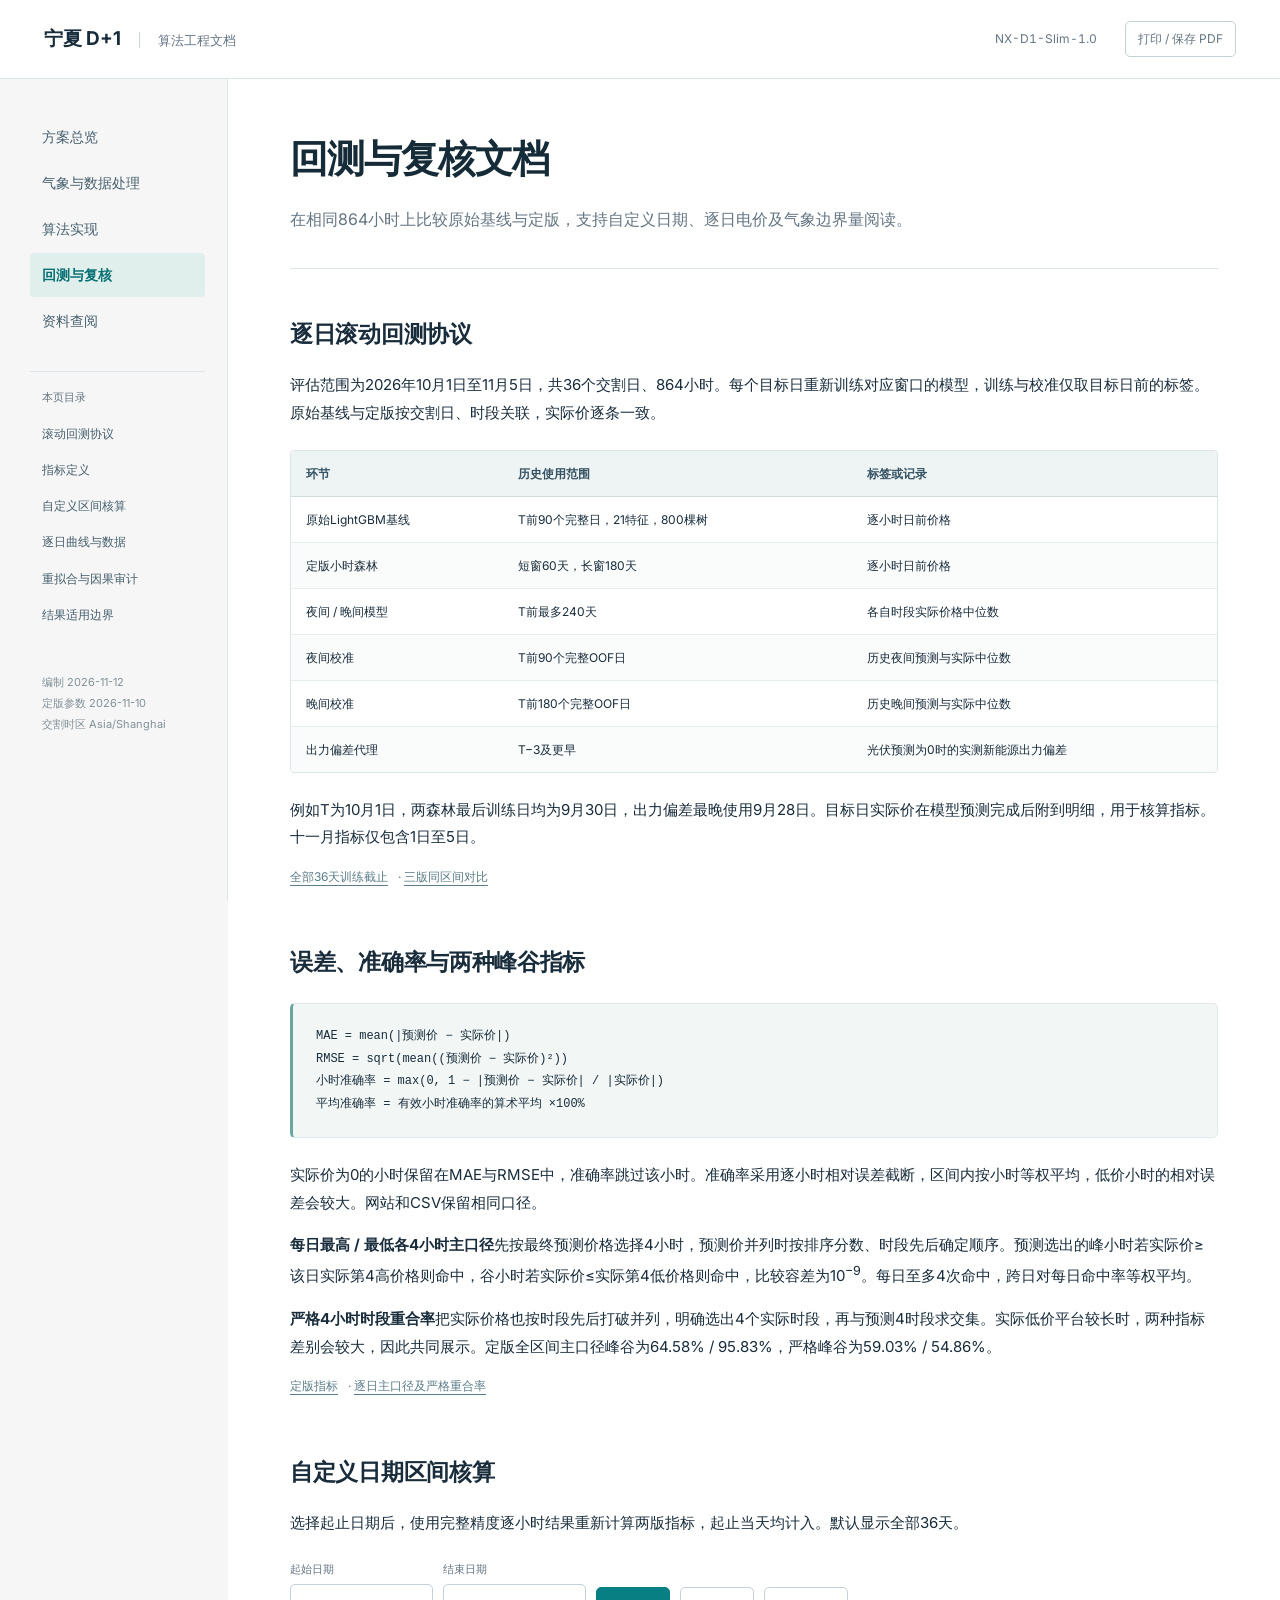
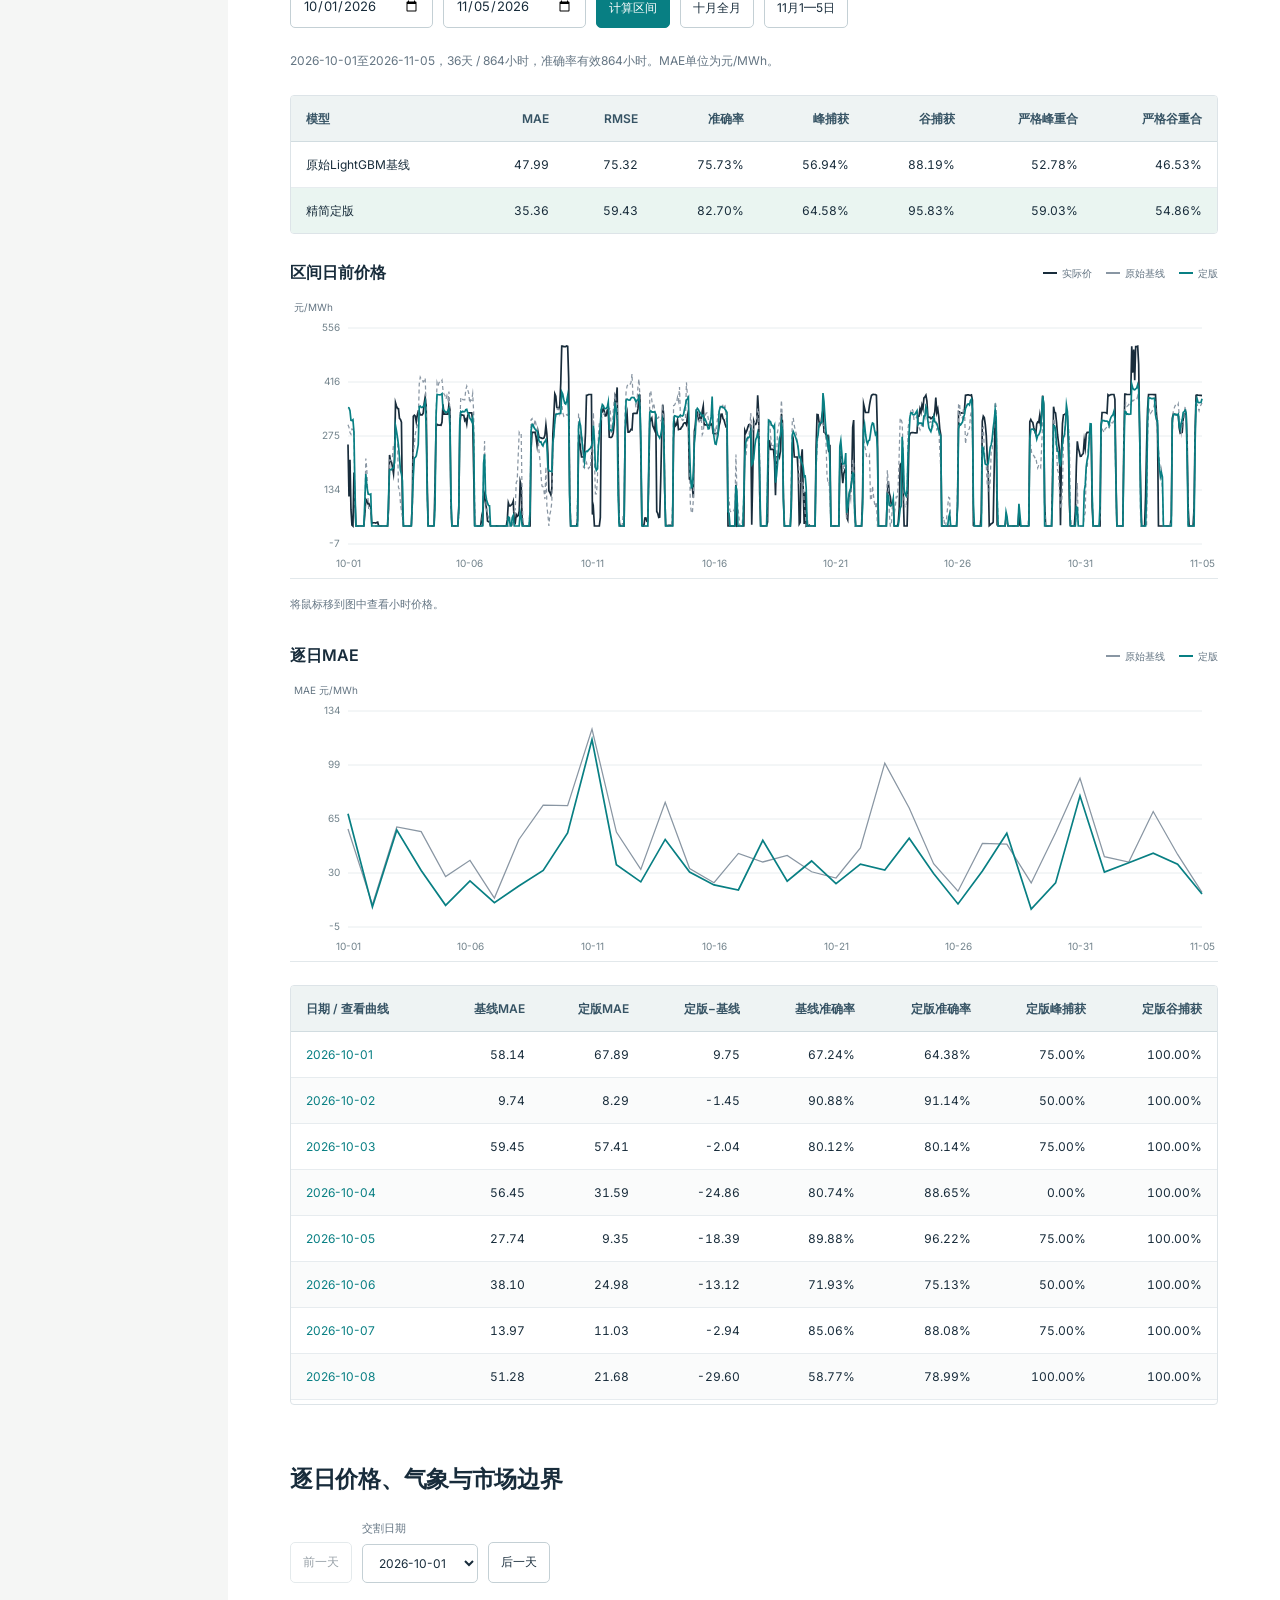
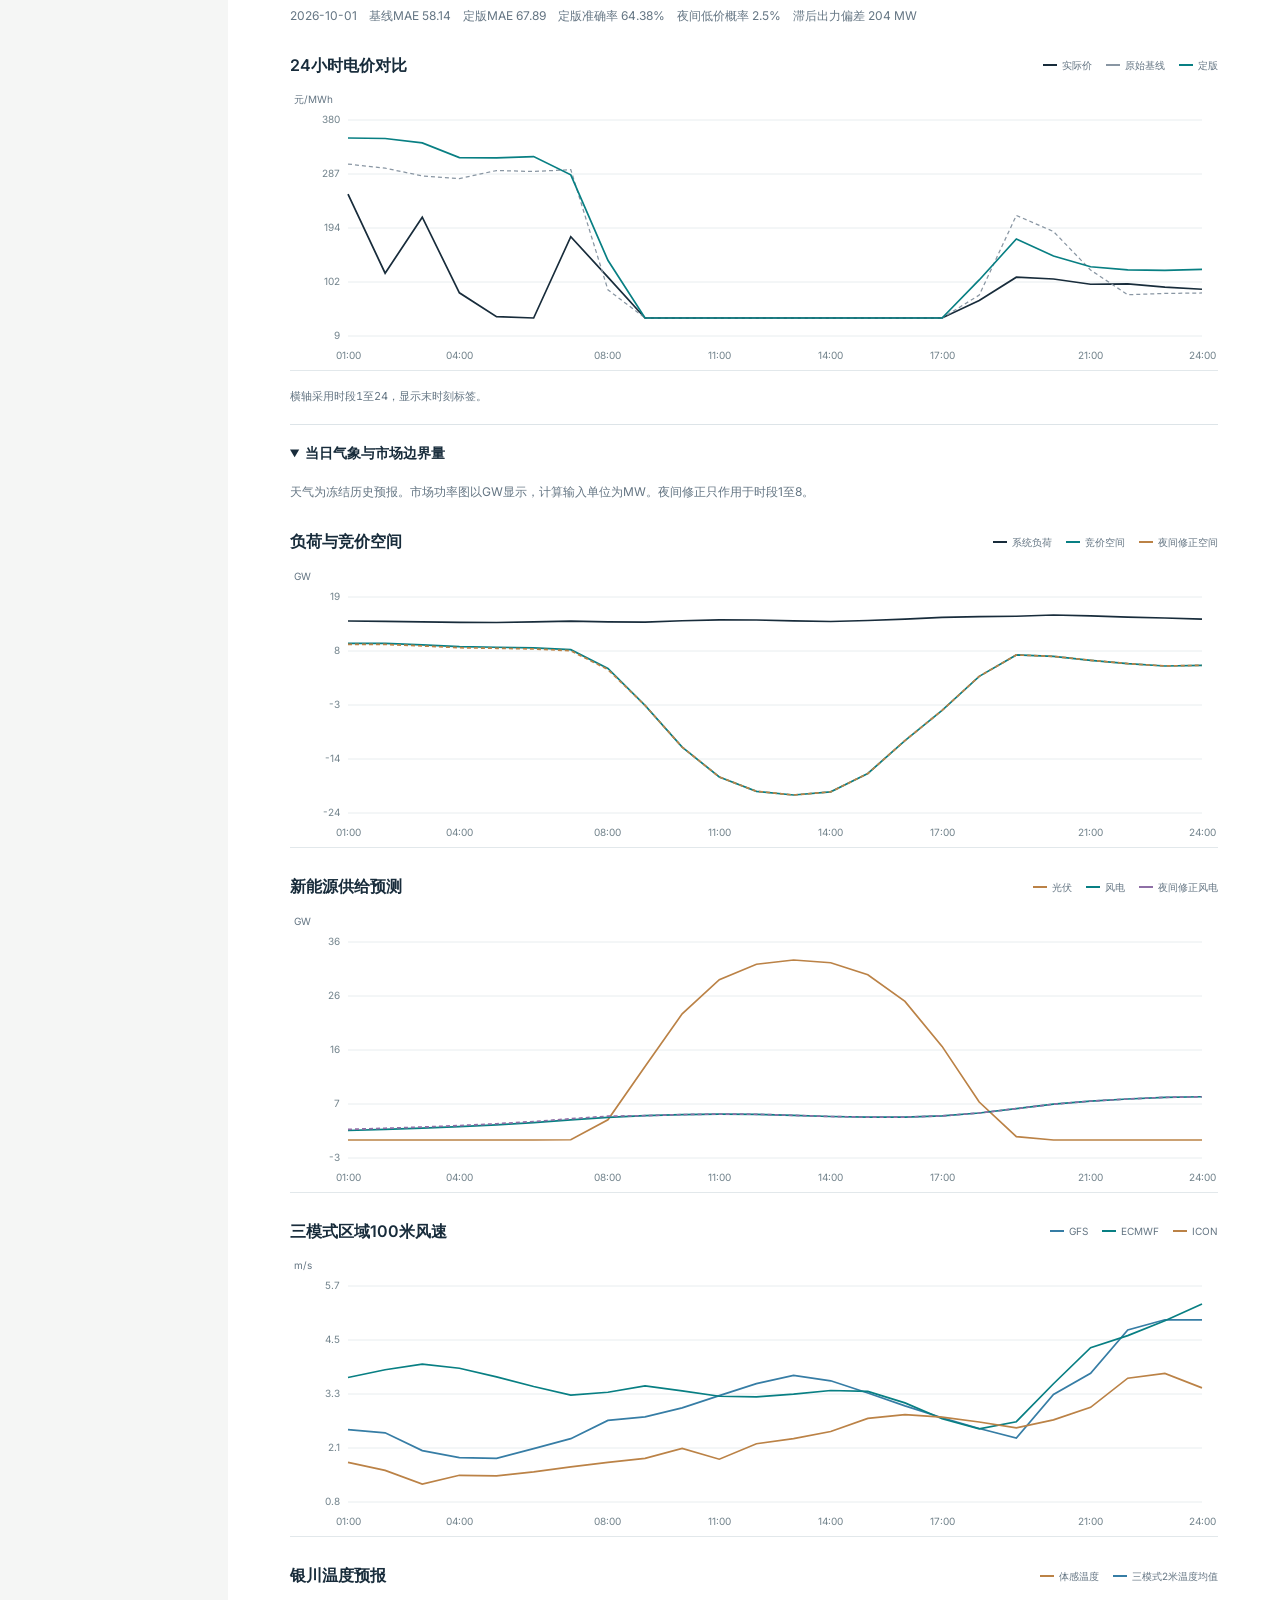
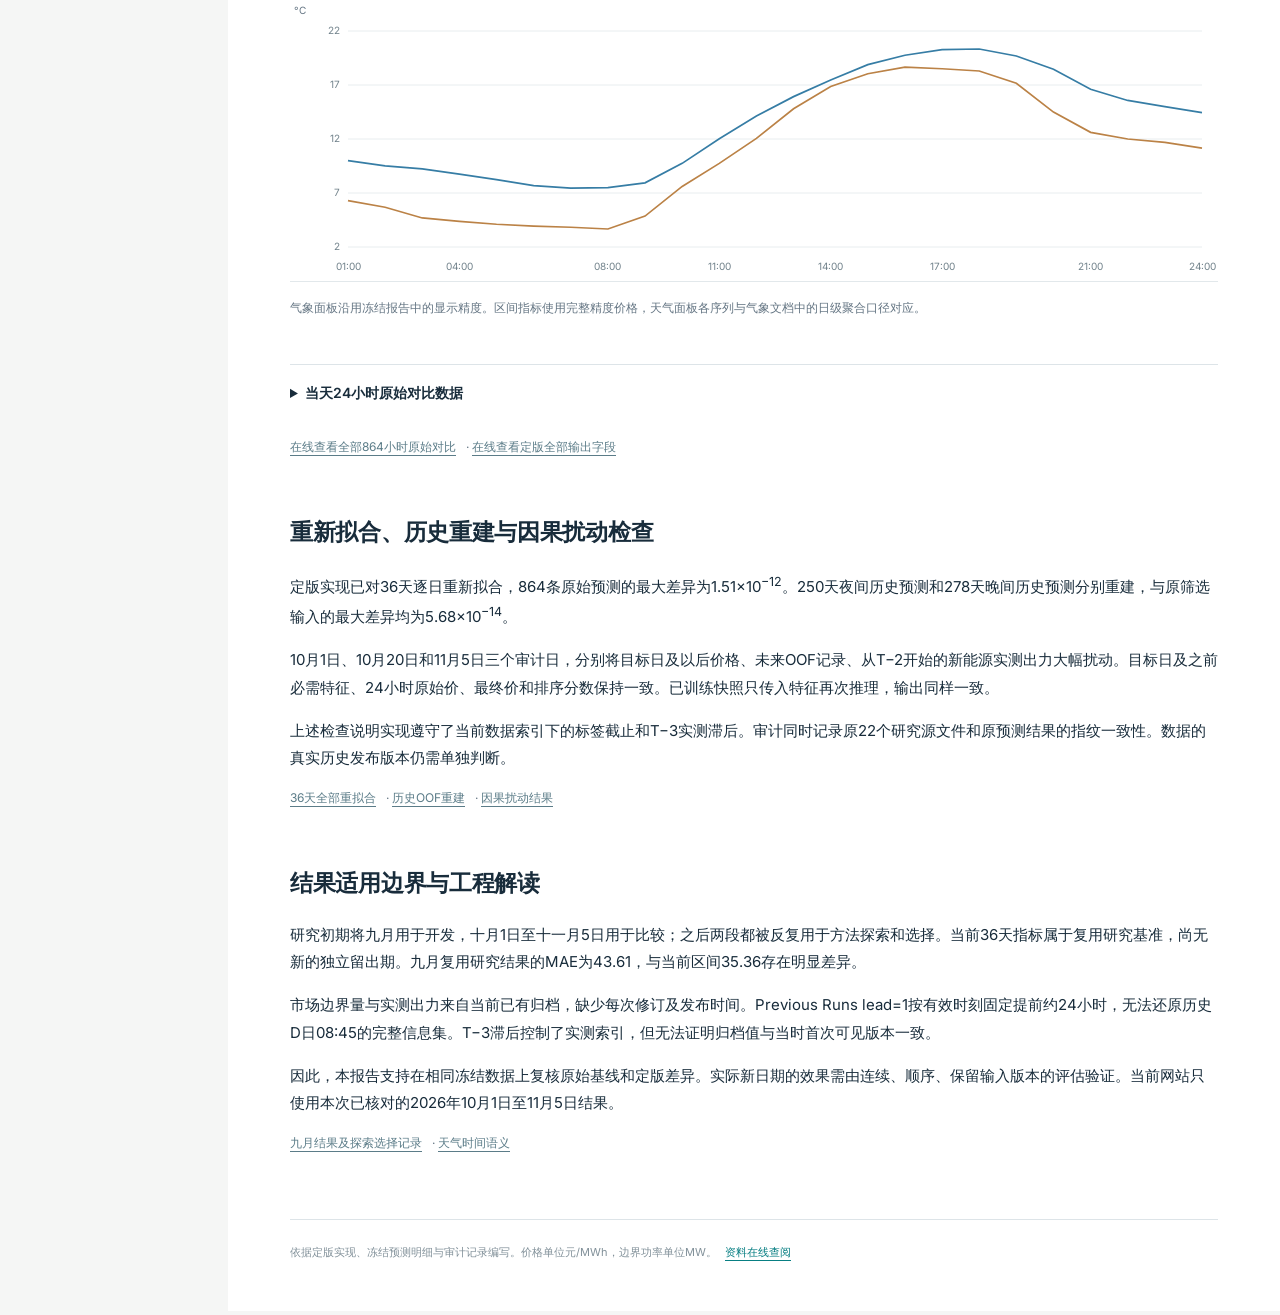
<file: algorithm/backtest.html>
<!doctype html>
<html lang="zh-CN"><head><meta charset="utf-8"><meta name="viewport" content="width=device-width,initial-scale=1">
<meta name="description" content="在相同864小时上比较原始基线与定版，支持自定义日期、逐日电价及气象边界量阅读。"><meta name="color-scheme" content="light"><title>回测与复核文档 · 宁夏D1算法工程文档</title>
<link rel="stylesheet" href="assets/style.css?v=2127a3fffd"><script src="assets/app.js?v=2728bcb90c" defer></script><script src="assets/resources.js?v=71de764c98" defer></script></head><body>
<a class="skip" href="#main">跳到正文</a><header class="topbar"><a class="brand" href="index.html">宁夏 D+1<span>算法工程文档</span></a><span class="version">NX-D1-Slim-1.0</span><button type="button" class="print" data-print>打印 / 保存 PDF</button></header>
<div class="layout"><aside class="sidebar"><nav aria-label="文档章节"><a href="index.html">方案总览</a><a href="weather.html">气象与数据处理</a><a href="model.html">算法实现</a><a href="backtest.html" aria-current="page">回测与复核</a><a href="resources.html">资料查阅</a></nav><div class="toc"><p>本页目录</p><nav aria-label="本页目录"><a href="#protocol">滚动回测协议</a><a href="#metrics">指标定义</a><a href="#explore">自定义区间核算</a><a href="#daily">逐日曲线与数据</a><a href="#audit">重拟合与因果审计</a><a href="#limits">结果适用边界</a></nav></div><p class="sidebar-note">编制 2026-11-12<br>定版参数 2026-11-10<br>交割时区 Asia/Shanghai</p></aside>
<main id="main"><header class="article-header"><h1>回测与复核文档</h1><p class="lead">在相同864小时上比较原始基线与定版，支持自定义日期、逐日电价及气象边界量阅读。</p></header>
<section id="protocol"><h2>逐日滚动回测协议</h2>
<p>评估范围为2026年10月1日至11月5日，共36个交割日、864小时。每个目标日重新训练对应窗口的模型，训练与校准仅取目标日前的标签。原始基线与定版按交割日、时段关联，实际价逐条一致。</p>
<div class="table-scroll" tabindex="0"><table><thead><tr><th>环节</th><th>历史使用范围</th><th>标签或记录</th></tr></thead><tbody>
<tr><td>原始LightGBM基线</td><td>T前90个完整日，21特征，800棵树</td><td>逐小时日前价格</td></tr>
<tr><td>定版小时森林</td><td>短窗60天，长窗180天</td><td>逐小时日前价格</td></tr>
<tr><td>夜间 / 晚间模型</td><td>T前最多240天</td><td>各自时段实际价格中位数</td></tr>
<tr><td>夜间校准</td><td>T前90个完整OOF日</td><td>历史夜间预测与实际中位数</td></tr>
<tr><td>晚间校准</td><td>T前180个完整OOF日</td><td>历史晚间预测与实际中位数</td></tr>
<tr><td>出力偏差代理</td><td>T−3及更早</td><td>光伏预测为0时的实测新能源出力偏差</td></tr>
</tbody></table></div>
<p>例如T为10月1日，两森林最后训练日均为9月30日，出力偏差最晚使用9月28日。目标日实际价在模型预测完成后附到明细，用于核算指标。十一月指标仅包含1日至5日。</p>
<p class="source"><a href="resources.html?file=training_cutoffs.csv">全部36天训练截止</a> · <a href="resources.html?file=model_comparison.csv">三版同区间对比</a></p>
</section>
<section id="metrics"><h2>误差、准确率与两种峰谷指标</h2>
<pre class="formula"><code>MAE = mean(|预测价 − 实际价|)
RMSE = sqrt(mean((预测价 − 实际价)²))
小时准确率 = max(0, 1 − |预测价 − 实际价| / |实际价|)
平均准确率 = 有效小时准确率的算术平均 ×100%</code></pre>
<p>实际价为0的小时保留在MAE与RMSE中，准确率跳过该小时。准确率采用逐小时相对误差截断，区间内按小时等权平均，低价小时的相对误差会较大。网站和CSV保留相同口径。</p>
<p><b>每日最高 / 最低各4小时主口径</b>先按最终预测价格选择4小时，预测价并列时按排序分数、时段先后确定顺序。预测选出的峰小时若实际价≥该日实际第4高价格则命中，谷小时若实际价≤实际第4低价格则命中，比较容差为10<sup>−9</sup>。每日至多4次命中，跨日对每日命中率等权平均。</p>
<p><b>严格4小时时段重合率</b>把实际价格也按时段先后打破并列，明确选出4个实际时段，再与预测4时段求交集。实际低价平台较长时，两种指标差别会较大，因此共同展示。定版全区间主口径峰谷为64.58% / 95.83%，严格峰谷为59.03% / 54.86%。</p>
<p class="source"><a href="resources.html?file=parameters.json">定版指标</a> · <a href="resources.html?file=final_daily_metrics.csv">逐日主口径及严格重合率</a></p>
</section>
<section id="explore"><h2>自定义日期区间核算</h2>
<p>选择起止日期后，使用完整精度逐小时结果重新计算两版指标，起止当天均计入。默认显示全部36天。</p>
<div class="date-controls"><label>起始日期<input id="startDate" type="date" value="2026-10-01"></label><label>结束日期<input id="endDate" type="date" value="2026-11-05"></label><button type="button" id="applyRange">计算区间</button><button type="button" id="october">十月全月</button><button type="button" id="november">11月1—5日</button></div>
<p id="rangeStatus" role="status" aria-live="polite">正在载入冻结回测数据…</p>
<div id="metricTable" class="table-scroll" tabindex="0"></div>
<div class="chart-header"><h3>区间日前价格</h3><div class="legend"><span class="actual">实际价</span><span class="baseline">原始基线</span><span class="final">定版</span></div></div>
<div class="chart-wrap"><canvas id="rangeChart" role="img" aria-label="所选区间逐小时实际、基线及定版电价"></canvas></div>
<p id="rangeHover" class="chart-readout">将鼠标移到图中查看小时价格。</p>
<div class="chart-header"><h3>逐日MAE</h3><div class="legend"><span class="baseline">原始基线</span><span class="final">定版</span></div></div>
<div class="chart-wrap"><canvas id="maeChart" role="img" aria-label="所选区间逐日MAE对比"></canvas></div>
<div id="dailyMetrics" class="table-scroll daily-table" tabindex="0"></div>
</section>
<section id="daily"><h2>逐日价格、气象与市场边界</h2>
<div class="day-controls"><button type="button" id="previousDay">前一天</button><label>交割日期<select id="daySelect"></select></label><button type="button" id="nextDay">后一天</button></div>
<p id="daySummary" role="status"></p>
<div class="chart-header"><h3>24小时电价对比</h3><div class="legend"><span class="actual">实际价</span><span class="baseline">原始基线</span><span class="final">定版</span></div></div>
<div class="chart-wrap"><canvas id="dayChart" role="img" aria-label="逐日24小时价格对比"></canvas></div>
<p id="dayHover" class="chart-readout">横轴采用时段1至24，显示末时刻标签。</p>
<details class="weather-panel" open><summary>当日气象与市场边界量</summary>
<p class="small">天气为冻结历史预报。市场功率图以GW显示，计算输入单位为MW。夜间修正只作用于时段1至8。</p>
<div class="chart-header"><h3>负荷与竞价空间</h3><div class="legend"><span class="actual">系统负荷</span><span class="final">竞价空间</span><span class="warm">夜间修正空间</span></div></div>
<div class="chart-wrap"><canvas id="marketChart" role="img" aria-label="负荷、竞价空间与修正空间，GW"></canvas></div>
<div class="chart-header"><h3>新能源供给预测</h3><div class="legend"><span class="warm">光伏</span><span class="final">风电</span><span class="purple">夜间修正风电</span></div></div>
<div class="chart-wrap"><canvas id="generationChart" role="img" aria-label="光伏、风电与修正风电，GW"></canvas></div>
<div class="chart-header"><h3>三模式区域100米风速</h3><div class="legend"><span class="blue">GFS</span><span class="final">ECMWF</span><span class="warm">ICON</span></div></div>
<div class="chart-wrap"><canvas id="windChart" role="img" aria-label="三模式区域100米风速，m/s"></canvas></div>
<div class="chart-header"><h3>银川温度预报</h3><div class="legend"><span class="warm">体感温度</span><span class="blue">三模式2米温度均值</span></div></div>
<div class="chart-wrap"><canvas id="temperatureChart" role="img" aria-label="体感温度与2米温度，摄氏度"></canvas></div>
<p class="small">气象面板沿用冻结报告中的显示精度。区间指标使用完整精度价格，天气面板各序列与气象文档中的日级聚合口径对应。</p>
</details>
<details><summary>当天24小时原始对比数据</summary><div id="hourlyTable" class="table-scroll" tabindex="0"></div></details>
<p class="source"><a href="resources.html?file=hourly_comparison.csv">在线查看全部864小时原始对比</a> · <a href="resources.html?file=final_hourly_predictions.csv">在线查看定版全部输出字段</a></p>
</section>
<section id="audit"><h2>重新拟合、历史重建与因果扰动检查</h2>
<p>定版实现已对36天逐日重新拟合，864条原始预测的最大差异为1.51×10<sup>−12</sup>。250天夜间历史预测和278天晚间历史预测分别重建，与原筛选输入的最大差异均为5.68×10<sup>−14</sup>。</p>
<p>10月1日、10月20日和11月5日三个审计日，分别将目标日及以后价格、未来OOF记录、从T−2开始的新能源实测出力大幅扰动。目标日及之前必需特征、24小时原始价、最终价和排序分数保持一致。已训练快照只传入特征再次推理，输出同样一致。</p>
<p>上述检查说明实现遵守了当前数据索引下的标签截止和T−3实测滞后。审计同时记录原22个研究源文件和原预测结果的指纹一致性。数据的真实历史发布版本仍需单独判断。</p>
<p class="source"><a href="resources.html?file=fresh_reproduction.json">36天全部重拟合</a> · <a href="resources.html?file=history_reproduction.json">历史OOF重建</a> · <a href="resources.html?file=causality_audit.json">因果扰动结果</a></p>
</section>
<section id="limits"><h2>结果适用边界与工程解读</h2>
<p>研究初期将九月用于开发，十月1日至十一月5日用于比较；之后两段都被反复用于方法探索和选择。当前36天指标属于复用研究基准，尚无新的独立留出期。九月复用研究结果的MAE为43.61，与当前区间35.36存在明显差异。</p>
<p>市场边界量与实测出力来自当前已有归档，缺少每次修订及发布时间。Previous Runs lead=1按有效时刻固定提前约24小时，无法还原历史D日08:45的完整信息集。T−3滞后控制了实测索引，但无法证明归档值与当时首次可见版本一致。</p>
<p>因此，本报告支持在相同冻结数据上复核原始基线和定版差异。实际新日期的效果需由连续、顺序、保留输入版本的评估验证。当前网站只使用本次已核对的2026年10月1日至11月5日结果。</p>
<p class="source"><a href="resources.html?file=three_direction_selection.json">九月结果及探索选择记录</a> · <a href="weather.html#source">天气时间语义</a></p>
</section>

<footer>依据定版实现、冻结预测明细与审计记录编写。价格单位元/MWh，边界功率单位MW。<a href="index.html#evidence">资料在线查阅</a></footer></main></div></body></html>
</file>
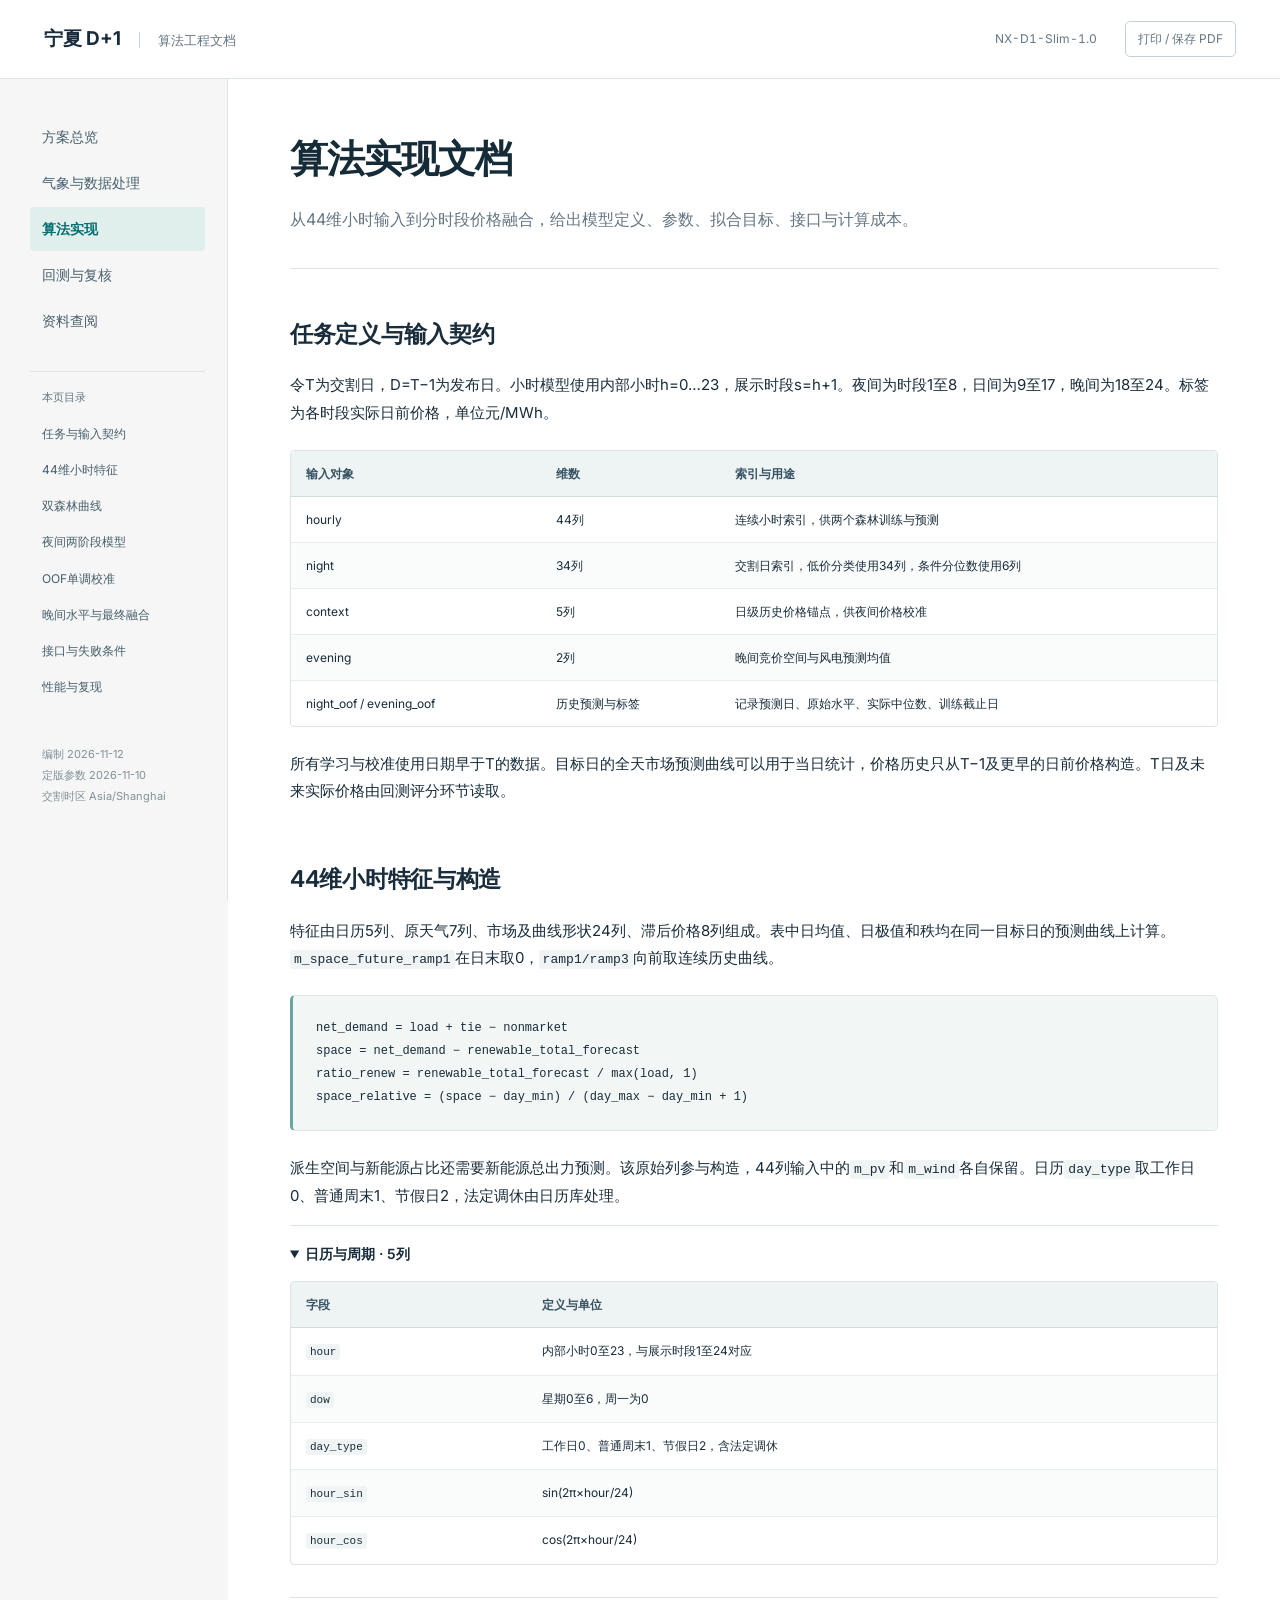
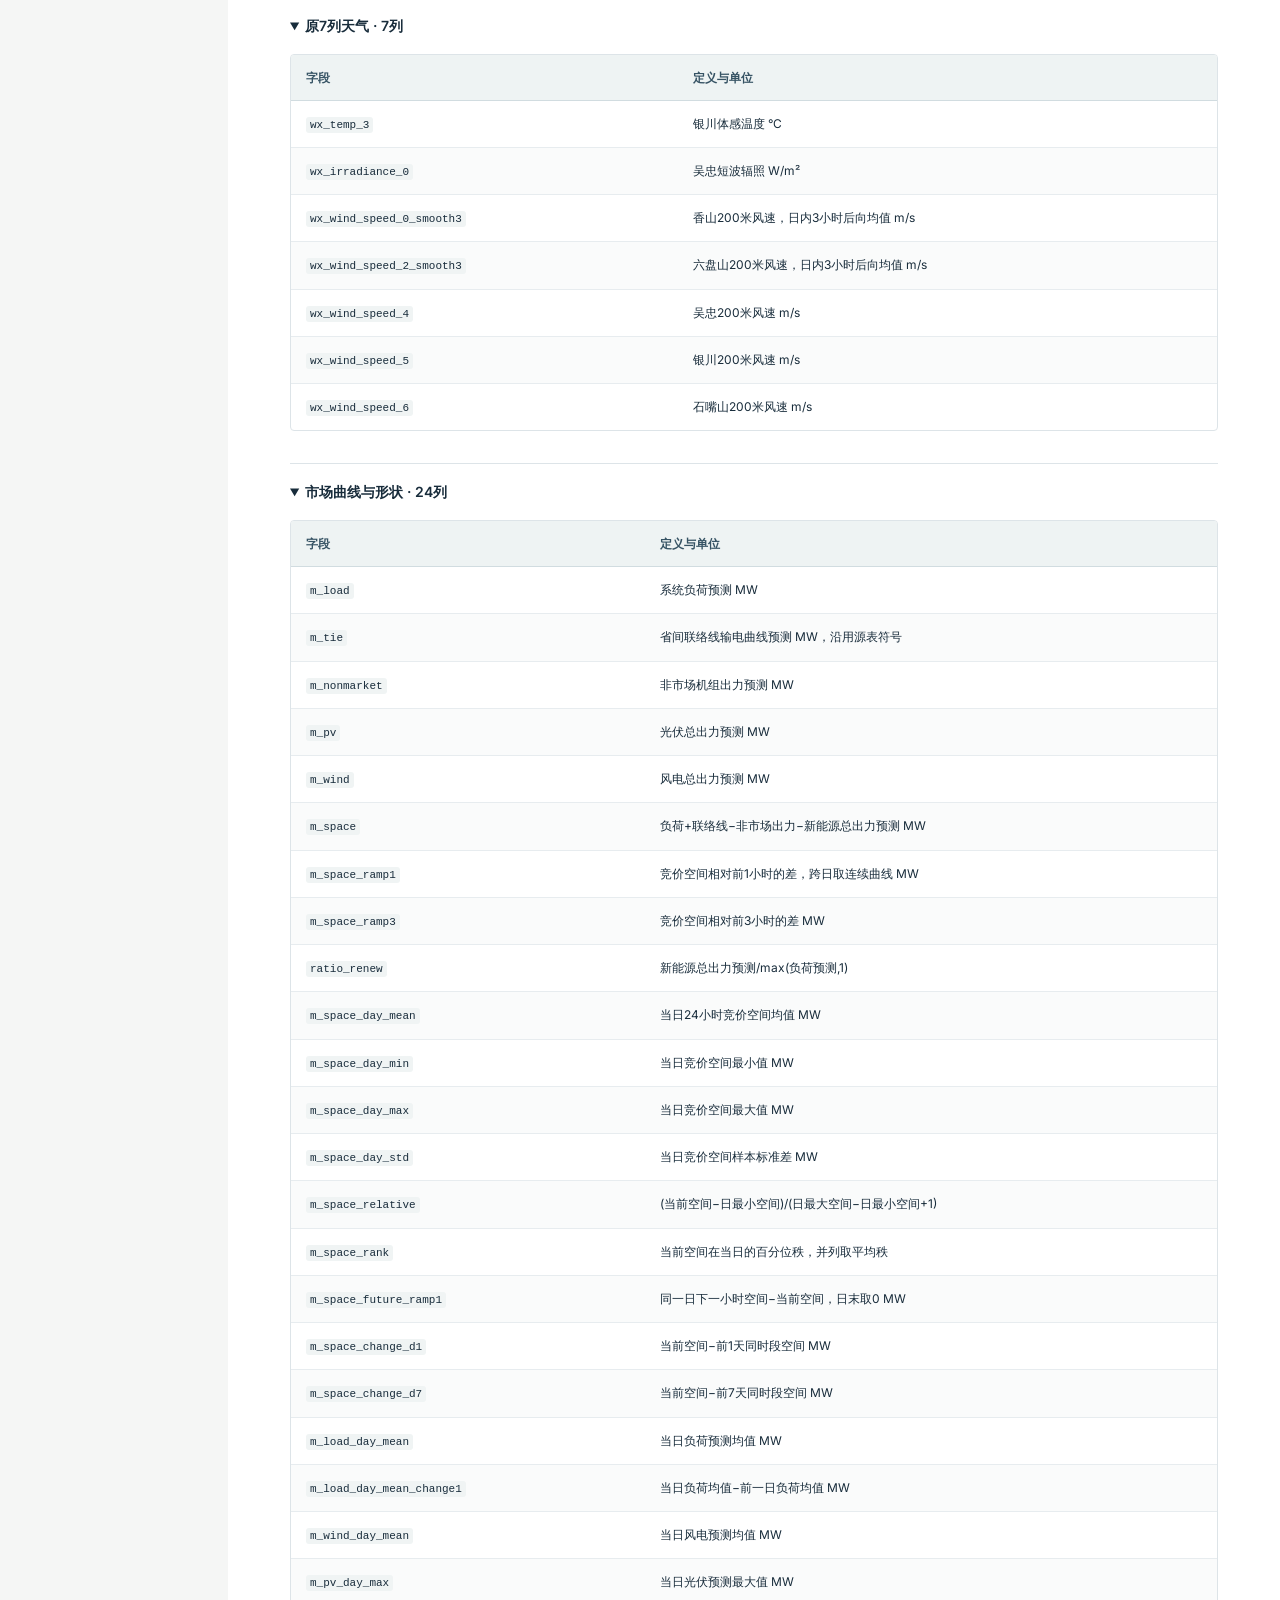
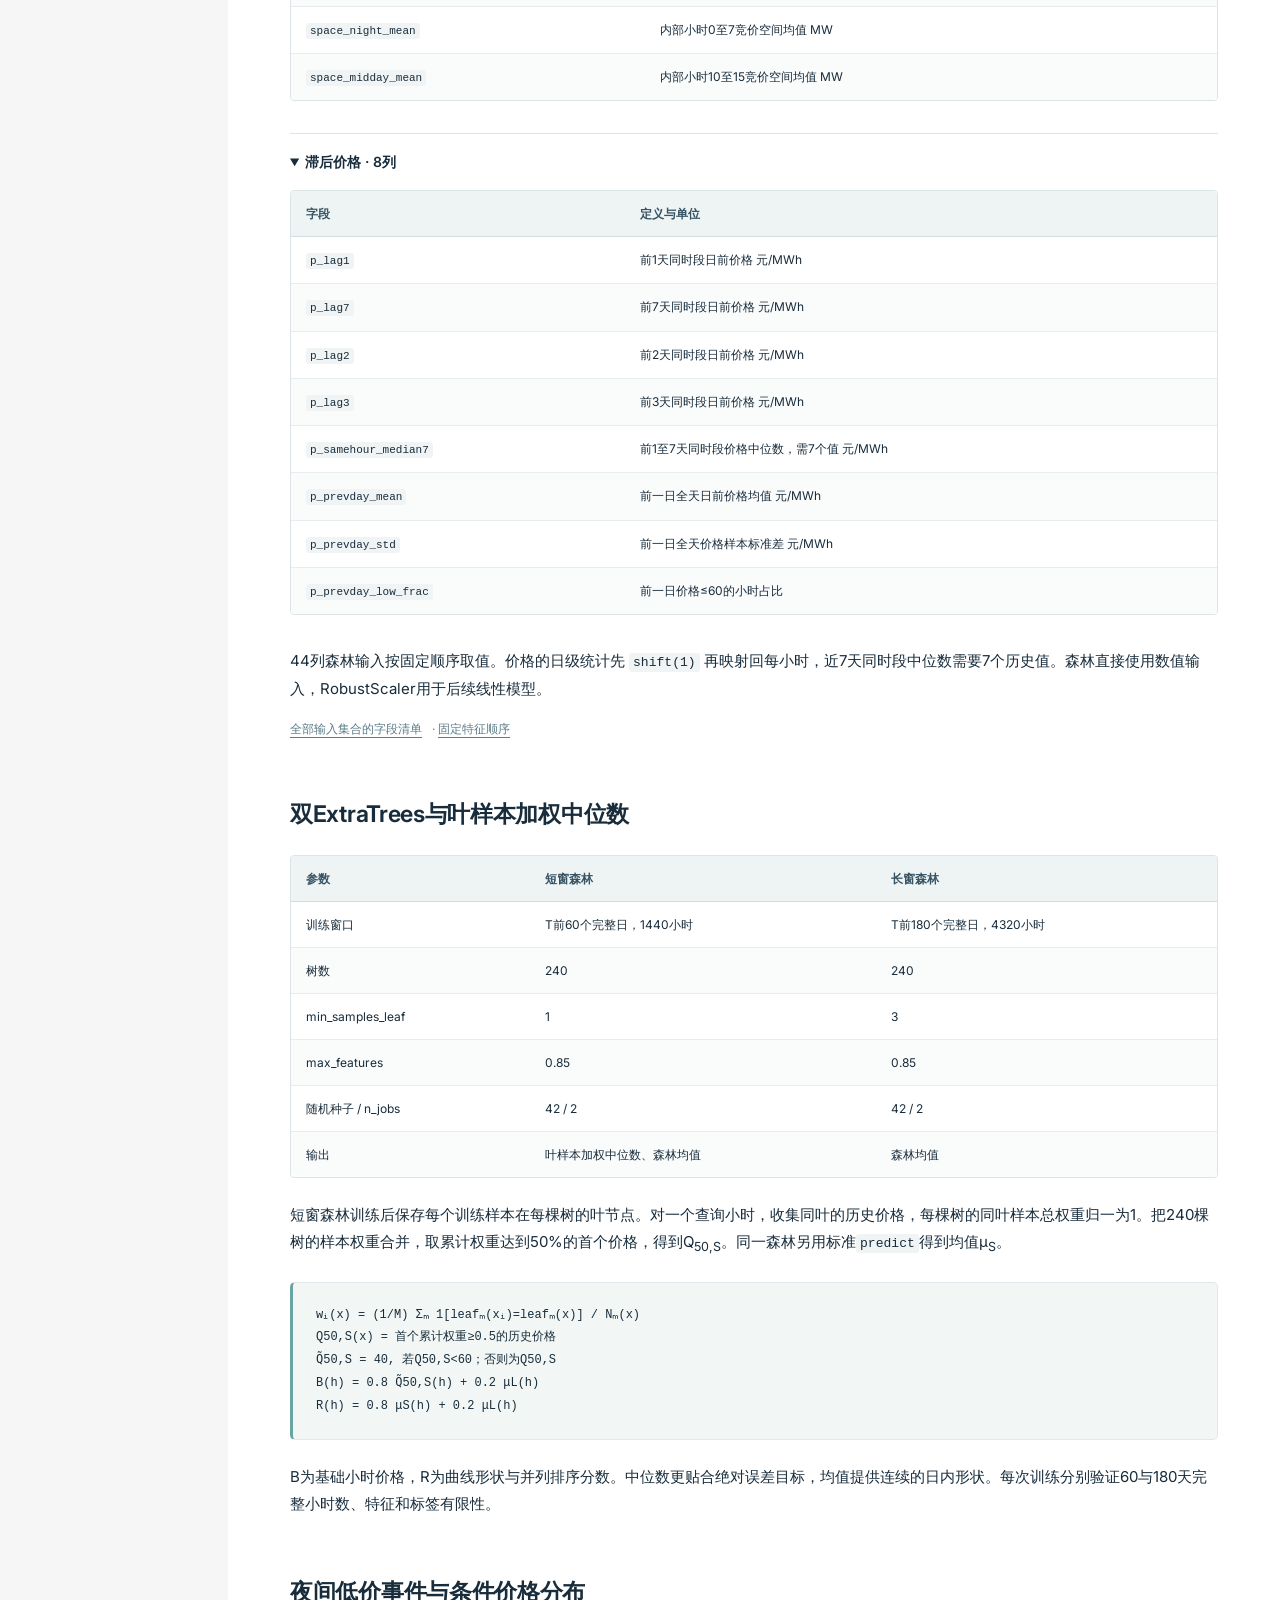
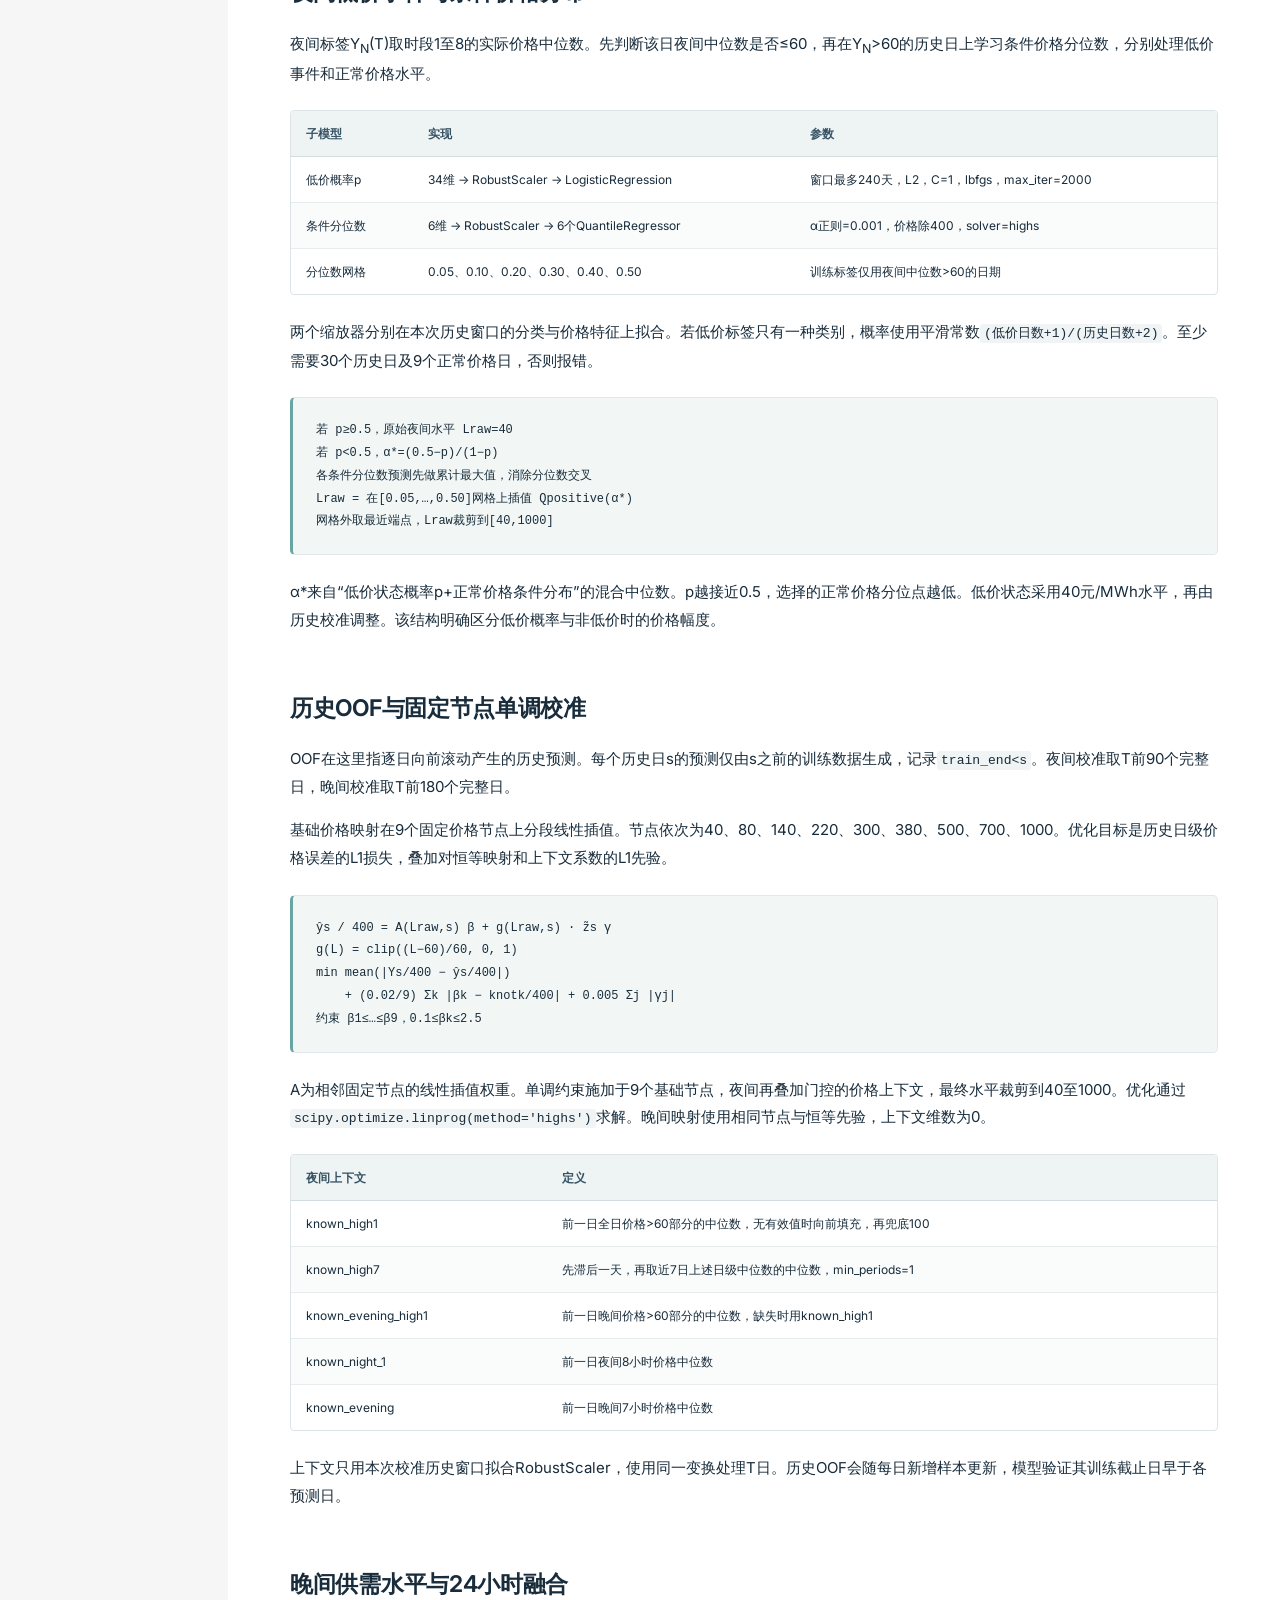
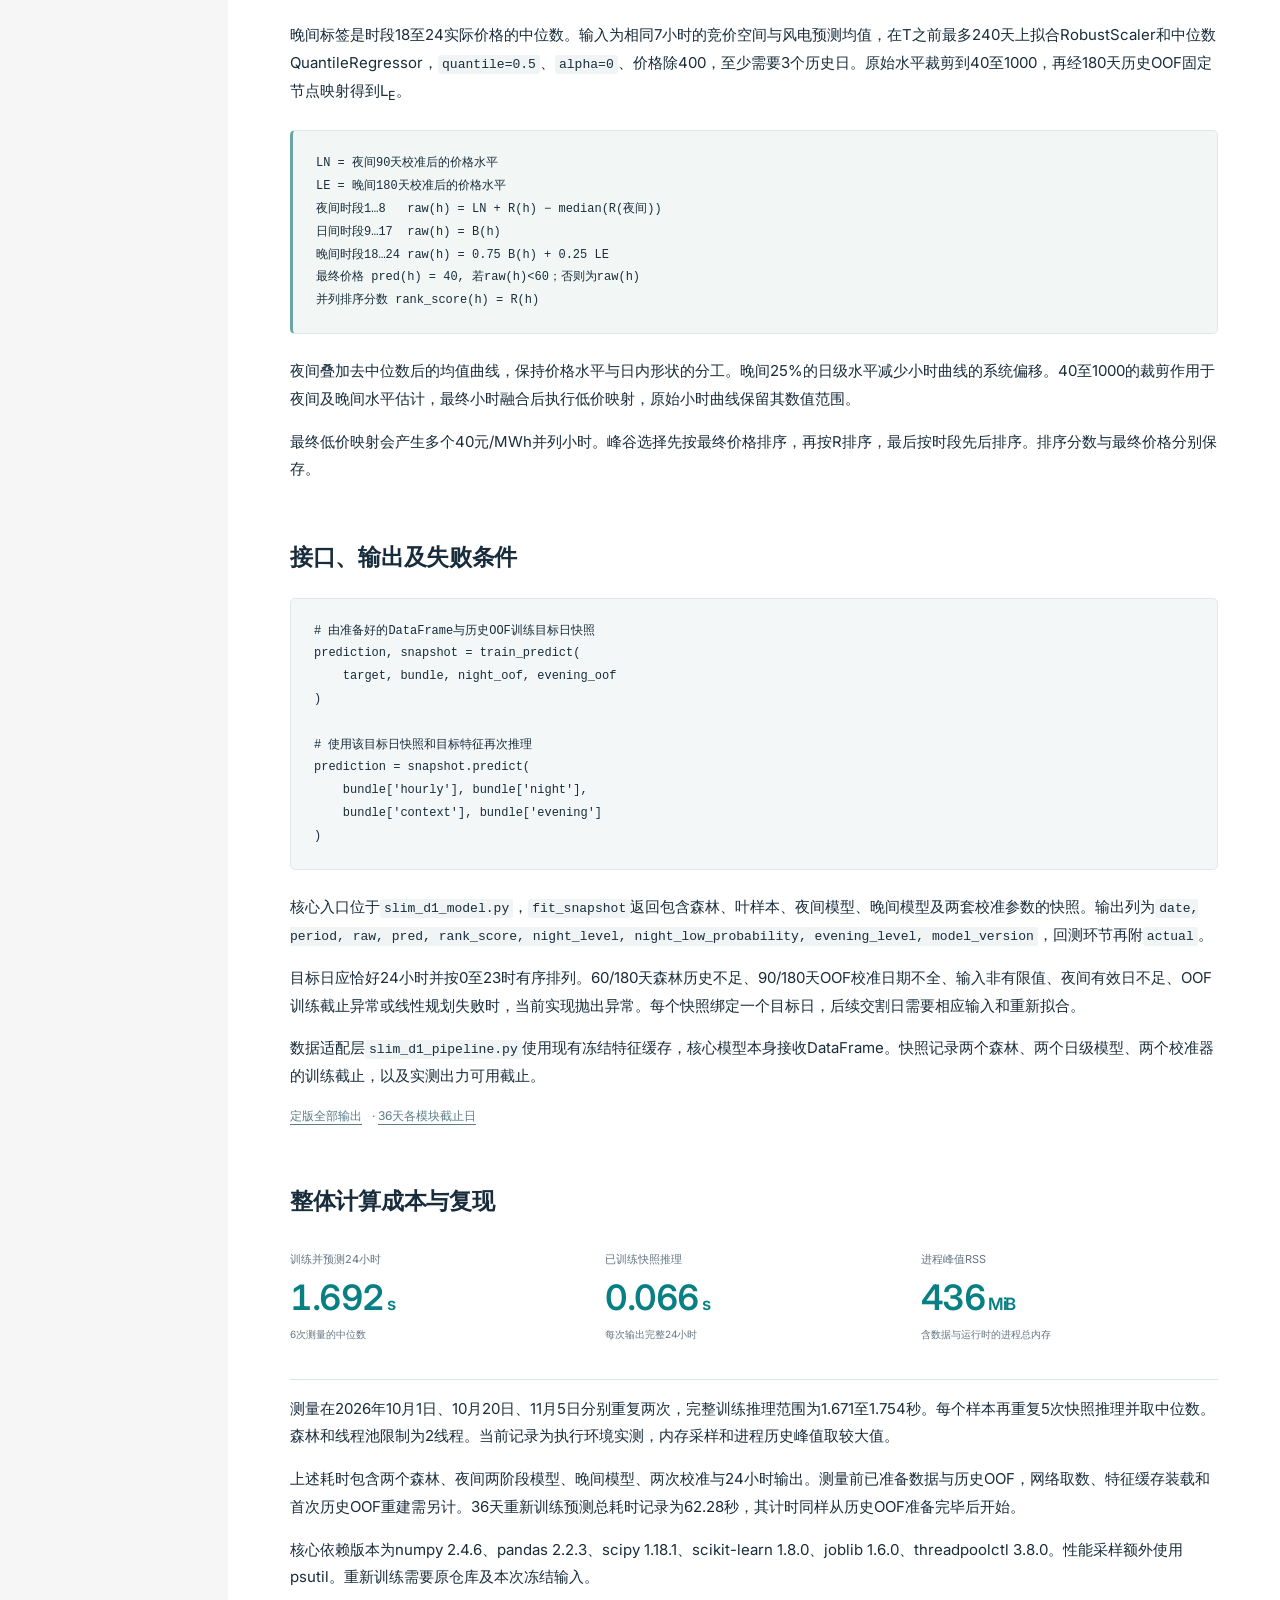
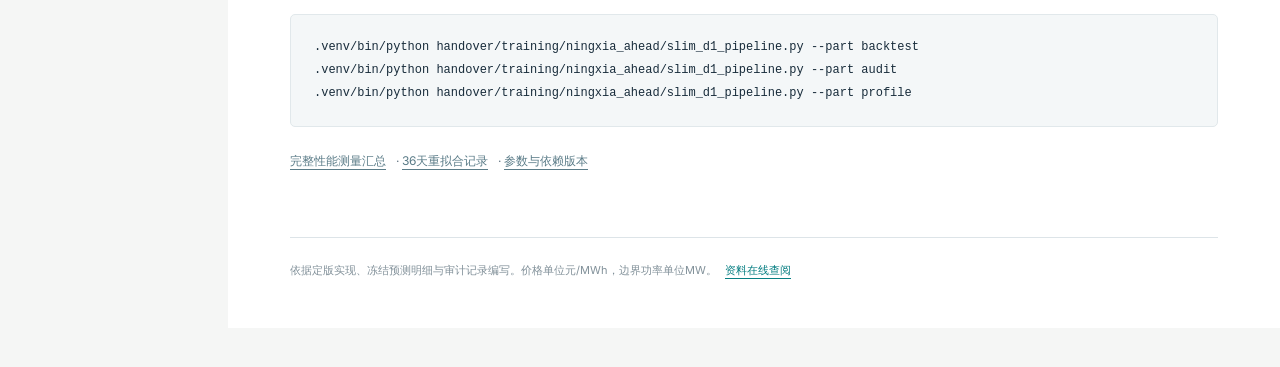
<file: algorithm/model.html>
<!doctype html>
<html lang="zh-CN"><head><meta charset="utf-8"><meta name="viewport" content="width=device-width,initial-scale=1">
<meta name="description" content="从44维小时输入到分时段价格融合，给出模型定义、参数、拟合目标、接口与计算成本。"><meta name="color-scheme" content="light"><title>算法实现文档 · 宁夏D1算法工程文档</title>
<link rel="stylesheet" href="assets/style.css?v=2127a3fffd"><script src="assets/app.js?v=2728bcb90c" defer></script><script src="assets/resources.js?v=71de764c98" defer></script></head><body>
<a class="skip" href="#main">跳到正文</a><header class="topbar"><a class="brand" href="index.html">宁夏 D+1<span>算法工程文档</span></a><span class="version">NX-D1-Slim-1.0</span><button type="button" class="print" data-print>打印 / 保存 PDF</button></header>
<div class="layout"><aside class="sidebar"><nav aria-label="文档章节"><a href="index.html">方案总览</a><a href="weather.html">气象与数据处理</a><a href="model.html" aria-current="page">算法实现</a><a href="backtest.html">回测与复核</a><a href="resources.html">资料查阅</a></nav><div class="toc"><p>本页目录</p><nav aria-label="本页目录"><a href="#contract">任务与输入契约</a><a href="#features">44维小时特征</a><a href="#forests">双森林曲线</a><a href="#night">夜间两阶段模型</a><a href="#calibration">OOF单调校准</a><a href="#evening">晚间水平与最终融合</a><a href="#interface">接口与失败条件</a><a href="#performance">性能与复现</a></nav></div><p class="sidebar-note">编制 2026-11-12<br>定版参数 2026-11-10<br>交割时区 Asia/Shanghai</p></aside>
<main id="main"><header class="article-header"><h1>算法实现文档</h1><p class="lead">从44维小时输入到分时段价格融合，给出模型定义、参数、拟合目标、接口与计算成本。</p></header>
<section id="contract"><h2>任务定义与输入契约</h2>
<p>令T为交割日，D=T−1为发布日。小时模型使用内部小时h=0…23，展示时段s=h+1。夜间为时段1至8，日间为9至17，晚间为18至24。标签为各时段实际日前价格，单位元/MWh。</p>
<div class="table-scroll" tabindex="0"><table><thead><tr><th>输入对象</th><th>维数</th><th>索引与用途</th></tr></thead><tbody>
<tr><td>hourly</td><td>44列</td><td>连续小时索引，供两个森林训练与预测</td></tr>
<tr><td>night</td><td>34列</td><td>交割日索引，低价分类使用34列，条件分位数使用6列</td></tr>
<tr><td>context</td><td>5列</td><td>日级历史价格锚点，供夜间价格校准</td></tr>
<tr><td>evening</td><td>2列</td><td>晚间竞价空间与风电预测均值</td></tr>
<tr><td>night_oof / evening_oof</td><td>历史预测与标签</td><td>记录预测日、原始水平、实际中位数、训练截止日</td></tr>
</tbody></table></div>
<p>所有学习与校准使用日期早于T的数据。目标日的全天市场预测曲线可以用于当日统计，价格历史只从T−1及更早的日前价格构造。T日及未来实际价格由回测评分环节读取。</p>
</section>
<section id="features"><h2>44维小时特征与构造</h2>
<p>特征由日历5列、原天气7列、市场及曲线形状24列、滞后价格8列组成。表中日均值、日极值和秩均在同一目标日的预测曲线上计算。<code>m_space_future_ramp1</code>在日末取0，<code>ramp1/ramp3</code>向前取连续历史曲线。</p>
<pre class="formula"><code>net_demand = load + tie − nonmarket
space = net_demand − renewable_total_forecast
ratio_renew = renewable_total_forecast / max(load, 1)
space_relative = (space − day_min) / (day_max − day_min + 1)</code></pre>
<p>派生空间与新能源占比还需要新能源总出力预测。该原始列参与构造，44列输入中的<code>m_pv</code>和<code>m_wind</code>各自保留。日历<code>day_type</code>取工作日0、普通周末1、节假日2，法定调休由日历库处理。</p>
<details open><summary>日历与周期 · 5列</summary><div class="table-scroll" tabindex="0"><table><thead><tr><th scope="col">字段</th><th scope="col">定义与单位</th></tr></thead><tbody><tr><td><code>hour</code></td><td>内部小时0至23，与展示时段1至24对应</td></tr><tr><td><code>dow</code></td><td>星期0至6，周一为0</td></tr><tr><td><code>day_type</code></td><td>工作日0、普通周末1、节假日2，含法定调休</td></tr><tr><td><code>hour_sin</code></td><td>sin(2π×hour/24)</td></tr><tr><td><code>hour_cos</code></td><td>cos(2π×hour/24)</td></tr></tbody></table></div></details><details open><summary>原7列天气 · 7列</summary><div class="table-scroll" tabindex="0"><table><thead><tr><th scope="col">字段</th><th scope="col">定义与单位</th></tr></thead><tbody><tr><td><code>wx_temp_3</code></td><td>银川体感温度 °C</td></tr><tr><td><code>wx_irradiance_0</code></td><td>吴忠短波辐照 W/m²</td></tr><tr><td><code>wx_wind_speed_0_smooth3</code></td><td>香山200米风速，日内3小时后向均值 m/s</td></tr><tr><td><code>wx_wind_speed_2_smooth3</code></td><td>六盘山200米风速，日内3小时后向均值 m/s</td></tr><tr><td><code>wx_wind_speed_4</code></td><td>吴忠200米风速 m/s</td></tr><tr><td><code>wx_wind_speed_5</code></td><td>银川200米风速 m/s</td></tr><tr><td><code>wx_wind_speed_6</code></td><td>石嘴山200米风速 m/s</td></tr></tbody></table></div></details><details open><summary>市场曲线与形状 · 24列</summary><div class="table-scroll" tabindex="0"><table><thead><tr><th scope="col">字段</th><th scope="col">定义与单位</th></tr></thead><tbody><tr><td><code>m_load</code></td><td>系统负荷预测 MW</td></tr><tr><td><code>m_tie</code></td><td>省间联络线输电曲线预测 MW，沿用源表符号</td></tr><tr><td><code>m_nonmarket</code></td><td>非市场机组出力预测 MW</td></tr><tr><td><code>m_pv</code></td><td>光伏总出力预测 MW</td></tr><tr><td><code>m_wind</code></td><td>风电总出力预测 MW</td></tr><tr><td><code>m_space</code></td><td>负荷+联络线−非市场出力−新能源总出力预测 MW</td></tr><tr><td><code>m_space_ramp1</code></td><td>竞价空间相对前1小时的差，跨日取连续曲线 MW</td></tr><tr><td><code>m_space_ramp3</code></td><td>竞价空间相对前3小时的差 MW</td></tr><tr><td><code>ratio_renew</code></td><td>新能源总出力预测/max(负荷预测,1)</td></tr><tr><td><code>m_space_day_mean</code></td><td>当日24小时竞价空间均值 MW</td></tr><tr><td><code>m_space_day_min</code></td><td>当日竞价空间最小值 MW</td></tr><tr><td><code>m_space_day_max</code></td><td>当日竞价空间最大值 MW</td></tr><tr><td><code>m_space_day_std</code></td><td>当日竞价空间样本标准差 MW</td></tr><tr><td><code>m_space_relative</code></td><td>(当前空间−日最小空间)/(日最大空间−日最小空间+1)</td></tr><tr><td><code>m_space_rank</code></td><td>当前空间在当日的百分位秩，并列取平均秩</td></tr><tr><td><code>m_space_future_ramp1</code></td><td>同一日下一小时空间−当前空间，日末取0 MW</td></tr><tr><td><code>m_space_change_d1</code></td><td>当前空间−前1天同时段空间 MW</td></tr><tr><td><code>m_space_change_d7</code></td><td>当前空间−前7天同时段空间 MW</td></tr><tr><td><code>m_load_day_mean</code></td><td>当日负荷预测均值 MW</td></tr><tr><td><code>m_load_day_mean_change1</code></td><td>当日负荷均值−前一日负荷均值 MW</td></tr><tr><td><code>m_wind_day_mean</code></td><td>当日风电预测均值 MW</td></tr><tr><td><code>m_pv_day_max</code></td><td>当日光伏预测最大值 MW</td></tr><tr><td><code>space_night_mean</code></td><td>内部小时0至7竞价空间均值 MW</td></tr><tr><td><code>space_midday_mean</code></td><td>内部小时10至15竞价空间均值 MW</td></tr></tbody></table></div></details><details open><summary>滞后价格 · 8列</summary><div class="table-scroll" tabindex="0"><table><thead><tr><th scope="col">字段</th><th scope="col">定义与单位</th></tr></thead><tbody><tr><td><code>p_lag1</code></td><td>前1天同时段日前价格 元/MWh</td></tr><tr><td><code>p_lag7</code></td><td>前7天同时段日前价格 元/MWh</td></tr><tr><td><code>p_lag2</code></td><td>前2天同时段日前价格 元/MWh</td></tr><tr><td><code>p_lag3</code></td><td>前3天同时段日前价格 元/MWh</td></tr><tr><td><code>p_samehour_median7</code></td><td>前1至7天同时段价格中位数，需7个值 元/MWh</td></tr><tr><td><code>p_prevday_mean</code></td><td>前一日全天日前价格均值 元/MWh</td></tr><tr><td><code>p_prevday_std</code></td><td>前一日全天价格样本标准差 元/MWh</td></tr><tr><td><code>p_prevday_low_frac</code></td><td>前一日价格≤60的小时占比</td></tr></tbody></table></div></details>
<p>44列森林输入按固定顺序取值。价格的日级统计先 <code>shift(1)</code> 再映射回每小时，近7天同时段中位数需要7个历史值。森林直接使用数值输入，RobustScaler用于后续线性模型。</p>
<p class="source"><a href="resources.html?file=feature_dictionary.csv">全部输入集合的字段清单</a> · <a href="resources.html?file=parameters.json">固定特征顺序</a></p>
</section>
<section id="forests"><h2>双ExtraTrees与叶样本加权中位数</h2>
<div class="table-scroll" tabindex="0"><table><thead><tr><th>参数</th><th>短窗森林</th><th>长窗森林</th></tr></thead><tbody>
<tr><td>训练窗口</td><td>T前60个完整日，1440小时</td><td>T前180个完整日，4320小时</td></tr>
<tr><td>树数</td><td>240</td><td>240</td></tr>
<tr><td>min_samples_leaf</td><td>1</td><td>3</td></tr>
<tr><td>max_features</td><td>0.85</td><td>0.85</td></tr>
<tr><td>随机种子 / n_jobs</td><td>42 / 2</td><td>42 / 2</td></tr>
<tr><td>输出</td><td>叶样本加权中位数、森林均值</td><td>森林均值</td></tr>
</tbody></table></div>
<p>短窗森林训练后保存每个训练样本在每棵树的叶节点。对一个查询小时，收集同叶的历史价格，每棵树的同叶样本总权重归一为1。把240棵树的样本权重合并，取累计权重达到50%的首个价格，得到Q<sub>50,S</sub>。同一森林另用标准<code>predict</code>得到均值μ<sub>S</sub>。</p>
<pre class="formula"><code>wᵢ(x) = (1/M) Σₘ 1[leafₘ(xᵢ)=leafₘ(x)] / Nₘ(x)
Q50,S(x) = 首个累计权重≥0.5的历史价格
Q̃50,S = 40, 若Q50,S&lt;60；否则为Q50,S
B(h) = 0.8 Q̃50,S(h) + 0.2 μL(h)
R(h) = 0.8 μS(h) + 0.2 μL(h)</code></pre>
<p>B为基础小时价格，R为曲线形状与并列排序分数。中位数更贴合绝对误差目标，均值提供连续的日内形状。每次训练分别验证60与180天完整小时数、特征和标签有限性。</p>
</section>
<section id="night"><h2>夜间低价事件与条件价格分布</h2>
<p>夜间标签Y<sub>N</sub>(T)取时段1至8的实际价格中位数。先判断该日夜间中位数是否≤60，再在Y<sub>N</sub>&gt;60的历史日上学习条件价格分位数，分别处理低价事件和正常价格水平。</p>
<div class="table-scroll" tabindex="0"><table><thead><tr><th>子模型</th><th>实现</th><th>参数</th></tr></thead><tbody>
<tr><td>低价概率p</td><td>34维 → RobustScaler → LogisticRegression</td><td>窗口最多240天，L2，C=1，lbfgs，max_iter=2000</td></tr>
<tr><td>条件分位数</td><td>6维 → RobustScaler → 6个QuantileRegressor</td><td>α正则=0.001，价格除400，solver=highs</td></tr>
<tr><td>分位数网格</td><td>0.05、0.10、0.20、0.30、0.40、0.50</td><td>训练标签仅用夜间中位数&gt;60的日期</td></tr>
</tbody></table></div>
<p>两个缩放器分别在本次历史窗口的分类与价格特征上拟合。若低价标签只有一种类别，概率使用平滑常数<code>(低价日数+1)/(历史日数+2)</code>。至少需要30个历史日及9个正常价格日，否则报错。</p>
<pre class="formula"><code>若 p≥0.5，原始夜间水平 Lraw=40
若 p&lt;0.5，α*=(0.5−p)/(1−p)
各条件分位数预测先做累计最大值，消除分位数交叉
Lraw = 在[0.05,…,0.50]网格上插值 Qpositive(α*)
网格外取最近端点，Lraw裁剪到[40,1000]</code></pre>
<p>α*来自“低价状态概率p+正常价格条件分布”的混合中位数。p越接近0.5，选择的正常价格分位点越低。低价状态采用40元/MWh水平，再由历史校准调整。该结构明确区分低价概率与非低价时的价格幅度。</p>
</section>
<section id="calibration"><h2>历史OOF与固定节点单调校准</h2>
<p>OOF在这里指逐日向前滚动产生的历史预测。每个历史日s的预测仅由s之前的训练数据生成，记录<code>train_end&lt;s</code>。夜间校准取T前90个完整日，晚间校准取T前180个完整日。</p>
<p>基础价格映射在9个固定价格节点上分段线性插值。节点依次为40、80、140、220、300、380、500、700、1000。优化目标是历史日级价格误差的L1损失，叠加对恒等映射和上下文系数的L1先验。</p>
<pre class="formula"><code>ŷs / 400 = A(Lraw,s) β + g(Lraw,s) · z̃s γ
g(L) = clip((L−60)/60, 0, 1)
min mean(|Ys/400 − ŷs/400|)
    + (0.02/9) Σk |βk − knotk/400| + 0.005 Σj |γj|
约束 β1≤…≤β9，0.1≤βk≤2.5</code></pre>
<p>A为相邻固定节点的线性插值权重。单调约束施加于9个基础节点，夜间再叠加门控的价格上下文，最终水平裁剪到40至1000。优化通过<code>scipy.optimize.linprog(method='highs')</code>求解。晚间映射使用相同节点与恒等先验，上下文维数为0。</p>
<div class="table-scroll" tabindex="0"><table><thead><tr><th>夜间上下文</th><th>定义</th></tr></thead><tbody>
<tr><td>known_high1</td><td>前一日全日价格&gt;60部分的中位数，无有效值时向前填充，再兜底100</td></tr>
<tr><td>known_high7</td><td>先滞后一天，再取近7日上述日级中位数的中位数，min_periods=1</td></tr>
<tr><td>known_evening_high1</td><td>前一日晚间价格&gt;60部分的中位数，缺失时用known_high1</td></tr>
<tr><td>known_night_1</td><td>前一日夜间8小时价格中位数</td></tr>
<tr><td>known_evening</td><td>前一日晚间7小时价格中位数</td></tr>
</tbody></table></div>
<p>上下文只用本次校准历史窗口拟合RobustScaler，使用同一变换处理T日。历史OOF会随每日新增样本更新，模型验证其训练截止日早于各预测日。</p>
</section>
<section id="evening"><h2>晚间供需水平与24小时融合</h2>
<p>晚间标签是时段18至24实际价格的中位数。输入为相同7小时的竞价空间与风电预测均值，在T之前最多240天上拟合RobustScaler和中位数QuantileRegressor，<code>quantile=0.5</code>、<code>alpha=0</code>、价格除400，至少需要3个历史日。原始水平裁剪到40至1000，再经180天历史OOF固定节点映射得到L<sub>E</sub>。</p>
<pre class="formula"><code>LN = 夜间90天校准后的价格水平
LE = 晚间180天校准后的价格水平
夜间时段1…8   raw(h) = LN + R(h) − median(R(夜间))
日间时段9…17  raw(h) = B(h)
晚间时段18…24 raw(h) = 0.75 B(h) + 0.25 LE
最终价格 pred(h) = 40, 若raw(h)&lt;60；否则为raw(h)
并列排序分数 rank_score(h) = R(h)</code></pre>
<p>夜间叠加去中位数后的均值曲线，保持价格水平与日内形状的分工。晚间25%的日级水平减少小时曲线的系统偏移。40至1000的裁剪作用于夜间及晚间水平估计，最终小时融合后执行低价映射，原始小时曲线保留其数值范围。</p>
<p>最终低价映射会产生多个40元/MWh并列小时。峰谷选择先按最终价格排序，再按R排序，最后按时段先后排序。排序分数与最终价格分别保存。</p>
</section>
<section id="interface"><h2>接口、输出及失败条件</h2>
<pre><code># 由准备好的DataFrame与历史OOF训练目标日快照
prediction, snapshot = train_predict(
    target, bundle, night_oof, evening_oof
)

# 使用该目标日快照和目标特征再次推理
prediction = snapshot.predict(
    bundle['hourly'], bundle['night'],
    bundle['context'], bundle['evening']
)</code></pre>
<p>核心入口位于<code>slim_d1_model.py</code>，<code>fit_snapshot</code>返回包含森林、叶样本、夜间模型、晚间模型及两套校准参数的快照。输出列为<code>date, period, raw, pred, rank_score, night_level, night_low_probability, evening_level, model_version</code>，回测环节再附<code>actual</code>。</p>
<p>目标日应恰好24小时并按0至23时有序排列。60/180天森林历史不足、90/180天OOF校准日期不全、输入非有限值、夜间有效日不足、OOF训练截止异常或线性规划失败时，当前实现抛出异常。每个快照绑定一个目标日，后续交割日需要相应输入和重新拟合。</p>
<p>数据适配层<code>slim_d1_pipeline.py</code>使用现有冻结特征缓存，核心模型本身接收DataFrame。快照记录两个森林、两个日级模型、两个校准器的训练截止，以及实测出力可用截止。</p>
<p class="source"><a href="resources.html?file=final_hourly_predictions.csv">定版全部输出</a> · <a href="resources.html?file=training_cutoffs.csv">36天各模块截止日</a></p>
</section>
<section id="performance"><h2>整体计算成本与复现</h2>
<div class="metrics compact"><div><span>训练并预测24小时</span><strong>1.692<em>s</em></strong><small>6次测量的中位数</small></div><div><span>已训练快照推理</span><strong>0.066<em>s</em></strong><small>每次输出完整24小时</small></div><div><span>进程峰值RSS</span><strong>436<em>MiB</em></strong><small>含数据与运行时的进程总内存</small></div></div>
<p>测量在2026年10月1日、10月20日、11月5日分别重复两次，完整训练推理范围为1.671至1.754秒。每个样本再重复5次快照推理并取中位数。森林和线程池限制为2线程。当前记录为执行环境实测，内存采样和进程历史峰值取较大值。</p>
<p>上述耗时包含两个森林、夜间两阶段模型、晚间模型、两次校准与24小时输出。测量前已准备数据与历史OOF，网络取数、特征缓存装载和首次历史OOF重建需另计。36天重新训练预测总耗时记录为62.28秒，其计时同样从历史OOF准备完毕后开始。</p>
<p>核心依赖版本为numpy 2.4.6、pandas 2.2.3、scipy 1.18.1、scikit-learn 1.8.0、joblib 1.6.0、threadpoolctl 3.8.0。性能采样额外使用psutil。重新训练需要原仓库及本次冻结输入。</p>
<pre><code>.venv/bin/python handover/training/ningxia_ahead/slim_d1_pipeline.py --part backtest
.venv/bin/python handover/training/ningxia_ahead/slim_d1_pipeline.py --part audit
.venv/bin/python handover/training/ningxia_ahead/slim_d1_pipeline.py --part profile</code></pre>
<p class="source"><a href="resources.html?file=performance.json">完整性能测量汇总</a> · <a href="resources.html?file=fresh_reproduction.json">36天重拟合记录</a> · <a href="resources.html?file=parameters.json">参数与依赖版本</a></p>
</section>

<footer>依据定版实现、冻结预测明细与审计记录编写。价格单位元/MWh，边界功率单位MW。<a href="index.html#evidence">资料在线查阅</a></footer></main></div></body></html>
</file>
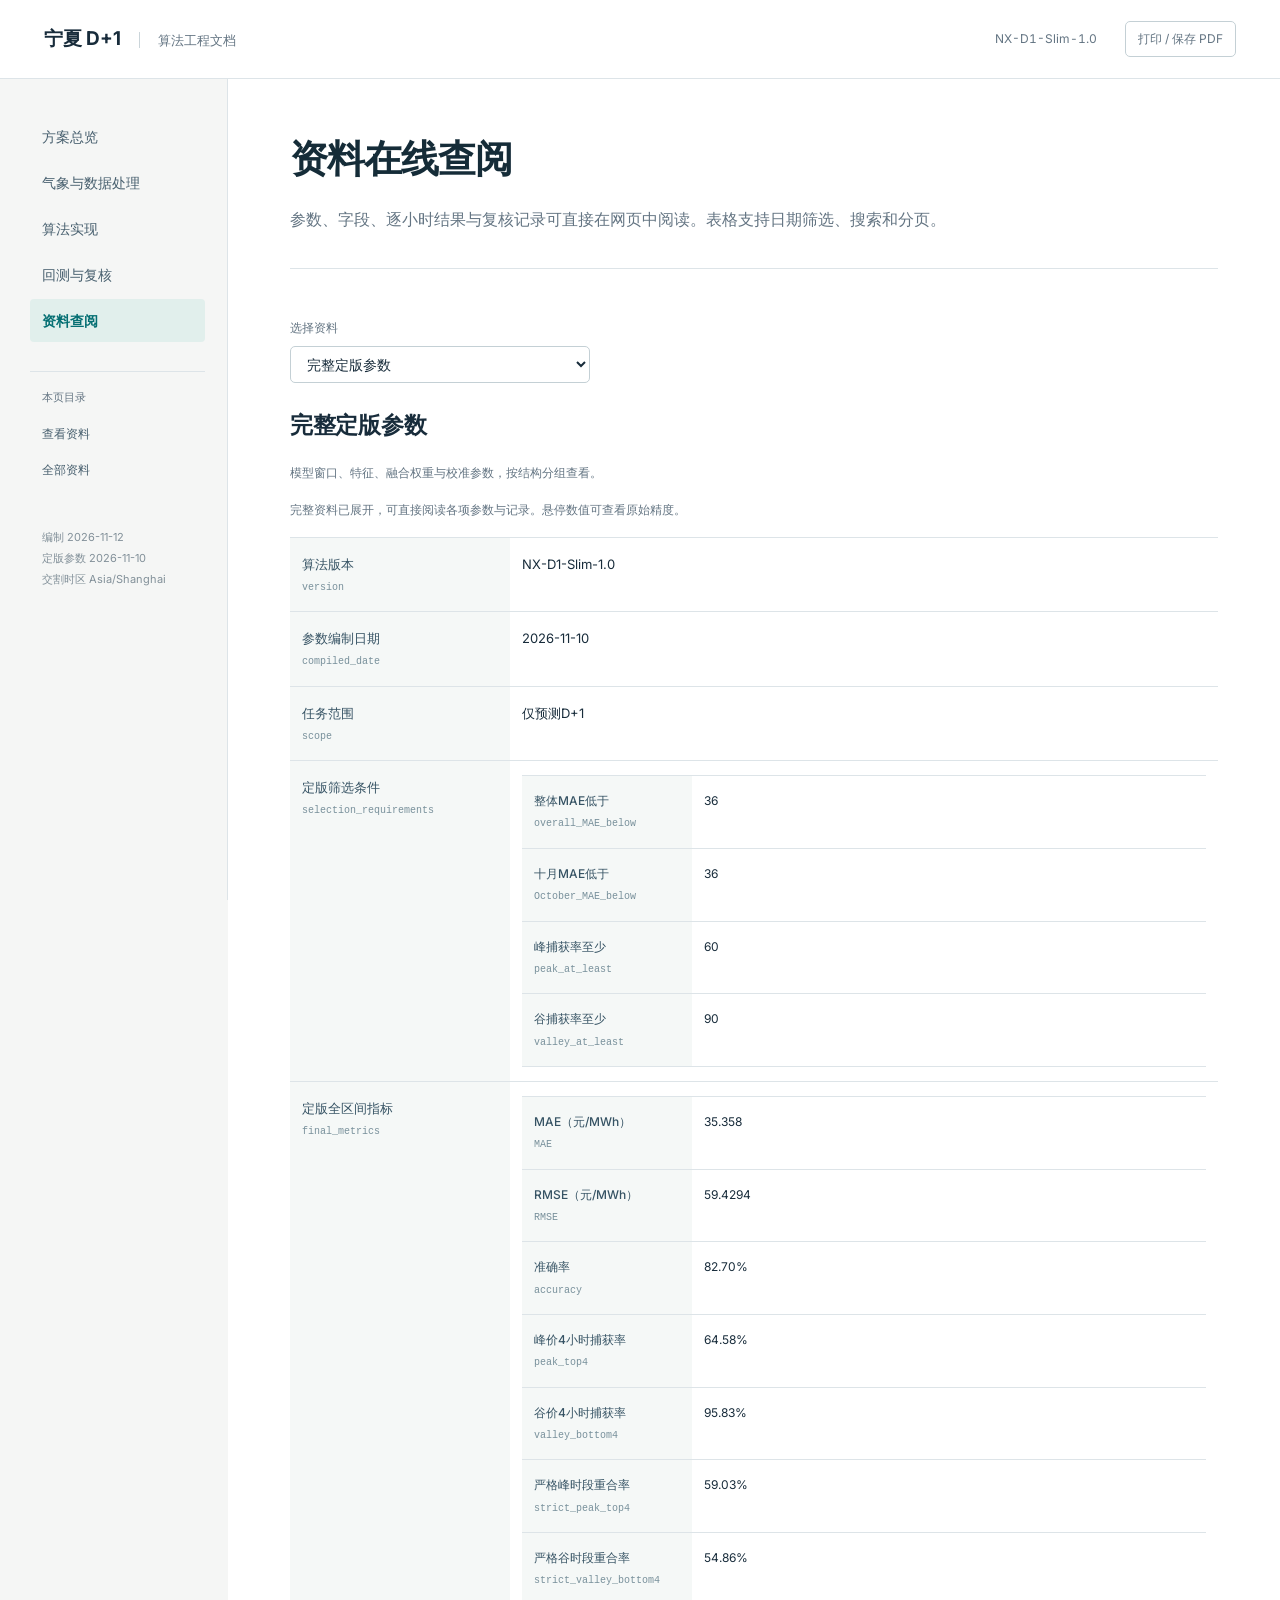
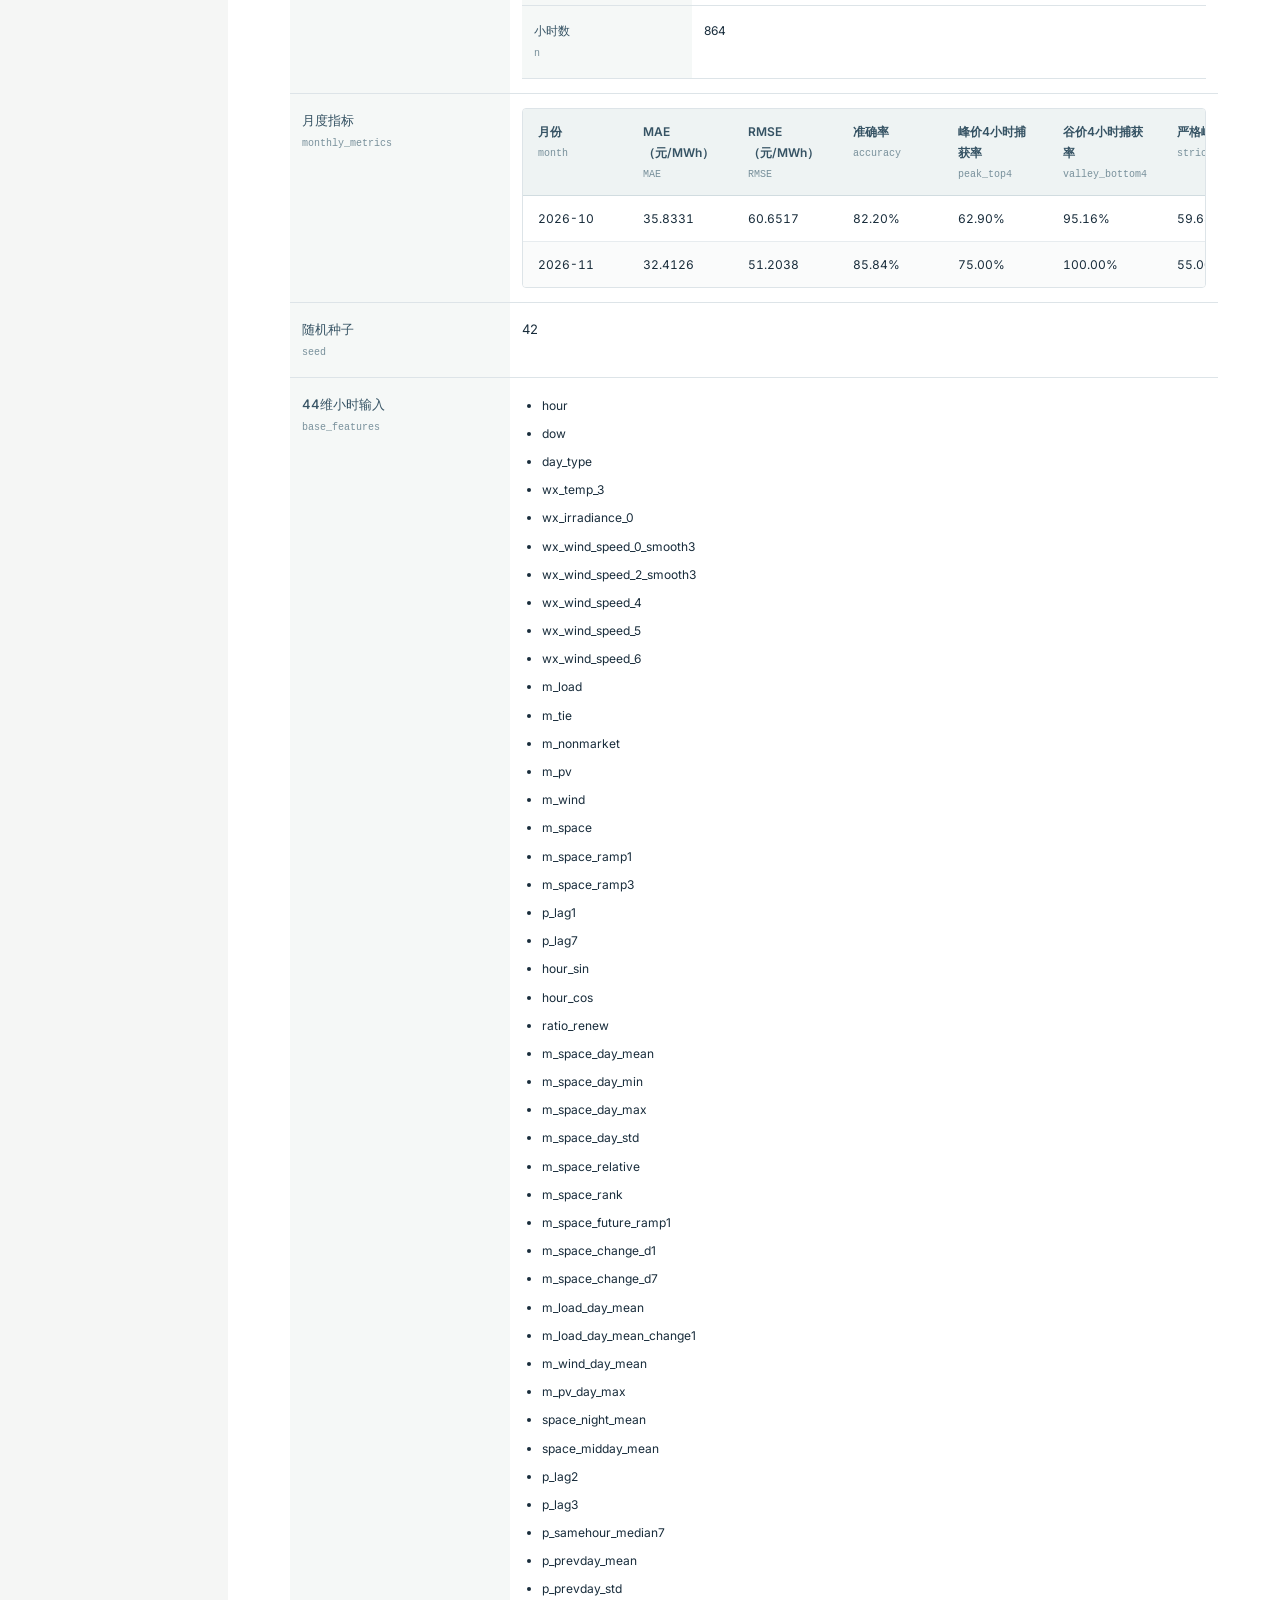
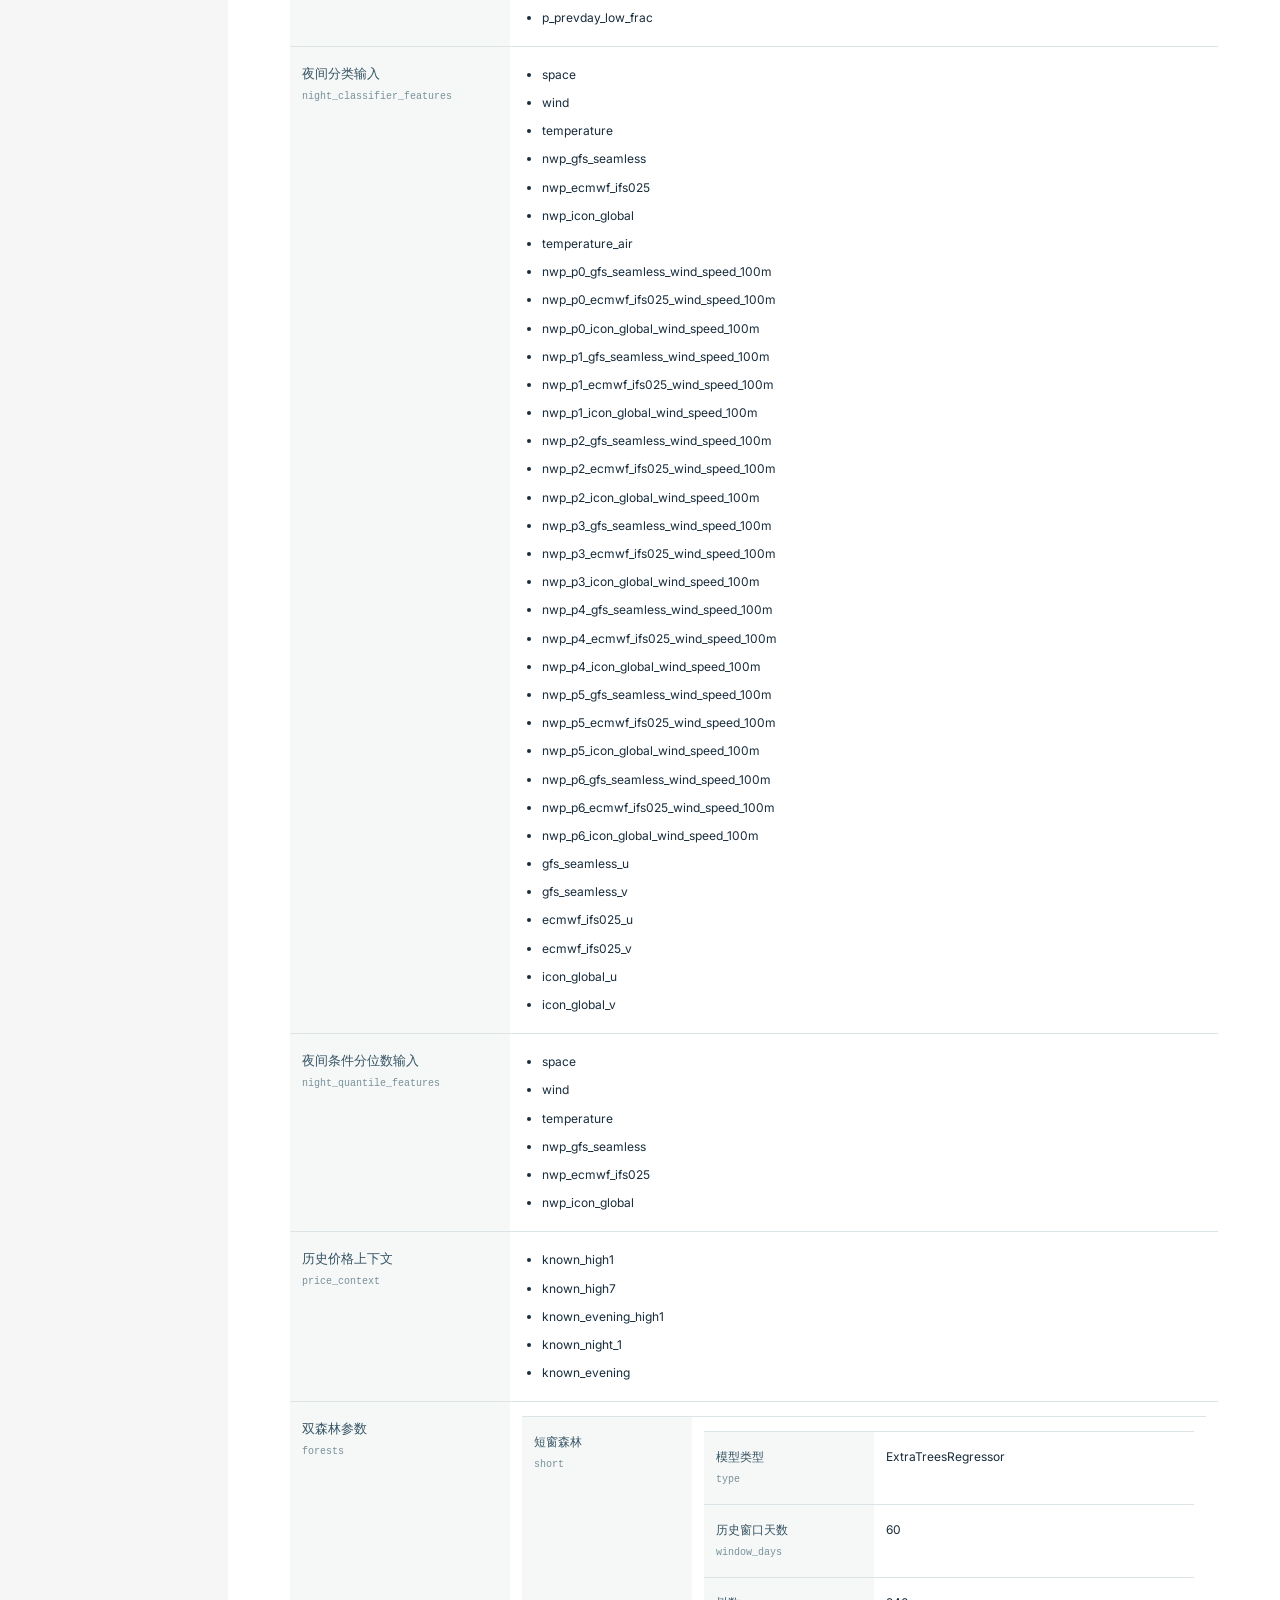
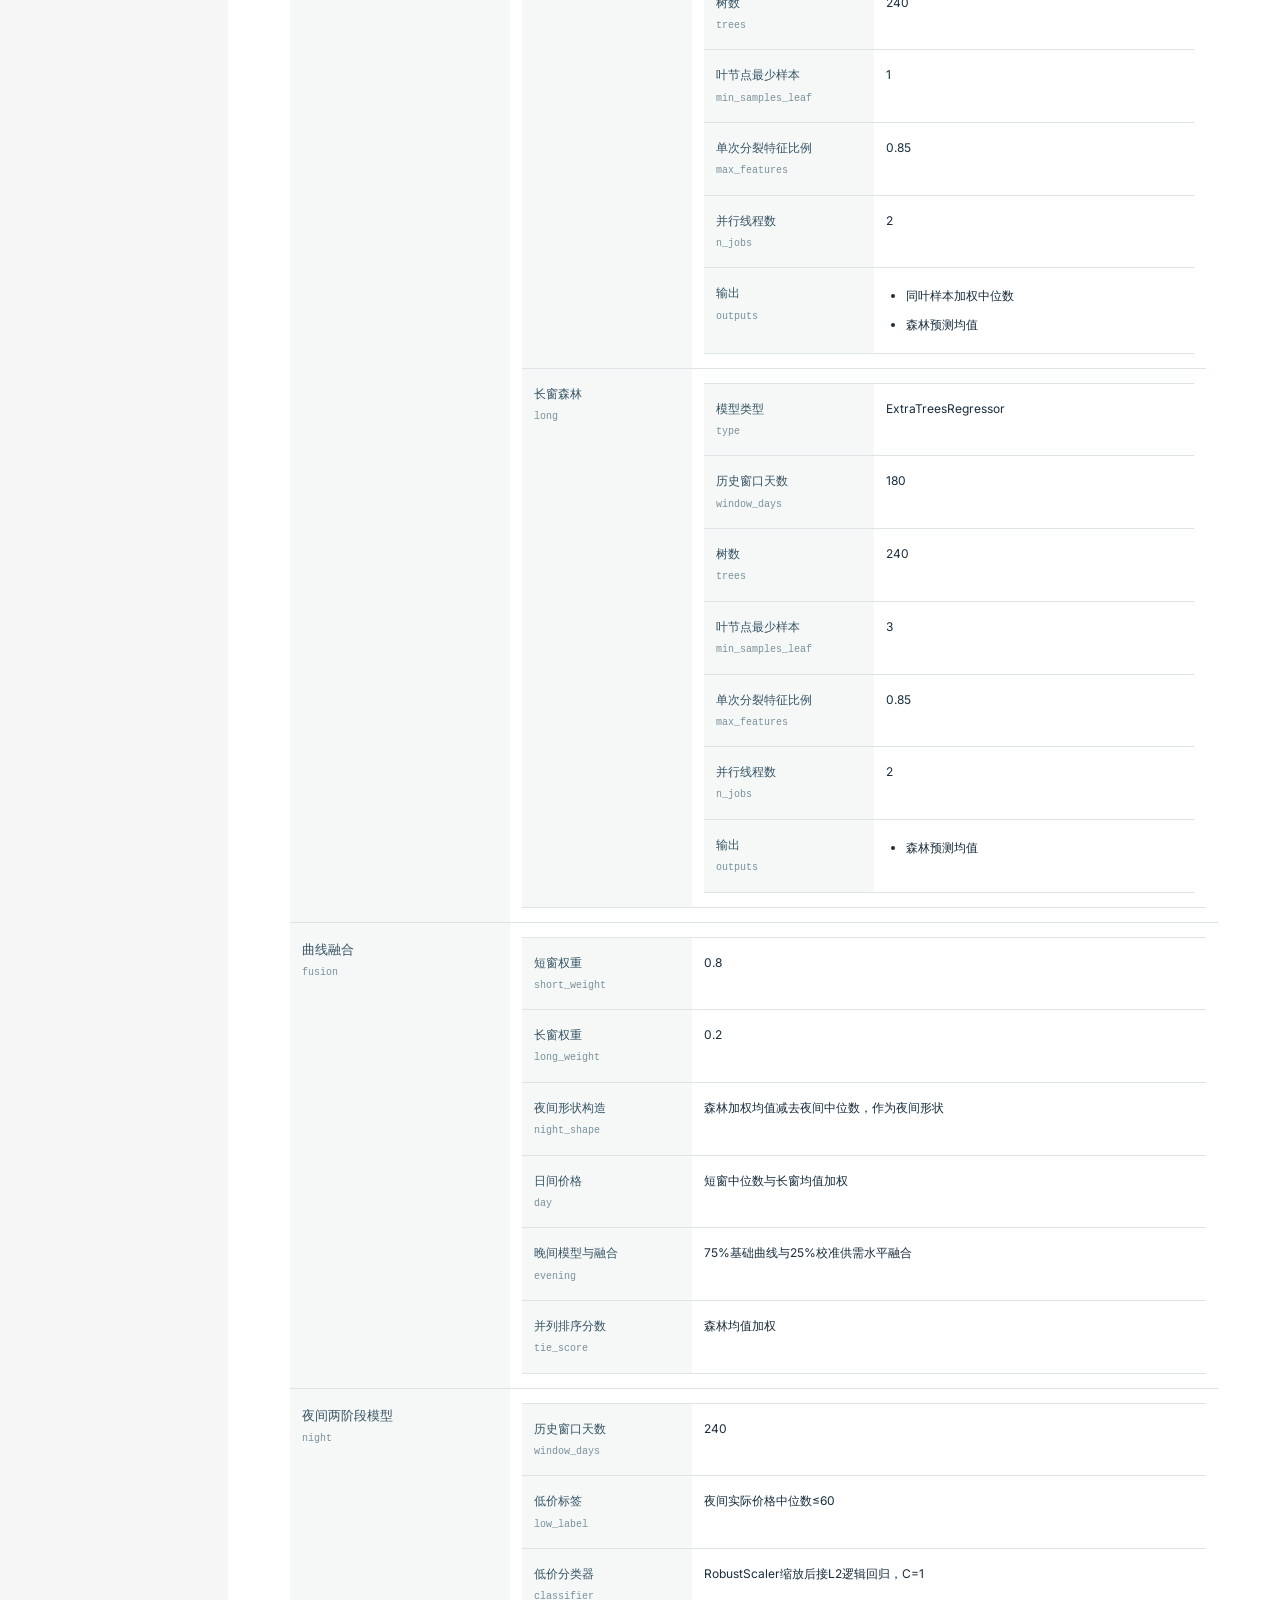
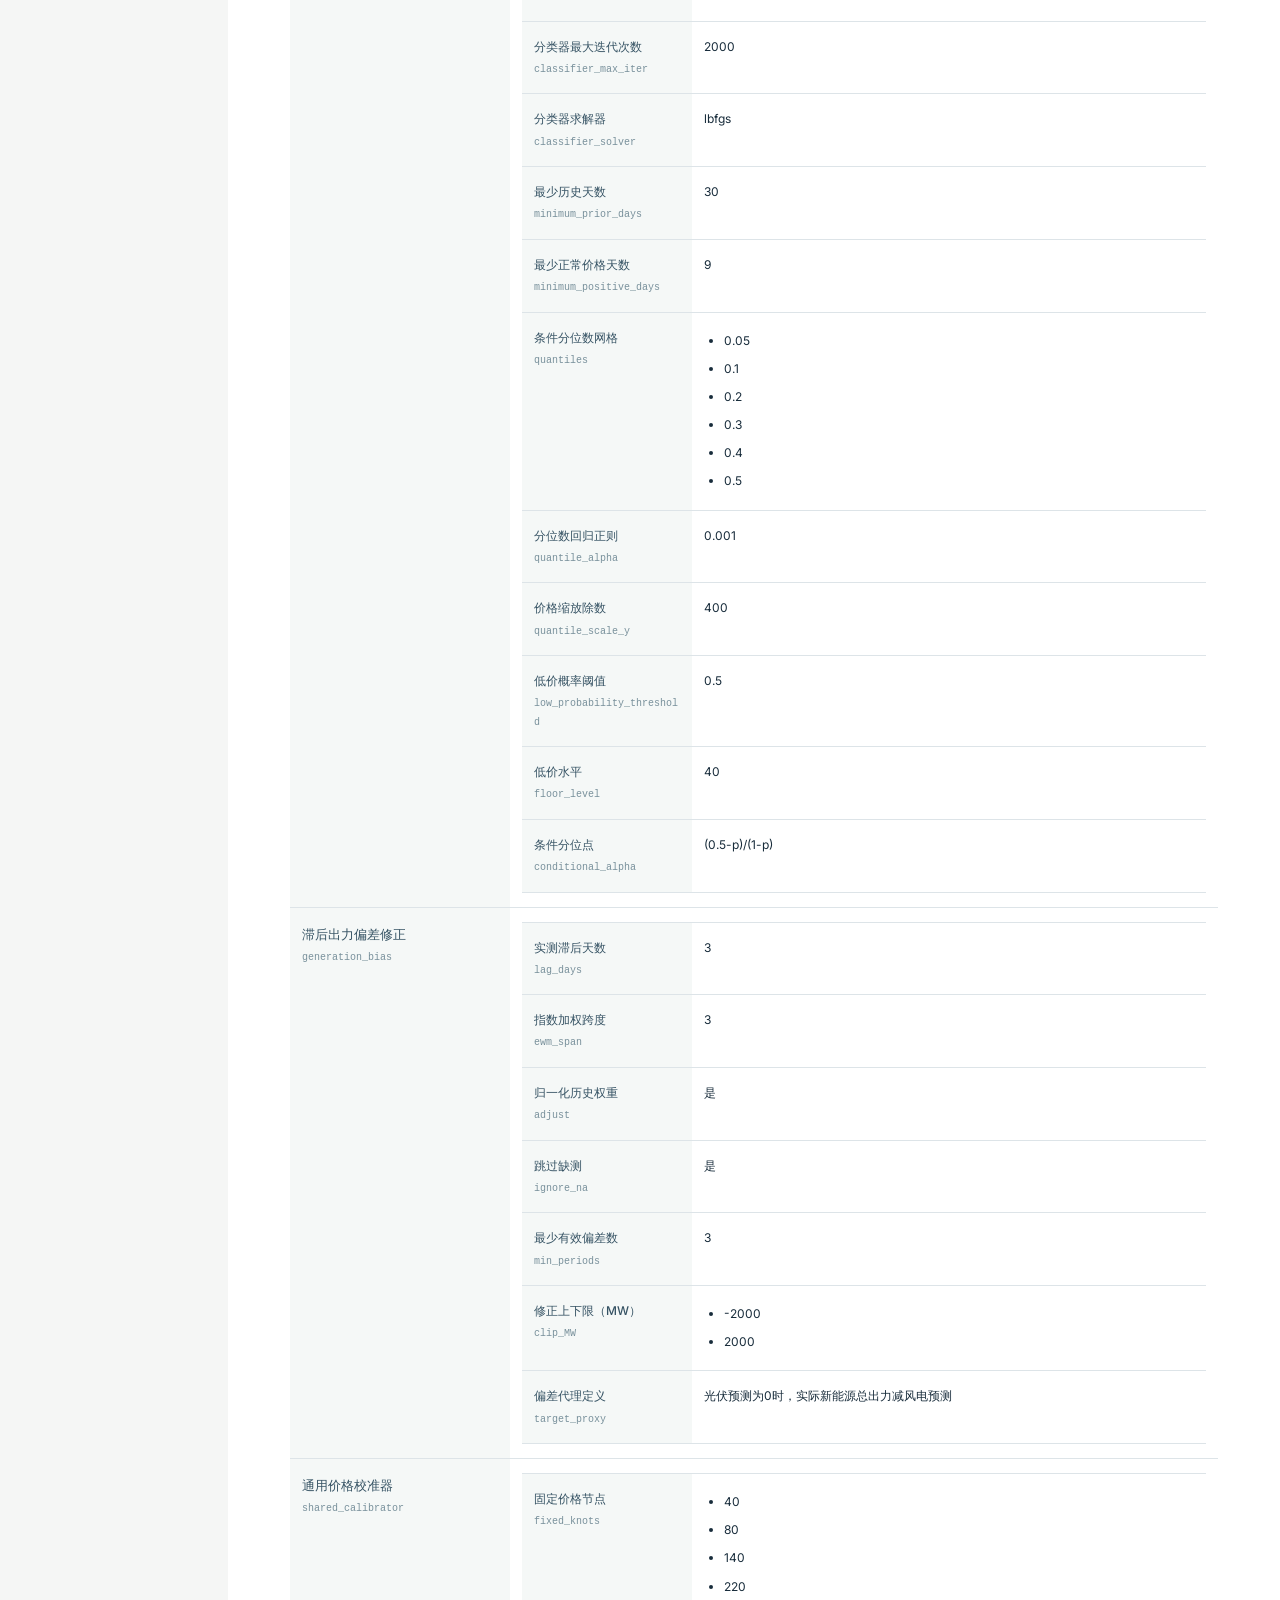
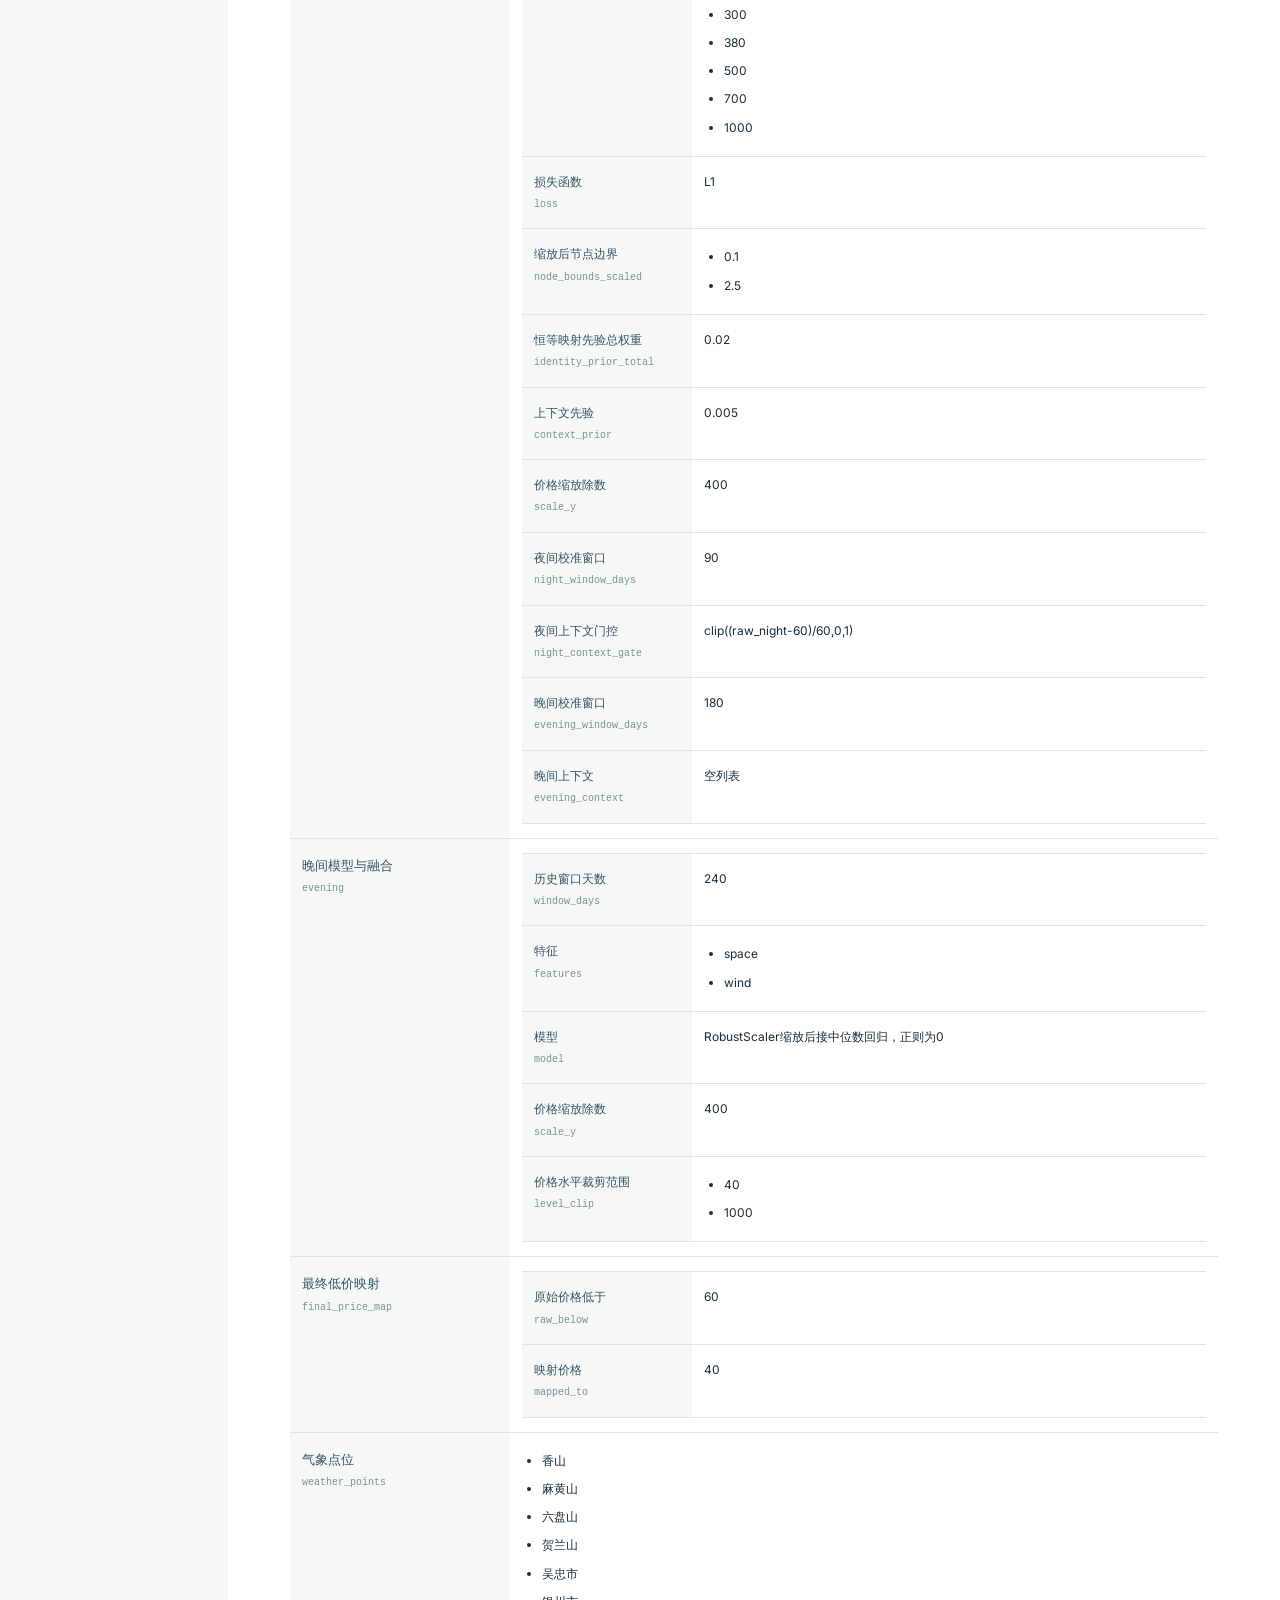
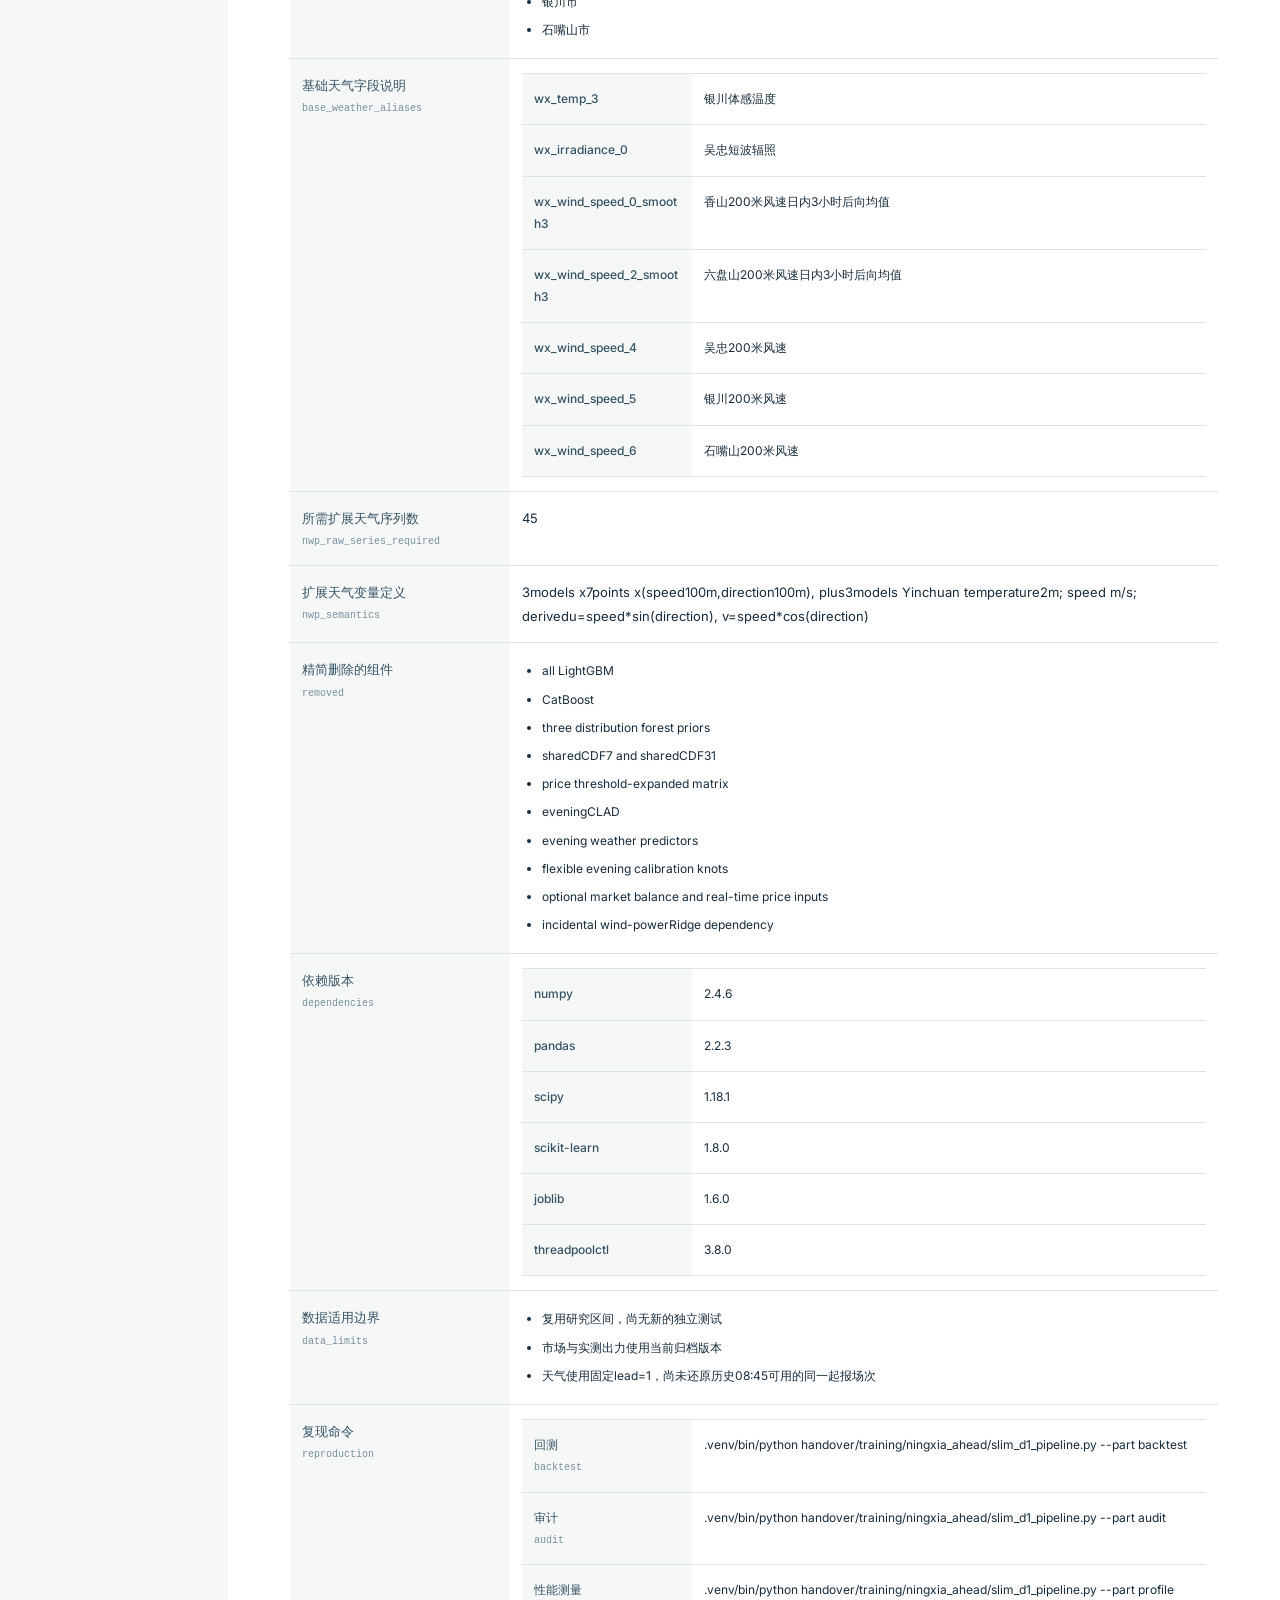
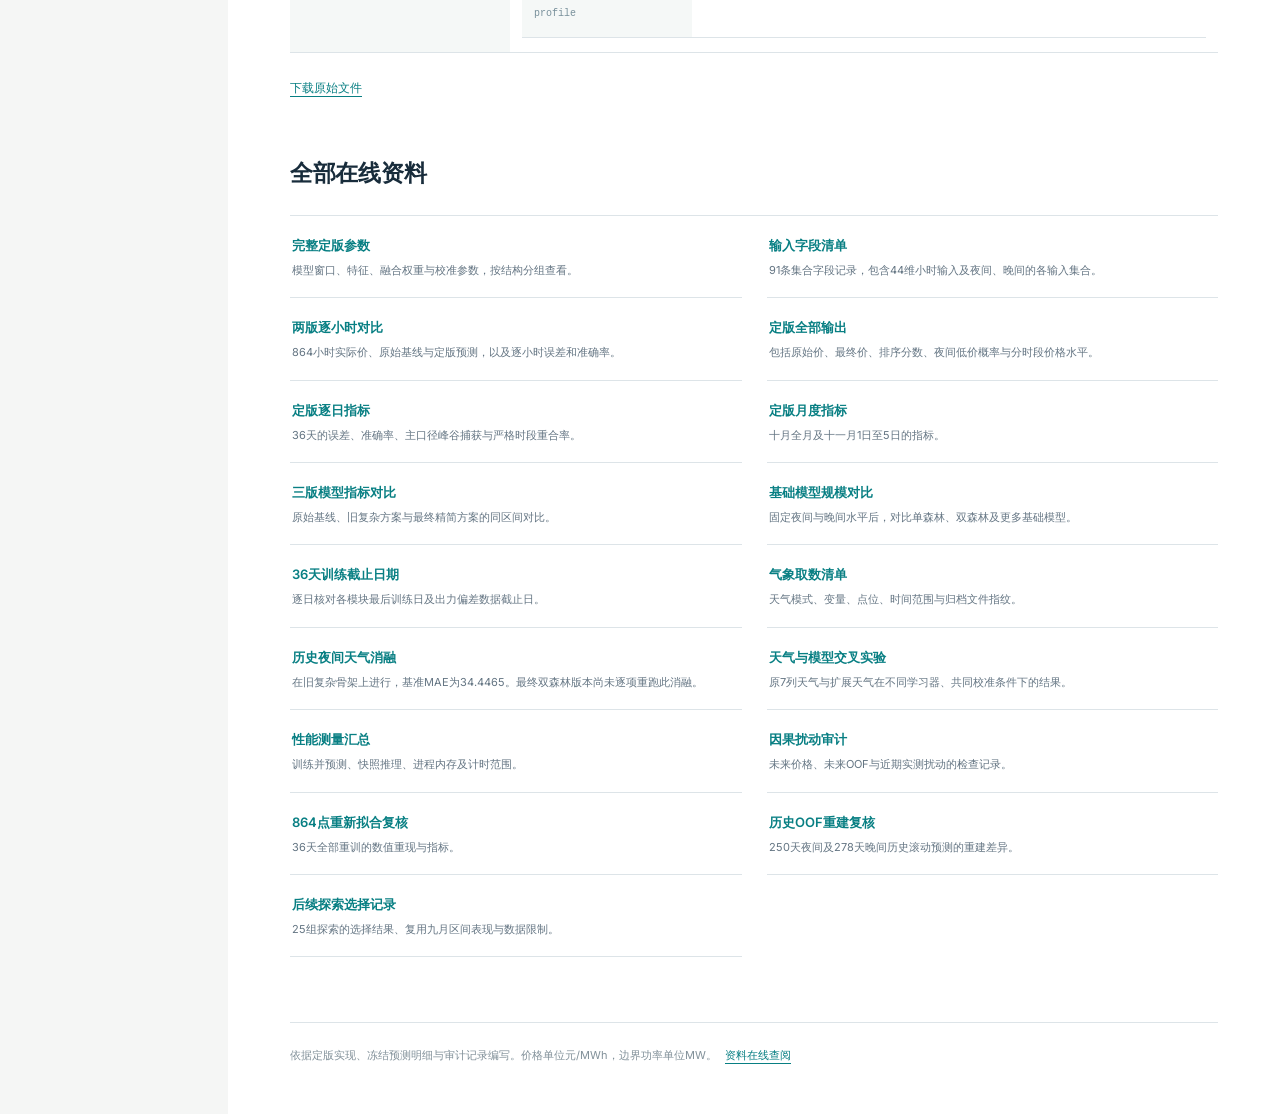
<file: algorithm/resources.html>
<!doctype html>
<html lang="zh-CN"><head><meta charset="utf-8"><meta name="viewport" content="width=device-width,initial-scale=1">
<meta name="description" content="参数、字段、逐小时结果与复核记录可直接在网页中阅读。表格支持日期筛选、搜索和分页。"><meta name="color-scheme" content="light"><title>资料在线查阅 · 宁夏D1算法工程文档</title>
<link rel="stylesheet" href="assets/style.css?v=2127a3fffd"><script src="assets/app.js?v=2728bcb90c" defer></script><script src="assets/resources.js?v=71de764c98" defer></script></head><body>
<a class="skip" href="#main">跳到正文</a><header class="topbar"><a class="brand" href="index.html">宁夏 D+1<span>算法工程文档</span></a><span class="version">NX-D1-Slim-1.0</span><button type="button" class="print" data-print>打印 / 保存 PDF</button></header>
<div class="layout"><aside class="sidebar"><nav aria-label="文档章节"><a href="index.html">方案总览</a><a href="weather.html">气象与数据处理</a><a href="model.html">算法实现</a><a href="backtest.html">回测与复核</a><a href="resources.html" aria-current="page">资料查阅</a></nav><div class="toc"><p>本页目录</p><nav aria-label="本页目录"><a href="#viewer">查看资料</a><a href="#catalog">全部资料</a></nav></div><p class="sidebar-note">编制 2026-11-12<br>定版参数 2026-11-10<br>交割时区 Asia/Shanghai</p></aside>
<main id="main"><header class="article-header"><h1>资料在线查阅</h1><p class="lead">参数、字段、逐小时结果与复核记录可直接在网页中阅读。表格支持日期筛选、搜索和分页。</p></header><section id="viewer">
<div class="resource-heading"><label for="resourceSelect">选择资料</label><select id="resourceSelect" aria-label="选择在线查看的资料"></select></div>
<h2 id="resourceTitle">正在载入资料…</h2>
<p id="resourceDescription" class="small"></p>
<p id="resourceStatus" role="status" aria-live="polite">正在准备在线阅读内容…</p>
<div id="resourceFilters" class="resource-filters" hidden>
<label>搜索表格<input type="search" id="resourceSearch" placeholder="字段、日期或数值" autocomplete="off"></label>
<label id="resourceStartLabel">起始日期<input type="date" id="resourceStart"></label>
<label id="resourceEndLabel">结束日期<input type="date" id="resourceEnd"></label>
<label>每页行数<select id="resourcePageSize"><option value="25">25</option><option value="50" selected>50</option><option value="100">100</option></select></label>
<button type="button" id="resetResourceFilters">重置筛选</button>
</div>
<div id="resourceContent"></div>
<div id="resourcePagination" class="resource-pagination" hidden><button type="button" id="resourcePrevious">上一页</button><span id="resourcePageLabel" aria-live="polite"></span><button type="button" id="resourceNext">下一页</button></div>
<p id="resourcePrecision" class="small" hidden>价格与误差显示至小数点后4位，准确率显示为百分比。悬停数值可查看原始精度。</p>
<p class="resource-save"><a id="resourceDownload" download hidden>下载原始文件</a></p>
</section>
<section id="catalog"><h2>全部在线资料</h2><div class="downloads"><a href="resources.html?file=parameters.json"><b>完整定版参数</b><span>模型窗口、特征、融合权重与校准参数，按结构分组查看。</span></a><a href="resources.html?file=feature_dictionary.csv"><b>输入字段清单</b><span>91条集合字段记录，包含44维小时输入及夜间、晚间的各输入集合。</span></a><a href="resources.html?file=hourly_comparison.csv"><b>两版逐小时对比</b><span>864小时实际价、原始基线与定版预测，以及逐小时误差和准确率。</span></a><a href="resources.html?file=final_hourly_predictions.csv"><b>定版全部输出</b><span>包括原始价、最终价、排序分数、夜间低价概率与分时段价格水平。</span></a><a href="resources.html?file=final_daily_metrics.csv"><b>定版逐日指标</b><span>36天的误差、准确率、主口径峰谷捕获与严格时段重合率。</span></a><a href="resources.html?file=final_monthly_metrics.csv"><b>定版月度指标</b><span>十月全月及十一月1日至5日的指标。</span></a><a href="resources.html?file=model_comparison.csv"><b>三版模型指标对比</b><span>原始基线、旧复杂方案与最终精简方案的同区间对比。</span></a><a href="resources.html?file=model_size_tradeoff.csv"><b>基础模型规模对比</b><span>固定夜间与晚间水平后，对比单森林、双森林及更多基础模型。</span></a><a href="resources.html?file=training_cutoffs.csv"><b>36天训练截止日期</b><span>逐日核对各模块最后训练日及出力偏差数据截止日。</span></a><a href="resources.html?file=weather_manifest.json"><b>气象取数清单</b><span>天气模式、变量、点位、时间范围与归档文件指纹。</span></a><a href="resources.html?file=weather_ablation_research.csv"><b>历史夜间天气消融</b><span>在旧复杂骨架上进行，基准MAE为34.4465。最终双森林版本尚未逐项重跑此消融。</span></a><a href="resources.html?file=weather_model_factorial.csv"><b>天气与模型交叉实验</b><span>原7列天气与扩展天气在不同学习器、共同校准条件下的结果。</span></a><a href="resources.html?file=performance.json"><b>性能测量汇总</b><span>训练并预测、快照推理、进程内存及计时范围。</span></a><a href="resources.html?file=causality_audit.json"><b>因果扰动审计</b><span>未来价格、未来OOF与近期实测扰动的检查记录。</span></a><a href="resources.html?file=fresh_reproduction.json"><b>864点重新拟合复核</b><span>36天全部重训的数值重现与指标。</span></a><a href="resources.html?file=history_reproduction.json"><b>历史OOF重建复核</b><span>250天夜间及278天晚间历史滚动预测的重建差异。</span></a><a href="resources.html?file=three_direction_selection.json"><b>后续探索选择记录</b><span>25组探索的选择结果、复用九月区间表现与数据限制。</span></a></div></section>
<footer>依据定版实现、冻结预测明细与审计记录编写。价格单位元/MWh，边界功率单位MW。<a href="index.html#evidence">资料在线查阅</a></footer></main></div></body></html>
</file>
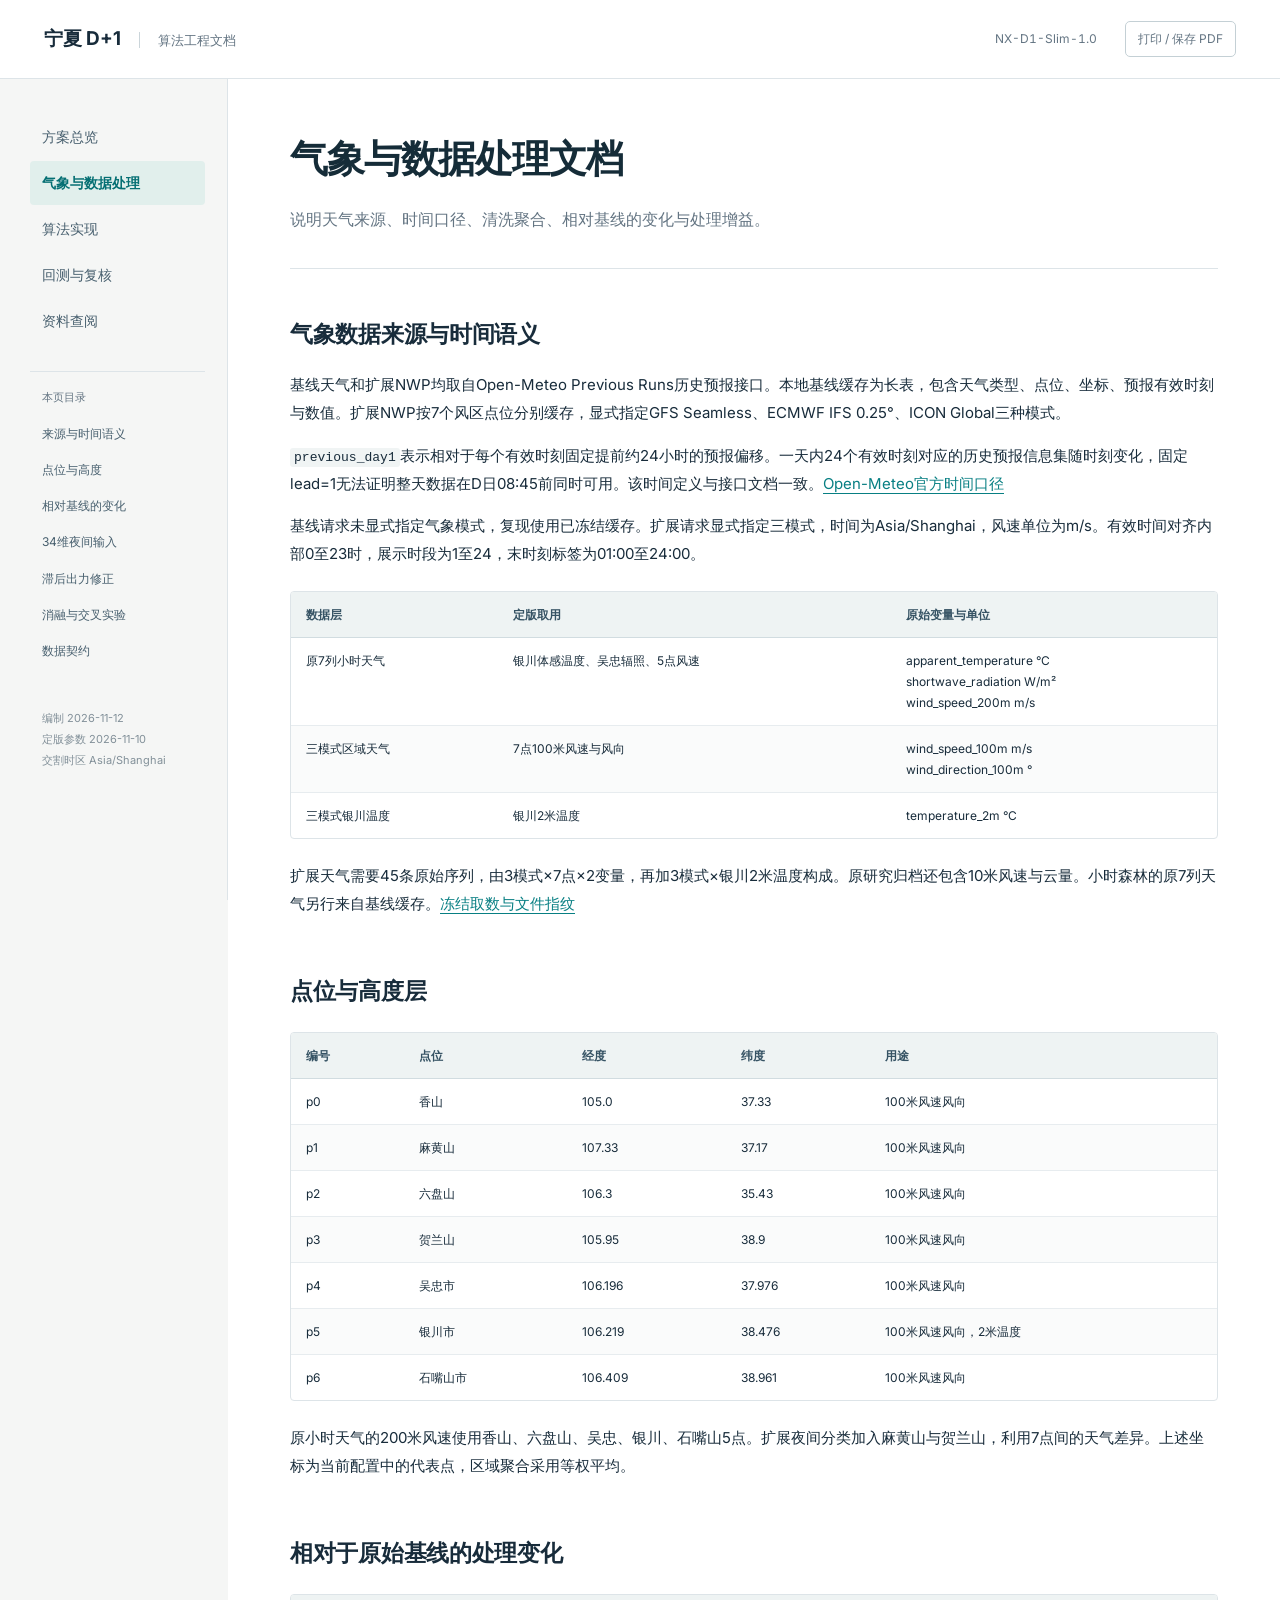
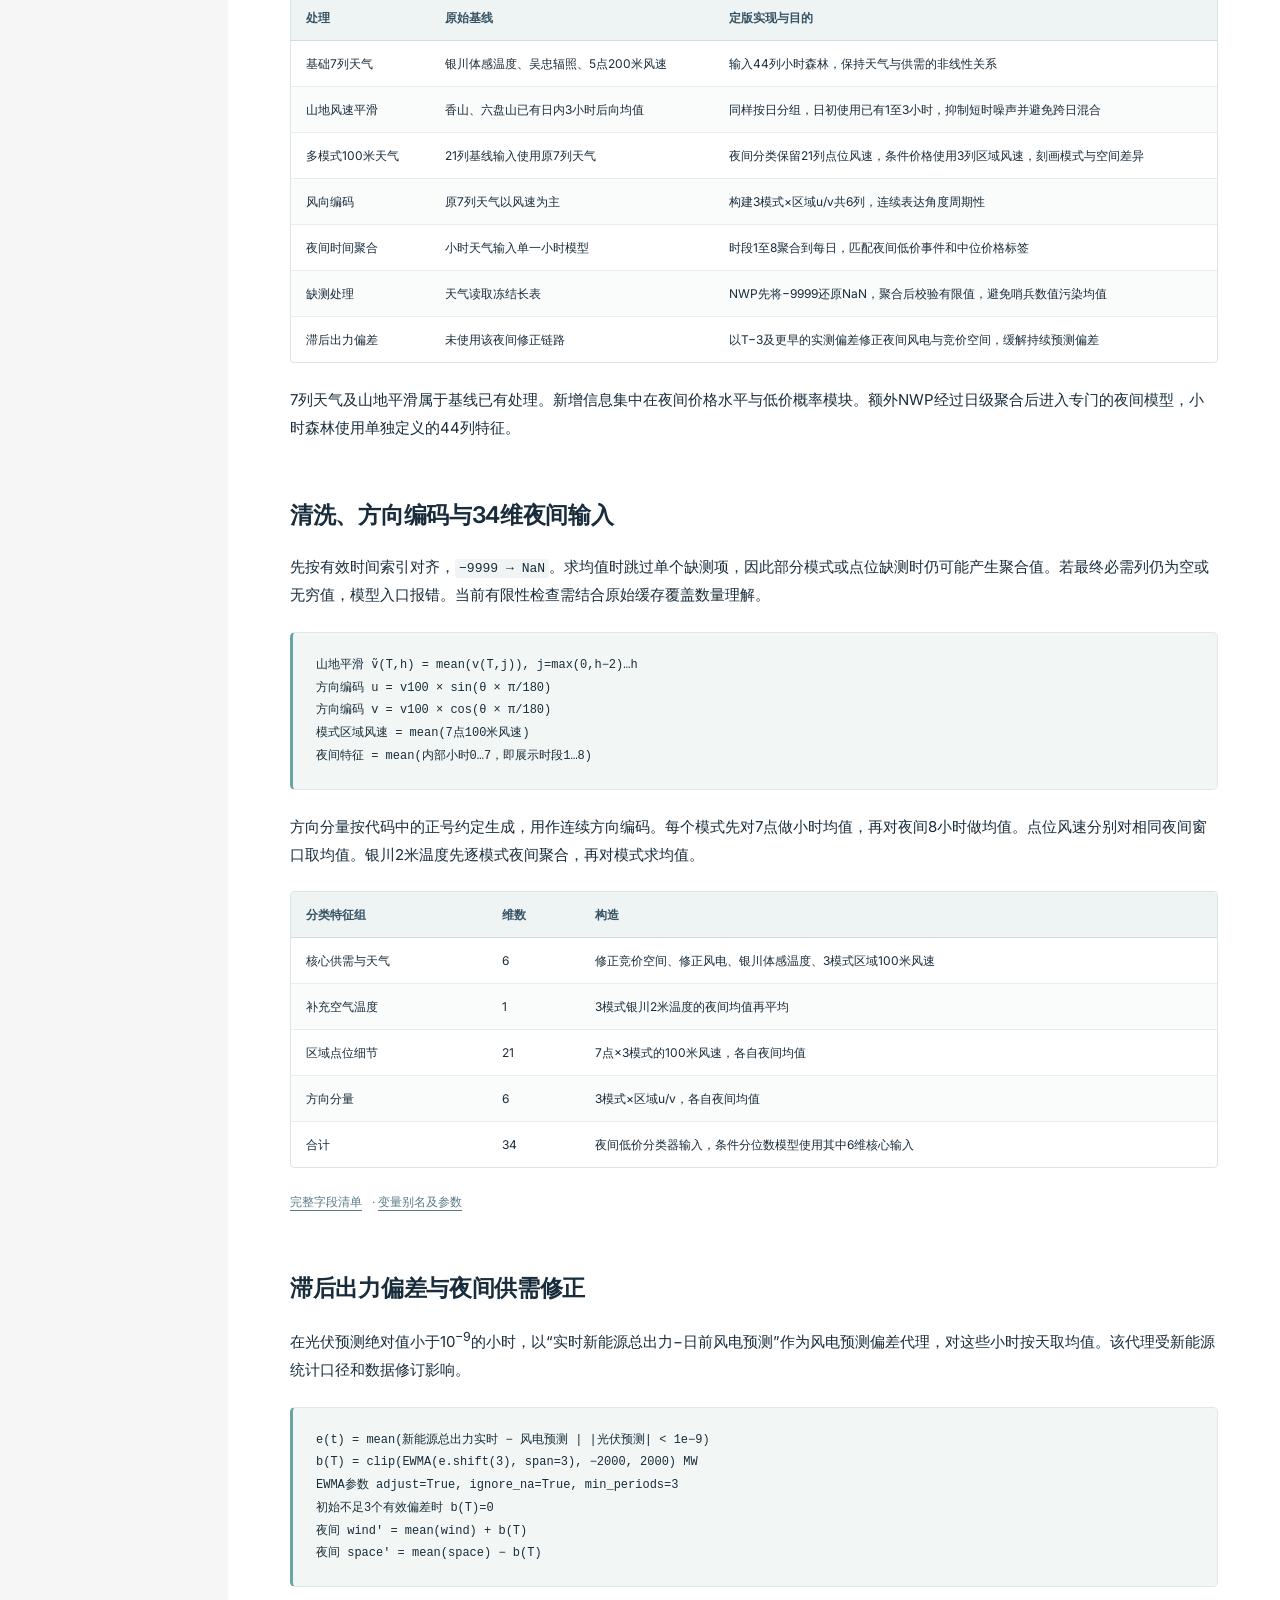
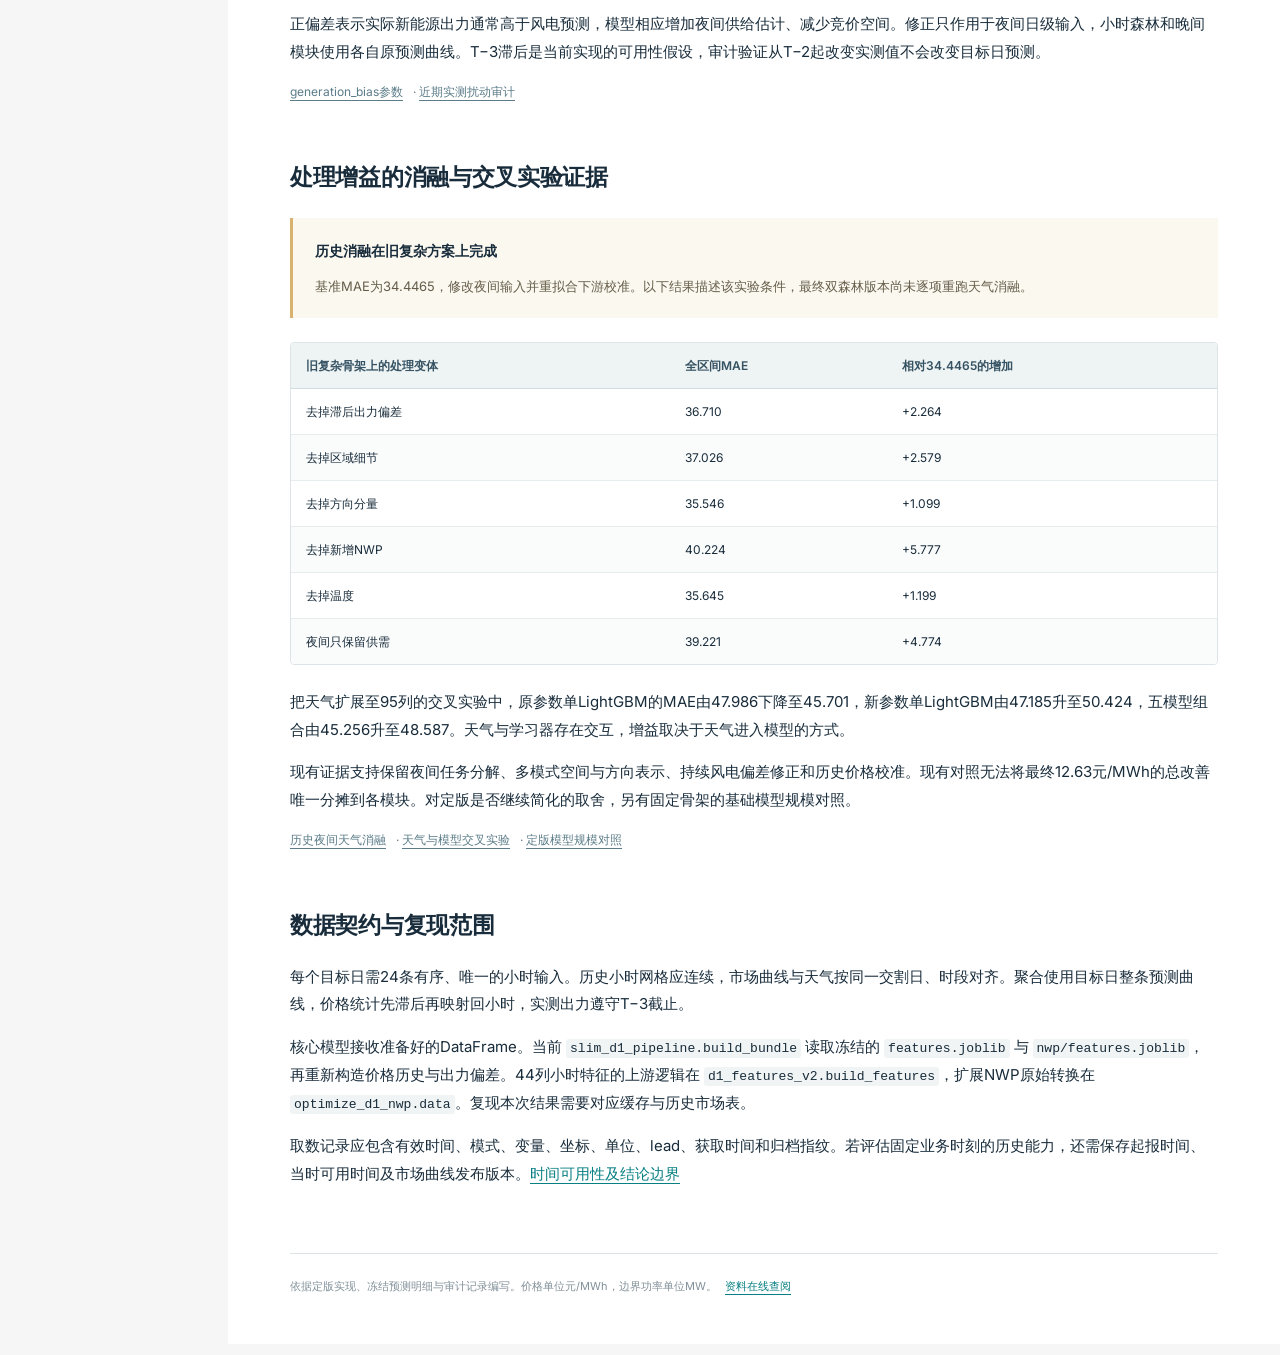
<file: algorithm/weather.html>
<!doctype html>
<html lang="zh-CN"><head><meta charset="utf-8"><meta name="viewport" content="width=device-width,initial-scale=1">
<meta name="description" content="说明天气来源、时间口径、清洗聚合、相对基线的变化与处理增益。"><meta name="color-scheme" content="light"><title>气象与数据处理文档 · 宁夏D1算法工程文档</title>
<link rel="stylesheet" href="assets/style.css?v=2127a3fffd"><script src="assets/app.js?v=2728bcb90c" defer></script><script src="assets/resources.js?v=71de764c98" defer></script></head><body>
<a class="skip" href="#main">跳到正文</a><header class="topbar"><a class="brand" href="index.html">宁夏 D+1<span>算法工程文档</span></a><span class="version">NX-D1-Slim-1.0</span><button type="button" class="print" data-print>打印 / 保存 PDF</button></header>
<div class="layout"><aside class="sidebar"><nav aria-label="文档章节"><a href="index.html">方案总览</a><a href="weather.html" aria-current="page">气象与数据处理</a><a href="model.html">算法实现</a><a href="backtest.html">回测与复核</a><a href="resources.html">资料查阅</a></nav><div class="toc"><p>本页目录</p><nav aria-label="本页目录"><a href="#source">来源与时间语义</a><a href="#points">点位与高度</a><a href="#baseline">相对基线的变化</a><a href="#transform">34维夜间输入</a><a href="#bias">滞后出力修正</a><a href="#evidence">消融与交叉实验</a><a href="#contract">数据契约</a></nav></div><p class="sidebar-note">编制 2026-11-12<br>定版参数 2026-11-10<br>交割时区 Asia/Shanghai</p></aside>
<main id="main"><header class="article-header"><h1>气象与数据处理文档</h1><p class="lead">说明天气来源、时间口径、清洗聚合、相对基线的变化与处理增益。</p></header>
<section id="source"><h2>气象数据来源与时间语义</h2>
<p>基线天气和扩展NWP均取自Open-Meteo Previous Runs历史预报接口。本地基线缓存为长表，包含天气类型、点位、坐标、预报有效时刻与数值。扩展NWP按7个风区点位分别缓存，显式指定GFS Seamless、ECMWF IFS 0.25°、ICON Global三种模式。</p>
<p><code>previous_day1</code>表示相对于每个有效时刻固定提前约24小时的预报偏移。一天内24个有效时刻对应的历史预报信息集随时刻变化，固定lead=1无法证明整天数据在D日08:45前同时可用。该时间定义与接口文档一致。<a href="https://open-meteo.com/en/docs/previous-runs-api" target="_blank" rel="noreferrer">Open-Meteo官方时间口径</a></p>
<p>基线请求未显式指定气象模式，复现使用已冻结缓存。扩展请求显式指定三模式，时间为Asia/Shanghai，风速单位为m/s。有效时间对齐内部0至23时，展示时段为1至24，末时刻标签为01:00至24:00。</p>
<div class="table-scroll" tabindex="0"><table><thead><tr><th>数据层</th><th>定版取用</th><th>原始变量与单位</th></tr></thead><tbody>
<tr><td>原7列小时天气</td><td>银川体感温度、吴忠辐照、5点风速</td><td>apparent_temperature °C<br>shortwave_radiation W/m²<br>wind_speed_200m m/s</td></tr>
<tr><td>三模式区域天气</td><td>7点100米风速与风向</td><td>wind_speed_100m m/s<br>wind_direction_100m °</td></tr>
<tr><td>三模式银川温度</td><td>银川2米温度</td><td>temperature_2m °C</td></tr>
</tbody></table></div>
<p>扩展天气需要45条原始序列，由3模式×7点×2变量，再加3模式×银川2米温度构成。原研究归档还包含10米风速与云量。小时森林的原7列天气另行来自基线缓存。<a href="resources.html?file=weather_manifest.json">冻结取数与文件指纹</a></p>
</section>
<section id="points"><h2>点位与高度层</h2>
<div class="table-scroll" tabindex="0"><table><thead><tr><th scope="col">编号</th><th scope="col">点位</th><th scope="col">经度</th><th scope="col">纬度</th><th scope="col">用途</th></tr></thead><tbody><tr><td>p0</td><td>香山</td><td>105.0</td><td>37.33</td><td>100米风速风向</td></tr><tr><td>p1</td><td>麻黄山</td><td>107.33</td><td>37.17</td><td>100米风速风向</td></tr><tr><td>p2</td><td>六盘山</td><td>106.3</td><td>35.43</td><td>100米风速风向</td></tr><tr><td>p3</td><td>贺兰山</td><td>105.95</td><td>38.9</td><td>100米风速风向</td></tr><tr><td>p4</td><td>吴忠市</td><td>106.196</td><td>37.976</td><td>100米风速风向</td></tr><tr><td>p5</td><td>银川市</td><td>106.219</td><td>38.476</td><td>100米风速风向，2米温度</td></tr><tr><td>p6</td><td>石嘴山市</td><td>106.409</td><td>38.961</td><td>100米风速风向</td></tr></tbody></table></div>
<p>原小时天气的200米风速使用香山、六盘山、吴忠、银川、石嘴山5点。扩展夜间分类加入麻黄山与贺兰山，利用7点间的天气差异。上述坐标为当前配置中的代表点，区域聚合采用等权平均。</p>
</section>
<section id="baseline"><h2>相对于原始基线的处理变化</h2>
<div class="table-scroll" tabindex="0"><table><thead><tr><th>处理</th><th>原始基线</th><th>定版实现与目的</th></tr></thead><tbody>
<tr><td>基础7列天气</td><td>银川体感温度、吴忠辐照、5点200米风速</td><td>输入44列小时森林，保持天气与供需的非线性关系</td></tr>
<tr><td>山地风速平滑</td><td>香山、六盘山已有日内3小时后向均值</td><td>同样按日分组，日初使用已有1至3小时，抑制短时噪声并避免跨日混合</td></tr>
<tr><td>多模式100米天气</td><td>21列基线输入使用原7列天气</td><td>夜间分类保留21列点位风速，条件价格使用3列区域风速，刻画模式与空间差异</td></tr>
<tr><td>风向编码</td><td>原7列天气以风速为主</td><td>构建3模式×区域u/v共6列，连续表达角度周期性</td></tr>
<tr><td>夜间时间聚合</td><td>小时天气输入单一小时模型</td><td>时段1至8聚合到每日，匹配夜间低价事件和中位价格标签</td></tr>
<tr><td>缺测处理</td><td>天气读取冻结长表</td><td>NWP先将−9999还原NaN，聚合后校验有限值，避免哨兵数值污染均值</td></tr>
<tr><td>滞后出力偏差</td><td>未使用该夜间修正链路</td><td>以T−3及更早的实测偏差修正夜间风电与竞价空间，缓解持续预测偏差</td></tr>
</tbody></table></div>
<p>7列天气及山地平滑属于基线已有处理。新增信息集中在夜间价格水平与低价概率模块。额外NWP经过日级聚合后进入专门的夜间模型，小时森林使用单独定义的44列特征。</p>
</section>
<section id="transform"><h2>清洗、方向编码与34维夜间输入</h2>
<p>先按有效时间索引对齐，<code>−9999 → NaN</code>。求均值时跳过单个缺测项，因此部分模式或点位缺测时仍可能产生聚合值。若最终必需列仍为空或无穷值，模型入口报错。当前有限性检查需结合原始缓存覆盖数量理解。</p>
<pre class="formula"><code>山地平滑 ṽ(T,h) = mean(v(T,j)), j=max(0,h−2)…h
方向编码 u = v100 × sin(θ × π/180)
方向编码 v = v100 × cos(θ × π/180)
模式区域风速 = mean(7点100米风速)
夜间特征 = mean(内部小时0…7，即展示时段1…8)</code></pre>
<p>方向分量按代码中的正号约定生成，用作连续方向编码。每个模式先对7点做小时均值，再对夜间8小时做均值。点位风速分别对相同夜间窗口取均值。银川2米温度先逐模式夜间聚合，再对模式求均值。</p>
<div class="table-scroll" tabindex="0"><table><thead><tr><th>分类特征组</th><th>维数</th><th>构造</th></tr></thead><tbody>
<tr><td>核心供需与天气</td><td>6</td><td>修正竞价空间、修正风电、银川体感温度、3模式区域100米风速</td></tr>
<tr><td>补充空气温度</td><td>1</td><td>3模式银川2米温度的夜间均值再平均</td></tr>
<tr><td>区域点位细节</td><td>21</td><td>7点×3模式的100米风速，各自夜间均值</td></tr>
<tr><td>方向分量</td><td>6</td><td>3模式×区域u/v，各自夜间均值</td></tr>
<tr><td>合计</td><td>34</td><td>夜间低价分类器输入，条件分位数模型使用其中6维核心输入</td></tr>
</tbody></table></div>
<p class="source"><a href="resources.html?file=feature_dictionary.csv">完整字段清单</a> · <a href="resources.html?file=parameters.json">变量别名及参数</a></p>
</section>
<section id="bias"><h2>滞后出力偏差与夜间供需修正</h2>
<p>在光伏预测绝对值小于10<sup>−9</sup>的小时，以“实时新能源总出力−日前风电预测”作为风电预测偏差代理，对这些小时按天取均值。该代理受新能源统计口径和数据修订影响。</p>
<pre class="formula"><code>e(t) = mean(新能源总出力实时 − 风电预测 | |光伏预测| &lt; 1e−9)
b(T) = clip(EWMA(e.shift(3), span=3), −2000, 2000) MW
EWMA参数 adjust=True, ignore_na=True, min_periods=3
初始不足3个有效偏差时 b(T)=0
夜间 wind′ = mean(wind) + b(T)
夜间 space′ = mean(space) − b(T)</code></pre>
<p>正偏差表示实际新能源出力通常高于风电预测，模型相应增加夜间供给估计、减少竞价空间。修正只作用于夜间日级输入，小时森林和晚间模块使用各自原预测曲线。T−3滞后是当前实现的可用性假设，审计验证从T−2起改变实测值不会改变目标日预测。</p>
<p class="source"><a href="resources.html?file=parameters.json">generation_bias参数</a> · <a href="resources.html?file=causality_audit.json">近期实测扰动审计</a></p>
</section>
<section id="evidence"><h2>处理增益的消融与交叉实验证据</h2>
<aside class="callout"><strong>历史消融在旧复杂方案上完成</strong><p>基准MAE为34.4465，修改夜间输入并重拟合下游校准。以下结果描述该实验条件，最终双森林版本尚未逐项重跑天气消融。</p></aside>
<div class="table-scroll" tabindex="0"><table><thead><tr><th scope="col">旧复杂骨架上的处理变体</th><th scope="col">全区间MAE</th><th scope="col">相对34.4465的增加</th></tr></thead><tbody><tr><td>去掉滞后出力偏差</td><td>36.710</td><td>+2.264</td></tr><tr><td>去掉区域细节</td><td>37.026</td><td>+2.579</td></tr><tr><td>去掉方向分量</td><td>35.546</td><td>+1.099</td></tr><tr><td>去掉新增NWP</td><td>40.224</td><td>+5.777</td></tr><tr><td>去掉温度</td><td>35.645</td><td>+1.199</td></tr><tr><td>夜间只保留供需</td><td>39.221</td><td>+4.774</td></tr></tbody></table></div>
<p>把天气扩展至95列的交叉实验中，原参数单LightGBM的MAE由47.986下降至45.701，新参数单LightGBM由47.185升至50.424，五模型组合由45.256升至48.587。天气与学习器存在交互，增益取决于天气进入模型的方式。</p>
<p>现有证据支持保留夜间任务分解、多模式空间与方向表示、持续风电偏差修正和历史价格校准。现有对照无法将最终12.63元/MWh的总改善唯一分摊到各模块。对定版是否继续简化的取舍，另有固定骨架的基础模型规模对照。</p>
<p class="source"><a href="resources.html?file=weather_ablation_research.csv">历史夜间天气消融</a> · <a href="resources.html?file=weather_model_factorial.csv">天气与模型交叉实验</a> · <a href="index.html#choice">定版模型规模对照</a></p>
</section>
<section id="contract"><h2>数据契约与复现范围</h2>
<p>每个目标日需24条有序、唯一的小时输入。历史小时网格应连续，市场曲线与天气按同一交割日、时段对齐。聚合使用目标日整条预测曲线，价格统计先滞后再映射回小时，实测出力遵守T−3截止。</p>
<p>核心模型接收准备好的DataFrame。当前 <code>slim_d1_pipeline.build_bundle</code> 读取冻结的 <code>features.joblib</code> 与 <code>nwp/features.joblib</code>，再重新构造价格历史与出力偏差。44列小时特征的上游逻辑在 <code>d1_features_v2.build_features</code>，扩展NWP原始转换在 <code>optimize_d1_nwp.data</code>。复现本次结果需要对应缓存与历史市场表。</p>
<p>取数记录应包含有效时间、模式、变量、坐标、单位、lead、获取时间和归档指纹。若评估固定业务时刻的历史能力，还需保存起报时间、当时可用时间及市场曲线发布版本。<a href="backtest.html#limits">时间可用性及结论边界</a></p>
</section>

<footer>依据定版实现、冻结预测明细与审计记录编写。价格单位元/MWh，边界功率单位MW。<a href="index.html#evidence">资料在线查阅</a></footer></main></div></body></html>
</file>
<file: style.css>
:root{--ink:#14283e;--muted:#687989;--teal:#147d92;--paper:#f4f6f8;--line:#e0e7ed;--white:#fff}*{box-sizing:border-box}html{scroll-behavior:smooth;scroll-padding-top:95px}body{margin:0;background:var(--paper);color:var(--ink);font:15px/1.7 -apple-system,BlinkMacSystemFont,"Segoe UI","PingFang SC","Microsoft YaHei",sans-serif}button,input{font:inherit}button,a,input,summary{-webkit-tap-highlight-color:transparent}button{cursor:pointer}a{color:inherit;text-decoration:none}a:focus-visible,button:focus-visible,input:focus-visible,summary:focus-visible{outline:3px solid #e4a349;outline-offset:4px}.topbar{position:sticky;top:0;z-index:10;display:flex;align-items:center;justify-content:space-between;gap:24px;padding:15px max(5%,calc((100% - 1280px)/2));background:#ffffffed;border-bottom:1px solid var(--line);backdrop-filter:blur(14px)}.brand{display:flex;gap:10px;align-items:center;white-space:nowrap;font-weight:650;letter-spacing:.03em}.brand-mark{display:grid;place-items:center;width:30px;height:30px;background:var(--ink);color:white;border-radius:8px;font:700 19px Georgia,serif}.topbar nav{display:flex;gap:30px;font-size:13px;color:var(--muted)}.topbar nav a:hover{color:var(--teal)}button.share{border:1px solid var(--line);border-radius:8px;background:white;padding:7px 13px;font-size:12px;color:var(--ink);white-space:nowrap}button.share span{margin-left:12px}main{max-width:1280px;margin:auto;padding:0 42px}.hero{padding:75px 0 58px;border-bottom:1px solid var(--line);background:radial-gradient(ellipse at 95% 30%,#d7e8eb60,transparent 52%)}.eyebrow{font-size:12px;font-weight:600;letter-spacing:.13em;color:var(--teal);display:flex;align-items:center;gap:8px}.status-dot{width:7px;height:7px;border-radius:50%;background:var(--teal)}h1{font-size:clamp(37px,4.4vw,60px);line-height:1.28;font-weight:650;letter-spacing:-.04em;margin:23px 0 22px}h1 span{color:var(--teal)}.intro{color:var(--muted);line-height:1.9;margin:0;max-width:650px}.hero-foot{display:flex;gap:28px;margin-top:30px;font-size:12px;font-weight:550;color:#526679}.hero-foot span+span{position:relative}.hero-foot span+span:before{content:"";width:3px;height:3px;border-radius:50%;background:#aab7c3;position:absolute;left:-15px;top:10px}.section{padding:56px 0;border-bottom:1px solid var(--line)}.section-heading{display:flex;justify-content:space-between;align-items:flex-end;gap:20px;margin-bottom:16px}.section-num{font-size:10px;letter-spacing:.15em;font-weight:700;color:#8293a3}h2{font-size:28px;letter-spacing:-.025em;line-height:1.4;margin:10px 0 0;font-weight:650}.scope-tabs{display:flex;gap:3px;border:1px solid var(--line);padding:4px;background:#eaf0f3;border-radius:10px}.scope-tabs button{border:none;background:transparent;border-radius:7px;color:var(--muted);padding:8px 16px;font-size:12px;white-space:nowrap}.scope-tabs button[aria-pressed=true]{background:#fff;color:var(--ink);font-weight:650;box-shadow:0 1px 5px #14283e0b}.range-label{font-size:12px;color:var(--muted);margin:15px 0 20px}.metrics{display:grid;grid-template-columns:repeat(4,1fr);gap:14px}.metric{background:white;border:1px solid var(--line);border-radius:11px;padding:22px 23px;display:flex;flex-direction:column;gap:12px}.metric div{font-size:12px;color:var(--muted)}.metric strong{font-size:37px;line-height:1.2;font-weight:600;letter-spacing:-.04em;font-variant-numeric:tabular-nums}.metric strong .unit{font-size:20px;margin-left:3px}.metric small{font-size:11px;color:var(--muted)}.metric.primary{background:var(--ink);border-color:var(--ink);color:white}.metric.primary div,.metric.primary small{color:#bacbd7}.coverage{display:flex;align-items:flex-start;gap:7px;color:var(--muted);font-size:11px;margin:18px 0 23px}.chart-card{background:white;border:1px solid var(--line);border-radius:12px;overflow:hidden;margin:16px 0 0}.card-heading{display:flex;align-items:center;justify-content:space-between;gap:10px;padding:20px 24px 2px}.card-heading h3{font-size:14px;font-weight:650;margin:0}.card-heading>span{font-size:10px;color:var(--muted);white-space:nowrap}.chart-card>img{display:block;width:100%;height:auto;min-height:100px;cursor:zoom-in}.chart-card img:not([src]){display:none}summary{cursor:pointer;list-style:none;display:flex;justify-content:space-between;align-items:center;padding:20px 24px;font-size:13px;font-weight:600}summary::-webkit-details-marker{display:none}summary>span{font-size:18px;font-weight:400;color:var(--muted)}details[open]>summary>span{transform:rotate(45deg)}.section-note{margin:0 0 4px;font-size:12px;color:var(--muted)}.day-toolbar{display:flex;justify-content:space-between;align-items:center;gap:16px;margin:24px 0 20px;padding:15px 18px;background:#eaf0f3;border:1px solid var(--line);border-radius:10px}.date-controls{display:flex;align-items:center;gap:12px}.date-controls label{color:var(--muted);font-size:11px}.date-controls button{background:white;border:1px solid var(--line);width:32px;height:32px;border-radius:6px;color:var(--ink)}.date-controls button:disabled{opacity:.35;cursor:default}.date-controls input{color:var(--ink);background:transparent;border:none;max-width:145px;font-size:13px;font-weight:650;padding:3px}.daily-stat{display:flex;gap:20px;font-size:11px;color:var(--muted)}.daily-stat b{font-size:15px;color:var(--ink);font-weight:600;margin-left:7px;font-variant-numeric:tabular-nums}.table-card{background:white;border:1px solid var(--line);border-radius:12px;overflow:hidden;margin-top:22px}.table-scroll{overflow:auto;max-height:520px}table{border-collapse:collapse;width:100%;font-size:12px;font-variant-numeric:tabular-nums}td,th{padding:12px 24px;text-align:right;border-top:1px solid var(--line);white-space:nowrap}td:first-child,th:first-child{text-align:left}th{background:#f8fafb;color:var(--muted);font-weight:500;position:sticky;top:0}tbody tr:hover{background:#f4fafb}tbody tr.selected{background:#eaf6f8}td a{color:var(--teal);font-weight:550}.table-note{margin:0;padding:14px 24px;font-size:11px;color:var(--muted)}.method-grid{display:grid;grid-template-columns:repeat(3,1fr);gap:35px;margin-top:30px}.method-grid h3,.method-limit h3{font-size:13px;margin:0 0 12px}.method-grid p,.method-limit p{font-size:12px;color:var(--muted);line-height:1.95}.method-limit{border-left:3px solid #d2a56b;background:#f7f0e6;padding:18px 22px;margin-top:27px;border-radius:0 9px 9px 0}.method-limit h3{margin:0;color:#835f35}.method-limit p{margin:6px 0 0;color:#7c6a54}footer{display:flex;justify-content:space-between;gap:15px;max-width:1280px;margin:auto;padding:28px 42px 35px;color:#8293a3;font-size:10px}footer a{color:var(--teal)}dialog{border:none;background:white;border-radius:10px;padding:48px 8px 8px;width:min(1500px,97vw);max-width:97vw;max-height:95vh;overflow:auto;box-shadow:0 15px 100px #0006}dialog::backdrop{background:#102338bd;backdrop-filter:blur(4px)}dialog img{display:block;width:100%;height:auto}#close-zoom{position:absolute;top:10px;right:12px;border:none;border-radius:5px;padding:6px 12px;background:#eaf0f3;color:var(--ink);font-size:12px}#toast{position:fixed;bottom:30px;left:50%;transform:translate(-50%,15px);opacity:0;transition:.2s;pointer-events:none;background:var(--ink);color:white;padding:10px 18px;border-radius:8px;font-size:12px;z-index:30;white-space:nowrap}#toast.visible{transform:translate(-50%,0);opacity:1}.fatal{padding:30px;color:#ba5260}@media(min-width:1500px){.hero{padding-top:85px}}@media(max-width:900px){main{padding:0 25px}.topbar{padding:13px 25px}.topbar nav{gap:18px}.metric{padding:18px}.metric strong{font-size:32px}.section-heading{align-items:flex-start;flex-direction:column}.scope-tabs{margin-top:7px}.day-toolbar{flex-direction:column;align-items:flex-start}.method-grid{gap:20px}.daily-stat{width:100%;justify-content:space-between}footer{padding:25px}}@media(max-width:560px){main{padding:0 17px}.topbar{padding:12px 17px;gap:12px}.topbar nav{display:none}.brand{font-size:12px}.brand-mark{width:27px;height:27px}.share{font-size:10px!important;padding:6px 9px!important}.hero{padding:47px 0 35px}h1{font-size:38px;margin-top:20px}.intro{font-size:13px}.desktop{display:none}.hero-foot{gap:24px;font-size:10px;margin-top:23px}.hero-foot span+span:before{left:-13px;top:8px}.section{padding:35px 0}h2{font-size:24px}.metrics{grid-template-columns:repeat(2,1fr);gap:10px}.metric{padding:17px 14px;gap:10px}.metric div{font-size:10px}.metric strong{font-size:31px}.metric small{font-size:9px}.scope-tabs{width:100%}.scope-tabs button{flex:1;padding:8px 9px;font-size:11px}.card-heading{padding:15px 14px 0}.card-heading h3{font-size:12px}.card-heading>span{font-size:9px}.chart-card{border-radius:9px}summary{padding:16px 15px;font-size:12px}.day-toolbar{padding:12px;gap:13px}.date-controls{gap:10px;width:100%;justify-content:space-between}.date-controls label{display:none}.date-controls input{font-size:14px;max-width:160px}.daily-stat{gap:10px;font-size:10px}.daily-stat b{font-size:13px;margin-left:5px}.section-note{font-size:11px}.method-grid{grid-template-columns:1fr;gap:12px;margin-top:23px}.method-grid article{padding-bottom:10px;border-bottom:1px solid var(--line)}.method-grid p{margin:8px 0}.method-limit{padding:16px}.coverage{font-size:10px}td,th{padding:10px 14px}.table-note{font-size:10px;padding:12px 14px}footer{font-size:9px;padding:23px 17px;flex-wrap:wrap}footer span:first-child{width:100%}.table-scroll{max-height:380px}}@media(prefers-reduced-motion:reduce){html{scroll-behavior:auto}*{transition:none!important}}
</file>
<file: algorithm/assets/style.css>
@import url('https://fonts.googleapis.com/css2?family=Inter:wght@400;500;600;650;700&display=swap');
:root{--ink:#182c3b;--muted:#647583;--teal:#087f83;--line:#dde4e8;--paper:#fff;--bg:#f5f6f5;--baseline:#8996a3;--warm:#bb8246;--purple:#8e6fa6;--blue:#367da5}
*{box-sizing:border-box}
html{scroll-behavior:smooth;scroll-padding-top:104px}
body{margin:0;color:var(--ink);background:var(--bg);font:15px/1.85 Inter,-apple-system,BlinkMacSystemFont,"PingFang SC","Microsoft YaHei",sans-serif;-webkit-font-smoothing:antialiased}
a{color:var(--teal);text-underline-offset:4px}
a:hover{color:#04565c}
button,input,select{font:inherit}
button{cursor:pointer}
button:disabled{opacity:.45;cursor:default}
button,input,select{border:1px solid #c4d0d5;border-radius:5px;padding:8px 12px;color:var(--ink);background:#fff}
button:hover:enabled{border-color:var(--teal);background:#eef8f7}
input:focus,button:focus-visible,select:focus{outline:2px solid #0b868a;outline-offset:3px}
.skip{position:fixed;left:15px;top:-70px;background:white;padding:10px;z-index:10}
.skip:focus{top:8px}
.topbar{position:sticky;top:0;z-index:5;height:79px;display:flex;align-items:center;gap:28px;padding:0 44px;border-bottom:1px solid var(--line);background:#fffffff5;backdrop-filter:blur(12px)}
.brand{font-size:19px;font-weight:700;text-decoration:none;color:var(--ink);white-space:nowrap}
.brand span{font-size:13px;font-weight:400;margin-left:18px;padding-left:18px;border-left:1px solid #cbd5da;color:var(--muted)}
.version{margin-left:auto;font-size:12px;color:var(--muted);font-variant-numeric:tabular-nums}
.print{font-size:12px;padding:6px 12px;color:var(--muted)}
.layout{display:grid;grid-template-columns:228px minmax(0,1fr);max-width:1500px;margin:auto}
.sidebar{position:sticky;top:79px;height:calc(100vh - 79px);padding:34px 22px 28px 30px;overflow:auto;align-self:start;border-right:1px solid var(--line)}
.sidebar nav a{display:block;text-decoration:none;padding:9px 12px;margin:2px 0;font-size:14px;color:#475f6e;border-radius:4px}
.sidebar nav a[aria-current=page]{color:#056f73;background:#e1efec;font-weight:600}
.sidebar nav a:hover{background:#eaf0ef}
.toc{margin:29px 0 40px;padding:15px 0 0;border-top:1px solid var(--line)}
.toc p{font-size:11px;color:var(--muted);margin:0 0 9px 12px}
.toc nav a{font-size:12px;padding:6px 12px}
.sidebar-note{font-size:11px;line-height:1.9;color:#829099;padding:0 12px}
main{background:var(--paper);min-width:0;padding:53px 62px 48px}
.article-header{padding-bottom:33px;border-bottom:1px solid var(--line);margin-bottom:30px}
h1{font-size:38px;line-height:1.4;letter-spacing:-1px;margin:0 0 19px;font-weight:650;color:#152c38}
.lead{font-size:16px;line-height:1.9;max-width:760px;color:var(--muted);margin:0}
h2{font-size:23px;letter-spacing:-.3px;margin:0 0 20px;line-height:1.5;font-weight:650}
h3{font-size:16px;line-height:1.6;font-weight:600;margin:15px 0 8px}
section{margin:39px 0 0;padding-top:9px}
p{margin:15px 0;max-width:1050px}
section+section{margin-top:48px}
.metrics{display:grid;grid-template-columns:repeat(4,minmax(0,1fr));gap:18px;border-bottom:1px solid var(--line);padding:3px 0 28px}
.metrics>div{padding:7px 0}
.metrics span,.metrics small{display:block;font-size:11px;color:var(--muted)}
.metrics strong{display:block;font-size:35px;font-weight:600;letter-spacing:-1.5px;line-height:1.6;font-variant-numeric:tabular-nums;color:var(--teal)}
.metrics em{font-size:17px;font-style:normal;margin-left:3px}
.metrics small{font-size:10px}
.metrics.compact{grid-template-columns:repeat(3,1fr)}
.flow{display:grid;grid-template-columns:repeat(4,1fr);gap:10px;margin:23px 0}
.flow>div{padding:18px 15px;background:#f1f6f4;border-top:2px solid #349394}
.flow b{display:block;font-size:13px;margin-bottom:11px;font-weight:600}
.flow span{display:block;font-size:11px;color:#526b77;line-height:2}
.table-scroll{max-width:100%;overflow:auto;margin:23px 0;border:1px solid var(--line);border-radius:4px;overscroll-behavior-x:contain}
table{width:100%;border-collapse:collapse;text-align:left;font-size:12px;line-height:1.75}
th{color:#365364;background:#eef3f3;font-weight:600;vertical-align:top;white-space:nowrap;border-bottom:1px solid #d1dce0}
td,th{padding:12px 15px}
td{border-bottom:1px solid #e7ecef;vertical-align:top}
tr:last-child td{border-bottom:0}
tbody tr:nth-child(even){background:#fafbfb}
tbody tr.selected{background:#eaf5f1}
table code{font-size:11px;white-space:nowrap}
.numeric td:not(:first-child),.numeric th:not(:first-child){text-align:right;font-variant-numeric:tabular-nums}
.numeric td:first-child{white-space:nowrap}
.source,.small{font-size:12px;color:var(--muted)}
.source a{color:#5b7c88;margin-right:7px}
.callout{padding:19px 22px;border-left:3px solid #d8b370;background:#fbf8f0;margin:24px 0}
.callout strong{font-size:14px;font-weight:600}
.callout p{font-size:13px;line-height:1.9;color:#655d49;margin:9px 0 0}
pre{background:#f4f7f8;border:1px solid #e1e8eb;border-radius:5px;padding:21px 23px;line-height:1.9;font-size:12px;overflow:auto;margin:23px 0}
code{font-family:"SFMono-Regular",Consolas,"Liberation Mono",monospace;font-size:.87em}
p code,td code{background:#f0f4f4;padding:2px 4px;border-radius:3px}
pre code{font-size:inherit}
.formula{border-left:3px solid #69a6a3;background:#f2f7f5}
.hash{overflow-wrap:anywhere;white-space:normal}
details{border-top:1px solid var(--line);padding:15px 0;margin-top:15px}
summary{font-weight:600;cursor:pointer;font-size:14px}
details .table-scroll{margin:15px 0 2px}
.downloads{display:grid;grid-template-columns:1fr 1fr;gap:0 25px;border-top:1px solid var(--line);margin:24px 0}
.downloads a{text-decoration:none;display:block;padding:17px 2px;border-bottom:1px solid var(--line)}
.downloads b{font-size:13px;font-weight:600;display:block}
.downloads span{font-size:11px;color:var(--muted);display:block;margin-top:3px}
.date-controls,.day-controls{display:flex;flex-wrap:wrap;gap:10px;align-items:flex-end;margin:22px 0}
.date-controls label,.day-controls label{font-size:11px;color:var(--muted);display:flex;flex-direction:column;gap:5px}
.date-controls input{font-size:13px;min-height:41px}
.date-controls button{font-size:12px;min-height:41px}
.date-controls #applyRange{background:var(--teal);border-color:var(--teal);color:white}
.day-controls select,.day-controls button{font-size:12px;min-height:39px}
#rangeStatus,#daySummary{font-size:12px;color:var(--muted)}
#rangeStatus.error{color:#a24731}
.chart-header{display:flex;flex-wrap:wrap;gap:10px;align-items:center;justify-content:space-between;margin-top:26px}
.chart-header h3{margin:0}
.legend{display:flex;gap:14px;flex-wrap:wrap;font-size:10px;color:var(--muted)}
.legend span::before{content:"";display:inline-block;width:14px;height:2px;margin:0 5px 3px 0;background:var(--ink)}
.legend .actual::before{background:var(--ink)}
.legend .baseline::before{background:var(--baseline)}
.legend .final::before{background:var(--teal)}
.legend .warm::before{background:var(--warm)}
.legend .purple::before{background:var(--purple)}
.legend .blue::before{background:var(--blue)}
.chart-wrap{width:100%;background:#fff;border-bottom:1px solid #e2e8eb;margin:12px 0 0}
canvas{display:block;width:100%;height:280px;touch-action:pan-y}
.chart-readout{font-size:11px;min-height:23px;color:var(--muted);font-variant-numeric:tabular-nums}
.daily-table{max-height:420px}
.daily-table thead{position:sticky;top:0;z-index:1}
.day-link{border:0;padding:0;color:var(--teal);font-size:12px;background:transparent}
footer{margin-top:65px;padding-top:22px;border-top:1px solid var(--line);color:#819099;font-size:11px}
footer a{margin-left:8px}
.resource-heading{margin-bottom:25px}
.resource-heading label{display:block;font-size:12px;color:var(--muted);margin-bottom:7px}
.resource-heading select{max-width:100%;min-width:300px;font-size:14px}
.resource-filters{display:flex;gap:12px;align-items:flex-end;flex-wrap:wrap;margin:25px 0}
.resource-filters label{display:flex;flex-direction:column;gap:5px;font-size:11px;color:var(--muted)}
.resource-filters input,.resource-filters select,.resource-filters button{font-size:12px;min-height:40px}
.resource-filters input[type=search]{width:200px}
.resource-filters button{font-size:12px;min-height:40px}
.resource-pagination{display:flex;align-items:center;gap:15px;margin:20px 0;font-size:12px;color:var(--muted)}
.resource-pagination button{font-size:12px}
.resource-key{display:block;font-size:10px;font-weight:400;color:#78909b;overflow-wrap:anywhere;margin-top:3px}
.resource-object{display:grid;grid-template-columns:minmax(150px,220px) minmax(0,1fr);margin:0;border-top:1px solid var(--line);font-size:13px}
.resource-object>dt,.resource-object>dd{margin:0;padding:14px 12px;border-bottom:1px solid var(--line);min-width:0;overflow-wrap:anywhere}
.resource-object>dt{background:#f5f8f7;color:#365364;font-weight:500}
.resource-object>dd>.resource-object{grid-template-columns:minmax(115px,170px) minmax(0,1fr);font-size:12px}
.resource-object .table-scroll{margin:0}
.resource-list{margin:0;padding-left:20px;font-size:12px;overflow-wrap:anywhere}
.resource-list li{padding:3px 0}
.resource-value{white-space:pre-wrap;overflow-wrap:anywhere}
.resource-table td{max-width:320px;min-width:90px;overflow-wrap:anywhere;font-variant-numeric:tabular-nums}
.resource-table td:first-child{min-width:100px}
.resource-table th{vertical-align:top;white-space:normal;min-width:105px}
.resource-table td details{border:0;padding:0;margin:0;min-width:220px}
.resource-table td details summary{font-size:12px;font-weight:400;color:var(--teal)}
.resource-save{font-size:12px;margin-top:24px}
#resourceStatus{font-size:12px;color:var(--muted)}
#resourceStatus.error{color:#a24731}
[hidden]{display:none!important}
@media(max-width:800px){.resource-heading select{width:100%;min-width:0}.resource-object,.resource-object>dd>.resource-object{display:block}.resource-object>dt{padding:12px 10px 5px;border-bottom:0}.resource-object>dd{padding:7px 10px 14px}.resource-filters label{flex:1;min-width:125px}.resource-filters input[type=search]{width:100%}.resource-filters input{max-width:100%;width:100%}.resource-filters button{font-size:11px}.resource-object .table-scroll{max-width:100%}}
@media(min-width:1500px){main{padding-right:80px}}
@media(max-width:1200px){main{padding:42px 35px}.layout{grid-template-columns:205px minmax(0,1fr)}.sidebar{padding-left:15px}.topbar{padding:0 30px}.metrics strong{font-size:30px}.flow{grid-template-columns:repeat(2,1fr)}.metrics{gap:12px}}
@media(max-width:800px){.topbar{height:64px;padding:0 18px;gap:12px}.brand{font-size:17px}.brand span{display:none}.version{font-size:10px}.print{font-size:10px;padding:5px 7px}.layout{display:block}.sidebar{position:static;height:auto;padding:12px 14px;border-right:0;border-bottom:1px solid var(--line)}.sidebar>nav{display:flex;gap:3px;flex-wrap:wrap}.sidebar nav a{font-size:12px;padding:7px 10px}.toc,.sidebar-note{display:none}main{padding:31px 24px}h1{font-size:31px}h2{font-size:21px}.lead{font-size:14px}.metrics{grid-template-columns:repeat(2,1fr);gap:15px}.metrics strong{font-size:32px}.metrics.compact{grid-template-columns:1fr}.metrics.compact>div{display:grid;grid-template-columns:1fr 1fr}.metrics.compact small{grid-column:1/3}.table-scroll table{min-width:600px}.table-scroll td{padding:11px 12px}.table-scroll th{padding:10px 12px}pre{font-size:11px;padding:16px}.downloads{grid-template-columns:1fr}.chart-header{align-items:flex-start}.legend{gap:10px}section+section{margin-top:36px}html{scroll-padding-top:80px}}
@media(max-width:430px){main{padding:28px 18px}.metrics small{font-size:9px}.flow{grid-template-columns:1fr 1fr;gap:8px}.flow>div{padding:13px 11px}.flow span{font-size:10px}.date-controls label{flex:1}.date-controls input{width:100%;min-width:0}.date-controls button{padding:7px 11px}h1{font-size:28px}}
@media(prefers-reduced-motion:reduce){html{scroll-behavior:auto}}
@media print{.topbar,.sidebar,.date-controls,.day-controls,.skip{display:none}body{background:white;font-size:11px}.layout{display:block}main{padding:0}.article-header{padding-bottom:15px}h1{font-size:28px}h2{font-size:18px;break-after:avoid}h3{break-after:avoid}.table-scroll{overflow:visible}table{font-size:9px;min-width:0!important}.table-scroll th,.table-scroll td{padding:6px 8px}tr{break-inside:avoid}pre{white-space:pre-wrap;overflow-wrap:anywhere;font-size:9px}.daily-table{max-height:none}.chart-wrap{break-inside:avoid}details{display:block}.metrics strong{font-size:26px}.flow{grid-template-columns:repeat(4,1fr)}footer{margin-top:25px}a{color:inherit;text-decoration:none}}
</file>
